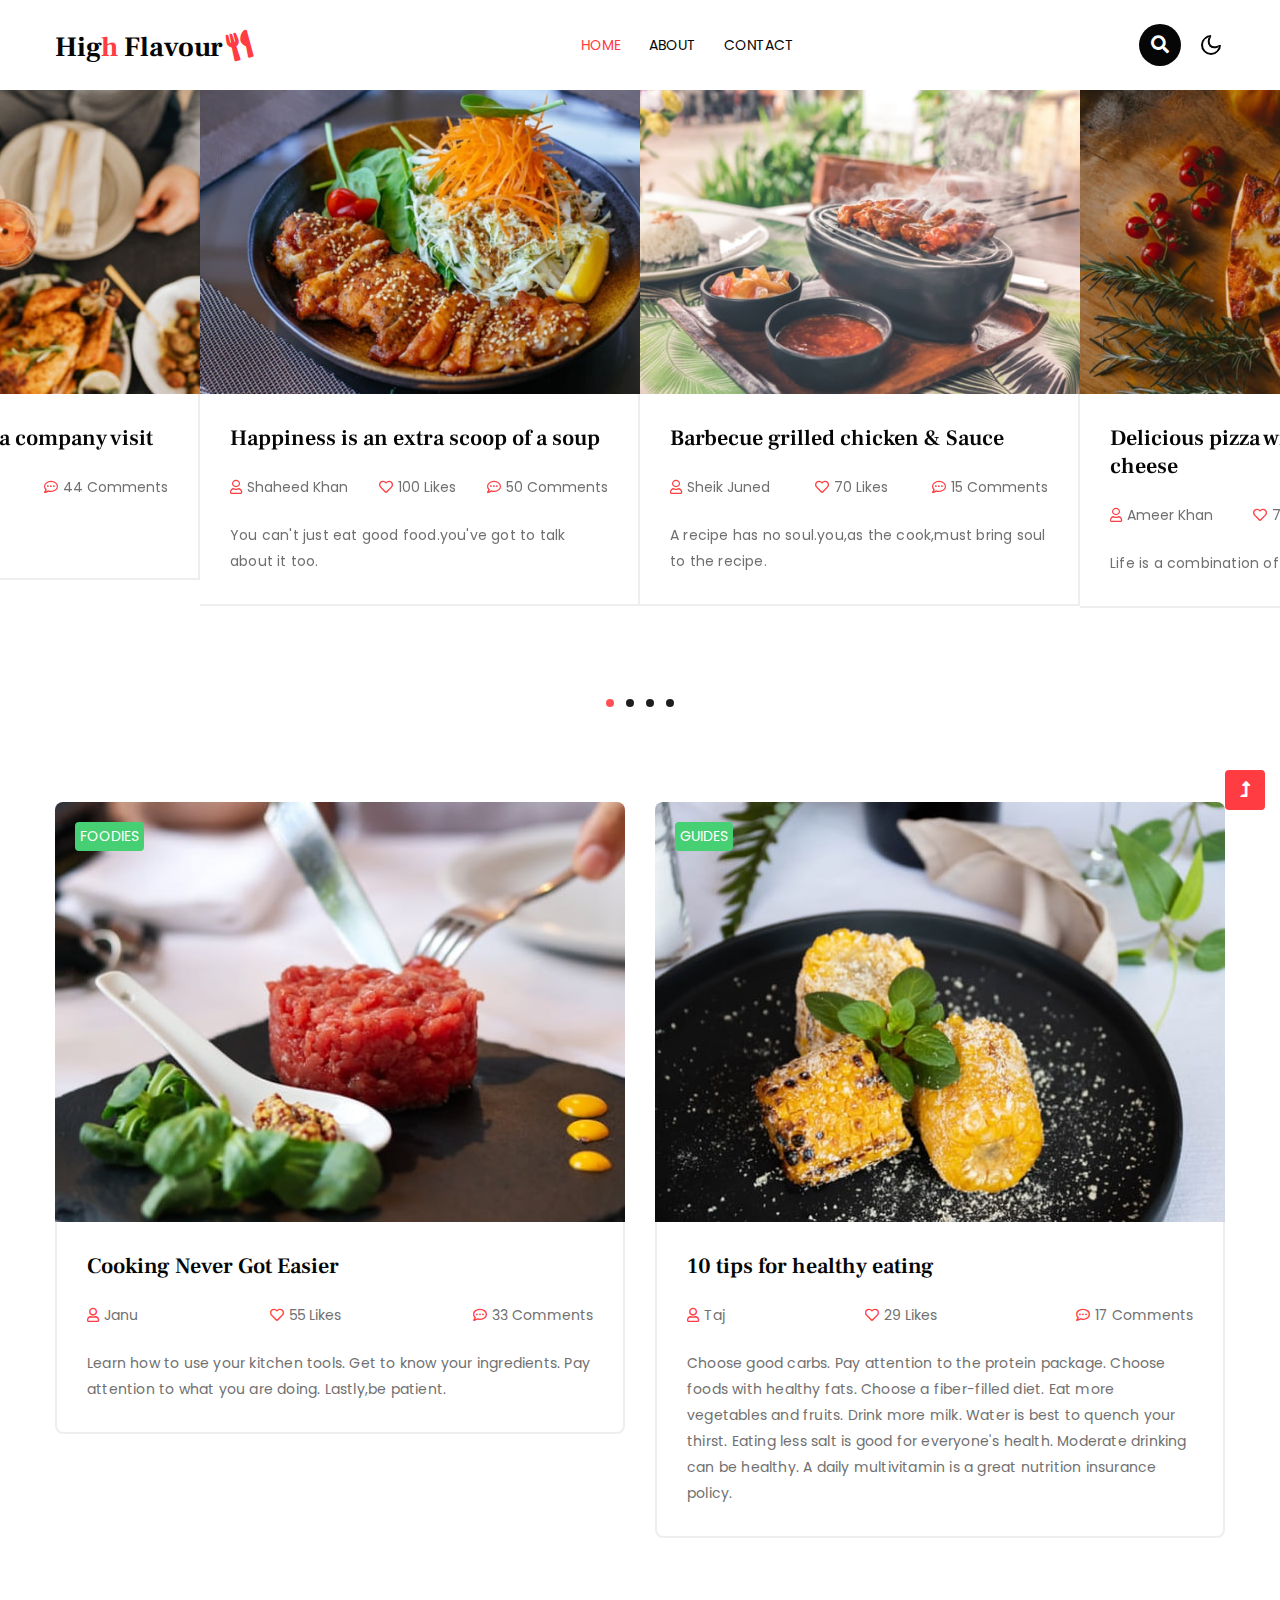
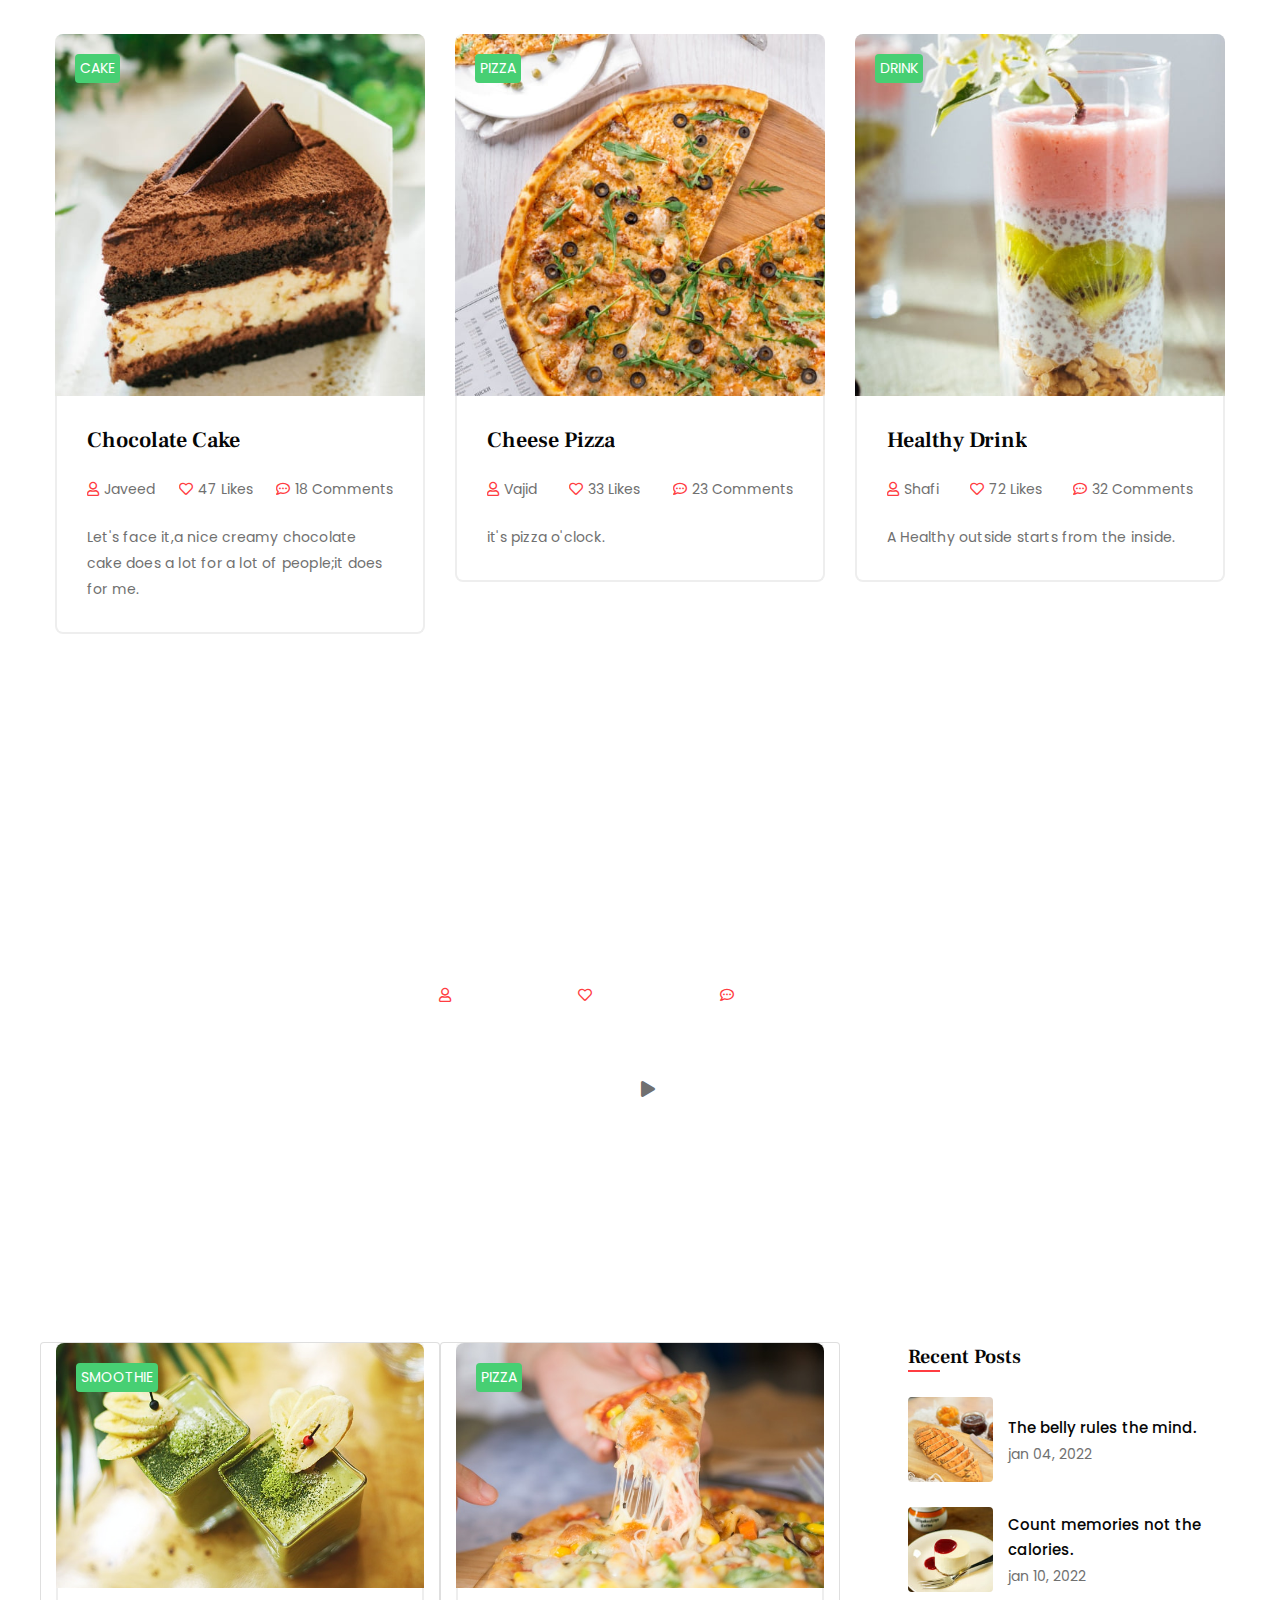
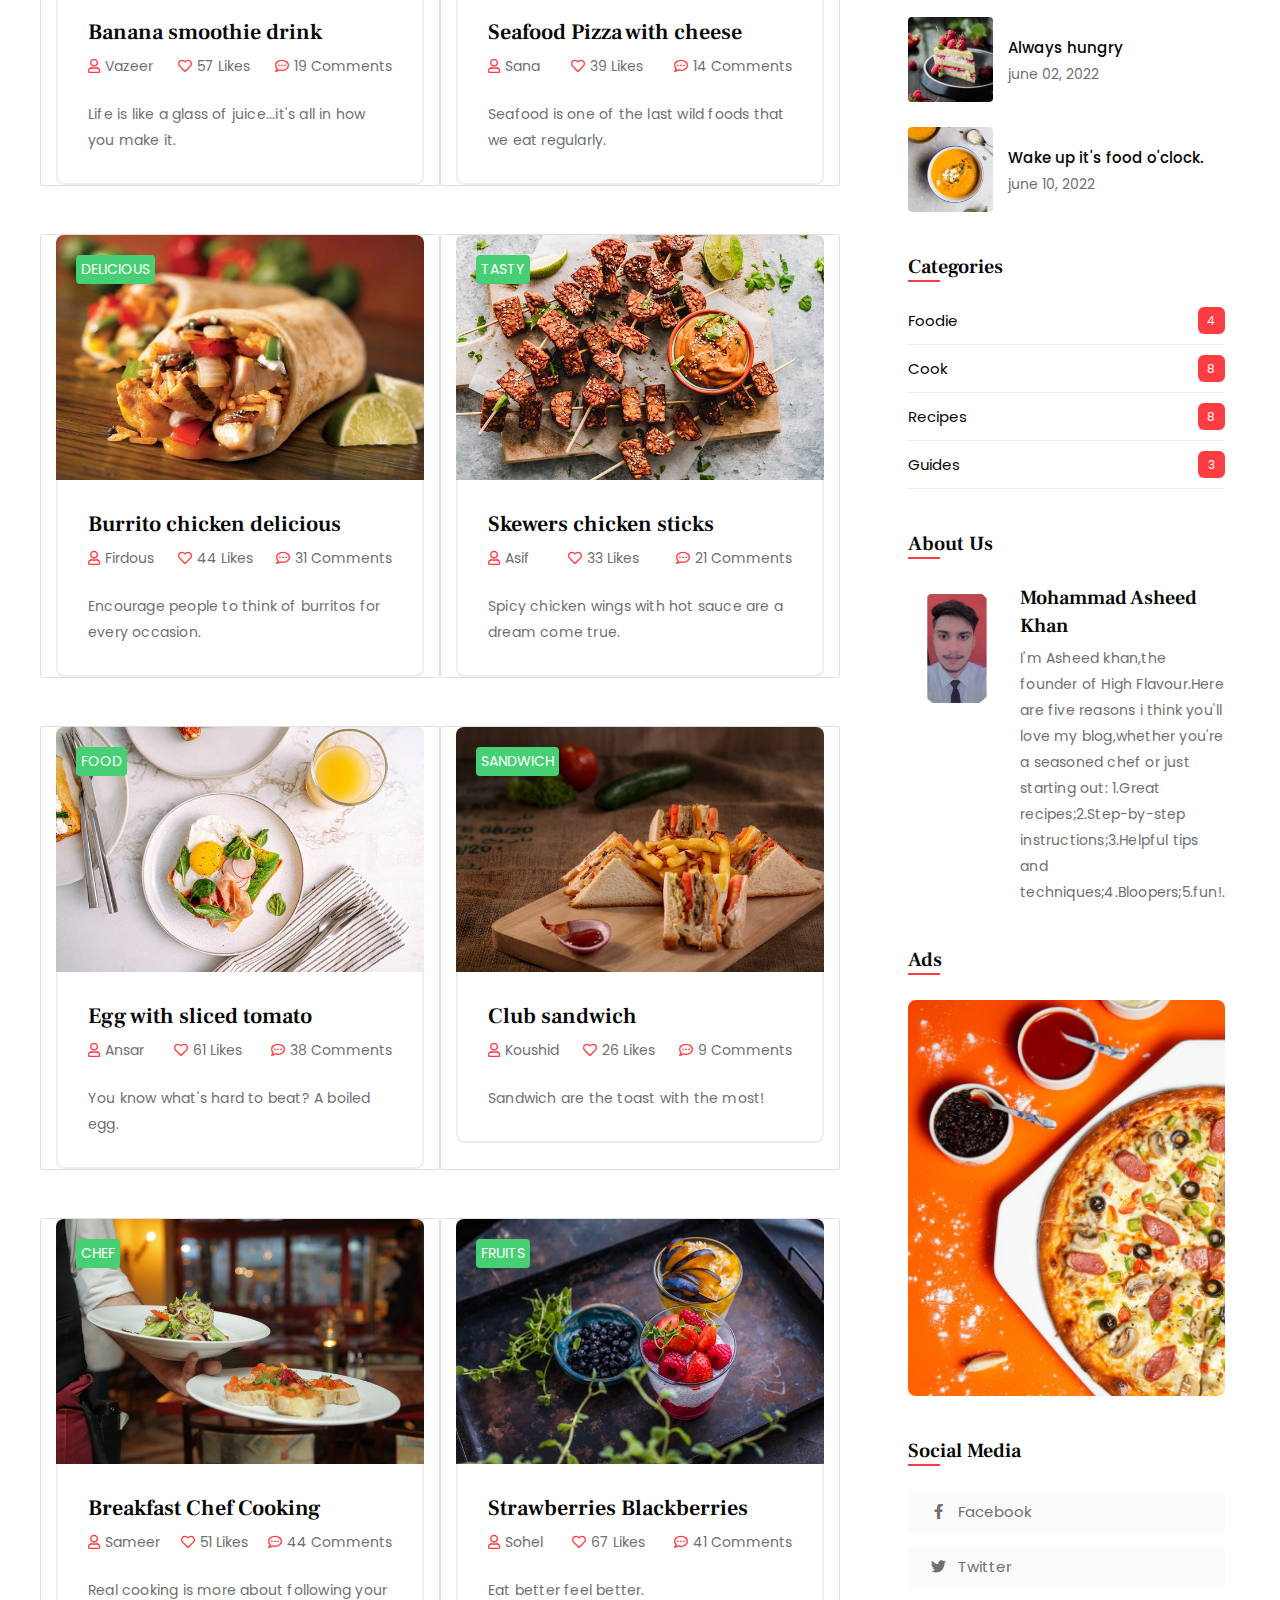
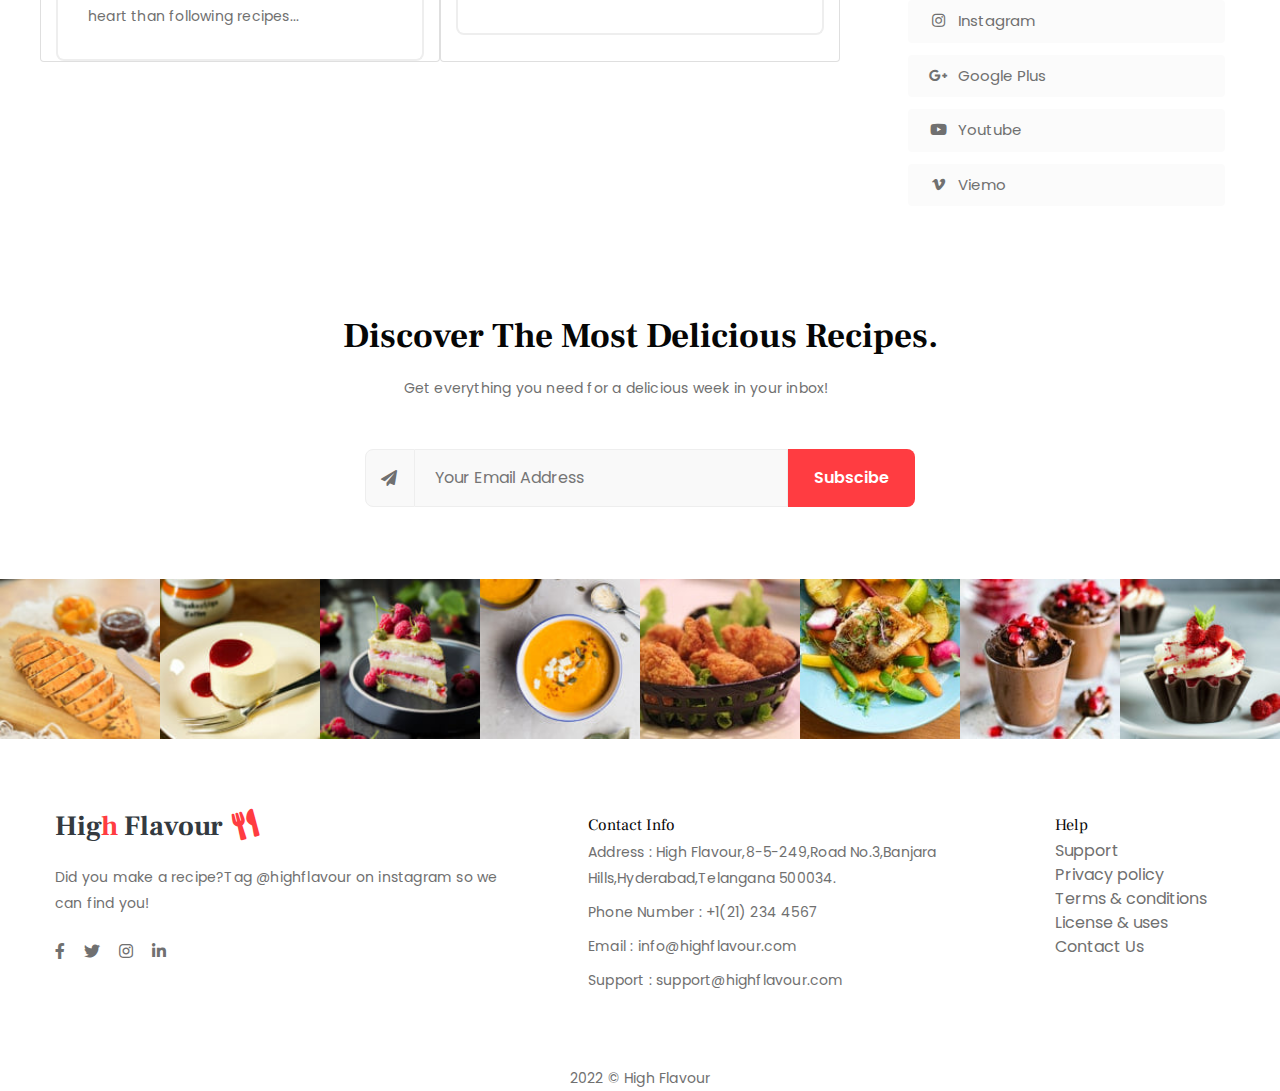
<file: index.html>
<!doctype html>
<html lang="en">

<head>
    <meta charset="utf-8">
    <meta name="viewport" content="width=device-width, initial-scale=1, shrink-to-fit=no">
    <title>High Flavour - Blog Category Bootstrap Responsive Website Template - Home : Asheed</title>
    <link href="//fonts.googleapis.com/css2?family=Frank+Ruhl+Libre:wght@300;400;500;700;900&display=swap"
        rel="stylesheet">
    <link
        href="//fonts.googleapis.com/css2?family=Poppins:ital,wght@0,100;0,200;0,300;0,400;0,500;0,600;0,700;0,800;0,900;1,100;1,200;1,300;1,400;1,500;1,600;1,700;1,800;1,900&display=swap"
        rel="stylesheet">
    <link rel="stylesheet" href="assets/css/style-starter.css">
</head>

<body>
    <header id="site-header" class="fixed-top">
        <div class="container">
            <nav class="navbar navbar-expand-lg stroke">
                <h1>
                    <a class="navbar-brand" href="index.html">
                        Hig<span>h</span> Flavour<i class="fas fa-utensils"></i>
                    </a>
                </h1>
                <button class="navbar-toggler  collapsed bg-gradient" type="button" data-toggle="collapse"
                    data-target="#navbarTogglerDemo02" aria-controls="navbarTogglerDemo02" aria-expanded="false"
                    aria-label="Toggle navigation">
                    <span class="navbar-toggler-icon fa icon-expand fa-bars"></span>
                    <span class="navbar-toggler-icon fa icon-close fa-times"></span>
                </button>

                <div class="collapse navbar-collapse" id="navbarTogglerDemo02">
                    <ul class="navbar-nav mx-lg-auto">
                        <li class="nav-item active">
                            <a class="nav-link" href="index.html">Home <span class="sr-only">(current)</span></a>
                        </li>
                        <li class="nav-item">
                            <a class="nav-link" href="about.html">About</a>
                        </li>
                        <li class="nav-item">
                            <a class="nav-link" href="contact.html">Contact</a>
                        </li>
                    </ul>
                </div>
                <div class="search-right ml-lg-3">
                    <div class="search-container">
                        <form action="/search" method="get">
                            <input class="search expandright" id="searchright" type="search" name="q"
                                placeholder="Search">
                            <label class="button searchbutton" for="searchright"><i class="fas fa-search"></i></label>
                        </form>
                    </div>
                </div>
                <div class="cont-ser-position">
                    <nav class="navigation">
                        <div class="theme-switch-wrapper">
                            <label class="theme-switch" for="checkbox">
                                <input type="checkbox" id="checkbox">
                                <div class="mode-container">
                                    <i class="gg-sun"></i>
                                    <i class="gg-moon"></i>
                                </div>
                            </label>
                        </div>
                    </nav>
                </div>
            </nav>
        </div>
    </header>

    <section class="Asheed-banner-blog py-5">
        <div class="Asheed-main-blog py-4">
            <div class="owl-blog owl-carousel owl-theme">
                <div class="item">
                    <div class="news-img position-relative">
                        <a href="blog-single.html"><img src="assets/images/banner-blog1.jpg" class="img-fluid img-responsive"
                                alt="news image"></a>
                        <div class="title-wrap">
                            <h4 class="title"><a href="blog-single.html">Happiness is an extra scoop of a soup</a></h4>
                            <ul class="admin-list mt-2 mb-4">
                                <li><a href="#blog"><i class="far fa-user"></i>Shaheed Khan
                                    </a></li>
                                <li><a href="#blog"><i class="far fa-heart"></i>100 Likes</a></li>
                                <li><a href="#blog"><i class="far fa-comment-dots"></i>50 Comments</a>
                                </li>
                            </ul>
                            <p>You can't just eat good food.you've got to talk about it too.</p>
                        </div>
                    </div>
                </div>
                <div class="item">
                    <div class="news-img">
                        <a href="blog-single.html"><img src="assets/images/banner-blog2.jpg" class="img-fluid img-responsive"
                                alt="news image"></a>
                        <div class="title-wrap">
                            <h4 class="title"><a href="blog-single.html">Barbecue grilled chicken & Sauce</a></h4>
                            <ul class="admin-list mt-2 mb-4">
                                <li><a href="#blog"><i class="far fa-user"></i>Sheik Juned
                                    </a></li>
                                <li><a href="#blog"><i class="far fa-heart"></i>70 Likes</a></li>
                                <li><a href="#blog"><i class="far fa-comment-dots"></i>15 Comments</a>
                                </li>
                            </ul>
                            <p>A recipe has no soul.you,as the cook,must bring soul to the recipe.</p>
                        </div>
                    </div>
                </div>
                <div class="item">
                    <div class="news-img">
                        <a href="blog-single.html"><img src="assets/images/banner-blog3.jpg" class="img-fluid img-responsive"
                                alt="news image"></a>
                        <div class="title-wrap">
                            <h4 class="title"><a href="blog-single.html">Delicious pizza with mozzarella cheese</a></h4>
                            <ul class="admin-list mt-2 mb-4">
                                <li><a href="#blog"><i class="far fa-user"></i>Ameer khan
                                    </a></li>
                                <li><a href="#blog"><i class="far fa-heart"></i>78 Likes</a></li>
                                <li><a href="#blog"><i class="far fa-comment-dots"></i>34 Comments</a>
                                </li>
                            </ul>
                            <p>Life is a combination of magic and pizza</p>
                        </div>
                    </div>
                </div>
                <div class="item">
                    <div class="news-img">
                        <a href="blog-single.html"><img src="assets/images/banner-blog6.jpg" class="img-fluid img-responsive"
                                alt="news image"></a>
                        <div class="title-wrap">
                            <h4 class="title"><a href="blog-single.html">How to make a quick and easy breakfast?</a></h4>
                            <ul class="admin-list mt-2 mb-4">
                                <li><a href="#blog"><i class="far fa-user"></i>Ayesha
                                    </a></li>
                                <li><a href="#blog"><i class="far fa-heart"></i>98 Likes</a></li>
                                <li><a href="#blog"><i class="far fa-comment-dots"></i>45 Comments</a>
                                </li>
                            </ul>
                            <p>Get people back into the kitchen and combat the trend toward processed food and fast food</p>
                        </div>
                    </div>
                </div>
                <div class="item">
                    <div class="news-img">
                        <a href="blog-single.html"><img src="assets/images/banner-blog5.jpg" class="img-fluid img-responsive"
                                alt="news image"></a>
                        <div class="title-wrap">
                            <h4 class="title"><a href="blog-single.html">Breakfast with Bun & White cream</a></h4>
                            <ul class="admin-list mt-2 mb-4">
                                <li><a href="#blog"><i class="far fa-user"></i>Shama
                                    </a></li>
                                <li><a href="#blog"><i class="far fa-heart"></i>29 Likes</a></li>
                                <li><a href="#blog"><i class="far fa-comment-dots"></i>68 Comments</a>
                                </li>
                            </ul>
                            <p>A good breakfast fuels you up and get you ready for the day. </p>
                        </div>
                    </div>
                </div>
                <div class="item">
                    <div class="news-img">
                        <a href="blog-single.html"><img src="assets/images/banner-blog8.jpg" class="img-fluid img-responsive"
                                alt="news image"></a>
                        <div class="title-wrap">
                            <h4 class="title"><a href="blog-single.html">12 must-eat breakfast egg sandwiches</a></h4>
                            <ul class="admin-list mt-2 mb-4">
                                <li><a href="#blog"><i class="far fa-user"></i>Roshan
                                    </a></li>
                                <li><a href="#blog"><i class="far fa-heart"></i>67 Likes</a></li>
                                <li><a href="#blog"><i class="far fa-comment-dots"></i>55 Comments</a>
                                </li>
                            </ul>
                            <p>Good food is the foundation of genuine happiness.</p>
                        </div>
                    </div>
                </div>
                <div class="item">
                    <div class="news-img">
                        <a href="blog-single.html"><img src="assets/images/banner-blog4.jpg" class="img-fluid img-responsive"
                                alt="news image"></a>
                        <div class="title-wrap">
                            <h4 class="title"><a href="blog-single.html">The plate of rice & cooked meat</a></h4>
                            <ul class="admin-list mt-2 mb-4">
                                <li><a href="#blog"><i class="far fa-user"></i>Althaf
                                    </a></li>
                                <li><a href="#blog"><i class="far fa-heart"></i>76 Likes</a></li>
                                <li><a href="#blog"><i class="far fa-comment-dots"></i>56 Comments</a>
                                </li>
                            </ul>
                            <p>Good food never fail in bringing people together.</p>
                        </div>
                    </div>
                </div>
                <div class="item">
                    <div class="news-img">
                        <a href="blog-single.html"><img src="assets/images/banner-blog7.jpg" class="img-fluid img-responsive"
                                alt="news image"></a>
                        <div class="title-wrap">
                            <h4 class="title"><a href="blog-single.html">Best foods to take for a company visit</a></h4>
                            <ul class="admin-list mt-2 mb-4">
                                <li><a href="#blog"><i class="far fa-user"></i>Mahin
                                    </a></li>
                                <li><a href="#blog"><i class="far fa-heart"></i>88 Likes</a></li>
                                <li><a href="#blog"><i class="far fa-comment-dots"></i>44 Comments</a>
                                </li>
                            </ul>
                            <p>Good food is good mood.</p>
                        </div>
                    </div>
                </div>
            </div>
        </div>
    </section>

    <section class="Asheed-blog-sec py-5">
        <div class="container py-md-5 py-4">
            <div class="row justify-content-center">
                <div class="col-md-6">
                    <div class="blog-info">
                        <div class="position-relative">
                            <a href="#blog">
                                <img class="img-fluid" src="assets/images/banner-b1.jpg" alt="blog-image">
                            </a>
                            <a href="blog-single.html" class="category-style">Foodies</a>
                        </div>
                        <div class="title-wrap title-wrap-2">
                            <h4 class="title"><a href="#blog">Cooking Never Got Easier</a></h4>
                            <ul class="admin-list mt-2 mb-4">
                                <li><a href="#blog"><i class="far fa-user"></i>janu
                                    </a></li>
                                <li><a href="#blog"><i class="far fa-heart"></i>55 Likes</a></li>
                                <li><a href="#blog"><i class="far fa-comment-dots"></i>33 Comments</a>
                                </li>
                            </ul>
                            <p>Learn how to use your kitchen tools.
                               Get to know your ingredients.
                               Pay attention to what you are doing.
                               Lastly,be patient.
                            </p>
                        </div>
                    </div>
                </div>
                <div class="col-md-6 mt-md-0 mt-4">
                    <div class="blog-info">
                        <div class="position-relative">
                            <a href="#blog">
                                <img class="img-fluid" src="assets/images/banner-b2.jpg" alt="blog-image">
                            </a>
                            <a href="blog-single.html" class="category-style">Guides</a>
                        </div>
                        <div class="title-wrap title-wrap-2">
                            <h4 class="title"><a href="#blog">10 tips for healthy eating</a></h4>
                            <ul class="admin-list mt-2 mb-4">
                                <li><a href="#blog"><i class="far fa-user"></i>Taj
                                    </a></li>
                                <li><a href="#blog"><i class="far fa-heart"></i>29 Likes</a></li>
                                <li><a href="#blog"><i class="far fa-comment-dots"></i>17 Comments</a>
                                </li>
                            </ul>
                            <p>Choose good carbs.
                                Pay attention to the protein package.
                                Choose foods with healthy fats.
                                Choose a fiber-filled diet.
                                Eat more vegetables and fruits.
                                Drink more milk.
                                Water is best to quench your thirst.
                                Eating less salt is good for everyone's health.
                                Moderate drinking can be healthy.
                                A daily multivitamin is a great nutrition insurance policy.
                            </p>
                        </div>
                    </div>
                </div>
            </div>
        </div>
    </section>

    <section class="Asheed-blog-sec">
        <div class="container">
            <div class="row justify-content-center">
                <div class="col-xl-4 col-md-6">
                    <div class="blog-info">
                        <div class="position-relative">
                            <a href="#blog">
                                <img class="img-fluid" src="assets/images/banner-bo1.jpg" alt="blog-image">
                            </a>
                            <a href="blog-single.html" class="category-style">Cake</a>
                        </div>
                        <div class="title-wrap title-wrap-2">
                            <h4 class="title"><a href="#blog">Chocolate Cake</a></h4>
                            <ul class="admin-list mt-2 mb-4">
                                <li><a href="#blog"><i class="far fa-user"></i>javeed 
                                    </a></li>
                                <li><a href="#blog"><i class="far fa-heart"></i>47 Likes</a></li>
                                <li><a href="#blog"><i class="far fa-comment-dots"></i>18 Comments</a>
                                </li>
                            </ul>
                            <p>Let's face it,a nice creamy chocolate cake does a lot for a lot of people;it does for me.</p>
                        </div>
                    </div>
                </div>
                <div class="col-xl-4 col-md-6 mt-md-0 mt-4">
                    <div class="blog-info">
                        <div class="position-relative">
                            <a href="#blog">
                                <img class="img-fluid" src="assets/images/banner-bo2.jpg" alt="blog-image">
                            </a>
                            <a href="blog-single.html" class="category-style">Pizza</a>
                        </div>
                        <div class="title-wrap title-wrap-2">
                            <h4 class="title"><a href="#blog">Cheese Pizza</a></h4>
                            <ul class="admin-list mt-2 mb-4">
                                <li><a href="#blog"><i class="far fa-user"></i>Vajid
                                    </a></li>
                                <li><a href="#blog"><i class="far fa-heart"></i>33 Likes</a></li>
                                <li><a href="#blog"><i class="far fa-comment-dots"></i>23 Comments</a>
                                </li>
                            </ul>
                            <p>it's pizza o'clock.</p>
                        </div>
                    </div>
                </div>
                <div class="col-xl-4 col-md-6 mt-xl-0 mt-lg-5 mt-4">
                    <div class="blog-info">
                        <div class="position-relative">
                            <a href="#blog">
                                <img class="img-fluid" src="assets/images/banner-bo3.jpg" alt="blog-image">
                            </a>
                            <a href="blog-single.html" class="category-style">Drink</a>
                        </div>
                        <div class="title-wrap title-wrap-2">
                            <h4 class="title"><a href="#blog">Healthy Drink</a> </h4>
                            <ul class="admin-list mt-2 mb-4">
                                <li><a href="#blog"><i class="far fa-user"></i>Shafi
                                    </a></li>
                                <li><a href="#blog"><i class="far fa-heart"></i>72 Likes</a></li>
                                <li><a href="#blog"><i class="far fa-comment-dots"></i>32 Comments</a>
                                </li>
                            </ul>
                            <p>A Healthy outside starts from the inside.</p>
                        </div>
                    </div>
                </div>
            </div>
        </div>
    </section>



    <section class="Asheed-covers-14 pt-5">
        <div class="container pt-md-5 pt-4">
            <div class="blog-play-Asheed text-center py-5">
                <div class="mx-auto py-5 px-4" style="max-width:450px;">
                    <h3 class="title-style text-white">We don't just cook, we thread you to delicacies...</h3>
                    <ul class="admin-list mt-4 mb-4">
                        <li><a href="#blog" class="text-white"><i class="far fa-user"></i>Saleem
                            </a></li>
                        <li><a href="#blog" class="text-white"><i class="far fa-heart"></i>77 Likes</a></li>
                        <li><a href="#blog" class="text-white"><i class="far fa-comment-dots"></i>28
                                Comments</a>
                        </li>
                    </ul>
                    <div class="video-section mt-5 pt-4 pb-5">
                        
                        <a href="#small-dialog" class="popup-with-zoom-anim play-view text-center pl-3">
                            <span class="video-play-icon">
                                
                                <span class="fas fa-play"></span>
                            </span>
                        </a>
                        
                        <div id="small-dialog" class="zoom-anim-dialog mfp-hide">
                            <iframe src="https://player.vimeo.com/video/192089758" frameborder="20"
                                allow="autoplay; fullscreen" allowfullscreen></iframe>
                        </div>
                        
                    </div>
                </div>
            </div>
        </div>
    </section>
    

    
    <section class="Asheed-text-11 py-5">
        <div class="container py-md-5 py-4">
            <div class="row">
                <div class="col-lg-8 text11-content">
                    <div class="row">
                        <div class="col-sm-6 card">
                            <div class="card-header p-0 position-relative border-0">
                                <a href="#blog">
                                    <img class="card-img-bottom d-block radius-image" src="assets/images/blog1.jpg"
                                        alt="Card image cap">
                                </a>
                                <a href="blog-single.html" class="category-style">Smoothie</a>
                            </div>
                            <div class="title-wrap title-wrap-2">
                                <h4 class="title"><a href="#blog">Banana smoothie drink</a></h4>
                                <ul class="admin-list mt-2 mb-4">
                                    <li><a href="#blog"><i class="far fa-user"></i>Vazeer
                                        </a></li>
                                    <li><a href="#blog"><i class="far fa-heart"></i>57 Likes</a></li>
                                    <li><a href="#blog"><i class="far fa-comment-dots"></i>19 Comments</a>
                                    </li>
                                </ul>
                                <p>Life is like a glass of juice...it's all in how you make it.
                                </p>
                            </div>
                        </div>
                        <div class="col-sm-6 card mt-sm-0 mt-4">
                            <div class="card-header p-0 position-relative border-0">
                                <a href="#blog">
                                    <img class="card-img-bottom d-block radius-image" src="assets/images/blog2.jpg"
                                        alt="Card image cap">
                                </a>
                                <a href="blog-single.html" class="category-style">Pizza</a>
                            </div>
                            <div class="title-wrap title-wrap-2">
                                <h4 class="title"><a href="#blog">Seafood Pizza with cheese</a></h4>
                                <ul class="admin-list mt-2 mb-4">
                                    <li><a href="#blog"><i class="far fa-user"></i>sana
                                        </a></li>
                                    <li><a href="#blog"><i class="far fa-heart"></i>39 Likes</a></li>
                                    <li><a href="#blog"><i class="far fa-comment-dots"></i>14 Comments</a>
                                    </li>
                                </ul>
                                <p>Seafood is one of the last wild foods that we eat regularly.
                                </p>
                            </div>
                        </div>
                        <div class="col-sm-6 card mt-lg-5 mt-4">
                            <div class="card-header p-0 position-relative border-0">
                                <a href="#blog">
                                    <img class="card-img-bottom d-block radius-image" src="assets/images/blog3.jpg"
                                        alt="Card image cap">
                                </a>
                                <a href="blog-single.html" class="category-style">Delicious</a>
                            </div>
                            <div class="title-wrap title-wrap-2">
                                <h4 class="title"><a href="#blog">Burrito chicken delicious </a></h4>
                                <ul class="admin-list mt-2 mb-4">
                                    <li><a href="#blog"><i class="far fa-user"></i>firdous
                                        </a></li>
                                    <li><a href="#blog"><i class="far fa-heart"></i>44 Likes</a></li>
                                    <li><a href="#blog"><i class="far fa-comment-dots"></i>31 Comments</a>
                                    </li>
                                </ul>
                                <p>Encourage people to think of burritos for every occasion.
                                </p>
                            </div>
                        </div>
                        <div class="col-sm-6 card mt-lg-5 mt-4">
                            <div class="card-header p-0 position-relative border-0">
                                <a href="#blog">
                                    <img class="card-img-bottom d-block radius-image" src="assets/images/blog4.jpg"
                                        alt="Card image cap">
                                </a>
                                <a href="blog-single.html" class="category-style">Tasty</a>
                            </div>
                            <div class="title-wrap title-wrap-2">
                                <h4 class="title"><a href="#blog">Skewers chicken sticks</a></h4>
                                <ul class="admin-list mt-2 mb-4">
                                    <li><a href="#blog"><i class="far fa-user"></i>Asif
                                        </a></li>
                                    <li><a href="#blog"><i class="far fa-heart"></i>33 Likes</a></li>
                                    <li><a href="#blog"><i class="far fa-comment-dots"></i>21 Comments</a>
                                    </li>
                                </ul>
                                <p>Spicy chicken wings with hot sauce are a dream come true.
                                </p>
                            </div>
                        </div>
                        <div class="col-sm-6 card mt-lg-5 mt-4">
                            <div class="card-header p-0 position-relative border-0">
                                <a href="#blog">
                                    <img class="card-img-bottom d-block radius-image" src="assets/images/blog5.jpg"
                                        alt="Card image cap">
                                </a>
                                <a href="blog-single.html" class="category-style">Food</a>
                            </div>
                            <div class="title-wrap title-wrap-2">
                                <h4 class="title"><a href="#blog">Egg with sliced tomato</a></h4>
                                <ul class="admin-list mt-2 mb-4">
                                    <li><a href="#blog"><i class="far fa-user"></i>Ansar
                                        </a></li>
                                    <li><a href="#blog"><i class="far fa-heart"></i>61 Likes</a></li>
                                    <li><a href="#blog"><i class="far fa-comment-dots"></i>38 Comments</a>
                                    </li>
                                </ul>
                                <p>You know what's hard to beat? A boiled egg.
                                </p>
                            </div>
                        </div>
                        <div class="col-sm-6 card mt-lg-5 mt-4">
                            <div class="card-header p-0 position-relative border-0">
                                <a href="#blog">
                                    <img class="card-img-bottom d-block radius-image" src="assets/images/blog6.jpg"
                                        alt="Card image cap">
                                </a>
                                <a href="blog-single.html" class="category-style">Sandwich</a>
                            </div>
                            <div class="title-wrap title-wrap-2">
                                <h4 class="title"><a href="#blog">Club sandwich </a></h4>
                                <ul class="admin-list mt-2 mb-4">
                                    <li><a href="#blog"><i class="far fa-user"></i>Koushid
                                        </a></li>
                                    <li><a href="#blog"><i class="far fa-heart"></i>26 Likes</a></li>
                                    <li><a href="#blog"><i class="far fa-comment-dots"></i>9 Comments</a>
                                    </li>
                                </ul>
                                <p>Sandwich are the toast with the most!
                                </p>
                            </div>
                        </div>
                        <div class="col-sm-6 card mt-lg-5 mt-4">
                            <div class="card-header p-0 position-relative border-0">
                                <a href="#blog">
                                    <img class="card-img-bottom d-block radius-image" src="assets/images/blog7.jpg"
                                        alt="Card image cap">
                                </a>
                                <a href="blog-single.html" class="category-style">Chef</a>
                            </div>
                            <div class="title-wrap title-wrap-2">
                                <h4 class="title"><a href="#blog">Breakfast Chef Cooking</a></h4>
                                <ul class="admin-list mt-2 mb-4">
                                    <li><a href="#blog"><i class="far fa-user"></i>Sameer
                                        </a></li>
                                    <li><a href="#blog"><i class="far fa-heart"></i>51 Likes</a></li>
                                    <li><a href="#blog"><i class="far fa-comment-dots"></i>44 Comments</a>
                                    </li>
                                </ul>
                                <p>Real cooking is more about following your heart than following recipes...
                                </p>
                            </div>
                        </div>
                        <div class="col-sm-6 card mt-lg-5 mt-4">
                            <div class="card-header p-0 position-relative border-0">
                                <a href="#blog">
                                    <img class="card-img-bottom d-block radius-image" src="assets/images/blog8.jpg"
                                        alt="Card image cap">
                                </a>
                                <a href="blog-single.html" class="category-style">Fruits</a>
                            </div>
                            <div class="title-wrap title-wrap-2">
                                <h4 class="title"><a href="#blog">Strawberries Blackberries</a></h4>
                                <ul class="admin-list mt-2 mb-4">
                                    <li><a href="#blog"><i class="far fa-user"></i>Sohel
                                        </a></li>
                                    <li><a href="#blog"><i class="far fa-heart"></i>67 Likes</a></li>
                                    <li><a href="#blog"><i class="far fa-comment-dots"></i>41 Comments</a>
                                    </li>
                                </ul>
                                <p>Eat better feel better.
                                </p>
                            </div>
                        </div>
                    </div>
                </div>
                <div class="sidebar-side col-lg-4 pl-lg-5 mt-lg-0 mt-5">
                    <aside class="sidebar">
                    
                        <div class="sidebar-widget popular-posts">
                            <div class="sidebar-title">
                                <h4>Recent Posts</h4>
                            </div>
                            <article class="post">
                                <img src="assets/images/blog-s1.jpg" alt="">
                                <div class="text">
                                    <a href="#blog">The belly rules the mind.</a>
                                    <div class="post-info">jan 04, 2022</div>
                                </div>
                            </article>

                            <article class="post">
                                <img src="assets/images/blog-s2.jpg" alt="">
                                <div class="text">
                                    <a href="#blog">Count memories not the calories. </a>
                                    <div class="post-info">jan 10, 2022</div>
                                </div>

                            </article>

                            <article class="post">
                                <img src="assets/images/blog-s3.jpg" alt="">
                                <div class="text"><a href="#blog">Always hungry</a>
                                    <div class="post-info">june 02, 2022</div>
                                </div>
                            </article>

                            <article class="post">
                                <img src="assets/images/blog-s4.jpg" alt="">
                                <div class="text"><a href="#blog">Wake up it's food o'clock.</a>
                                    <div class="post-info">june 10, 2022</div>
                                </div>
                            </article>
                        </div>

                        
                        <div class="sidebar-widget sidebar-blog-category">
                            <div class="sidebar-title">
                                <h4>Categories</h4>
                            </div>
                            <ul class="blog-cat">
                                <li><a href="#link">Foodie
                                        <label>4</label></a></li>
                                <li><a href="#link">Cook
                                        <label>8</label></a></li>
                                <li><a href="#link"> Recipes
                                        <label>8</label></a></li>
                                <li><a href="#link"> Guides
                                        <label>3</label></a></li>
                            </ul>
                        </div>

                    
                        <div class="sidebar-widget about-widget">
                            <div class="sidebar-title">
                                <h4>About Us</h4>
                            </div>
                            <div class="d-flex">
                                <div class="img-about-w3 mr-3">
                                    <img src="assets/images/asheed.jpg" alt="" class="img-fluid" />
                                </div>
                                <div class="right-ab-block">
                                    <h3>Mohammad Asheed Khan</h3>
                                    <p>I'm Asheed khan,the founder of High Flavour.Here are five reasons i think you'll love my blog,whether you're a seasoned chef or just starting out:         1.Great recipes;2.Step-by-step instructions;3.Helpful tips and techniques;4.Bloopers;5.fun!.</p>
                                </div>
                            </div>
                        </div>

                        
                        <div class="sidebar-widget">
                            <div class="sidebar-title">
                                <h4>Ads</h4>
                            </div>
                            <div class="ads-img-ab">
                                <a href="#blog"><img src="assets/images/ads.jpg" class="img-fluid" alt="" /></a>
                            </div>
                        </div>
                        
                        <div class="sidebar-widget social-style">
                            <div class="sidebar-title">
                                <h4>Social Media</h4>
                            </div>
                            <a href="#facebook"><i class="fab fa-facebook-f"></i>Facebook</a>
                            <a href="#twitter"><i class="fab fa-twitter"></i>Twitter</a>
                            <a href="#instagram"><i class="fab fa-instagram"></i>Instagram</a>
                            <a href="#googleplus"><i class="fab fa-google-plus-g"></i>Google Plus</a>
                            <a href="#youtube"><i class="fab fa-youtube"></i>Youtube</a>
                            <a href="#viemo"><i class="fab fa-vimeo-v"></i>Viemo</a>
                        </div>

                    </aside>
                </div>
            </div>
        </div>
    </section>
    

    
    <section class="Asheed-project pb-5" id="subscribe">
        <div class="container pb-4">
            <div class="bottom-info">
                <div class="header-section text-center">
                    <h3 class="title-style">Discover the most delicious recipes.</h3>
                    <p class="mt-3 pr-lg-5">Get everything you need for a delicious week in your inbox!</p>
                </div>
                <form action="#" class="subscribe mt-5" method="post">
                    <div class="input-group-text"><i class="fas fa-paper-plane"></i></div>
                    <input type="email" name="email" placeholder="Your Email Address" required="">
                    <button class="btn btn-style">Subscibe</button>
                </form>
            </div>
        </div>
    </section>
    

    
    <div class="projects" id="special">
        <div class="projects-grids">
            <div class="istagram-feeds">
                <div class="projects-Asheed-grid-info">
                    <a href="blog-single.html"><img src="assets/images/blog-s1.jpg" class="img-fluid" alt="" />
                        <div class="content-overlay"></div>
                        <div class="content-details fadeIn-top">
                            <span class="fab fa-instagram"></span>
                        </div>
                    </a>
                </div>
                <div class="projects-Asheed-grid-info">
                    <a href="blog-single.html"><img src="assets/images/blog-s2.jpg" class="img-fluid" alt="" />
                        <div class="content-overlay"></div>
                        <div class="content-details fadeIn-top">
                            <span class="fab fa-instagram"></span>
                        </div>
                    </a>
                </div>
                <div class="projects-Asheed-grid-info">
                    <a href="blog-single.html"><img src="assets/images/blog-s3.jpg" class="img-fluid" alt="" />
                        <div class="content-overlay"></div>
                        <div class="content-details fadeIn-top">
                            <span class="fab fa-instagram"></span>
                        </div>
                    </a>
                </div>
                <div class="projects-Asheed-grid-info">
                    <a href="blog-single.html"><img src="assets/images/blog-s4.jpg" class="img-fluid" alt="" />
                        <div class="content-overlay"></div>
                        <div class="content-details fadeIn-top">
                            <span class="fab fa-instagram"></span>
                        </div>
                    </a>
                </div>
                <div class="projects-Asheed-grid-info">
                    <a href="blog-single.html"><img src="assets/images/blog-s5.jpg" class="img-fluid" alt="" />
                        <div class="content-overlay"></div>
                        <div class="content-details fadeIn-top">
                            <span class="fab fa-instagram"></span>
                        </div>
                    </a>
                </div>
                <div class="projects-Asheed-grid-info">
                    <a href="blog-single.html"><img src="assets/images/blog-s6.jpg" class="img-fluid" alt="" />
                        <div class="content-overlay"></div>
                        <div class="content-details fadeIn-top">
                            <span class="fab fa-instagram"></span>
                        </div>
                    </a>
                </div>
                <div class="projects-Asheed-grid-info">
                    <a href="blog-single.html"><img src="assets/images/blog-s8.jpg" class="img-fluid" alt="" />
                        <div class="content-overlay"></div>
                        <div class="content-details fadeIn-top">
                            <span class="fab fa-instagram"></span>
                        </div>
                    </a>
                </div>
                <div class="projects-w3l-grid-info">
                    <a href="blog-single.html"><img src="assets/images/blog-s7.jpg" class="img-fluid" alt="" />
                        <div class="content-overlay"></div>
                        <div class="content-details fadeIn-top">
                            <span class="fab fa-instagram"></span>
                        </div>
                    </a>
                </div>
            </div>
        </div>
    </div>
    

    
    <footer class="Asheed-footer-29-main">
        <div class="footer-29 py-5">
            <div class="container py-sm-4">
                <div class="row footer-top-29">
                    <div class="col-lg-5 col-md-6 footer-list-29 footer-1">
                        <h2 class="mb-4">
                            <a class="footer-logo text-dark" href="index.html">
                                Hig<span>h</span> Flavour <i class="fas fa-utensils"></i>
                            </a>
                        </h2>
                        <p>Did you make a recipe?Tag @highflavour on instagram so we can find you!</p>
                        <div class="main-social-footer-29 mt-md-4 mt-3">
                            <a href="#facebook" class="facebook"><i class="fab fa-facebook-f"></i></a>
                            <a href="#twitter" class="twitter"><i class="fab fa-twitter"></i></a>
                            <a href="#instagram" class="instagram"><i class="fab fa-instagram"></i></a>
                            <a href="#linkedin" class="linkedin"><i class="fab fa-linkedin-in"></i></a>
                        </div>
                    </div>

                    <div class="col-xl-5 col-lg-4 col-md-6 footer-list-29 footer-1 px-xl-5 mt-md-0 mt-5">
                        <h6 class="footer-title-29">Contact Info </h6>
                        <p class="mb-2">Address : High Flavour,8-5-249,Road No.3,Banjara Hills,Hyderabad,Telangana 500034.
                        </p>
                        <p class="mb-2">Phone Number : <a href="tel:+1(21) 234 4567">+1(21) 234 4567</a></p>
                        <p class="mb-2">Email : <a href="mailto:info@highflavour.com">info@highflavour.com</a></p>
                        <p>Support : <a href="mailto:support@highflavour.com">support@highflavour.com</a></p>
                    </div>

                    <div class="col-xl-2 col-lg-3 col-md-6 col-sm-5 col-6 footer-list-29 footer-2 mt-lg-0 mt-5">
                        <ul>
                            <h6 class="footer-title-29">Help</h6>
                            <li><a href="#support">Support</a></li>
                            <li><a href="#privacy">Privacy policy</a></li>
                            <li><a href="#terms">Terms & conditions</a></li>
                            <li><a href="#license">License & uses</a></li>
                            <li><a href="contact.html">Contact Us</a></li>
                        </ul>
                    </div>
                </div>
            </div>
        </div>
        
        <section class="Asheed-copyright text-center">
            <div class="container">
                <p class="copy-footer-29">2022 © High Flavour</p>
            </div>
        </section>
        
    </footer>
    

    
    <button onclick="topFunction()" id="movetop" title="Go to top">
        <span class="fas fa-level-up-alt" aria-hidden="true"></span>
    </button>
    <script>
        
        window.onscroll = function () {
            scrollFunction()
        };

        function scrollFunction() {
            if (document.body.scrollTop > 20 || document.documentElement.scrollTop > 20) {
                document.getElementById("movetop").style.display = "block";
            } else {
                document.getElementById("movetop").style.display = "none";
            }
        }

        
        function topFunction() {
            document.body.scrollTop = 0;
            document.documentElement.scrollTop = 0;
        }
    </script>
    

    
    <script src="assets/js/jquery-3.3.1.min.js"></script>

    
    <script src="assets/js/owl.carousel.js"></script>
    <script>
        $(document).ready(function () {
            $('.owl-blog').owlCarousel({
                stagePadding: 200,
                loop: true,
                nav: false,
                responsiveClass: true,
                autoplay: true,
                autoplayTimeout: 5000,
                autoplaySpeed: 1000,
                autoplayHoverPause: false,
                responsive: {
                    0: {
                        items: 1,
                        stagePadding: 40,
                        nav: false
                    },
                    480: {
                        items: 1,
                        stagePadding: 40,
                        nav: true
                    },
                    667: {
                        items: 2,
                        stagePadding: 50,
                        nav: true
                    },
                    1000: {
                        items: 2,
                        nav: true
                    }
                }
            })
        })
    </script>
    

    
    <script src="assets/js/jquery.magnific-popup.min.js"></script>
    <script>
        $(document).ready(function () {
            $('.popup-with-zoom-anim').magnificPopup({
                type: 'inline',

                fixedContentPos: false,
                fixedBgPos: true,

                overflowY: 'auto',

                closeBtnInside: true,
                preloader: false,

                midClick: true,
                removalDelay: 300,
                mainClass: 'my-mfp-zoom-in'
            });

            $('.popup-with-move-anim').magnificPopup({
                type: 'inline',

                fixedContentPos: false,
                fixedBgPos: true,

                overflowY: 'auto',

                closeBtnInside: true,
                preloader: false,

                midClick: true,
                removalDelay: 300,
                mainClass: 'my-mfp-slide-bottom'
            });
        });
    </script>
    

    
    <script src="assets/js/theme-change.js"></script>
    

    
    <script>
        $(window).on("scroll", function () {
            var scroll = $(window).scrollTop();

            if (scroll >= 80) {
                $("#site-header").addClass("nav-fixed");
            } else {
                $("#site-header").removeClass("nav-fixed");
            }
        });

        
        $(".navbar-toggler").on("click", function () {
            $("header").toggleClass("active");
        });
        $(document).on("ready", function () {
            if ($(window).width() > 991) {
                $("header").removeClass("active");
            }
            $(window).on("resize", function () {
                if ($(window).width() > 991) {
                    $("header").removeClass("active");
                }
            });
        });
    </script>
    

    
    <script>
        $(function () {
            $('.navbar-toggler').click(function () {
                $('body').toggleClass('noscroll');
            })
        });
    </script>
    

    
    <script src="assets/js/bootstrap.min.js"></script>
    
    
</body>

</html>
</file>
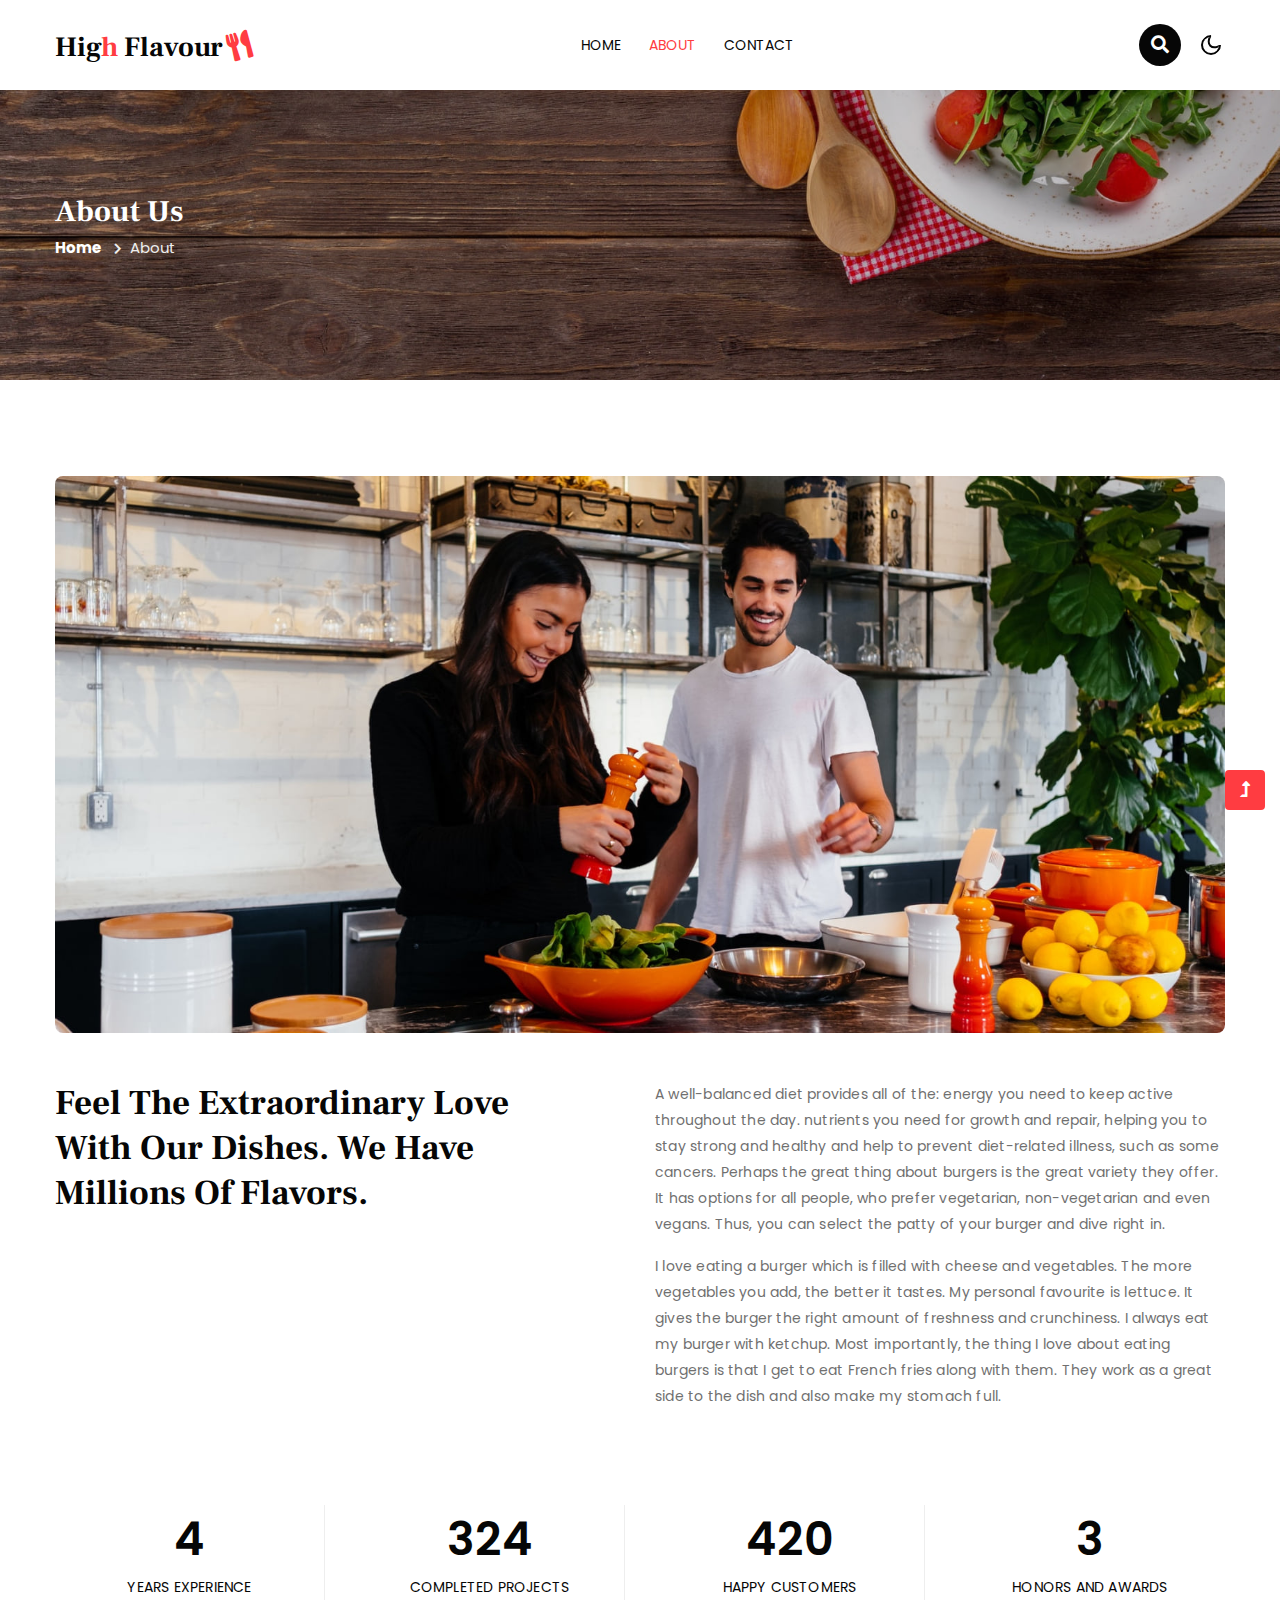
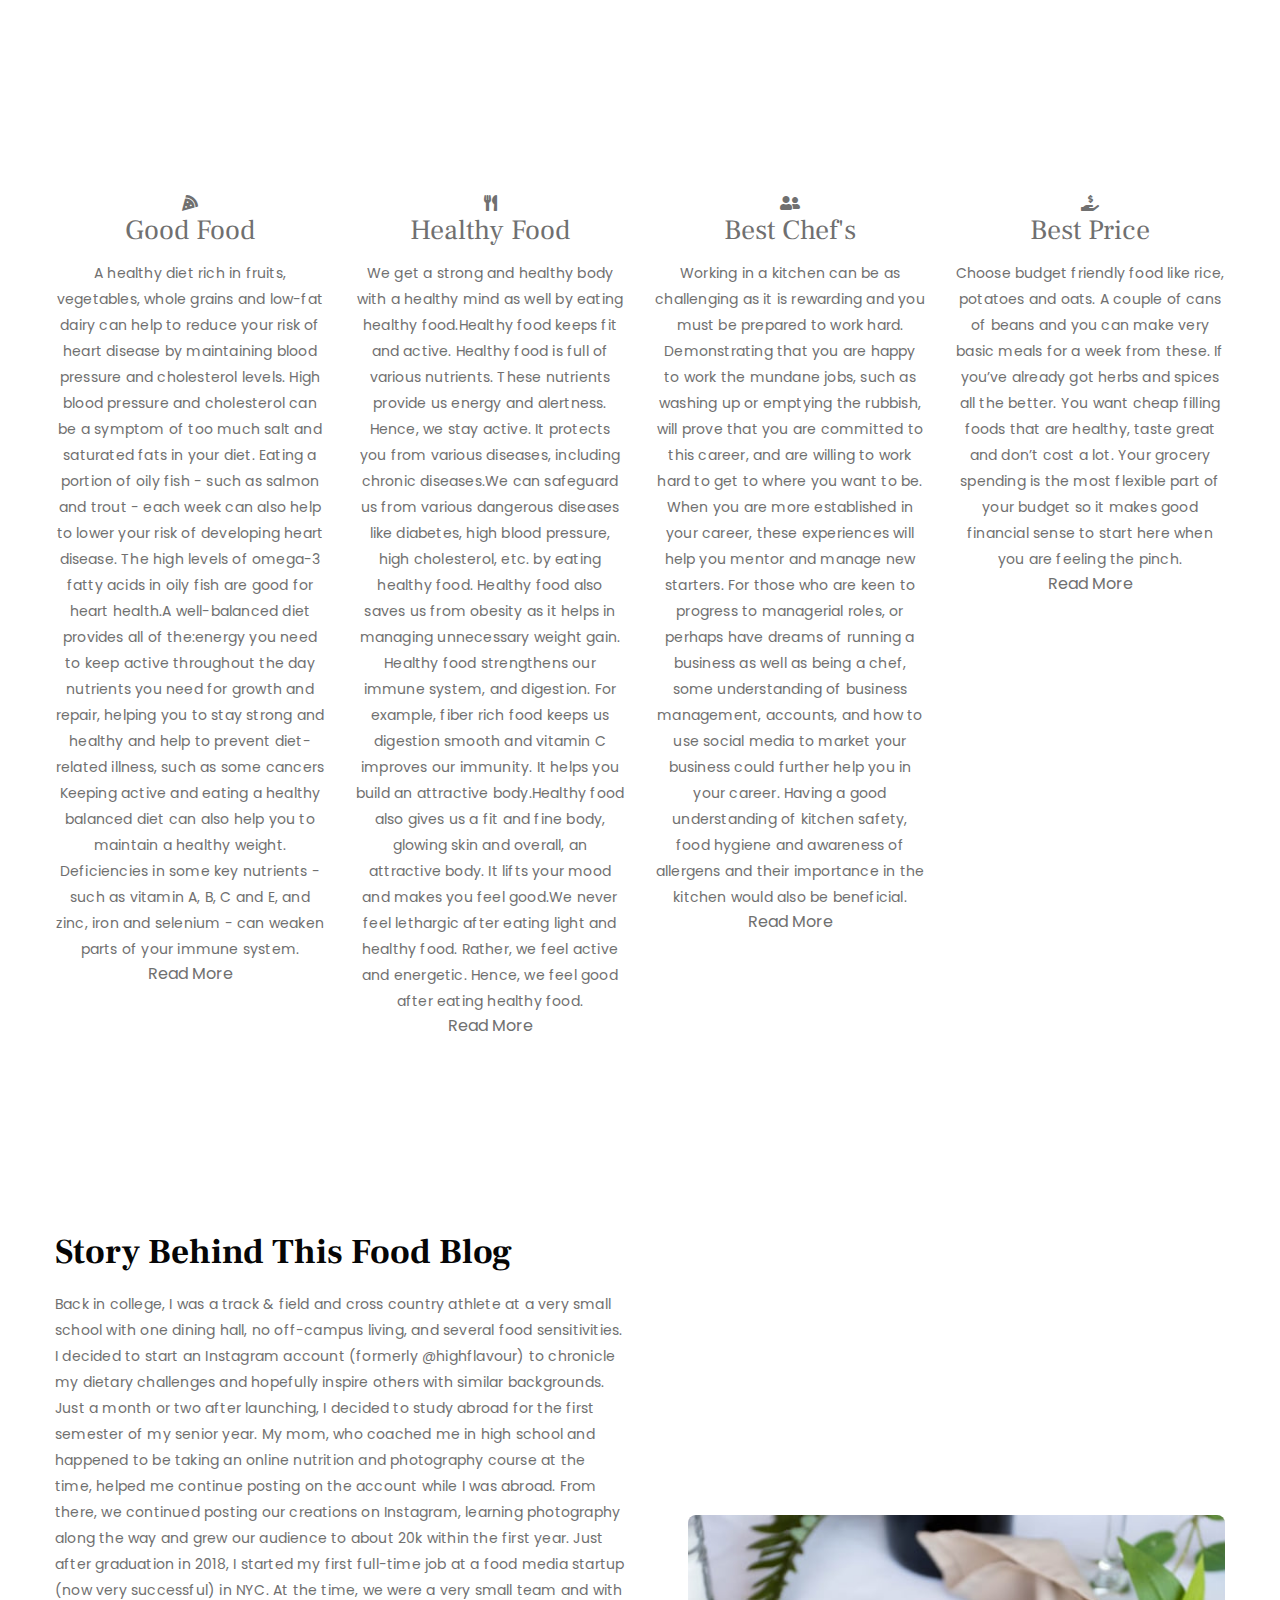
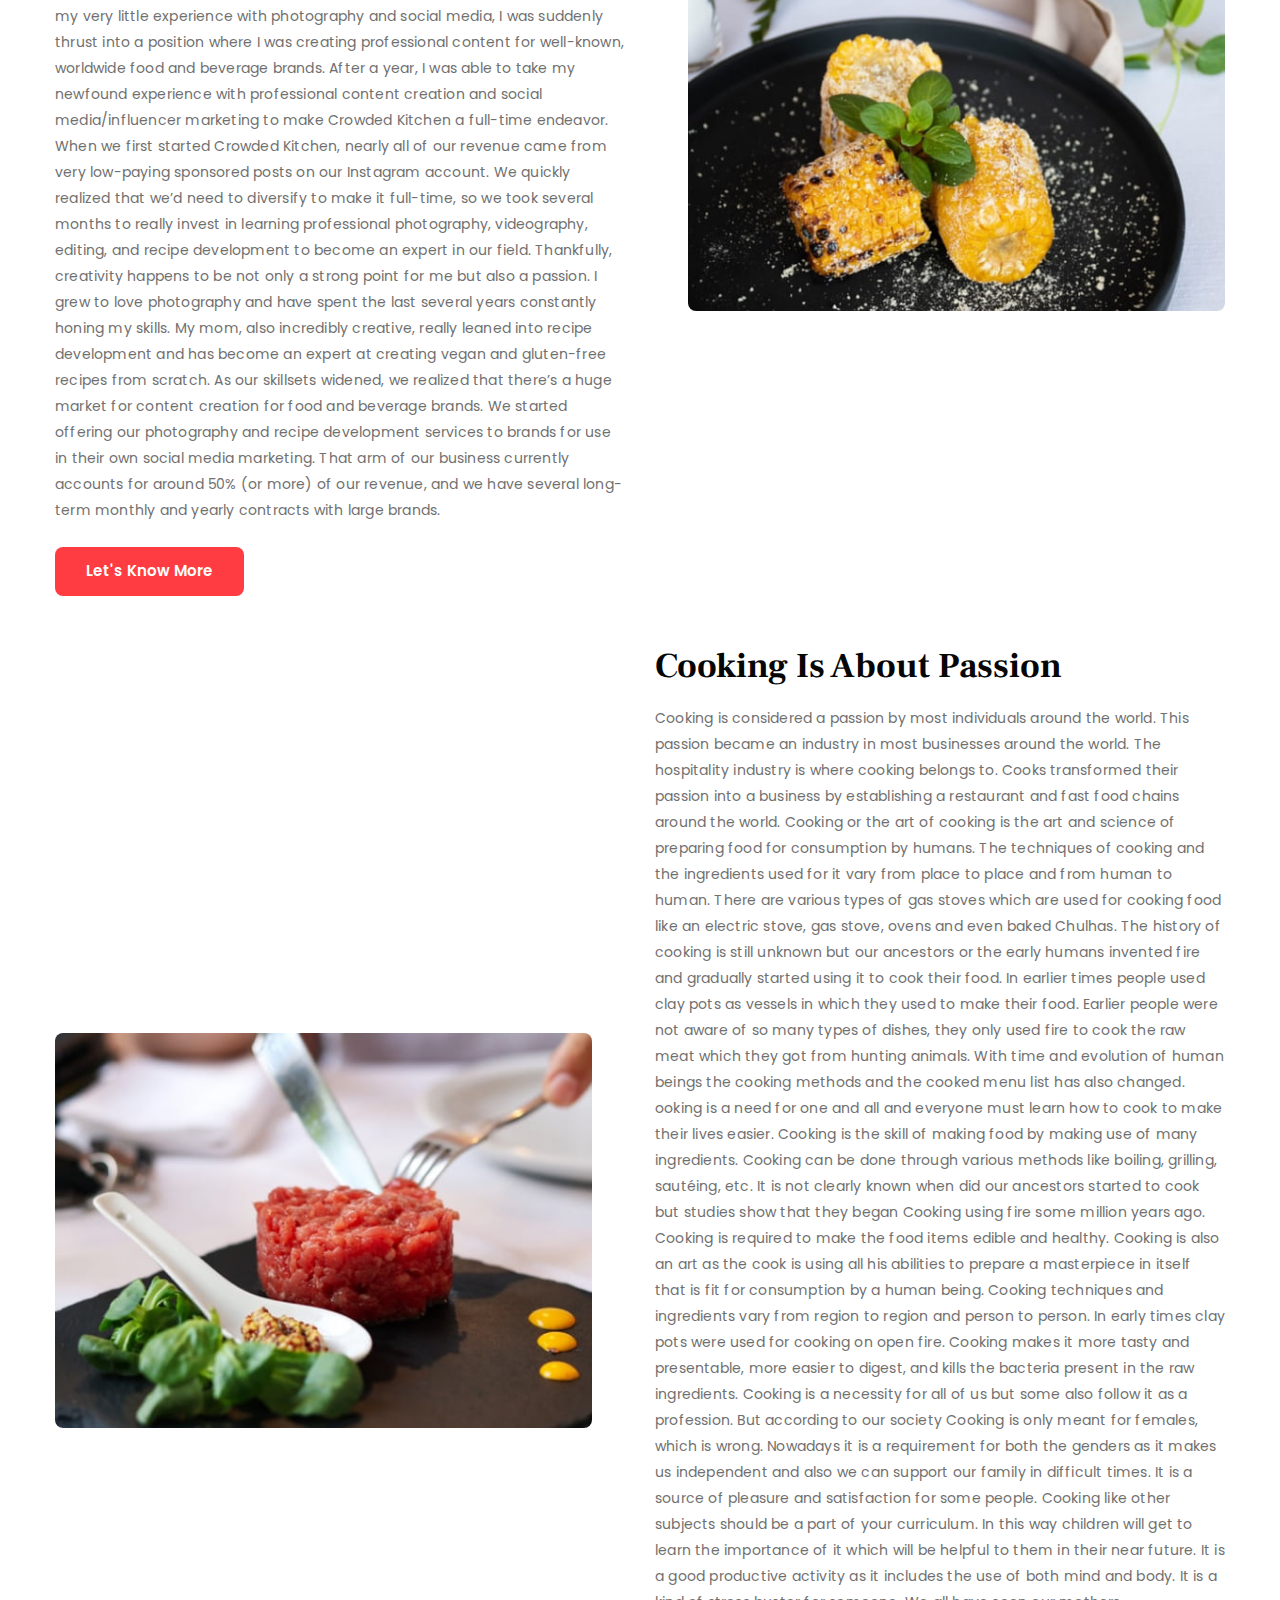
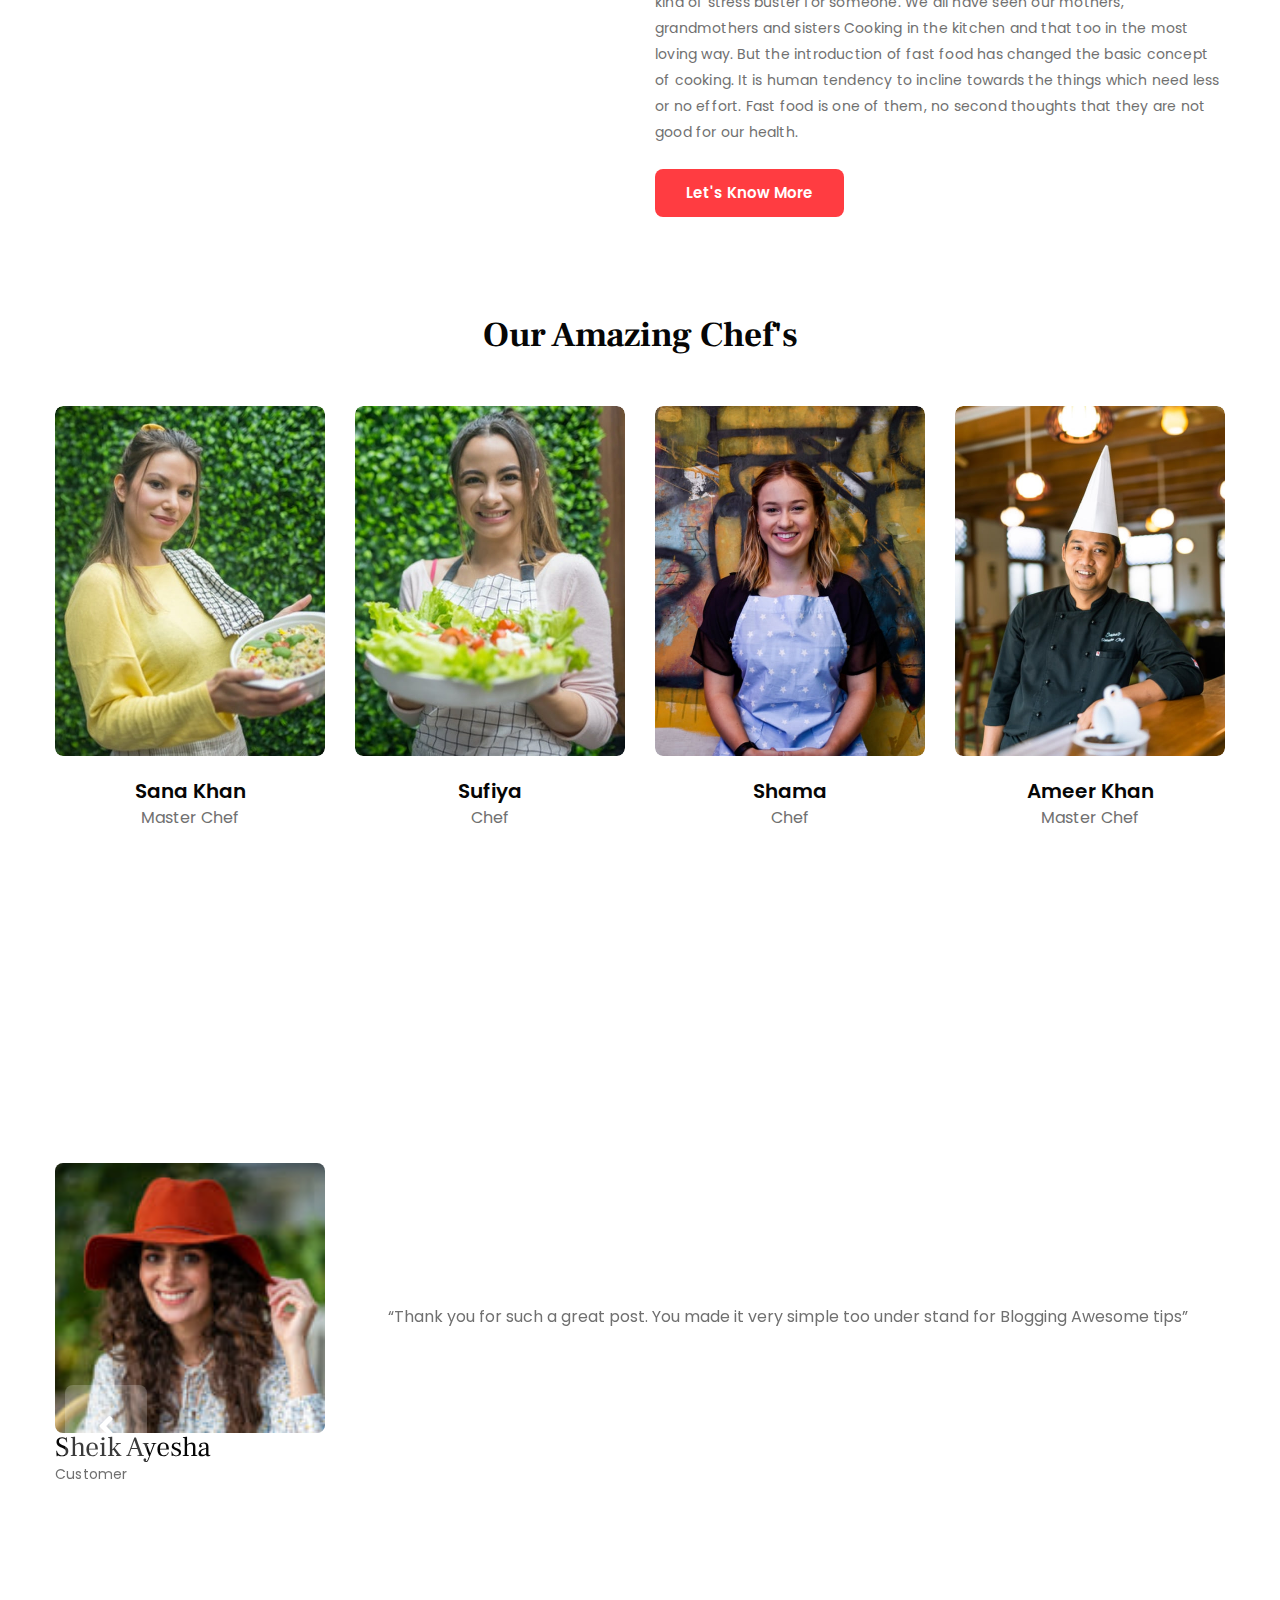
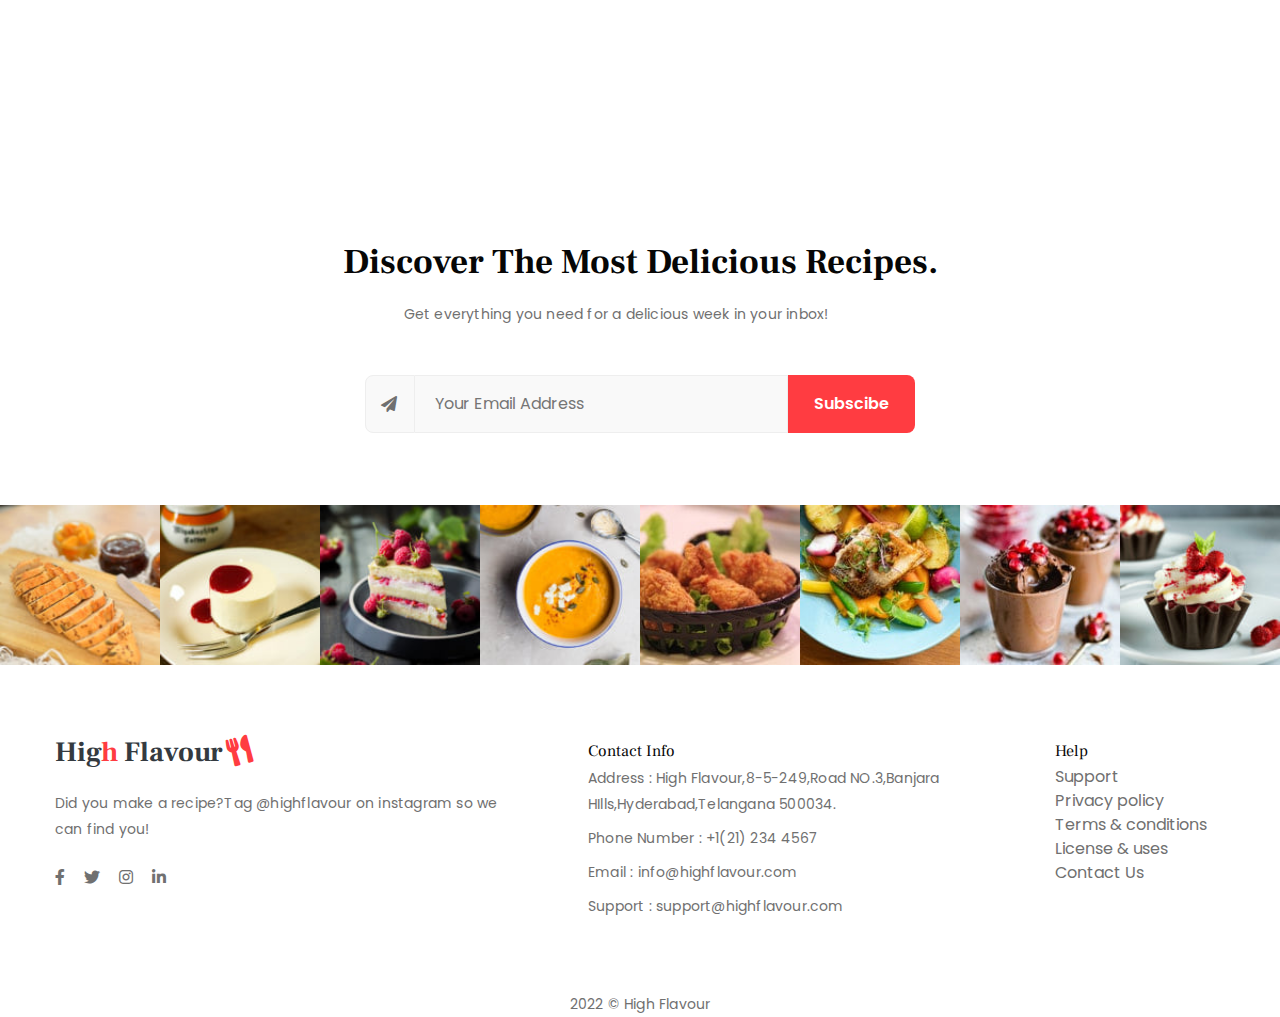
<file: about.html>
<!doctype html>
<html lang="en">

<head>

    <meta charset="utf-8">
    <meta name="viewport" content="width=device-width, initial-scale=1, shrink-to-fit=no">
    <title>High Flavour - Blog Category Bootstrap Responsive Website Template - About Us : Asheed</title>
    
    <link href="//fonts.googleapis.com/css2?family=Frank+Ruhl+Libre:wght@300;400;500;700;900&display=swap"
        rel="stylesheet">
    <link
        href="//fonts.googleapis.com/css2?family=Poppins:ital,wght@0,100;0,200;0,300;0,400;0,500;0,600;0,700;0,800;0,900;1,100;1,200;1,300;1,400;1,500;1,600;1,700;1,800;1,900&display=swap"
        rel="stylesheet">
    
    <link rel="stylesheet" href="assets/css/style-starter.css">
</head>

<body>
    
    <header id="site-header" class="fixed-top">
        <div class="container">
            <nav class="navbar navbar-expand-lg stroke">
                <h1>
                    <a class="navbar-brand" href="index.html">
                        Hig<span>h</span> Flavour<i class="fas fa-utensils"></i>
                    </a>
                </h1>
            
                <button class="navbar-toggler  collapsed bg-gradient" type="button" data-toggle="collapse"
                    data-target="#navbarTogglerDemo02" aria-controls="navbarTogglerDemo02" aria-expanded="false"
                    aria-label="Toggle navigation">
                    <span class="navbar-toggler-icon fa icon-expand fa-bars"></span>
                    <span class="navbar-toggler-icon fa icon-close fa-times"></span>
                </button>

                <div class="collapse navbar-collapse" id="navbarTogglerDemo02">
                    <ul class="navbar-nav mx-lg-auto">
                        <li class="nav-item">
                            <a class="nav-link" href="index.html">Home <span class="sr-only">(current)</span></a>
                        </li>
                        <li class="nav-item active">
                            <a class="nav-link" href="about.html">About</a>
                        </li>
                        <li class="nav-item">
                            <a class="nav-link" href="contact.html">Contact</a>
                        </li>
                    </ul>
                </div>
                
                <div class="search-right ml-lg-3">
                    <div class="search-container">
                        <form action="/search" method="get">
                            <input class="search expandright" id="searchright" type="search" name="q"
                                placeholder="Search">
                            <label class="button searchbutton" for="searchright"><i class="fas fa-search"></i></label>
                        </form>
                    </div>
                </div>
                
                
                <div class="cont-ser-position">
                    <nav class="navigation">
                        <div class="theme-switch-wrapper">
                            <label class="theme-switch" for="checkbox">
                                <input type="checkbox" id="checkbox">
                                <div class="mode-container">
                                    <i class="gg-sun"></i>
                                    <i class="gg-moon"></i>
                                </div>
                            </label>
                        </div>
                    </nav>
                </div>
                
            </nav>
        </div>
    </header>
    

    
    <section class="inner-banner py-5">
        <div class="Asheed-breadcrumb py-lg-5">
            <div class="container pt-sm-5 pt-4 pb-sm-4">
                <h4 class="inner-text-title font-weight-bold pt-5">About Us</h4>
                <ul class="breadcrumbs-custom-path">
                    <li><a href="index.html">Home</a></li>
                    <li class="active"><span class="fa fa-chevron-right mx-2" aria-hidden="true"></span>About</li>
                </ul>
            </div>
        </div>
    </section>
    

    
    <section class="about-section py-5">
        <div class="container py-md-5 py-4">
            <img src="assets/images/about.jpg" alt="" class="img-fluid radius-image">
            <div class="row mt-sm-5 mt-4">
                <div class="col-lg-6 about-left-inner pr-lg-5">
                    <h3 class="title-style">Feel the extraordinary love with our dishes. We have millions of flavors.
                    </h3>
                </div>
                <div class="col-lg-6 about-right-inner mt-lg-0 mt-4">
                    <p>A well-balanced diet provides all of the: energy you need to keep active throughout the day.
                         nutrients you need for growth and repair, helping you to stay strong and healthy and help to prevent diet-related illness,
                          such as some cancers.
                          Perhaps the great thing about burgers is the great variety they offer. It has options for all people, who prefer vegetarian, non-vegetarian
                           and even vegans. Thus, you can select the patty of your burger and dive right in.
                    </p>
                    <p class="mt-3">I love eating a burger which is filled with cheese and vegetables. The more vegetables you add, 
                        the better it tastes. My personal favourite is lettuce. It gives the burger the right amount of freshness and crunchiness.
                        I always eat my burger with ketchup. Most importantly, the thing I love about eating burgers is that I get to eat French fries along with them.
                         They work as a great side to the dish and also make my stomach full.
                    </p>
                </div>
            </div>
        </div>
    </section>
    


    <section class="Asheed_stats pb-5" id="stats">
        <div class="container pb-md-5 pb-4">
            <div class="Asheed-stats">
                <div class="row text-center">
                    <div class="col-lg-3 col-sm-6">
                        <div class="counter">
                            <div class="timer count-title count-number" data-to="36" data-speed="1500"></div>
                            <p class="count-text">Years Experience</p>
                        </div>
                    </div>
                    <div class="col-lg-3 col-sm-6 mt-sm-0 mt-4">
                        <div class="counter">
                            <div class="timer count-title count-number" data-to="2780" data-speed="1500"></div>
                            <p class="count-text">Completed Projects</p>
                        </div>
                    </div>
                    <div class="col-lg-3 col-sm-6 mt-lg-0 mt-4">
                        <div class="counter">
                            <div class="timer count-title count-number" data-to="3600" data-speed="1500"></div>
                            <p class="count-text">Happy Customers</p>
                        </div>
                    </div>
                    <div class="col-lg-3 col-sm-6 mt-lg-0 mt-4">
                        <div class="counter border-right-0">
                            <div class="timer count-title count-number" data-to="26" data-speed="1500"></div>
                            <p class="count-text">Honors and Awards</p>
                        </div>
                    </div>
                </div>
            </div>
        </div>
    </section>
    

    
    <section class="Asheed-feature-8">
        <div class="features-main py-5">
            <div class="container py-md-5 py-4">
                <div class="row text-center">
                    <div class="col-lg-3 col-sm-6 feature-body">
                        <div class="feature-icon">
                            <i class="fas fa-pizza-slice"></i>
                        </div>
                        <div class="feature-info">
                            <h3 class="feature-title mb-3"><a href="#featured">Good Food</a></h3>
                            <p>A healthy diet rich in fruits, vegetables, whole grains and low-fat dairy can help to reduce your risk of heart disease by
                                 maintaining blood pressure and cholesterol levels.

                                High blood pressure and cholesterol can be a symptom of too much salt and saturated fats in your diet.
                                
                                Eating a portion of oily fish - such as salmon and trout - each week can also help to lower your risk of developing heart disease. 
                                The high levels of omega-3 fatty 
                                acids in oily fish are good for heart health.A well-balanced diet provides all of the:energy you need to keep active throughout the day
                                nutrients you need for growth and repair, helping you to stay strong and healthy and help to prevent diet-related illness, such as some cancers
                                Keeping active and eating a healthy balanced diet can also help you to maintain a healthy weight.
                                Deficiencies in some key nutrients - such as vitamin A, B, C and E, and zinc, iron and selenium - can weaken parts of your immune system.
                            </p>
                            <a href="#featured" class="feature-link">Read More</a>
                        </div>
                    </div>
                    <div class="col-lg-3 col-sm-6 feature-body mt-sm-0 mt-5">
                        <div class="feature-icon">
                            <i class="fas fa-utensils"></i>
                        </div>
                        <div class="feature-info">
                            <h3 class="feature-title mb-3"><a href="#featured">Healthy Food</a></h3>
                            <p>
                                We get a strong and healthy body with a healthy mind as well by eating healthy food.Healthy food keeps fit and active.
                                Healthy food is full of various nutrients. These nutrients provide us energy and alertness. Hence, we stay active.
                                It protects you from various diseases, including chronic diseases.We can safeguard
                                 us from various dangerous diseases like diabetes, high blood pressure, high cholesterol, etc. by eating healthy food.
                                Healthy food also saves us from obesity as it helps in managing unnecessary weight gain.
                            Healthy food strengthens our immune system, and digestion. 
                                For example, fiber rich food keeps us digestion smooth and vitamin C improves our immunity.
                                It helps you build an attractive body.Healthy food also gives us a fit and fine body, glowing skin 
                                and overall, an attractive body.
                                It lifts your mood and makes you feel good.We never feel lethargic after eating light and healthy food. Rather,
                                 we feel active and energetic. Hence, we feel good after eating healthy food.
                            
                            </p>
                            <a href="#featured" class="feature-link">Read More</a>
                        </div>
                    </div>
                    <div class="col-lg-3 col-sm-6 feature-body mt-lg-0 mt-5">
                        <div class="feature-icon">
                            <i class="fas fa-user-friends"></i>
                        </div>
                        <div class="feature-info">
                            <h3 class="feature-title mb-3"><a href="#featured">Best Chef's</a></h3>
                            <p>Working in a kitchen can be as challenging as it is rewarding and you must be prepared to work hard. 
                                Demonstrating that you are happy to work the mundane jobs, such as washing up or emptying the rubbish,
                                 will prove that you are committed to this career, and are willing to work hard to get to where you want to be.
                                  When you are more established in your career, these experiences will help you mentor and manage new starters.

                                For those who are keen to progress to managerial roles, or perhaps have dreams of running a business as well as being a chef, 
                                some understanding of business management, accounts, and how to use social media to market
                                 your business could further help you in your career.
                                
                                Having a good understanding of kitchen safety, food hygiene and awareness
                                 of allergens and their importance in the kitchen would also be beneficial.
                            </p>
                            <a href="#featured" class="feature-link">Read More</a>
                        </div>
                    </div>
                    <div class="col-lg-3 col-sm-6 feature-body mt-lg-0 mt-5">
                        <div class="feature-icon">
                            <i class="fas fa-hand-holding-usd"></i>
                        </div>
                        <div class="feature-info">
                            <h3 class="feature-title mb-3"><a href="#featured">Best Price</a></h3>
                            <p>Choose budget friendly food like rice, potatoes and oats. 
                                A couple of cans of beans and you can make very basic meals for a week from these. 
                                If you’ve already got herbs and spices all the better.
                                You want cheap filling foods that are healthy, taste great and don’t cost a lot. Your grocery spending is the most flexible 
                                part of your budget so it makes good financial sense to start here when you are feeling the pinch.
                            </p>
                            <a href="#featured" class="feature-link">Read More</a>
                        </div>
                    </div>
                </div>
            </div>
        </div>
    </section>
    

    
    <section class="image-with-content pt-5">
        <div class="container pt-md-5 pt-4">
            <div class="row align-items-center">
                <div class="col-lg-6 content-sec-1">
                    <h3 class="title-style mb-3">Story behind this food blog</h3>
                    <p>Back in college, I was a track & field and cross country athlete at a very small 
                        school with one dining hall, no off-campus living, and several food sensitivities. I decided to start an Instagram account 
                        (formerly @highflavour) to chronicle my dietary challenges and hopefully inspire others with similar backgrounds.

                        Just a month or two after launching, I decided to study abroad for the first semester of my senior year. My mom, who coached
                         me in high school and happened to be taking an online nutrition and photography course at the time, helped me continue posting
                          on the account while I was abroad. From there, we continued posting our creations on Instagram, learning photography along the
                           way and grew our audience to about 20k within the first year.
                        
                        Just after graduation in 2018, I started my first full-time job at a food media startup (now very successful) in NYC. At the time,
                         we were a very small team and with my very little experience with photography and social media, I was suddenly thrust into a position
                          where I was creating professional content for well-known, worldwide food and beverage brands. After a year,
                           I was able to take my newfound experience
                         with professional content creation and social media/influencer marketing to make Crowded Kitchen a full-time endeavor.
                         When we first started Crowded Kitchen, nearly all of our revenue came from very low-paying sponsored posts on our 
                         Instagram account. We quickly realized that we’d need to diversify to make it full-time, so we took several months to
                          really invest in learning professional photography, videography, editing, and recipe development to become an expert in our field.

Thankfully, creativity happens to be not only a strong point for me but also a passion. I grew to love photography and have spent the 
last several years constantly honing my skills. My mom, also incredibly creative, really leaned into recipe development and has become
 an expert at creating vegan and gluten-free recipes from scratch.

As our skillsets widened, we realized that there’s a huge market for content creation for food and beverage brands. We started offering our
 photography and recipe development services to brands for use in their own social media marketing. That arm of our business
 currently accounts for around 50% (or more) of our revenue, and we have several long-term monthly and yearly contracts with large brands.
                    </p>
                    <a class="btn btn-style mt-4" href="#blog">Let's Know More</a>
                </div>
                <div class="col-lg-6 pl-lg-5 mt-lg-0 mt-sm-5 mt-4">
                    <img src="assets/images/banner-b2.jpg" alt="" class="img-fluid radius-image">
                </div>
            </div>
            <div class="row align-items-center mt-5">
                <div class="col-lg-6 pr-lg-5 mt-lg-0 mt-sm-5 mt-4 order-lg-1 order-2">
                    <img src="assets/images/banner-b1.jpg" alt="" class="img-fluid radius-image">
                </div>
                <div class="col-lg-6 content-sec-1 order-lg-2 order-1">
                    <h3 class="title-style mb-3">Cooking is about passion</h3>
                    <p>Cooking is considered a passion by most individuals around the world.
                         This passion became an industry in most businesses around the world.
                          The hospitality industry is where cooking belongs to.
                         Cooks transformed their passion into a business by establishing a restaurant and fast food chains around the world.
                         Cooking or the art of cooking is the art and science of preparing food for consumption by humans. 
                         
                         The techniques of cooking and the ingredients used for it vary from place to place and from human to human.
                          There are various types of gas stoves which are used for cooking food like an electric stove, gas stove, 
                          ovens and even baked Chulhas.

The history of cooking is still unknown but our ancestors or the early humans invented fire and gradually
 started using it to cook their food. In earlier times people used clay pots as vessels in which they used to make their food.
  Earlier people were not aware of so many types of dishes, they only used fire to cook the raw meat which they got from hunting animals.
 With time and evolution of human beings the cooking methods and the cooked menu list has also changed.
 ooking is a need for one and all and everyone must learn how to cook to make their lives easier. Cooking is the skill of making
  food by making use of many ingredients. Cooking can be done through various methods like boiling, grilling, sautéing, etc. It is not clearly
   known when did our ancestors started to cook but studies show that they began Cooking using fire some million years ago. Cooking is required
    to make the food items edible and healthy. Cooking is also an art as the cook is using all his abilities to prepare a masterpiece in itself 
    that is fit for consumption by a human being. Cooking techniques and ingredients vary from region to region and person to person. In early
     times clay pots were used for cooking on open fire. Cooking makes it more tasty and presentable, more easier to digest, and kills the bacteria 
     present in the raw ingredients.

Cooking is a necessity for all of us but some also follow it as a profession. But according to our society Cooking is only meant for females,
 which is wrong. Nowadays it is a requirement for both the genders as it makes us independent and also we can support our family in difficult times.
  It is a source of pleasure and satisfaction for some people. Cooking like other subjects should be a part of your curriculum. In this way children 
  will get to learn the importance of it which will be helpful to them in their near future. It is a good productive activity as it includes the use
   of both mind and body. It is a kind of stress buster for someone. We all have seen our mothers, grandmothers and sisters Cooking in the kitchen
    and that too in the most loving way. But the introduction of fast food has changed the basic concept of cooking. It is human tendency to incline 
towards the things which need less or no effort. Fast food is one of them, no second thoughts that they are not good for our health.
                    </p>
                    <a class="btn btn-style mt-4" href="#blog">Let's Know More</a>
                </div>
            </div>
        </div>
    </section>
    

    
    <section class="Asheed-team section py-5" id="team">
        <div class="container py-md-5 py-4">
            <h3 class="title-style text-center mb-lg-5 mb-4">Our Amazing Chef's</h3>
            <div class="row">
                <div class="section_content teamy-team">
                    <div class="col-lg-3 col-6">
                        <div class="teamy teamy_style1 teamy_mask-circle">
                            <div class="teamy_layout">
                                <div class="teamy_preview">
                                    <img src="assets/images/team3.jpg" class="radius-image img-fluid w-100"
                                        alt="The demo photo">
                                </div>
                                <div class="teamy_back">
                                    <div class="teamy_back-inner">
                                        <a href="#facebook" class="social"> <i class="fab fa-facebook-f"></i> </a>
                                        <a href="#twitter" class="social"> <i class="fab fa-twitter"></i> </a>
                                        <a href="#instagram" class="social"> <i class="fab fa-instagram"></i> </a>
                                    </div>
                                </div>
                            </div>
                            <div class="teamy_content">
                                <a href="#url" class="teamy_name">Sana Khan</a>
                                <span class="teamy_post">Master Chef</span>
                            </div>
                        </div>
                    </div>
                    <div class="col-lg-3 col-6">
                        <div class="teamy teamy_style1 teamy_mask-circle">
                            <div class="teamy_layout">
                                <div class="teamy_preview">
                                    <img src="assets/images/team1.jpg" class="radius-image img-fluid w-100"
                                        alt="The demo photo">
                                </div>
                                <div class="teamy_back">
                                    <div class="teamy_back-inner">
                                        <a href="#facebook" class="social"> <i class="fab fa-facebook-f"></i> </a>
                                        <a href="#twitter" class="social"> <i class="fab fa-twitter"></i> </a>
                                        <a href="#instagram" class="social"> <i class="fab fa-instagram"></i> </a>
                                    </div>
                                </div>
                            </div>
                            <div class="teamy_content">
                                <a href="#url" class="teamy_name">Sufiya</a>
                                <span class="teamy_post">Chef</span>
                            </div>
                        </div>
                    </div>
                    <div class="col-lg-3 col-6 mt-lg-0 mt-5">
                        <div class="teamy teamy_style1 teamy_mask-circle">
                            <div class="teamy_layout">
                                <div class="teamy_preview">
                                    <img src="assets/images/team2.jpg" class="radius-image img-fluid w-100"
                                        alt="The demo photo">
                                </div>
                                <div class="teamy_back">
                                    <div class="teamy_back-inner">
                                        <a href="#facebook" class="social"> <i class="fab fa-facebook-f"></i> </a>
                                        <a href="#twitter" class="social"> <i class="fab fa-twitter"></i> </a>
                                        <a href="#instagram" class="social"> <i class="fab fa-instagram"></i> </a>
                                    </div>
                                </div>
                            </div>
                            <div class="teamy_content">
                                <a href="#url" class="teamy_name">Shama</a>
                                <span class="teamy_post">Chef</span>
                            </div>
                        </div>
                    </div>
                    <div class="col-lg-3 col-6 mt-lg-0 mt-5">
                        <div class="teamy teamy_style1 teamy_mask-circle">
                            <div class="teamy_layout">
                                <div class="teamy_preview">
                                    <img src="assets/images/team4.jpg" class="radius-image img-fluid w-100"
                                        alt="The demo photo">
                                </div>
                                <div class="teamy_back">
                                    <div class="teamy_back-inner">
                                        <a href="#facebook" class="social"> <i class="fab fa-facebook-f"></i> </a>
                                        <a href="#twitter" class="social"> <i class="fab fa-twitter"></i> </a>
                                        <a href="#instagram" class="social"> <i class="fab fa-instagram"></i> </a>
                                    </div>
                                </div>
                            </div>
                            <div class="teamy_content">
                                <a href="#url" class="teamy_name">Ameer Khan</a>
                                <span class="teamy_post">Master Chef</span>
                            </div>
                        </div>
                    </div>
                </div>
            </div>
        </div>
    </section>
    

    
    <section class="Asheed-clients-1 py-5" id="testimonials">
        <div class="cusrtomer-layout py-lg-5">
            <div class="container py-md-5 py-4">
                <div class="text-center mb-lg-5 mb-4">
                    <h3 class="title-style text-white">
                        What our Customers say's
                    </h3>
                </div>
                <div class="testimonial-row">
                    <div id="owl-demo2" class="owl-two owl-carousel owl-theme mb-md-3 mb-sm-5 mb-4">
                        <div class="item">
                            <div class="testimonial-content">
                                <div class="row testimonial align-items-center">
                                    <div class="col-md-3 testi-des">
                                        <a href="#url" class="testi-img">
                                            <img src="assets/images/testi3.jpg" alt="" class="radius-image img-fluid">
                                        </a>
                                        <div class="peopl align-self">
                                            <h3>Sheik Ayesha</h3>
                                            <p class="identity">Customer </p>
                                        </div>
                                    </div>
                                    <div class="col-md-9 pl-lg-5 mt-md-0 mt-4 text-left testi-cont">
                                        <blockquote>
                                            <q>Thank you for such a great post.
                                                You made it very simple too under stand for Blogging
                                                Awesome tips</q>
                                        </blockquote>
                                    </div>
                                </div>
                            </div>
                        </div>
                        <div class="item">
                            <div class="testimonial-content">
                                <div class="row testimonial align-items-center">
                                    <div class="col-md-3 testi-des">
                                        <a href="#url" class="testi-img">
                                            <img src="assets/images/shaheed.jpg" alt="" class="radius-image img-fluid">
                                        </a>
                                        <div class="peopl align-self">
                                            <h3>Shaheed Khan</h3>
                                            <p class="identity">Customer </p>
                                        </div>
                                    </div>
                                    <div class="col-md-9 pl-lg-5 mt-md-0 mt-4 text-left testi-cont">
                                        <blockquote>
                                            <q>Hi Asheed, I want to say thank you for your valuable and detailed guidance on starting a food blog.
                                                 The detail provided helped tremendously, and I love your tips now that I got it going!
                                                  You are an inspiration!!</q>
                                        </blockquote>
                                    </div>
                                </div>
                            </div>
                        </div>
                        <div class="item">
                            <div class="testimonial-content">
                                <div class="row testimonial align-items-center">
                                    <div class="col-md-3 testi-des">
                                        <a href="#url" class="testi-img">
                                            <img src="assets/images/juned.jpg" alt="" class="radius-image img-fluid">
                                        </a>
                                        <div class="peopl align-self">
                                            <h3>sheik Juned</h3>
                                            <p class="identity">Customer </p>
                                        </div>
                                    </div>
                                    <div class="col-md-9 pl-lg-5 mt-md-0 mt-4 text-left testi-cont">
                                        <blockquote>
                                            <q>Hi Asheed, Thank you for your tips but i’m not sure where to start at because
                                                 i am new to this. One thing i do know that i like cooking food and having fun doing it.
                                                  can you give me some more tips</q>
                                        </blockquote>
                                    </div>
                                </div>
                            </div>
                        </div>
                        <div class="item">
                            <div class="testimonial-content">
                                <div class="row testimonial align-items-center">
                                    <div class="col-md-3 testi-des">
                                        <a href="#url" class="testi-img">
                                            <img src="assets/images/roshan.jpg"alt="" class="radius-image img-fluid">
                                        </a>
                                        <div class="peopl align-self">
                                            <h3>Roshan</h3>
                                            <p class="identity">Customer </p>
                                        </div>
                                    </div>
                                    <div class="col-md-9 pl-lg-5 mt-md-0 mt-4 text-left testi-cont">
                                        <blockquote>
                                            <q>Hi Asheed, Thank you for your tips but i’m not sure where to start at because
                                                 i am new to this. One thing i do know that i like cooking food and having fun doing it.
                                                  can you give me some more tips</q>
                                        </blockquote>
                                    </div>
                                </div>
                            </div>
                        </div>
                    </div>
                </div>
            </div>
        </div>
    </section>


    
    <section class="Asheed-project py-5" id="subscribe">
        <div class="container py-4">
            <div class="bottom-info">
                <div class="header-section text-center">
                    <h3 class="title-style">Discover the most delicious recipes.</h3>
                    <p class="mt-3 pr-lg-5">Get everything you need for a delicious week in your inbox!</p>
                </div>
                <form action="#" class="subscribe mt-5" method="post">
                    <div class="input-group-text"><i class="fas fa-paper-plane"></i></div>
                    <input type="email" name="email" placeholder="Your Email Address" required="">
                    <button class="btn btn-style">Subscibe</button>
                </form>
            </div>
        </div>
    </section>
    

    
    <div class="projects" id="special">
        <div class="projects-grids">
            <div class="istagram-feeds">
                <div class="projects-Asheed-grid-info">
                    <a href="blog-single.html"><img src="assets/images/blog-s1.jpg" class="img-fluid" alt="" />
                        <div class="content-overlay"></div>
                        <div class="content-details fadeIn-top">
                            <span class="fab fa-instagram"></span>
                        </div>
                    </a>
                </div>
                <div class="projects-Asheed-grid-info">
                    <a href="blog-single.html"><img src="assets/images/blog-s2.jpg" class="img-fluid" alt="" />
                        <div class="content-overlay"></div>
                        <div class="content-details fadeIn-top">
                            <span class="fab fa-instagram"></span>
                        </div>
                    </a>
                </div>
                <div class="projects-Asheed-grid-info">
                    <a href="blog-single.html"><img src="assets/images/blog-s3.jpg" class="img-fluid" alt="" />
                        <div class="content-overlay"></div>
                        <div class="content-details fadeIn-top">
                            <span class="fab fa-instagram"></span>
                        </div>
                    </a>
                </div>
                <div class="projects-Asheed-grid-info">
                    <a href="blog-single.html"><img src="assets/images/blog-s4.jpg" class="img-fluid" alt="" />
                        <div class="content-overlay"></div>
                        <div class="content-details fadeIn-top">
                            <span class="fab fa-instagram"></span>
                        </div>
                    </a>
                </div>
                <div class="projects-Asheed-grid-info">
                    <a href="blog-single.html"><img src="assets/images/blog-s5.jpg" class="img-fluid" alt="" />
                        <div class="content-overlay"></div>
                        <div class="content-details fadeIn-top">
                            <span class="fab fa-instagram"></span>
                        </div>
                    </a>
                </div>
                <div class="projects-Asheed-grid-info">
                    <a href="blog-single.html"><img src="assets/images/blog-s6.jpg" class="img-fluid" alt="" />
                        <div class="content-overlay"></div>
                        <div class="content-details fadeIn-top">
                            <span class="fab fa-instagram"></span>
                        </div>
                    </a>
                </div>
                <div class="projects-Asheed-grid-info">
                    <a href="blog-single.html"><img src="assets/images/blog-s8.jpg" class="img-fluid" alt="" />
                        <div class="content-overlay"></div>
                        <div class="content-details fadeIn-top">
                            <span class="fab fa-instagram"></span>
                        </div>
                    </a>
                </div>
                <div class="projects-Asheed-grid-info">
                    <a href="blog-single.html"><img src="assets/images/blog-s7.jpg" class="img-fluid" alt="" />
                        <div class="content-overlay"></div>
                        <div class="content-details fadeIn-top">
                            <span class="fab fa-instagram"></span>
                        </div>
                    </a>
                </div>
            </div>
        </div>
    </div>
    

    
    <footer class="Asheed-footer-29-main">
        <div class="footer-29 py-5">
            <div class="container py-sm-4">
                <div class="row footer-top-29">
                    <div class="col-lg-5 col-md-6 footer-list-29 footer-1">
                        <h2 class="mb-4">
                            <a class="footer-logo text-dark" href="index.html">
                                Hig<span>h</span> Flavour<i class="fas fa-utensils"></i>
                            </a>
                        </h2>
                        <p>Did you make a recipe?Tag @highflavour on instagram so we can find you!</p>
                        <div class="main-social-footer-29 mt-md-4 mt-3">
                            <a href="#facebook" class="facebook"><i class="fab fa-facebook-f"></i></a>
                            <a href="#twitter" class="twitter"><i class="fab fa-twitter"></i></a>
                            <a href="#instagram" class="instagram"><i class="fab fa-instagram"></i></a>
                            <a href="#linkedin" class="linkedin"><i class="fab fa-linkedin-in"></i></a>
                        </div>
                    </div>

                    <div class="col-xl-5 col-lg-4 col-md-6 footer-list-29 footer-1 px-xl-5 mt-md-0 mt-5">
                        <h6 class="footer-title-29">Contact Info </h6>
                        <p class="mb-2">Address : High Flavour,8-5-249,Road NO.3,Banjara HIlls,Hyderabad,Telangana 500034.
                        </p>
                        <p class="mb-2">Phone Number : <a href="tel:+1(21) 234 4567">+1(21) 234 4567</a></p>
                        <p class="mb-2">Email : <a href="mailto:info@highflavour.com">info@highflavour.com</a></p>
                        <p>Support : <a href="mailto:support@highflavour.com">support@highflavour.com</a></p>
                    </div>

                    <div class="col-xl-2 col-lg-3 col-md-6 col-sm-5 col-6 footer-list-29 footer-2 mt-lg-0 mt-5">
                        <ul>
                            <h6 class="footer-title-29">Help</h6>
                            <li><a href="#support">Support</a></li>
                            <li><a href="#privacy">Privacy policy</a></li>
                            <li><a href="#terms">Terms & conditions</a></li>
                            <li><a href="#license">License & uses</a></li>
                            <li><a href="contact.html">Contact Us</a></li>
                        </ul>
                    </div>
                </div>
            </div>
        </div>
    
        <section class="Asheed-copyright text-center">
            <div class="container">
                <p class="copy-footer-29">2022 © High Flavour</p>
            </div>
        </section>
        
    </footer>
    

    
    
    <button onclick="topFunction()" id="movetop" title="Go to top">
        <span class="fas fa-level-up-alt" aria-hidden="true"></span>
    </button>
    <script>
        
        window.onscroll = function () {
            scrollFunction()
        };

        function scrollFunction() {
            if (document.body.scrollTop > 20 || document.documentElement.scrollTop > 20) {
                document.getElementById("movetop").style.display = "block";
            } else {
                document.getElementById("movetop").style.display = "none";
            }
        }

        
        function topFunction() {
            document.body.scrollTop = 0;
            document.documentElement.scrollTop = 0;
        }
    </script>
    

    
    <script src="assets/js/jquery-3.3.1.min.js"></script>
    

    
    <script src="assets/js/counter.js"></script>
    

    
    <script src="assets/js/owl.carousel.js"></script>
    
    <script>
        $(document).ready(function () {
            $("#owl-demo2").owlCarousel({
                loop: true,
                nav: false,
                margin: 50,
                autoplay: true,
                autoplayTimeout: 5000,
                autoplaySpeed: 1000,
                responsiveClass: true,
                responsive: {
                    0: {
                        items: 1,
                        nav: false
                    },
                    1000: {
                        items: 1,
                        nav: false
                    }
                }
            })
        })
    </script>
    

    
    <script src="assets/js/theme-change.js"></script>
    

    
    <script>
        $(window).on("scroll", function () {
            var scroll = $(window).scrollTop();

            if (scroll >= 80) {
                $("#site-header").addClass("nav-fixed");
            } else {
                $("#site-header").removeClass("nav-fixed");
            }
        });

        
        $(".navbar-toggler").on("click", function () {
            $("header").toggleClass("active");
        });
        $(document).on("ready", function () {
            if ($(window).width() > 991) {
                $("header").removeClass("active");
            }
            $(window).on("resize", function () {
                if ($(window).width() > 991) {
                    $("header").removeClass("active");
                }
            });
        });
    </script>

    
    <script>
        $(function () {
            $('.navbar-toggler').click(function () {
                $('body').toggleClass('noscroll');
            })
        });
    </script>
    

    
    <script src="assets/js/bootstrap.min.js"></script>

    
</body>

</html>
</file>
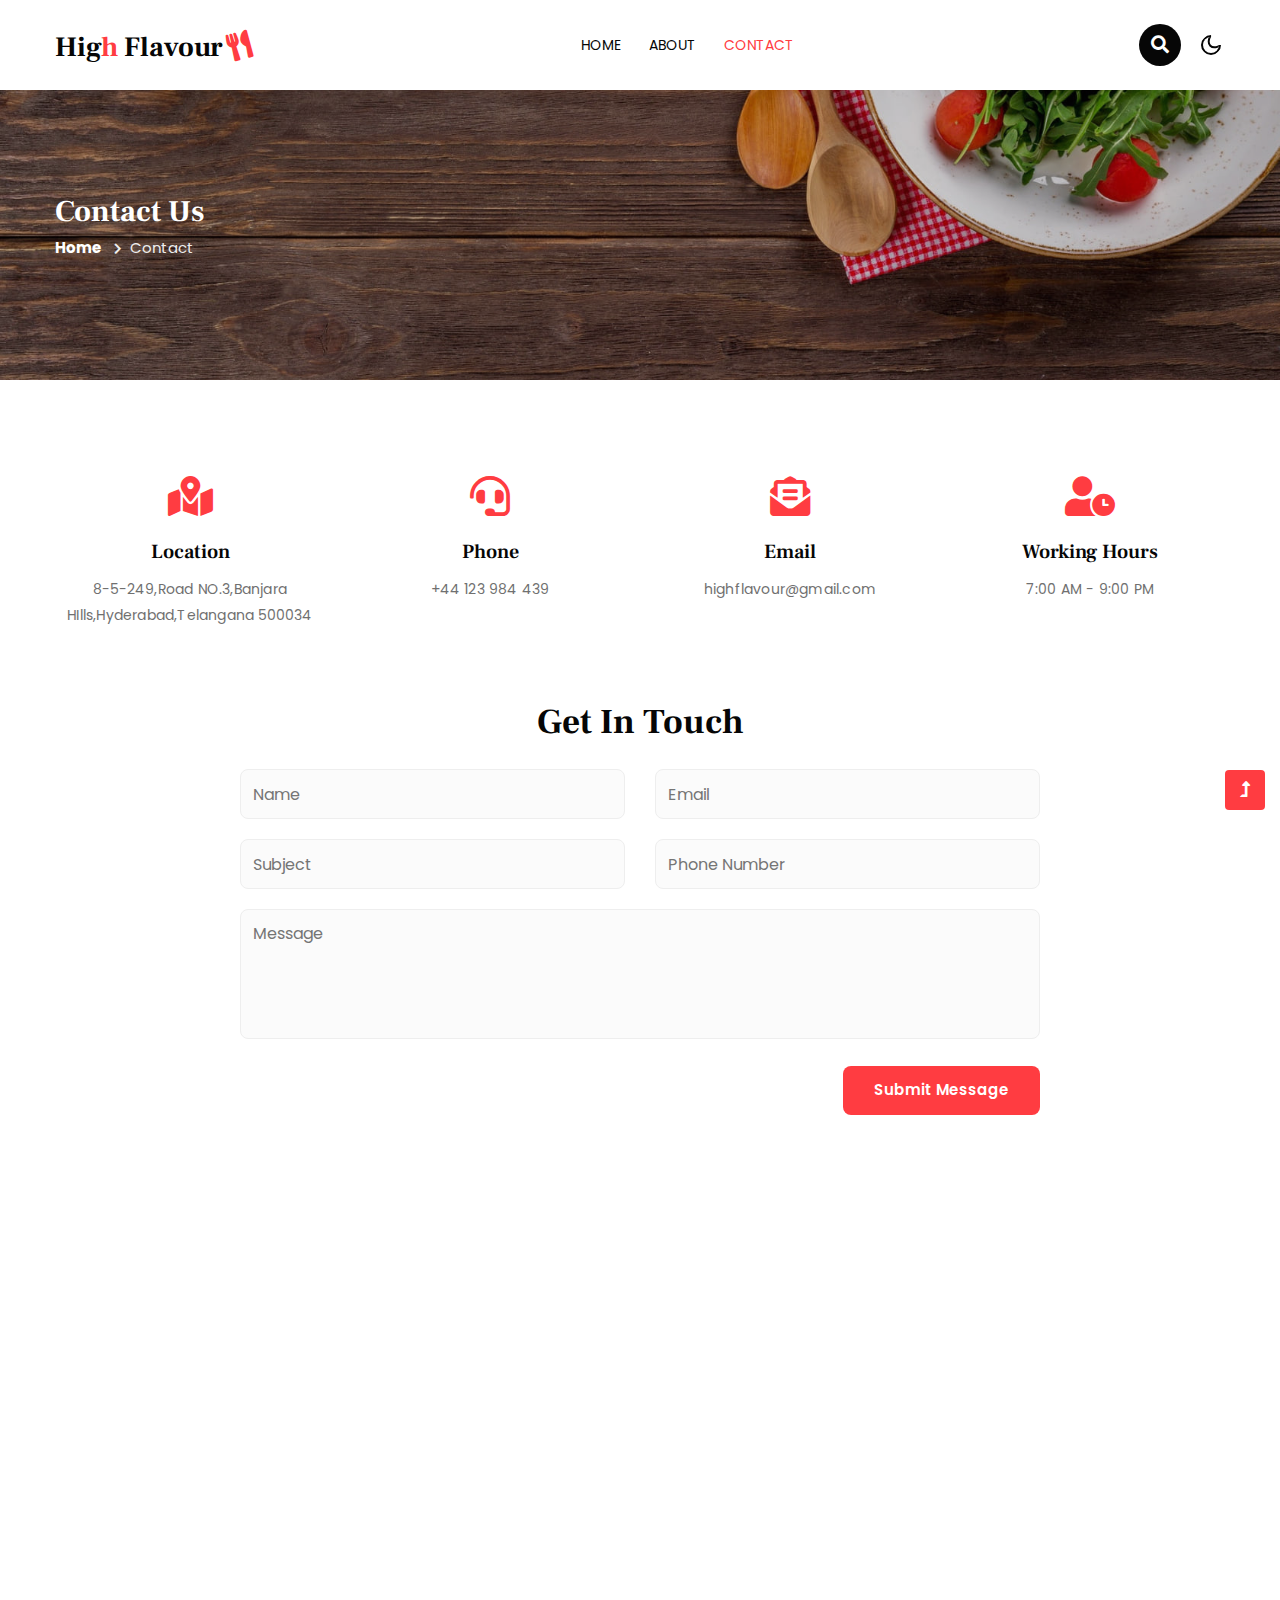
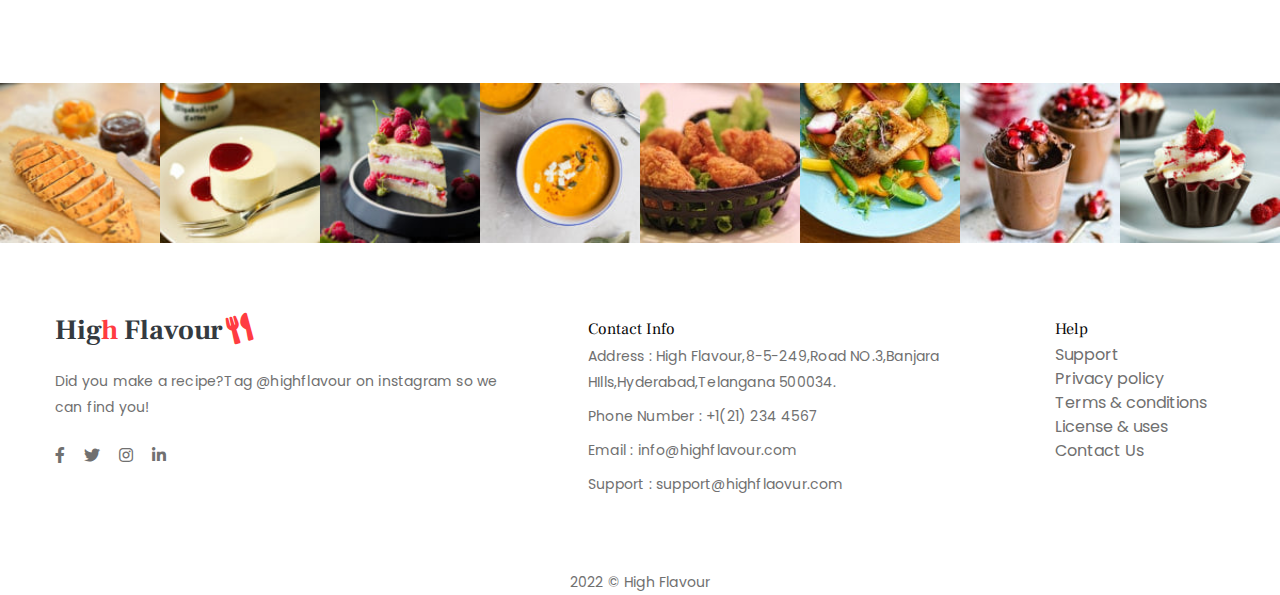
<file: contact.html>
<!doctype html>
<html lang="en">

<head>
    
    <meta charset="utf-8">
    <meta name="viewport" content="width=device-width, initial-scale=1, shrink-to-fit=no">
    <title>High Flavour - Blog Category Bootstrap Responsive Website Template - Contact Us : Asheed</title>
    <link href="//fonts.googleapis.com/css2?family=Frank+Ruhl+Libre:wght@300;400;500;700;900&display=swap"
        rel="stylesheet">
    <link
        href="//fonts.googleapis.com/css2?family=Poppins:ital,wght@0,100;0,200;0,300;0,400;0,500;0,600;0,700;0,800;0,900;1,100;1,200;1,300;1,400;1,500;1,600;1,700;1,800;1,900&display=swap"
        rel="stylesheet">
    
    
    <link rel="stylesheet" href="assets/css/style-starter.css">
</head>

<body>
    
    <header id="site-header" class="fixed-top">
        <div class="container">
            <nav class="navbar navbar-expand-lg stroke">
                <h1>
                    <a class="navbar-brand" href="index.html">
                        Hig<span>h</span> Flavour<i class="fas fa-utensils"></i>
                    </a>
                </h1>
    

                <button class="navbar-toggler  collapsed bg-gradient" type="button" data-toggle="collapse"
                    data-target="#navbarTogglerDemo02" aria-controls="navbarTogglerDemo02" aria-expanded="false"
                    aria-label="Toggle navigation">
                    <span class="navbar-toggler-icon fa icon-expand fa-bars"></span>
                    <span class="navbar-toggler-icon fa icon-close fa-times"></span>
                </button>

                <div class="collapse navbar-collapse" id="navbarTogglerDemo02">
                    <ul class="navbar-nav mx-lg-auto">
                        <li class="nav-item">
                            <a class="nav-link" href="index.html">Home <span class="sr-only">(current)</span></a>
                        </li>
                        <li class="nav-item">
                            <a class="nav-link" href="about.html">About</a>
                        </li>
                        <li class="nav-item active">
                            <a class="nav-link" href="contact.html">Contact</a>
                        </li>
                    </ul>
                </div>
                <div class="search-right ml-lg-3">
                    <div class="search-container">
                        <form action="/search" method="get">
                            <input class="search expandright" id="searchright" type="search" name="q"
                                placeholder="Search">
                            <label class="button searchbutton" for="searchright"><i class="fas fa-search"></i></label>
                        </form>
                    </div>
                </div>
                
                
                <div class="cont-ser-position">
                    <nav class="navigation">
                        <div class="theme-switch-wrapper">
                            <label class="theme-switch" for="checkbox">
                                <input type="checkbox" id="checkbox">
                                <div class="mode-container">
                                    <i class="gg-sun"></i>
                                    <i class="gg-moon"></i>
                                </div>
                            </label>
                        </div>
                    </nav>
                </div>
                
            </nav>
        </div>
    </header>
    

    
    <section class="inner-banner py-5">
        <div class="Asheed-breadcrumb py-lg-5">
            <div class="container pt-sm-5 pt-4 pb-sm-4">
                <h4 class="inner-text-title font-weight-bold pt-5">Contact Us</h4>
                <ul class="breadcrumbs-custom-path">
                    <li><a href="index.html">Home</a></li>
                    <li class="active"><span class="fa fa-chevron-right mx-2" aria-hidden="true"></span>Contact</li>
                </ul>
            </div>
        </div>
    </section>
    

    
    
    <section class="Asheed-contact-11 py-5" id="contact">
        <div class="container py-md-5 py-4">
            <div class="row text-center mb-5 pb-sm-4">
                <div class="col-lg-3 col-sm-6 contact-info">
                    <i class="fas fa-map-marked-alt"></i>
                    <h4>Location</h4>
                    <p>8-5-249,Road NO.3,Banjara HIlls,Hyderabad,Telangana 500034</p>
                </div>
                <div class="col-lg-3 col-sm-6 contact-info mt-md-0 mt-4">
                    <i class="fas fa-headset"></i>
                    <h4>Phone</h4>
                    <p><a href="tel:+44 987 654 321">+44 123 984 439</a></p>
                </div>
                <div class="col-lg-3 col-sm-6 contact-info mt-lg-0 mt-4">
                    <i class="fas fa-envelope-open-text"></i>
                    <h4>Email</h4>
                    <p><a href="mailto:mail@example.com" class="email">highflavour@gmail.com</a></p>
                </div>
                <div class="col-lg-3 col-sm-6 contact-info mt-lg-0 mt-4">
                    <i class="fas fa-user-clock"></i>
                    <h4>Working Hours</h4>
                    <p>7:00 AM - 9:00 PM</p>
                </div>
            </div>
            <div class="form-inner-cont mx-auto" style="max-width:800px">
                <h3 class="title-style text-center mb-4">Get In Touch</h3>
                <form action="https://sendmail.w3layouts.com/submitForm" method="post" class="signin-form">
                    <div class="row align-form-map">
                        <div class="col-sm-6 form-input">
                            <input type="text" name="Name" id="Name" placeholder="Name" />
                        </div>
                        <div class="col-sm-6 form-input">
                            <input type="email" name="Sender" id="Sender" placeholder="Email" required="" />
                        </div>
                        <div class="col-sm-6 form-input">
                            <input type="text" name="Subect" placeholder="Subject" class="contact-input">
                        </div>
                        <div class="col-sm-6 form-input">
                            <input type="number" name="Phone" placeholder="Phone Number" class="contact-input">
                        </div>
                    </div>
                    <div class="form-input">
                        <textarea placeholder="Message" name="Message" id="Message" required=""></textarea>
                    </div>
                    <div class="submit text-right">
                        <button type="submit" class="btn btn-style">Submit
                            Message</button>
                    </div>
                </form>
            </div>
            
            <div class="map-iframe mt-5 pt-md-4">
                <iframe
                    src="https://www.google.com/maps/embed?pb=!1m18!1m12!1m3!1d317718.69319292053!2d-0.3817765050863085!3d51.528307984912544!2m3!1f0!2f0!3f0!3m2!1i1024!2i768!4f13.1!3m3!1m2!1s0x47d8a00baf21de75%3A0x52963a5addd52a99!2sLondon%2C+UK!5e0!3m2!1sen!2spl!4v1562654563739!5m2!1sen!2spl"
                    width="100%" height="400" frameborder="0" style="border: 0px;" allowfullscreen=""></iframe>
            </div>
        </div>
    </section>
    
    

    
    <div class="projects" id="special">
        <div class="projects-grids">
            <div class="istagram-feeds">
                <div class="projects-Asheed-grid-info">
                    <a href="blog-single.html"><img src="assets/images/blog-s1.jpg" class="img-fluid" alt="" />
                        <div class="content-overlay"></div>
                        <div class="content-details fadeIn-top">
                            <span class="fab fa-instagram"></span>
                        </div>
                    </a>
                </div>
                <div class="projects-Asheed-grid-info">
                    <a href="blog-single.html"><img src="assets/images/blog-s2.jpg" class="img-fluid" alt="" />
                        <div class="content-overlay"></div>
                        <div class="content-details fadeIn-top">
                            <span class="fab fa-instagram"></span>
                        </div>
                    </a>
                </div>
                <div class="projects-Asheed-grid-info">
                    <a href="blog-single.html"><img src="assets/images/blog-s3.jpg" class="img-fluid" alt="" />
                        <div class="content-overlay"></div>
                        <div class="content-details fadeIn-top">
                            <span class="fab fa-instagram"></span>
                        </div>
                    </a>
                </div>
                <div class="projects-Asheed-grid-info">
                    <a href="blog-single.html"><img src="assets/images/blog-s4.jpg" class="img-fluid" alt="" />
                        <div class="content-overlay"></div>
                        <div class="content-details fadeIn-top">
                            <span class="fab fa-instagram"></span>
                        </div>
                    </a>
                </div>
                <div class="projects-Asheed-grid-info">
                    <a href="blog-single.html"><img src="assets/images/blog-s5.jpg" class="img-fluid" alt="" />
                        <div class="content-overlay"></div>
                        <div class="content-details fadeIn-top">
                            <span class="fab fa-instagram"></span>
                        </div>
                    </a>
                </div>
                <div class="projects-Asheed-grid-info">
                    <a href="blog-single.html"><img src="assets/images/blog-s6.jpg" class="img-fluid" alt="" />
                        <div class="content-overlay"></div>
                        <div class="content-details fadeIn-top">
                            <span class="fab fa-instagram"></span>
                        </div>
                    </a>
                </div>
                <div class="projects-Asheed-grid-info">
                    <a href="blog-single.html"><img src="assets/images/blog-s8.jpg" class="img-fluid" alt="" />
                        <div class="content-overlay"></div>
                        <div class="content-details fadeIn-top">
                            <span class="fab fa-instagram"></span>
                        </div>
                    </a>
                </div>
                <div class="projects-Asheed-grid-info">
                    <a href="blog-single.html"><img src="assets/images/blog-s7.jpg" class="img-fluid" alt="" />
                        <div class="content-overlay"></div>
                        <div class="content-details fadeIn-top">
                            <span class="fab fa-instagram"></span>
                        </div>
                    </a>
                </div>
            </div>
        </div>
    </div>
    

    
    <footer class="Asheed-footer-29-main">
        <div class="footer-29 py-5">
            <div class="container py-sm-4">
                <div class="row footer-top-29">
                    <div class="col-lg-5 col-md-6 footer-list-29 footer-1">
                        <h2 class="mb-4">
                            <a class="footer-logo text-dark" href="index.html">
                                Hig<span>h</span> Flavour<i class="fas fa-utensils"></i>
                            </a>
                        </h2>
                        <p>Did you make a recipe?Tag @highflavour on instagram so we can find you!</p>
                        <div class="main-social-footer-29 mt-md-4 mt-3">
                            <a href="#facebook" class="facebook"><i class="fab fa-facebook-f"></i></a>
                            <a href="#twitter" class="twitter"><i class="fab fa-twitter"></i></a>
                            <a href="#instagram" class="instagram"><i class="fab fa-instagram"></i></a>
                            <a href="#linkedin" class="linkedin"><i class="fab fa-linkedin-in"></i></a>
                        </div>
                    </div>

                    <div class="col-xl-5 col-lg-4 col-md-6 footer-list-29 footer-1 px-xl-5 mt-md-0 mt-5">
                        <h6 class="footer-title-29">Contact Info </h6>
                        <p class="mb-2">Address : High Flavour,8-5-249,Road NO.3,Banjara HIlls,Hyderabad,Telangana 500034.
                        </p>
                        <p class="mb-2">Phone Number : <a href="tel:+1(21) 234 4567">+1(21) 234 4567</a></p>
                        <p class="mb-2">Email : <a href="mailto:info@highflavour.com">info@highflavour.com</a></p>
                        <p>Support : <a href="mailto:support@highflavour.com">support@highflaovur.com</a></p>
                    </div>

                    <div class="col-xl-2 col-lg-3 col-md-6 col-sm-5 col-6 footer-list-29 footer-2 mt-lg-0 mt-5">
                        <ul>
                            <h6 class="footer-title-29">Help</h6>
                            <li><a href="#support">Support</a></li>
                            <li><a href="#privacy">Privacy policy</a></li>
                            <li><a href="#terms">Terms & conditions</a></li>
                            <li><a href="#license">License & uses</a></li>
                            <li><a href="contact.html">Contact Us</a></li>
                        </ul>
                    </div>
                </div>
            </div>
        </div>
        
        <section class="Asheed-copyright text-center">
            <div class="container">
                <p class="copy-footer-29">2022 © High Flavour</p>
            </div>
        </section>
        
    </footer>
    

    
    
    <button onclick="topFunction()" id="movetop" title="Go to top">
        <span class="fas fa-level-up-alt" aria-hidden="true"></span>
    </button>
    <script>
        
        window.onscroll = function () {
            scrollFunction()
        };

        function scrollFunction() {
            if (document.body.scrollTop > 20 || document.documentElement.scrollTop > 20) {
                document.getElementById("movetop").style.display = "block";
            } else {
                document.getElementById("movetop").style.display = "none";
            }
        }

        
        function topFunction() {
            document.body.scrollTop = 0;
            document.documentElement.scrollTop = 0;
        }
    </script>
    

    <script src="assets/js/jquery-3.3.1.min.js"></script>

    
    <script src="assets/js/theme-change.js"></script>
    

    
    <script>
        $(window).on("scroll", function () {
            var scroll = $(window).scrollTop();

            if (scroll >= 80) {
                $("#site-header").addClass("nav-fixed");
            } else {
                $("#site-header").removeClass("nav-fixed");
            }
        });

        
        $(".navbar-toggler").on("click", function () {
            $("header").toggleClass("active");
        });
        $(document).on("ready", function () {
            if ($(window).width() > 991) {
                $("header").removeClass("active");
            }
            $(window).on("resize", function () {
                if ($(window).width() > 991) {
                    $("header").removeClass("active");
                }
            });
        });
    </script>
    

    
    <script>
        $(function () {
            $('.navbar-toggler').click(function () {
                $('body').toggleClass('noscroll');
            })
        });
    </script>
    

    
    <script src="assets/js/bootstrap.min.js"></script>
    
    
</body>

</html>
</file>
<file: assets/css/style-starter.css>
@charset "UTF-8";

/*--
Author: Asheed
--*/
/*!
 * Bootstrap v4.4.1 (https://getbootstrap.com/)
 * Copyright 2011-2019 The Bootstrap Authors
 * Copyright 2011-2019 Twitter, Inc.
 * Licensed under MIT (https://github.com/twbs/bootstrap/blob/master/LICENSE)
 */
:root {
  --blue: #007bff;
  --indigo: #6610f2;
  --purple: #6f42c1;
  --pink: #e83e8c;
  --red: #dc3545;
  --orange: #fd7e14;
  --yellow: #ffc107;
  --green: #28a745;
  --teal: #20c997;
  --cyan: #17a2b8;
  --white: #fff;
  --gray: #6c757d;
  --gray-dark: #343a40;
  --primary: #f34235;
  --secondary: #131514;
  --success: #28a745;
  --info: #17a2b8;
  --warning: #ffc107;
  --danger: #dc3545;
  --light: #f8f9fa;
  --dark: #343a40;
  --breakpoint-xs: 0;
  --breakpoint-sm: 576px;
  --breakpoint-md: 768px;
  --breakpoint-lg: 992px;
  --breakpoint-xl: 1200px;
  --font-family-sans-serif: -apple-system, BlinkMacSystemFont, "Segoe UI", Roboto, "Helvetica Neue", Arial, "Noto Sans", sans-serif, "Apple Color Emoji", "Segoe UI Emoji", "Segoe UI Symbol", "Noto Color Emoji";
  --font-family-monospace: SFMono-Regular, Menlo, Monaco, Consolas, "Liberation Mono", "Courier New", monospace;
}

*,
*::before,
*::after {
  box-sizing: border-box;
}

html {
  font-family: sans-serif;
  line-height: 1.15;
  -webkit-text-size-adjust: 100%;
  -webkit-tap-highlight-color: rgba(0, 0, 0, 0);
}

article,
aside,
figcaption,
figure,
footer,
header,
hgroup,
main,
nav,
section {
  display: block;
}

body {
  margin: 0;
  font-family: -apple-system, BlinkMacSystemFont, "Segoe UI", Roboto, "Helvetica Neue", Arial, "Noto Sans", sans-serif, "Apple Color Emoji", "Segoe UI Emoji", "Segoe UI Symbol", "Noto Color Emoji";
  font-size: 1rem;
  font-weight: 400;
  line-height: 1.5;
  color: #212529;
  text-align: left;
  background-color: #fff;
}

[tabindex="-1"]:focus:not(:focus-visible) {
  outline: 0 !important;
}

hr {
  box-sizing: content-box;
  height: 0;
  overflow: visible;
}

h1,
h2,
h3,
h4,
h5,
h6 {
  margin-top: 0;
  margin-bottom: 0.5rem;
}

p {
  margin-top: 0;
  margin-bottom: 1rem;
}

abbr[title],
abbr[data-original-title] {
  text-decoration: underline;
  -webkit-text-decoration: underline dotted;
  text-decoration: underline dotted;
  cursor: help;
  border-bottom: 0;
  -webkit-text-decoration-skip-ink: none;
  text-decoration-skip-ink: none;
}

address {
  margin-bottom: 1rem;
  font-style: normal;
  line-height: inherit;
}

ol,
ul,
dl {
  margin-top: 0;
  margin-bottom: 1rem;
}

ol ol,
ul ul,
ol ul,
ul ol {
  margin-bottom: 0;
}

dt {
  font-weight: 600;
}

dd {
  margin-bottom: .5rem;
  margin-left: 0;
}

blockquote {
  margin: 0 0 1rem;
}

b,
strong {
  font-weight: bolder;
}

small {
  font-size: 80%;
}

sub,
sup {
  position: relative;
  font-size: 75%;
  line-height: 0;
  vertical-align: baseline;
}

sub {
  bottom: -.25em;
}

sup {
  top: -.5em;
}

a {
  color: var(--font-color);
  text-decoration: none;
  background-color: transparent;
}

a:hover {
  color: var(--primary-color);
  text-decoration: underline;
}

a,
a:hover,
button,
button:hover {
  text-decoration: none;
  transition: .5s all;
  -moz-transition: .5s all;
}

a:not([href]) {
  color: inherit;
  text-decoration: none;
}

a:not([href]):hover {
  color: inherit;
  text-decoration: none;
}

pre,
code,
kbd,
samp {
  font-family: SFMono-Regular, Menlo, Monaco, Consolas, "Liberation Mono", "Courier New", monospace;
  font-size: 1em;
}

pre {
  margin-top: 0;
  margin-bottom: 1rem;
  overflow: auto;
}

figure {
  margin: 0 0 1rem;
}

img {
  vertical-align: middle;
  border-style: none;
}

svg {
  overflow: hidden;
  vertical-align: middle;
}

table {
  border-collapse: collapse;
}

caption {
  padding-top: 0.75rem;
  padding-bottom: 0.75rem;
  color: #6c757d;
  text-align: left;
  caption-side: bottom;
}

th {
  text-align: inherit;
}

label {
  display: inline-block;
  margin-bottom: 0.5rem;
}

button {
  border-radius: 0;
}

button:focus {
  outline: 1px dotted;
  outline: 5px auto -webkit-focus-ring-color;
}

input,
button,
select,
optgroup,
textarea {
  margin: 0;
  font-family: inherit;
  font-size: inherit;
  line-height: inherit;
}

button,
input {
  overflow: visible;
}

button,
select {
  text-transform: none;
}

select {
  word-wrap: normal;
}

button,
[type="button"],
[type="reset"],
[type="submit"] {
  -webkit-appearance: button;
}

button:not(:disabled),
[type="button"]:not(:disabled),
[type="reset"]:not(:disabled),
[type="submit"]:not(:disabled) {
  cursor: pointer;
}

button::-moz-focus-inner,
[type="button"]::-moz-focus-inner,
[type="reset"]::-moz-focus-inner,
[type="submit"]::-moz-focus-inner {
  padding: 0;
  border-style: none;
}

input[type="radio"],
input[type="checkbox"] {
  box-sizing: border-box;
  padding: 0;
}

input[type="date"],
input[type="time"],
input[type="datetime-local"],
input[type="month"] {
  -webkit-appearance: listbox;
}

textarea {
  overflow: auto;
  resize: vertical;
}

fieldset {
  min-width: 0;
  padding: 0;
  margin: 0;
  border: 0;
}

legend {
  display: block;
  width: 100%;
  max-width: 100%;
  padding: 0;
  margin-bottom: .5rem;
  font-size: 1.5rem;
  line-height: inherit;
  color: inherit;
  white-space: normal;
}

@media (max-width: 1200px) {
  legend {
    font-size: calc(1.275rem + 0.3vw);
  }
}

progress {
  vertical-align: baseline;
}

[type="number"]::-webkit-inner-spin-button,
[type="number"]::-webkit-outer-spin-button {
  height: auto;
}

[type="search"] {
  outline-offset: -2px;
  -webkit-appearance: none;
}

[type="search"]::-webkit-search-decoration {
  -webkit-appearance: none;
}

::-webkit-file-upload-button {
  font: inherit;
  -webkit-appearance: button;
}

output {
  display: inline-block;
}

summary {
  display: list-item;
  cursor: pointer;
}

template {
  display: none;
}

[hidden] {
  display: none !important;
}

h1,
h2,
h3,
h4,
h5,
h6,
.h1,
.h2,
.h3,
.h4,
.h5,
.h6 {
  margin-bottom: 0.5rem;
  font-weight: 400;
  line-height: 28px;
}

h1,
.h1 {
  font-size: 2.5rem;
}

@media (max-width: 1200px) {

  h1,
  .h1 {
    font-size: calc(1.375rem + 1.5vw);
  }
}

h2,
.h2 {
  font-size: 2rem;
}

@media (max-width: 1200px) {

  h2,
  .h2 {
    font-size: calc(1.325rem + 0.9vw);
  }
}

h3,
.h3 {
  font-size: 1.75rem;
}

@media (max-width: 1200px) {

  h3,
  .h3 {
    font-size: calc(1.3rem + 0.6vw);
  }
}

h4,
.h4 {
  font-size: 1.5rem;
}

@media (max-width: 1200px) {

  h4,
  .h4 {
    font-size: calc(1.275rem + 0.3vw);
  }
}

h5,
.h5 {
  font-size: 1.25rem;
}

h6,
.h6 {
  font-size: 1rem;
}

.lead {
  font-size: 1.25rem;
  font-weight: 300;
}

.display-1 {
  font-size: 6rem;
  font-weight: 300;
  line-height: 1.2;
}

@media (max-width: 1200px) {
  .display-1 {
    font-size: calc(1.725rem + 5.7vw);
  }
}

.display-2 {
  font-size: 5.5rem;
  font-weight: 300;
  line-height: 1.2;
}

@media (max-width: 1200px) {
  .display-2 {
    font-size: calc(1.675rem + 5.1vw);
  }
}

.display-3 {
  font-size: 4.5rem;
  font-weight: 300;
  line-height: 1.2;
}

@media (max-width: 1200px) {
  .display-3 {
    font-size: calc(1.575rem + 3.9vw);
  }
}

.display-4 {
  font-size: 3.5rem;
  font-weight: 300;
  line-height: 1.2;
}

@media (max-width: 1200px) {
  .display-4 {
    font-size: calc(1.475rem + 2.7vw);
  }
}

hr {
  margin-top: 1rem;
  margin-bottom: 1rem;
  border: 0;
  border-top: 1px solid rgba(0, 0, 0, 0.1);
}

small,
.small {
  font-size: 80%;
  font-weight: 400;
}

mark,
.mark {
  padding: 0.2em;
  background-color: #fcf8e3;
}

.list-unstyled {
  padding-left: 0;
  list-style: none;
}

.list-inline {
  padding-left: 0;
  list-style: none;
}

.list-inline-item {
  display: inline-block;
}

.list-inline-item:not(:last-child) {
  margin-right: 0.5rem;
}

.initialism {
  font-size: 90%;
  text-transform: uppercase;
}

.blockquote {
  margin-bottom: 1rem;
  font-size: 1.25rem;
}

.blockquote-footer {
  display: block;
  font-size: 80%;
  color: #6c757d;
}

.blockquote-footer::before {
  content: "\2014\00A0";
}

.img-fluid {
  max-width: 100%;
  height: auto;
  width: 100%;
  display: block;
}

.img-thumbnail {
  padding: 0.25rem;
  background-color: #fff;
  border: 1px solid #dee2e6;
  border-radius: 0.25rem;
  max-width: 100%;
  height: auto;
}

.figure {
  display: inline-block;
}

.figure-img {
  margin-bottom: 0.5rem;
  line-height: 1;
}

.figure-caption {
  font-size: 90%;
  color: #6c757d;
}

code {
  font-size: 87.5%;
  color: #e83e8c;
  word-wrap: break-word;
}

a>code {
  color: inherit;
}

kbd {
  padding: 0.2rem 0.4rem;
  font-size: 87.5%;
  color: #fff;
  background-color: #212529;
  border-radius: 0.2rem;
}

kbd kbd {
  padding: 0;
  font-size: 100%;
  font-weight: 600;
}

pre {
  display: block;
  font-size: 87.5%;
  color: #212529;
}

pre code {
  font-size: inherit;
  color: inherit;
  word-break: normal;
}

.pre-scrollable {
  max-height: 340px;
  overflow-y: scroll;
}

.container {
  width: 100%;
  padding-right: 15px;
  padding-left: 15px;
  margin-right: auto;
  margin-left: auto;
}

@media (min-width: 576px) {
  .container {
    max-width: 540px;
  }
}

@media (min-width: 768px) {
  .container {
    max-width: 720px;
  }
}

@media (min-width: 992px) {
  .container {
    max-width: 960px;
  }
}

@media (min-width: 1200px) {
  .container {
    max-width: 1140px;
  }
}

.container-fluid,
.container-sm,
.container-md,
.container-lg,
.container-xl {
  width: 100%;
  padding-right: 15px;
  padding-left: 15px;
  margin-right: auto;
  margin-left: auto;
}

@media (min-width: 576px) {

  .container,
  .container-sm {
    max-width: 540px;
  }
}

@media (min-width: 768px) {

  .container,
  .container-sm,
  .container-md {
    max-width: 720px;
  }
}

@media (min-width: 992px) {

  .container,
  .container-sm,
  .container-md,
  .container-lg {
    max-width: 960px;
  }
}

@media (min-width: 1200px) {

  .container,
  .container-sm,
  .container-md,
  .container-lg,
  .container-xl {
    max-width: 1140px;
  }
}

.row {
  display: flex;
  flex-wrap: wrap;
  margin-right: -15px;
  margin-left: -15px;
}

.no-gutters {
  margin-right: 0;
  margin-left: 0;
}

.no-gutters>.col,
.no-gutters>[class*="col-"] {
  padding-right: 0;
  padding-left: 0;
}

.col-1,
.col-2,
.col-3,
.col-4,
.col-5,
.col-6,
.col-7,
.col-8,
.col-9,
.col-10,
.col-11,
.col-12,
.col,
.col-auto,
.col-sm-1,
.col-sm-2,
.col-sm-3,
.col-sm-4,
.col-sm-5,
.col-sm-6,
.col-sm-7,
.col-sm-8,
.col-sm-9,
.col-sm-10,
.col-sm-11,
.col-sm-12,
.col-sm,
.col-sm-auto,
.col-md-1,
.col-md-2,
.col-md-3,
.col-md-4,
.col-md-5,
.col-md-6,
.col-md-7,
.col-md-8,
.col-md-9,
.col-md-10,
.col-md-11,
.col-md-12,
.col-md,
.col-md-auto,
.col-lg-1,
.col-lg-2,
.col-lg-3,
.col-lg-4,
.col-lg-5,
.col-lg-6,
.col-lg-7,
.col-lg-8,
.col-lg-9,
.col-lg-10,
.col-lg-11,
.col-lg-12,
.col-lg,
.col-lg-auto,
.col-xl-1,
.col-xl-2,
.col-xl-3,
.col-xl-4,
.col-xl-5,
.col-xl-6,
.col-xl-7,
.col-xl-8,
.col-xl-9,
.col-xl-10,
.col-xl-11,
.col-xl-12,
.col-xl,
.col-xl-auto {
  position: relative;
  width: 100%;
  padding-right: 15px;
  padding-left: 15px;
}

.col {
  flex-basis: 0;
  flex-grow: 1;
  max-width: 100%;
}

.row-cols-1>* {
  flex: 0 0 100%;
  max-width: 100%;
}

.row-cols-2>* {
  flex: 0 0 50%;
  max-width: 50%;
}

.row-cols-3>* {
  flex: 0 0 33.33333%;
  max-width: 33.33333%;
}

.row-cols-4>* {
  flex: 0 0 25%;
  max-width: 25%;
}

.row-cols-5>* {
  flex: 0 0 20%;
  max-width: 20%;
}

.row-cols-6>* {
  flex: 0 0 16.66667%;
  max-width: 16.66667%;
}

.col-auto {
  flex: 0 0 auto;
  width: auto;
  max-width: 100%;
}

.col-1 {
  flex: 0 0 8.33333%;
  max-width: 8.33333%;
}

.col-2 {
  flex: 0 0 16.66667%;
  max-width: 16.66667%;
}

.col-3 {
  flex: 0 0 25%;
  max-width: 25%;
}

.col-4 {
  flex: 0 0 33.33333%;
  max-width: 33.33333%;
}

.col-5 {
  flex: 0 0 41.66667%;
  max-width: 41.66667%;
}

.col-6 {
  flex: 0 0 50%;
  max-width: 50%;
}

.col-7 {
  flex: 0 0 58.33333%;
  max-width: 58.33333%;
}

.col-8 {
  flex: 0 0 66.66667%;
  max-width: 66.66667%;
}

.col-9 {
  flex: 0 0 75%;
  max-width: 75%;
}

.col-10 {
  flex: 0 0 83.33333%;
  max-width: 83.33333%;
}

.col-11 {
  flex: 0 0 91.66667%;
  max-width: 91.66667%;
}

.col-12 {
  flex: 0 0 100%;
  max-width: 100%;
}

.order-first {
  order: -1;
}

.order-last {
  order: 13;
}

.order-0 {
  order: 0;
}

.order-1 {
  order: 1;
}

.order-2 {
  order: 2;
}

.order-3 {
  order: 3;
}

.order-4 {
  order: 4;
}

.order-5 {
  order: 5;
}

.order-6 {
  order: 6;
}

.order-7 {
  order: 7;
}

.order-8 {
  order: 8;
}

.order-9 {
  order: 9;
}

.order-10 {
  order: 10;
}

.order-11 {
  order: 11;
}

.order-12 {
  order: 12;
}

.offset-1 {
  margin-left: 8.33333%;
}

.offset-2 {
  margin-left: 16.66667%;
}

.offset-3 {
  margin-left: 25%;
}

.offset-4 {
  margin-left: 33.33333%;
}

.offset-5 {
  margin-left: 41.66667%;
}

.offset-6 {
  margin-left: 50%;
}

.offset-7 {
  margin-left: 58.33333%;
}

.offset-8 {
  margin-left: 66.66667%;
}

.offset-9 {
  margin-left: 75%;
}

.offset-10 {
  margin-left: 83.33333%;
}

.offset-11 {
  margin-left: 91.66667%;
}

@media (min-width: 576px) {
  .col-sm {
    flex-basis: 0;
    flex-grow: 1;
    max-width: 100%;
  }

  .row-cols-sm-1>* {
    flex: 0 0 100%;
    max-width: 100%;
  }

  .row-cols-sm-2>* {
    flex: 0 0 50%;
    max-width: 50%;
  }

  .row-cols-sm-3>* {
    flex: 0 0 33.33333%;
    max-width: 33.33333%;
  }

  .row-cols-sm-4>* {
    flex: 0 0 25%;
    max-width: 25%;
  }

  .row-cols-sm-5>* {
    flex: 0 0 20%;
    max-width: 20%;
  }

  .row-cols-sm-6>* {
    flex: 0 0 16.66667%;
    max-width: 16.66667%;
  }

  .col-sm-auto {
    flex: 0 0 auto;
    width: auto;
    max-width: 100%;
  }

  .col-sm-1 {
    flex: 0 0 8.33333%;
    max-width: 8.33333%;
  }

  .col-sm-2 {
    flex: 0 0 16.66667%;
    max-width: 16.66667%;
  }

  .col-sm-3 {
    flex: 0 0 25%;
    max-width: 25%;
  }

  .col-sm-4 {
    flex: 0 0 33.33333%;
    max-width: 33.33333%;
  }

  .col-sm-5 {
    flex: 0 0 41.66667%;
    max-width: 41.66667%;
  }

  .col-sm-6 {
    flex: 0 0 50%;
    max-width: 50%;
  }

  .col-sm-7 {
    flex: 0 0 58.33333%;
    max-width: 58.33333%;
  }

  .col-sm-8 {
    flex: 0 0 66.66667%;
    max-width: 66.66667%;
  }

  .col-sm-9 {
    flex: 0 0 75%;
    max-width: 75%;
  }

  .col-sm-10 {
    flex: 0 0 83.33333%;
    max-width: 83.33333%;
  }

  .col-sm-11 {
    flex: 0 0 91.66667%;
    max-width: 91.66667%;
  }

  .col-sm-12 {
    flex: 0 0 100%;
    max-width: 100%;
  }

  .order-sm-first {
    order: -1;
  }

  .order-sm-last {
    order: 13;
  }

  .order-sm-0 {
    order: 0;
  }

  .order-sm-1 {
    order: 1;
  }

  .order-sm-2 {
    order: 2;
  }

  .order-sm-3 {
    order: 3;
  }

  .order-sm-4 {
    order: 4;
  }

  .order-sm-5 {
    order: 5;
  }

  .order-sm-6 {
    order: 6;
  }

  .order-sm-7 {
    order: 7;
  }

  .order-sm-8 {
    order: 8;
  }

  .order-sm-9 {
    order: 9;
  }

  .order-sm-10 {
    order: 10;
  }

  .order-sm-11 {
    order: 11;
  }

  .order-sm-12 {
    order: 12;
  }

  .offset-sm-0 {
    margin-left: 0;
  }

  .offset-sm-1 {
    margin-left: 8.33333%;
  }

  .offset-sm-2 {
    margin-left: 16.66667%;
  }

  .offset-sm-3 {
    margin-left: 25%;
  }

  .offset-sm-4 {
    margin-left: 33.33333%;
  }

  .offset-sm-5 {
    margin-left: 41.66667%;
  }

  .offset-sm-6 {
    margin-left: 50%;
  }

  .offset-sm-7 {
    margin-left: 58.33333%;
  }

  .offset-sm-8 {
    margin-left: 66.66667%;
  }

  .offset-sm-9 {
    margin-left: 75%;
  }

  .offset-sm-10 {
    margin-left: 83.33333%;
  }

  .offset-sm-11 {
    margin-left: 91.66667%;
  }
}

@media (min-width: 768px) {
  .col-md {
    flex-basis: 0;
    flex-grow: 1;
    max-width: 100%;
  }

  .row-cols-md-1>* {
    flex: 0 0 100%;
    max-width: 100%;
  }

  .row-cols-md-2>* {
    flex: 0 0 50%;
    max-width: 50%;
  }

  .row-cols-md-3>* {
    flex: 0 0 33.33333%;
    max-width: 33.33333%;
  }

  .row-cols-md-4>* {
    flex: 0 0 25%;
    max-width: 25%;
  }

  .row-cols-md-5>* {
    flex: 0 0 20%;
    max-width: 20%;
  }

  .row-cols-md-6>* {
    flex: 0 0 16.66667%;
    max-width: 16.66667%;
  }

  .col-md-auto {
    flex: 0 0 auto;
    width: auto;
    max-width: 100%;
  }

  .col-md-1 {
    flex: 0 0 8.33333%;
    max-width: 8.33333%;
  }

  .col-md-2 {
    flex: 0 0 16.66667%;
    max-width: 16.66667%;
  }

  .col-md-3 {
    flex: 0 0 25%;
    max-width: 25%;
  }

  .col-md-4 {
    flex: 0 0 33.33333%;
    max-width: 33.33333%;
  }

  .col-md-5 {
    flex: 0 0 41.66667%;
    max-width: 41.66667%;
  }

  .col-md-6 {
    flex: 0 0 50%;
    max-width: 50%;
  }

  .col-md-7 {
    flex: 0 0 58.33333%;
    max-width: 58.33333%;
  }

  .col-md-8 {
    flex: 0 0 66.66667%;
    max-width: 66.66667%;
  }

  .col-md-9 {
    flex: 0 0 75%;
    max-width: 75%;
  }

  .col-md-10 {
    flex: 0 0 83.33333%;
    max-width: 83.33333%;
  }

  .col-md-11 {
    flex: 0 0 91.66667%;
    max-width: 91.66667%;
  }

  .col-md-12 {
    flex: 0 0 100%;
    max-width: 100%;
  }

  .order-md-first {
    order: -1;
  }

  .order-md-last {
    order: 13;
  }

  .order-md-0 {
    order: 0;
  }

  .order-md-1 {
    order: 1;
  }

  .order-md-2 {
    order: 2;
  }

  .order-md-3 {
    order: 3;
  }

  .order-md-4 {
    order: 4;
  }

  .order-md-5 {
    order: 5;
  }

  .order-md-6 {
    order: 6;
  }

  .order-md-7 {
    order: 7;
  }

  .order-md-8 {
    order: 8;
  }

  .order-md-9 {
    order: 9;
  }

  .order-md-10 {
    order: 10;
  }

  .order-md-11 {
    order: 11;
  }

  .order-md-12 {
    order: 12;
  }

  .offset-md-0 {
    margin-left: 0;
  }

  .offset-md-1 {
    margin-left: 8.33333%;
  }

  .offset-md-2 {
    margin-left: 16.66667%;
  }

  .offset-md-3 {
    margin-left: 25%;
  }

  .offset-md-4 {
    margin-left: 33.33333%;
  }

  .offset-md-5 {
    margin-left: 41.66667%;
  }

  .offset-md-6 {
    margin-left: 50%;
  }

  .offset-md-7 {
    margin-left: 58.33333%;
  }

  .offset-md-8 {
    margin-left: 66.66667%;
  }

  .offset-md-9 {
    margin-left: 75%;
  }

  .offset-md-10 {
    margin-left: 83.33333%;
  }

  .offset-md-11 {
    margin-left: 91.66667%;
  }
}

@media (min-width: 992px) {
  .col-lg {
    flex-basis: 0;
    flex-grow: 1;
    max-width: 100%;
  }

  .row-cols-lg-1>* {
    flex: 0 0 100%;
    max-width: 100%;
  }

  .row-cols-lg-2>* {
    flex: 0 0 50%;
    max-width: 50%;
  }

  .row-cols-lg-3>* {
    flex: 0 0 33.33333%;
    max-width: 33.33333%;
  }

  .row-cols-lg-4>* {
    flex: 0 0 25%;
    max-width: 25%;
  }

  .row-cols-lg-5>* {
    flex: 0 0 20%;
    max-width: 20%;
  }

  .row-cols-lg-6>* {
    flex: 0 0 16.66667%;
    max-width: 16.66667%;
  }

  .col-lg-auto {
    flex: 0 0 auto;
    width: auto;
    max-width: 100%;
  }

  .col-lg-1 {
    flex: 0 0 8.33333%;
    max-width: 8.33333%;
  }

  .col-lg-2 {
    flex: 0 0 16.66667%;
    max-width: 16.66667%;
  }

  .col-lg-3 {
    flex: 0 0 25%;
    max-width: 25%;
  }

  .col-lg-4 {
    flex: 0 0 33.33333%;
    max-width: 33.33333%;
  }

  .col-lg-5 {
    flex: 0 0 41.66667%;
    max-width: 41.66667%;
  }

  .col-lg-6 {
    flex: 0 0 50%;
    max-width: 50%;
  }

  .col-lg-7 {
    flex: 0 0 58.33333%;
    max-width: 58.33333%;
  }

  .col-lg-8 {
    flex: 0 0 66.66667%;
    max-width: 66.66667%;
  }

  .col-lg-9 {
    flex: 0 0 75%;
    max-width: 75%;
  }

  .col-lg-10 {
    flex: 0 0 83.33333%;
    max-width: 83.33333%;
  }

  .col-lg-11 {
    flex: 0 0 91.66667%;
    max-width: 91.66667%;
  }

  .col-lg-12 {
    flex: 0 0 100%;
    max-width: 100%;
  }

  .order-lg-first {
    order: -1;
  }

  .order-lg-last {
    order: 13;
  }

  .order-lg-0 {
    order: 0;
  }

  .order-lg-1 {
    order: 1;
  }

  .order-lg-2 {
    order: 2;
  }

  .order-lg-3 {
    order: 3;
  }

  .order-lg-4 {
    order: 4;
  }

  .order-lg-5 {
    order: 5;
  }

  .order-lg-6 {
    order: 6;
  }

  .order-lg-7 {
    order: 7;
  }

  .order-lg-8 {
    order: 8;
  }

  .order-lg-9 {
    order: 9;
  }

  .order-lg-10 {
    order: 10;
  }

  .order-lg-11 {
    order: 11;
  }

  .order-lg-12 {
    order: 12;
  }

  .offset-lg-0 {
    margin-left: 0;
  }

  .offset-lg-1 {
    margin-left: 8.33333%;
  }

  .offset-lg-2 {
    margin-left: 16.66667%;
  }

  .offset-lg-3 {
    margin-left: 25%;
  }

  .offset-lg-4 {
    margin-left: 33.33333%;
  }

  .offset-lg-5 {
    margin-left: 41.66667%;
  }

  .offset-lg-6 {
    margin-left: 50%;
  }

  .offset-lg-7 {
    margin-left: 58.33333%;
  }

  .offset-lg-8 {
    margin-left: 66.66667%;
  }

  .offset-lg-9 {
    margin-left: 75%;
  }

  .offset-lg-10 {
    margin-left: 83.33333%;
  }

  .offset-lg-11 {
    margin-left: 91.66667%;
  }
}

@media (min-width: 1200px) {
  .col-xl {
    flex-basis: 0;
    flex-grow: 1;
    max-width: 100%;
  }

  .row-cols-xl-1>* {
    flex: 0 0 100%;
    max-width: 100%;
  }

  .row-cols-xl-2>* {
    flex: 0 0 50%;
    max-width: 50%;
  }

  .row-cols-xl-3>* {
    flex: 0 0 33.33333%;
    max-width: 33.33333%;
  }

  .row-cols-xl-4>* {
    flex: 0 0 25%;
    max-width: 25%;
  }

  .row-cols-xl-5>* {
    flex: 0 0 20%;
    max-width: 20%;
  }

  .row-cols-xl-6>* {
    flex: 0 0 16.66667%;
    max-width: 16.66667%;
  }

  .col-xl-auto {
    flex: 0 0 auto;
    width: auto;
    max-width: 100%;
  }

  .col-xl-1 {
    flex: 0 0 8.33333%;
    max-width: 8.33333%;
  }

  .col-xl-2 {
    flex: 0 0 16.66667%;
    max-width: 16.66667%;
  }

  .col-xl-3 {
    flex: 0 0 25%;
    max-width: 25%;
  }

  .col-xl-4 {
    flex: 0 0 33.33333%;
    max-width: 33.33333%;
  }

  .col-xl-5 {
    flex: 0 0 41.66667%;
    max-width: 41.66667%;
  }

  .col-xl-6 {
    flex: 0 0 50%;
    max-width: 50%;
  }

  .col-xl-7 {
    flex: 0 0 58.33333%;
    max-width: 58.33333%;
  }

  .col-xl-8 {
    flex: 0 0 66.66667%;
    max-width: 66.66667%;
  }

  .col-xl-9 {
    flex: 0 0 75%;
    max-width: 75%;
  }

  .col-xl-10 {
    flex: 0 0 83.33333%;
    max-width: 83.33333%;
  }

  .col-xl-11 {
    flex: 0 0 91.66667%;
    max-width: 91.66667%;
  }

  .col-xl-12 {
    flex: 0 0 100%;
    max-width: 100%;
  }

  .order-xl-first {
    order: -1;
  }

  .order-xl-last {
    order: 13;
  }

  .order-xl-0 {
    order: 0;
  }

  .order-xl-1 {
    order: 1;
  }

  .order-xl-2 {
    order: 2;
  }

  .order-xl-3 {
    order: 3;
  }

  .order-xl-4 {
    order: 4;
  }

  .order-xl-5 {
    order: 5;
  }

  .order-xl-6 {
    order: 6;
  }

  .order-xl-7 {
    order: 7;
  }

  .order-xl-8 {
    order: 8;
  }

  .order-xl-9 {
    order: 9;
  }

  .order-xl-10 {
    order: 10;
  }

  .order-xl-11 {
    order: 11;
  }

  .order-xl-12 {
    order: 12;
  }

  .offset-xl-0 {
    margin-left: 0;
  }

  .offset-xl-1 {
    margin-left: 8.33333%;
  }

  .offset-xl-2 {
    margin-left: 16.66667%;
  }

  .offset-xl-3 {
    margin-left: 25%;
  }

  .offset-xl-4 {
    margin-left: 33.33333%;
  }

  .offset-xl-5 {
    margin-left: 41.66667%;
  }

  .offset-xl-6 {
    margin-left: 50%;
  }

  .offset-xl-7 {
    margin-left: 58.33333%;
  }

  .offset-xl-8 {
    margin-left: 66.66667%;
  }

  .offset-xl-9 {
    margin-left: 75%;
  }

  .offset-xl-10 {
    margin-left: 83.33333%;
  }

  .offset-xl-11 {
    margin-left: 91.66667%;
  }
}

.table {
  width: 100%;
  margin-bottom: 1rem;
  color: #212529;
}

.table th,
.table td {
  padding: 0.75rem;
  vertical-align: top;
  border-top: 1px solid #dee2e6;
}

.table thead th {
  vertical-align: bottom;
  border-bottom: 2px solid #dee2e6;
}

.table tbody+tbody {
  border-top: 2px solid #dee2e6;
}

.table-sm th,
.table-sm td {
  padding: 0.3rem;
}

.table-bordered {
  border: 1px solid #dee2e6;
}

.table-bordered th,
.table-bordered td {
  border: 1px solid #dee2e6;
}

.table-bordered thead th,
.table-bordered thead td {
  border-bottom-width: 2px;
}

.table-borderless th,
.table-borderless td,
.table-borderless thead th,
.table-borderless tbody+tbody {
  border: 0;
}

.table-striped tbody tr:nth-of-type(odd) {
  background-color: rgba(0, 0, 0, 0.05);
}

.table-hover tbody tr:hover {
  color: #212529;
  background-color: rgba(0, 0, 0, 0.075);
}

.table-primary,
.table-primary>th,
.table-primary>td {
  background-color: #c4f0df;
}

.table-primary th,
.table-primary td,
.table-primary thead th,
.table-primary tbody+tbody {
  border-color: #92e3c3;
}

.table-hover .table-primary:hover {
  background-color: #b0ebd4;
}

.table-hover .table-primary:hover>td,
.table-hover .table-primary:hover>th {
  background-color: #b0ebd4;
}

.table-secondary,
.table-secondary>th,
.table-secondary>td {
  background-color: #c8c7d3;
}

.table-secondary th,
.table-secondary td,
.table-secondary thead th,
.table-secondary tbody+tbody {
  border-color: #9996ae;
}

.table-hover .table-secondary:hover {
  background-color: #bab9c8;
}

.table-hover .table-secondary:hover>td,
.table-hover .table-secondary:hover>th {
  background-color: #bab9c8;
}

.table-success,
.table-success>th,
.table-success>td {
  background-color: #c3e6cb;
}

.table-success th,
.table-success td,
.table-success thead th,
.table-success tbody+tbody {
  border-color: #8fd19e;
}

.table-hover .table-success:hover {
  background-color: #b1dfbb;
}

.table-hover .table-success:hover>td,
.table-hover .table-success:hover>th {
  background-color: #b1dfbb;
}

.table-info,
.table-info>th,
.table-info>td {
  background-color: #bee5eb;
}

.table-info th,
.table-info td,
.table-info thead th,
.table-info tbody+tbody {
  border-color: #86cfda;
}

.table-hover .table-info:hover {
  background-color: #abdde5;
}

.table-hover .table-info:hover>td,
.table-hover .table-info:hover>th {
  background-color: #abdde5;
}

.table-warning,
.table-warning>th,
.table-warning>td {
  background-color: #ffeeba;
}

.table-warning th,
.table-warning td,
.table-warning thead th,
.table-warning tbody+tbody {
  border-color: #ffdf7e;
}

.table-hover .table-warning:hover {
  background-color: #ffe8a1;
}

.table-hover .table-warning:hover>td,
.table-hover .table-warning:hover>th {
  background-color: #ffe8a1;
}

.table-danger,
.table-danger>th,
.table-danger>td {
  background-color: #f5c6cb;
}

.table-danger th,
.table-danger td,
.table-danger thead th,
.table-danger tbody+tbody {
  border-color: #ed969e;
}

.table-hover .table-danger:hover {
  background-color: #f1b0b7;
}

.table-hover .table-danger:hover>td,
.table-hover .table-danger:hover>th {
  background-color: #f1b0b7;
}

.table-light,
.table-light>th,
.table-light>td {
  background-color: #fdfdfe;
}

.table-light th,
.table-light td,
.table-light thead th,
.table-light tbody+tbody {
  border-color: #fbfcfc;
}

.table-hover .table-light:hover {
  background-color: #ececf6;
}

.table-hover .table-light:hover>td,
.table-hover .table-light:hover>th {
  background-color: #ececf6;
}

.table-dark,
.table-dark>th,
.table-dark>td {
  background-color: #c6c8ca;
}

.table-dark th,
.table-dark td,
.table-dark thead th,
.table-dark tbody+tbody {
  border-color: #95999c;
}

.table-hover .table-dark:hover {
  background-color: #b9bbbe;
}

.table-hover .table-dark:hover>td,
.table-hover .table-dark:hover>th {
  background-color: #b9bbbe;
}

.table-active,
.table-active>th,
.table-active>td {
  background-color: rgba(0, 0, 0, 0.075);
}

.table-hover .table-active:hover {
  background-color: rgba(0, 0, 0, 0.075);
}

.table-hover .table-active:hover>td,
.table-hover .table-active:hover>th {
  background-color: rgba(0, 0, 0, 0.075);
}

.table .thead-dark th {
  color: #fff;
  background-color: #343a40;
  border-color: #454d55;
}

.table .thead-light th {
  color: #495057;
  background-color: #e9ecef;
  border-color: #dee2e6;
}

.table-dark {
  color: #fff;
  background-color: #343a40;
}

.table-dark th,
.table-dark td,
.table-dark thead th {
  border-color: #454d55;
}

.table-dark.table-bordered {
  border: 0;
}

.table-dark.table-striped tbody tr:nth-of-type(odd) {
  background-color: rgba(255, 255, 255, 0.05);
}

.table-dark.table-hover tbody tr:hover {
  color: #fff;
  background-color: rgba(255, 255, 255, 0.075);
}

@media (max-width: 575.98px) {
  .table-responsive-sm {
    display: block;
    width: 100%;
    overflow-x: auto;
    -webkit-overflow-scrolling: touch;
  }

  .table-responsive-sm>.table-bordered {
    border: 0;
  }
}

@media (max-width: 767.98px) {
  .table-responsive-md {
    display: block;
    width: 100%;
    overflow-x: auto;
    -webkit-overflow-scrolling: touch;
  }

  .table-responsive-md>.table-bordered {
    border: 0;
  }
}

@media (max-width: 991.98px) {
  .table-responsive-lg {
    display: block;
    width: 100%;
    overflow-x: auto;
    -webkit-overflow-scrolling: touch;
  }

  .table-responsive-lg>.table-bordered {
    border: 0;
  }
}

@media (max-width: 1199.98px) {
  .table-responsive-xl {
    display: block;
    width: 100%;
    overflow-x: auto;
    -webkit-overflow-scrolling: touch;
  }

  .table-responsive-xl>.table-bordered {
    border: 0;
  }
}

.table-responsive {
  display: block;
  width: 100%;
  overflow-x: auto;
  -webkit-overflow-scrolling: touch;
}

.table-responsive>.table-bordered {
  border: 0;
}

.form-control {
  display: block;
  width: 100%;
  height: calc(1.5em + 0.75rem + 2px);
  padding: 0.375rem 0.75rem;
  font-size: 1rem;
  font-weight: 400;
  line-height: 1.5;
  color: #495057;
  background-color: #fff;
  background-clip: padding-box;
  border: 1px solid #ced4da;
  border-radius: 0.25rem;
  transition: border-color 0.15s ease-in-out, box-shadow 0.15s ease-in-out;
}

@media (prefers-reduced-motion: reduce) {
  .form-control {
    transition: none;
  }
}

.form-control::-ms-expand {
  background-color: transparent;
  border: 0;
}

.form-control:-moz-focusring {
  color: transparent;
  text-shadow: 0 0 0 #495057;
}

.form-control:focus {
  color: #495057;
  background-color: #fff;
  border-color: #91e6c4;
  outline: 0;
  box-shadow: 0 0 0 0.2rem rgba(46, 202, 139, 0.25);
}

.form-control::-webkit-input-placeholder {
  color: #6c757d;
  opacity: 1;
}

.form-control::-moz-placeholder {
  color: #6c757d;
  opacity: 1;
}

.form-control:-ms-input-placeholder {
  color: #6c757d;
  opacity: 1;
}

.form-control::-ms-input-placeholder {
  color: #6c757d;
  opacity: 1;
}

.form-control::placeholder {
  color: #6c757d;
  opacity: 1;
}

.form-control:disabled,
.form-control[readonly] {
  background-color: #e9ecef;
  opacity: 1;
}


.input-search input::-moz-placeholder {
  color: var(--paceholder-color-search);
  opacity: 1;
}

.input-search input:-ms-input-placeholder {
  color: var(--paceholder-color-search);
  opacity: 1;
}

.input-search input::-ms-input-placeholder {
  color: var(--paceholder-color-search);
  opacity: 1;
}

.input-search input::placeholder {
  color: var(--paceholder-color-search);
  opacity: 1;
}



select.form-control:focus::-ms-value {
  color: #495057;
  background-color: #fff;
}

.form-control-file,
.form-control-range {
  display: block;
  width: 100%;
}

.col-form-label {
  padding-top: calc(0.375rem + 1px);
  padding-bottom: calc(0.375rem + 1px);
  margin-bottom: 0;
  font-size: inherit;
  line-height: 1.5;
}

.col-form-label-lg {
  padding-top: calc(0.5rem + 1px);
  padding-bottom: calc(0.5rem + 1px);
  font-size: 1.25rem;
  line-height: 1.5;
}

.col-form-label-sm {
  padding-top: calc(0.25rem + 1px);
  padding-bottom: calc(0.25rem + 1px);
  font-size: 0.875rem;
  line-height: 1.5;
}

.form-control-plaintext {
  display: block;
  width: 100%;
  padding: 0.375rem 0;
  margin-bottom: 0;
  font-size: 1rem;
  line-height: 1.5;
  color: #212529;
  background-color: transparent;
  border: solid transparent;
  border-width: 1px 0;
}

.form-control-plaintext.form-control-sm,
.form-control-plaintext.form-control-lg {
  padding-right: 0;
  padding-left: 0;
}

.form-control-sm {
  height: calc(1.5em + 0.5rem + 2px);
  padding: 0.25rem 0.5rem;
  font-size: 0.875rem;
  line-height: 1.5;
  border-radius: 0.2rem;
}

.form-control-lg {
  height: calc(1.5em + 1rem + 2px);
  padding: 0.5rem 1rem;
  font-size: 1.25rem;
  line-height: 1.5;
  border-radius: 0.3rem;
}

select.form-control[size],
select.form-control[multiple] {
  height: auto;
}

textarea.form-control {
  height: auto;
}

.form-group {
  margin-bottom: 1rem;
}

.form-text {
  display: block;
  margin-top: 0.25rem;
}

.form-row {
  display: flex;
  flex-wrap: wrap;
  margin-right: -5px;
  margin-left: -5px;
}

.form-row>.col,
.form-row>[class*="col-"] {
  padding-right: 5px;
  padding-left: 5px;
}

.form-check {
  position: relative;
  display: block;
  padding-left: 1.25rem;
}

.form-check-input {
  position: absolute;
  margin-top: 0.3rem;
  margin-left: -1.25rem;
}

.form-check-input[disabled]~.form-check-label,
.form-check-input:disabled~.form-check-label {
  color: #6c757d;
}

.form-check-label {
  margin-bottom: 0;
}

.form-check-inline {
  display: inline-flex;
  align-items: center;
  padding-left: 0;
  margin-right: 0.75rem;
}

.form-check-inline .form-check-input {
  position: static;
  margin-top: 0;
  margin-right: 0.3125rem;
  margin-left: 0;
}

.valid-feedback {
  display: none;
  width: 100%;
  margin-top: 0.25rem;
  font-size: 80%;
  color: #28a745;
}

.valid-tooltip {
  position: absolute;
  top: 100%;
  z-index: 5;
  display: none;
  max-width: 100%;
  padding: 0.25rem 0.5rem;
  margin-top: .1rem;
  font-size: 0.875rem;
  line-height: 1.5;
  color: #fff;
  background-color: rgba(40, 167, 69, 0.9);
  border-radius: 0.25rem;
}

.was-validated :valid~.valid-feedback,
.was-validated :valid~.valid-tooltip,
.is-valid~.valid-feedback,
.is-valid~.valid-tooltip {
  display: block;
}

.was-validated .form-control:valid,
.form-control.is-valid {
  border-color: #28a745;
  padding-right: calc(1.5em + 0.75rem);
  background-image: url("data:image/svg+xml,%3csvg xmlns='http://www.w3.org/2000/svg' width='8' height='8' viewBox='0 0 8 8'%3e%3cpath fill='%2328a745' d='M2.3 6.73L.6 4.53c-.4-1.04.46-1.4 1.1-.8l1.1 1.4 3.4-3.8c.6-.63 1.6-.27 1.2.7l-4 4.6c-.43.5-.8.4-1.1.1z'/%3e%3c/svg%3e");
  background-repeat: no-repeat;
  background-position: right calc(0.375em + 0.1875rem) center;
  background-size: calc(0.75em + 0.375rem) calc(0.75em + 0.375rem);
}

.was-validated .form-control:valid:focus,
.form-control.is-valid:focus {
  border-color: #28a745;
  box-shadow: 0 0 0 0.2rem rgba(40, 167, 69, 0.25);
}

.was-validated textarea.form-control:valid,
textarea.form-control.is-valid {
  padding-right: calc(1.5em + 0.75rem);
  background-position: top calc(0.375em + 0.1875rem) right calc(0.375em + 0.1875rem);
}

.was-validated .custom-select:valid,
.custom-select.is-valid {
  border-color: #28a745;
  padding-right: calc(0.75em + 2.3125rem);
  background: url("data:image/svg+xml,%3csvg xmlns='http://www.w3.org/2000/svg' width='4' height='5' viewBox='0 0 4 5'%3e%3cpath fill='%23343a40' d='M2 0L0 2h4zm0 5L0 3h4z'/%3e%3c/svg%3e") no-repeat right 0.75rem center/8px 10px, url("data:image/svg+xml,%3csvg xmlns='http://www.w3.org/2000/svg' width='8' height='8' viewBox='0 0 8 8'%3e%3cpath fill='%2328a745' d='M2.3 6.73L.6 4.53c-.4-1.04.46-1.4 1.1-.8l1.1 1.4 3.4-3.8c.6-.63 1.6-.27 1.2.7l-4 4.6c-.43.5-.8.4-1.1.1z'/%3e%3c/svg%3e") #fff no-repeat center right 1.75rem/calc(0.75em + 0.375rem) calc(0.75em + 0.375rem);
}

.was-validated .custom-select:valid:focus,
.custom-select.is-valid:focus {
  border-color: #28a745;
  box-shadow: 0 0 0 0.2rem rgba(40, 167, 69, 0.25);
}

.was-validated .form-check-input:valid~.form-check-label,
.form-check-input.is-valid~.form-check-label {
  color: #28a745;
}

.was-validated .form-check-input:valid~.valid-feedback,
.was-validated .form-check-input:valid~.valid-tooltip,
.form-check-input.is-valid~.valid-feedback,
.form-check-input.is-valid~.valid-tooltip {
  display: block;
}

.was-validated .custom-control-input:valid~.custom-control-label,
.custom-control-input.is-valid~.custom-control-label {
  color: #28a745;
}

.was-validated .custom-control-input:valid~.custom-control-label::before,
.custom-control-input.is-valid~.custom-control-label::before {
  border-color: #28a745;
}

.was-validated .custom-control-input:valid:checked~.custom-control-label::before,
.custom-control-input.is-valid:checked~.custom-control-label::before {
  border-color: #34ce57;
  background-color: #34ce57;
}

.was-validated .custom-control-input:valid:focus~.custom-control-label::before,
.custom-control-input.is-valid:focus~.custom-control-label::before {
  box-shadow: 0 0 0 0.2rem rgba(40, 167, 69, 0.25);
}

.was-validated .custom-control-input:valid:focus:not(:checked)~.custom-control-label::before,
.custom-control-input.is-valid:focus:not(:checked)~.custom-control-label::before {
  border-color: #28a745;
}

.was-validated .custom-file-input:valid~.custom-file-label,
.custom-file-input.is-valid~.custom-file-label {
  border-color: #28a745;
}

.was-validated .custom-file-input:valid:focus~.custom-file-label,
.custom-file-input.is-valid:focus~.custom-file-label {
  border-color: #28a745;
  box-shadow: 0 0 0 0.2rem rgba(40, 167, 69, 0.25);
}

.invalid-feedback {
  display: none;
  width: 100%;
  margin-top: 0.25rem;
  font-size: 80%;
  color: #dc3545;
}

.invalid-tooltip {
  position: absolute;
  top: 100%;
  z-index: 5;
  display: none;
  max-width: 100%;
  padding: 0.25rem 0.5rem;
  margin-top: .1rem;
  font-size: 0.875rem;
  line-height: 1.5;
  color: #fff;
  background-color: rgba(220, 53, 69, 0.9);
  border-radius: 0.25rem;
}

.was-validated :invalid~.invalid-feedback,
.was-validated :invalid~.invalid-tooltip,
.is-invalid~.invalid-feedback,
.is-invalid~.invalid-tooltip {
  display: block;
}

.was-validated .form-control:invalid,
.form-control.is-invalid {
  border-color: #dc3545;
  padding-right: calc(1.5em + 0.75rem);
  background-image: url("data:image/svg+xml,%3csvg xmlns='http://www.w3.org/2000/svg' width='12' height='12' fill='none' stroke='%23dc3545' viewBox='0 0 12 12'%3e%3ccircle cx='6' cy='6' r='4.5'/%3e%3cpath stroke-linejoin='round' d='M5.8 3.6h.4L6 6.5z'/%3e%3ccircle cx='6' cy='8.2' r='.6' fill='%23dc3545' stroke='none'/%3e%3c/svg%3e");
  background-repeat: no-repeat;
  background-position: right calc(0.375em + 0.1875rem) center;
  background-size: calc(0.75em + 0.375rem) calc(0.75em + 0.375rem);
}

.was-validated .form-control:invalid:focus,
.form-control.is-invalid:focus {
  border-color: #dc3545;
  box-shadow: 0 0 0 0.2rem rgba(220, 53, 69, 0.25);
}

.was-validated textarea.form-control:invalid,
textarea.form-control.is-invalid {
  padding-right: calc(1.5em + 0.75rem);
  background-position: top calc(0.375em + 0.1875rem) right calc(0.375em + 0.1875rem);
}

.was-validated .custom-select:invalid,
.custom-select.is-invalid {
  border-color: #dc3545;
  padding-right: calc(0.75em + 2.3125rem);
  background: url("data:image/svg+xml,%3csvg xmlns='http://www.w3.org/2000/svg' width='4' height='5' viewBox='0 0 4 5'%3e%3cpath fill='%23343a40' d='M2 0L0 2h4zm0 5L0 3h4z'/%3e%3c/svg%3e") no-repeat right 0.75rem center/8px 10px, url("data:image/svg+xml,%3csvg xmlns='http://www.w3.org/2000/svg' width='12' height='12' fill='none' stroke='%23dc3545' viewBox='0 0 12 12'%3e%3ccircle cx='6' cy='6' r='4.5'/%3e%3cpath stroke-linejoin='round' d='M5.8 3.6h.4L6 6.5z'/%3e%3ccircle cx='6' cy='8.2' r='.6' fill='%23dc3545' stroke='none'/%3e%3c/svg%3e") #fff no-repeat center right 1.75rem/calc(0.75em + 0.375rem) calc(0.75em + 0.375rem);
}

.was-validated .custom-select:invalid:focus,
.custom-select.is-invalid:focus {
  border-color: #dc3545;
  box-shadow: 0 0 0 0.2rem rgba(220, 53, 69, 0.25);
}

.was-validated .form-check-input:invalid~.form-check-label,
.form-check-input.is-invalid~.form-check-label {
  color: #dc3545;
}

.was-validated .form-check-input:invalid~.invalid-feedback,
.was-validated .form-check-input:invalid~.invalid-tooltip,
.form-check-input.is-invalid~.invalid-feedback,
.form-check-input.is-invalid~.invalid-tooltip {
  display: block;
}

.was-validated .custom-control-input:invalid~.custom-control-label,
.custom-control-input.is-invalid~.custom-control-label {
  color: #dc3545;
}

.was-validated .custom-control-input:invalid~.custom-control-label::before,
.custom-control-input.is-invalid~.custom-control-label::before {
  border-color: #dc3545;
}

.was-validated .custom-control-input:invalid:checked~.custom-control-label::before,
.custom-control-input.is-invalid:checked~.custom-control-label::before {
  border-color: #e4606d;
  background-color: #e4606d;
}

.was-validated .custom-control-input:invalid:focus~.custom-control-label::before,
.custom-control-input.is-invalid:focus~.custom-control-label::before {
  box-shadow: 0 0 0 0.2rem rgba(220, 53, 69, 0.25);
}

.was-validated .custom-control-input:invalid:focus:not(:checked)~.custom-control-label::before,
.custom-control-input.is-invalid:focus:not(:checked)~.custom-control-label::before {
  border-color: #dc3545;
}

.was-validated .custom-file-input:invalid~.custom-file-label,
.custom-file-input.is-invalid~.custom-file-label {
  border-color: #dc3545;
}

.was-validated .custom-file-input:invalid:focus~.custom-file-label,
.custom-file-input.is-invalid:focus~.custom-file-label {
  border-color: #dc3545;
  box-shadow: 0 0 0 0.2rem rgba(220, 53, 69, 0.25);
}

.form-inline {
  display: flex;
  flex-flow: row wrap;
  align-items: center;
}

.form-inline .form-check {
  width: 100%;
}

@media (min-width: 576px) {
  .form-inline label {
    display: flex;
    align-items: center;
    justify-content: center;
    margin-bottom: 0;
  }

  .form-inline .form-group {
    display: flex;
    flex: 0 0 auto;
    flex-flow: row wrap;
    align-items: center;
    margin-bottom: 0;
  }

  .form-inline .form-control {
    display: inline-block;
    width: auto;
    vertical-align: middle;
  }

  .form-inline .form-control-plaintext {
    display: inline-block;
  }

  .form-inline .input-group,
  .form-inline .custom-select {
    width: auto;
  }

  .form-inline .form-check {
    display: flex;
    align-items: center;
    justify-content: center;
    width: auto;
    padding-left: 0;
  }

  .form-inline .form-check-input {
    position: relative;
    flex-shrink: 0;
    margin-top: 0;
    margin-right: 0.25rem;
    margin-left: 0;
  }

  .form-inline .custom-control {
    align-items: center;
    justify-content: center;
  }

  .form-inline .custom-control-label {
    margin-bottom: 0;
  }
}

.btn {
  display: inline-block;
  font-weight: 400;
  color: #212529;
  text-align: center;
  vertical-align: middle;
  cursor: pointer;
  -webkit-user-select: none;
  -moz-user-select: none;
  -ms-user-select: none;
  user-select: none;
  background-color: transparent;
  border: 1px solid transparent;
  padding: 0.375rem 0.75rem;
  font-size: 1rem;
  line-height: 1.5;
  border-radius: 0.25rem;
  transition: color 0.15s ease-in-out, background-color 0.15s ease-in-out, border-color 0.15s ease-in-out, box-shadow 0.15s ease-in-out;
}

@media (prefers-reduced-motion: reduce) {
  .btn {
    transition: none;
  }
}

.btn:hover {
  color: #212529;
  text-decoration: none;
}

.btn:focus,
.btn.focus {
  outline: 0;
  box-shadow: 0 0 0 0.2rem rgba(46, 202, 139, 0.25);
}

.btn.disabled,
.btn:disabled {
  opacity: 0.65;
}

a.btn.disabled,
fieldset:disabled a.btn {
  pointer-events: none;
}

.btn-primary {
  color: #fff;
  background-color: #ff4c4c;
  border: none;
}

.btn-primary:hover {
  color: #fff;
  background-color: #956fef;
  box-shadow: none;
}

.btn-primary:focus,
.btn-primary.focus {
  color: #fff;
  background-color: #956fef;
  border-color: #956fef;
  box-shadow: 0 0 0 0.2rem rgb(102 16 242 / 35%);
}

.btn-primary.disabled,
.btn-primary:disabled {
  color: #fff;
  background-color: #ff4c4c;
  border-color: #ff4c4c;
}

.btn-primary:not(:disabled):not(.disabled):active,
.btn-primary:not(:disabled):not(.disabled).active,
.show>.btn-primary.dropdown-toggle {
  color: #fff;
  background-color: #956fef;
  border-color: #956fef;
}

.btn-primary:not(:disabled):not(.disabled):active:focus,
.btn-primary:not(:disabled):not(.disabled).active:focus,
.show>.btn-primary.dropdown-toggle:focus {
  box-shadow: 0 0 0 0.2rem rgb(117 202 194 / 58%);
}

.btn-secondary {
  color: #fff;
  background-color: #e71d36;
  border-color: #e71d36;
}

.btn-secondary:hover {
  color: #fff;
  background-color: #2c294a;
  border-color: #272442;
}

.btn-secondary:focus,
.btn-secondary.focus {
  color: #fff;
  background-color: #2c294a;
  border-color: #272442;
  box-shadow: 0 0 0 0.2rem rgba(88, 84, 122, 0.5);
}

.btn-secondary.disabled,
.btn-secondary:disabled {
  color: #fff;
  background-color: #e71d36;
  border-color: #e71d36;
}

.btn-secondary:not(:disabled):not(.disabled):active,
.btn-secondary:not(:disabled):not(.disabled).active,
.show>.btn-secondary.dropdown-toggle {
  color: #fff;
  background-color: #272442;
  border-color: #22203a;
}

.btn-secondary:not(:disabled):not(.disabled):active:focus,
.btn-secondary:not(:disabled):not(.disabled).active:focus,
.show>.btn-secondary.dropdown-toggle:focus {
  box-shadow: 0 0 0 0.2rem rgba(88, 84, 122, 0.5);
}

.btn-success {
  color: #fff;
  background-color: #28a745;
  border-color: #28a745;
}

.btn-success:hover {
  color: #fff;
  background-color: #218838;
  border-color: #1e7e34;
}

.btn-success:focus,
.btn-success.focus {
  color: #fff;
  background-color: #218838;
  border-color: #1e7e34;
  box-shadow: 0 0 0 0.2rem rgba(72, 180, 97, 0.5);
}

.btn-success.disabled,
.btn-success:disabled {
  color: #fff;
  background-color: #28a745;
  border-color: #28a745;
}

.btn-success:not(:disabled):not(.disabled):active,
.btn-success:not(:disabled):not(.disabled).active,
.show>.btn-success.dropdown-toggle {
  color: #fff;
  background-color: #1e7e34;
  border-color: #1c7430;
}

.btn-success:not(:disabled):not(.disabled):active:focus,
.btn-success:not(:disabled):not(.disabled).active:focus,
.show>.btn-success.dropdown-toggle:focus {
  box-shadow: 0 0 0 0.2rem rgba(72, 180, 97, 0.5);
}

.btn-info {
  color: #fff;
  background-color: #17a2b8;
  border-color: #17a2b8;
}

.btn-info:hover {
  color: #fff;
  background-color: #138496;
  border-color: #117a8b;
}

.btn-info:focus,
.btn-info.focus {
  color: #fff;
  background-color: #138496;
  border-color: #117a8b;
  box-shadow: 0 0 0 0.2rem rgb(102 16 242 / 35%);
}

.btn-info.disabled,
.btn-info:disabled {
  color: #fff;
  background-color: #17a2b8;
  border-color: #17a2b8;
}

.btn-info:not(:disabled):not(.disabled):active,
.btn-info:not(:disabled):not(.disabled).active,
.show>.btn-info.dropdown-toggle {
  color: #fff;
  background-color: #117a8b;
  border-color: #10707f;
}

.btn-info:not(:disabled):not(.disabled):active:focus,
.btn-info:not(:disabled):not(.disabled).active:focus,
.show>.btn-info.dropdown-toggle:focus {
  box-shadow: 0 0 0 0.2rem rgba(58, 176, 195, 0.5);
}

.btn-warning {
  color: #212529;
  background-color: #ffc107;
  border-color: #ffc107;
}

.btn-warning:hover {
  color: #212529;
  background-color: #e0a800;
  border-color: #d39e00;
}

.btn-warning:focus,
.btn-warning.focus {
  color: #212529;
  background-color: #e0a800;
  border-color: #d39e00;
  box-shadow: 0 0 0 0.2rem rgba(222, 170, 12, 0.5);
}

.btn-warning.disabled,
.btn-warning:disabled {
  color: #212529;
  background-color: #ffc107;
  border-color: #ffc107;
}

.btn-warning:not(:disabled):not(.disabled):active,
.btn-warning:not(:disabled):not(.disabled).active,
.show>.btn-warning.dropdown-toggle {
  color: #212529;
  background-color: #d39e00;
  border-color: #c69500;
}

.btn-warning:not(:disabled):not(.disabled):active:focus,
.btn-warning:not(:disabled):not(.disabled).active:focus,
.show>.btn-warning.dropdown-toggle:focus {
  box-shadow: 0 0 0 0.2rem rgba(222, 170, 12, 0.5);
}

.btn-danger {
  color: #fff;
  background-color: #dc3545;
  border-color: #dc3545;
}

.btn-danger:hover {
  color: #fff;
  background-color: #c82333;
  border-color: #bd2130;
}

.btn-danger:focus,
.btn-danger.focus {
  color: #fff;
  background-color: #c82333;
  border-color: #bd2130;
  box-shadow: 0 0 0 0.2rem rgba(225, 83, 97, 0.5);
}

.btn-danger.disabled,
.btn-danger:disabled {
  color: #fff;
  background-color: #dc3545;
  border-color: #dc3545;
}

.btn-danger:not(:disabled):not(.disabled):active,
.btn-danger:not(:disabled):not(.disabled).active,
.show>.btn-danger.dropdown-toggle {
  color: #fff;
  background-color: #bd2130;
  border-color: #b21f2d;
}

.btn-danger:not(:disabled):not(.disabled):active:focus,
.btn-danger:not(:disabled):not(.disabled).active:focus,
.show>.btn-danger.dropdown-toggle:focus {
  box-shadow: 0 0 0 0.2rem rgba(225, 83, 97, 0.5);
}

.btn-light {
  color: #212529;
  background-color: #f8f9fa;
  border-color: #f8f9fa;
}

.btn-light:hover {
  color: #212529;
  background-color: #e2e6ea;
  border-color: #dae0e5;
}

.btn-light:focus,
.btn-light.focus {
  color: #212529;
  background-color: #e2e6ea;
  border-color: #dae0e5;
  box-shadow: 0 0 0 0.2rem rgba(216, 217, 219, 0.5);
}

.btn-light.disabled,
.btn-light:disabled {
  color: #212529;
  background-color: #f8f9fa;
  border-color: #f8f9fa;
}

.btn-light:not(:disabled):not(.disabled):active,
.btn-light:not(:disabled):not(.disabled).active,
.show>.btn-light.dropdown-toggle {
  color: #212529;
  background-color: #dae0e5;
  border-color: #d3d9df;
}

.btn-light:not(:disabled):not(.disabled):active:focus,
.btn-light:not(:disabled):not(.disabled).active:focus,
.show>.btn-light.dropdown-toggle:focus {
  box-shadow: 0 0 0 0.2rem rgba(216, 217, 219, 0.5);
}

.btn-dark {
  color: #fff;
  background-color: #343a40;
  border-color: #343a40;
}

.btn-dark:hover {
  color: #fff;
  background-color: #23272b;
  border-color: #1d2124;
}

.btn-dark:focus,
.btn-dark.focus {
  color: #fff;
  background-color: #23272b;
  border-color: #1d2124;
  box-shadow: 0 0 0 0.2rem rgba(82, 88, 93, 0.5);
}

.btn-dark.disabled,
.btn-dark:disabled {
  color: #fff;
  background-color: #343a40;
  border-color: #343a40;
}

.btn-dark:not(:disabled):not(.disabled):active,
.btn-dark:not(:disabled):not(.disabled).active,
.show>.btn-dark.dropdown-toggle {
  color: #fff;
  background-color: #1d2124;
  border-color: #171a1d;
}

.btn-dark:not(:disabled):not(.disabled):active:focus,
.btn-dark:not(:disabled):not(.disabled).active:focus,
.show>.btn-dark.dropdown-toggle:focus {
  box-shadow: 0 0 0 0.2rem rgba(82, 88, 93, 0.5);
}

.btn-outline-primary {
  color: #ff4c4c;
  border-color: #ff4c4c;
}

.btn-outline-primary:hover {
  color: #fff;
  background-color: #ff4c4c;
  border-color: #ff4c4c;
}

.btn-outline-primary:focus,
.btn-outline-primary.focus {
  box-shadow: 0 0 0 0.2rem rgba(46, 202, 139, 0.5);
}

.btn-outline-primary.disabled,
.btn-outline-primary:disabled {
  color: #ff4c4c;
  background-color: transparent;
}

.btn-outline-primary:not(:disabled):not(.disabled):active,
.btn-outline-primary:not(:disabled):not(.disabled).active,
.show>.btn-outline-primary.dropdown-toggle {
  color: #fff;
  background-color: #ff4c4c;
  border-color: #ff4c4c;
}

.btn-outline-primary:not(:disabled):not(.disabled):active:focus,
.btn-outline-primary:not(:disabled):not(.disabled).active:focus,
.show>.btn-outline-primary.dropdown-toggle:focus {
  box-shadow: 0 0 0 0.2rem rgba(46, 202, 139, 0.5);
}

.btn-outline-secondary {
  color: #e71d36;
  border-color: #e71d36;
}

.btn-outline-secondary:hover {
  color: #fff;
  background-color: #e71d36;
  border-color: #e71d36;
}

.btn-outline-secondary:focus,
.btn-outline-secondary.focus {
  box-shadow: 0 0 0 0.2rem rgba(59, 54, 99, 0.5);
}

.btn-outline-secondary.disabled,
.btn-outline-secondary:disabled {
  color: #e71d36;
  background-color: transparent;
}

.btn-outline-secondary:not(:disabled):not(.disabled):active,
.btn-outline-secondary:not(:disabled):not(.disabled).active,
.show>.btn-outline-secondary.dropdown-toggle {
  color: #fff;
  background-color: #e71d36;
  border-color: #e71d36;
}

.btn-outline-secondary:not(:disabled):not(.disabled):active:focus,
.btn-outline-secondary:not(:disabled):not(.disabled).active:focus,
.show>.btn-outline-secondary.dropdown-toggle:focus {
  box-shadow: 0 0 0 0.2rem rgba(59, 54, 99, 0.5);
}

.btn-outline-success {
  color: #28a745;
  border-color: #28a745;
}

.btn-outline-success:hover {
  color: #fff;
  background-color: #28a745;
  border-color: #28a745;
}

.btn-outline-success:focus,
.btn-outline-success.focus {
  box-shadow: 0 0 0 0.2rem rgba(40, 167, 69, 0.5);
}

.btn-outline-success.disabled,
.btn-outline-success:disabled {
  color: #28a745;
  background-color: transparent;
}

.btn-outline-success:not(:disabled):not(.disabled):active,
.btn-outline-success:not(:disabled):not(.disabled).active,
.show>.btn-outline-success.dropdown-toggle {
  color: #fff;
  background-color: #28a745;
  border-color: #28a745;
}

.btn-outline-success:not(:disabled):not(.disabled):active:focus,
.btn-outline-success:not(:disabled):not(.disabled).active:focus,
.show>.btn-outline-success.dropdown-toggle:focus {
  box-shadow: 0 0 0 0.2rem rgba(40, 167, 69, 0.5);
}

.btn-outline-info {
  color: #17a2b8;
  border-color: #17a2b8;
}

.btn-outline-info:hover {
  color: #fff;
  background-color: #17a2b8;
  border-color: #17a2b8;
}

.btn-outline-info:focus,
.btn-outline-info.focus {
  box-shadow: 0 0 0 0.2rem rgba(23, 162, 184, 0.5);
}

.btn-outline-info.disabled,
.btn-outline-info:disabled {
  color: #17a2b8;
  background-color: transparent;
}

.btn-outline-info:not(:disabled):not(.disabled):active,
.btn-outline-info:not(:disabled):not(.disabled).active,
.show>.btn-outline-info.dropdown-toggle {
  color: #fff;
  background-color: #17a2b8;
  border-color: #17a2b8;
}

.btn-outline-info:not(:disabled):not(.disabled):active:focus,
.btn-outline-info:not(:disabled):not(.disabled).active:focus,
.show>.btn-outline-info.dropdown-toggle:focus {
  box-shadow: 0 0 0 0.2rem rgba(23, 162, 184, 0.5);
}

.btn-outline-warning {
  color: #ffc107;
  border-color: #ffc107;
}

.btn-outline-warning:hover {
  color: #212529;
  background-color: #ffc107;
  border-color: #ffc107;
}

.btn-outline-warning:focus,
.btn-outline-warning.focus {
  box-shadow: 0 0 0 0.2rem rgba(255, 193, 7, 0.5);
}

.btn-outline-warning.disabled,
.btn-outline-warning:disabled {
  color: #ffc107;
  background-color: transparent;
}

.btn-outline-warning:not(:disabled):not(.disabled):active,
.btn-outline-warning:not(:disabled):not(.disabled).active,
.show>.btn-outline-warning.dropdown-toggle {
  color: #212529;
  background-color: #ffc107;
  border-color: #ffc107;
}

.btn-outline-warning:not(:disabled):not(.disabled):active:focus,
.btn-outline-warning:not(:disabled):not(.disabled).active:focus,
.show>.btn-outline-warning.dropdown-toggle:focus {
  box-shadow: 0 0 0 0.2rem rgba(255, 193, 7, 0.5);
}

.btn-outline-danger {
  color: #dc3545;
  border-color: #dc3545;
}

.btn-outline-danger:hover {
  color: #fff;
  background-color: #dc3545;
  border-color: #dc3545;
}

.btn-outline-danger:focus,
.btn-outline-danger.focus {
  box-shadow: 0 0 0 0.2rem rgba(220, 53, 69, 0.5);
}

.btn-outline-danger.disabled,
.btn-outline-danger:disabled {
  color: #dc3545;
  background-color: transparent;
}

.btn-outline-danger:not(:disabled):not(.disabled):active,
.btn-outline-danger:not(:disabled):not(.disabled).active,
.show>.btn-outline-danger.dropdown-toggle {
  color: #fff;
  background-color: #dc3545;
  border-color: #dc3545;
}

.btn-outline-danger:not(:disabled):not(.disabled):active:focus,
.btn-outline-danger:not(:disabled):not(.disabled).active:focus,
.show>.btn-outline-danger.dropdown-toggle:focus {
  box-shadow: 0 0 0 0.2rem rgba(220, 53, 69, 0.5);
}

.btn-outline-light {
  color: #f8f9fa;
  border-color: #f8f9fa;
}

.btn-outline-light:hover {
  color: #212529;
  background-color: #f8f9fa;
  border-color: #f8f9fa;
}

.btn-outline-light:focus,
.btn-outline-light.focus {
  box-shadow: 0 0 0 0.2rem rgba(248, 249, 250, 0.5);
}

.btn-outline-light.disabled,
.btn-outline-light:disabled {
  color: #f8f9fa;
  background-color: transparent;
}

.btn-outline-light:not(:disabled):not(.disabled):active,
.btn-outline-light:not(:disabled):not(.disabled).active,
.show>.btn-outline-light.dropdown-toggle {
  color: #212529;
  background-color: #f8f9fa;
  border-color: #f8f9fa;
}

.btn-outline-light:not(:disabled):not(.disabled):active:focus,
.btn-outline-light:not(:disabled):not(.disabled).active:focus,
.show>.btn-outline-light.dropdown-toggle:focus {
  box-shadow: 0 0 0 0.2rem rgba(248, 249, 250, 0.5);
}

.btn-outline-dark {
  color: #343a40;
  border-color: #343a40;
}

.btn-outline-dark:hover {
  color: #fff;
  background-color: #343a40;
  border-color: #343a40;
}

.btn-outline-dark:focus,
.btn-outline-dark.focus {
  box-shadow: 0 0 0 0.2rem rgba(52, 58, 64, 0.5);
}

.btn-outline-dark.disabled,
.btn-outline-dark:disabled {
  color: #343a40;
  background-color: transparent;
}

.btn-outline-dark:not(:disabled):not(.disabled):active,
.btn-outline-dark:not(:disabled):not(.disabled).active,
.show>.btn-outline-dark.dropdown-toggle {
  color: #fff;
  background-color: #343a40;
  border-color: #343a40;
}

.btn-outline-dark:not(:disabled):not(.disabled):active:focus,
.btn-outline-dark:not(:disabled):not(.disabled).active:focus,
.show>.btn-outline-dark.dropdown-toggle:focus {
  box-shadow: 0 0 0 0.2rem rgba(52, 58, 64, 0.5);
}

.btn-link {
  font-weight: 400;
  color: #ff4c4c;
  text-decoration: none;
}

.btn-link:hover {
  color: #208c60;
  text-decoration: underline;
}

.btn-link:focus,
.btn-link.focus {
  text-decoration: underline;
  box-shadow: none;
}

.btn-link:disabled,
.btn-link.disabled {
  color: #6c757d;
  pointer-events: none;
}

.btn-lg,
.btn-group-lg>.btn {
  padding: 0.5rem 1rem;
  font-size: 1.25rem;
  line-height: 1.5;
  border-radius: 0.3rem;
}

.btn-sm,
.btn-group-sm>.btn {
  padding: 0.25rem 0.5rem;
  font-size: 0.875rem;
  line-height: 1.5;
  border-radius: 0.2rem;
}

.btn-block {
  display: block;
  width: 100%;
}

.btn-block+.btn-block {
  margin-top: 0.5rem;
}

input[type="submit"].btn-block,
input[type="reset"].btn-block,
input[type="button"].btn-block {
  width: 100%;
}

.fade {
  transition: opacity 0.15s linear;
}

@media (prefers-reduced-motion: reduce) {
  .fade {
    transition: none;
  }
}

.fade:not(.show) {
  opacity: 0;
}

.collapse:not(.show) {
  display: none;
}

.collapsing {
  position: relative;
  height: 0;
  overflow: hidden;
  transition: height 0.35s ease;
}

@media (prefers-reduced-motion: reduce) {
  .collapsing {
    transition: none;
  }
}

.dropup,
.dropright,
.dropdown,
.dropleft {
  position: relative;
}

.dropdown-toggle {
  white-space: nowrap;
}

.dropdown-toggle::after {
  display: inline-block;
  margin-left: 0.255em;
  vertical-align: 0.255em;
  content: "";
  border-top: 0.3em solid;
  border-right: 0.3em solid transparent;
  border-bottom: 0;
  border-left: 0.3em solid transparent;
}

.dropdown-toggle:empty::after {
  margin-left: 0;
}

.dropdown-menu {
  position: absolute;
  top: 100%;
  left: 0;
  z-index: 1000;
  display: none;
  float: left;
  min-width: 10rem;
  padding: 0.5rem 0;
  margin: 0.125rem 0 0;
  font-size: 1rem;
  color: #212529;
  text-align: left;
  list-style: none;
  background-color: #fff;
  background-clip: padding-box;
  border: 1px solid rgba(0, 0, 0, 0.15);
  border-radius: 0.25rem;
}

.dropdown-menu-left {
  right: auto;
  left: 0;
}

.dropdown-menu-right {
  right: 0;
  left: auto;
}

@media (min-width: 576px) {
  .dropdown-menu-sm-left {
    right: auto;
    left: 0;
  }

  .dropdown-menu-sm-right {
    right: 0;
    left: auto;
  }
}

@media (min-width: 768px) {
  .dropdown-menu-md-left {
    right: auto;
    left: 0;
  }

  .dropdown-menu-md-right {
    right: 0;
    left: auto;
  }
}

@media (min-width: 992px) {
  .dropdown-menu-lg-left {
    right: auto;
    left: 0;
  }

  .dropdown-menu-lg-right {
    right: 0;
    left: auto;
  }
}

@media (min-width: 1200px) {
  .dropdown-menu-xl-left {
    right: auto;
    left: 0;
  }

  .dropdown-menu-xl-right {
    right: 0;
    left: auto;
  }
}

.dropup .dropdown-menu {
  top: auto;
  bottom: 100%;
  margin-top: 0;
  margin-bottom: 0.125rem;
}

.dropup .dropdown-toggle::after {
  display: inline-block;
  margin-left: 0.255em;
  vertical-align: 0.255em;
  content: "";
  border-top: 0;
  border-right: 0.3em solid transparent;
  border-bottom: 0.3em solid;
  border-left: 0.3em solid transparent;
}

.dropup .dropdown-toggle:empty::after {
  margin-left: 0;
}

.dropright .dropdown-menu {
  top: 0;
  right: auto;
  left: 100%;
  margin-top: 0;
  margin-left: 0.125rem;
}

.dropright .dropdown-toggle::after {
  display: inline-block;
  margin-left: 0.255em;
  vertical-align: 0.255em;
  content: "";
  border-top: 0.3em solid transparent;
  border-right: 0;
  border-bottom: 0.3em solid transparent;
  border-left: 0.3em solid;
}

.dropright .dropdown-toggle:empty::after {
  margin-left: 0;
}

.dropright .dropdown-toggle::after {
  vertical-align: 0;
}

.dropleft .dropdown-menu {
  top: 0;
  right: 100%;
  left: auto;
  margin-top: 0;
  margin-right: 0.125rem;
}

.dropleft .dropdown-toggle::after {
  display: inline-block;
  margin-left: 0.255em;
  vertical-align: 0.255em;
  content: "";
}

.dropleft .dropdown-toggle::after {
  display: none;
}

.dropleft .dropdown-toggle::before {
  display: inline-block;
  margin-right: 0.255em;
  vertical-align: 0.255em;
  content: "";
  border-top: 0.3em solid transparent;
  border-right: 0.3em solid;
  border-bottom: 0.3em solid transparent;
}

.dropleft .dropdown-toggle:empty::after {
  margin-left: 0;
}

.dropleft .dropdown-toggle::before {
  vertical-align: 0;
}

.dropdown-menu[x-placement^="top"],
.dropdown-menu[x-placement^="right"],
.dropdown-menu[x-placement^="bottom"],
.dropdown-menu[x-placement^="left"] {
  right: auto;
  bottom: auto;
}

.dropdown-divider {
  height: 0;
  margin: 0.5rem 0;
  overflow: hidden;
  border-top: 1px solid #e9ecef;
}

.dropdown-item {
  display: block;
  width: 100%;
  padding: 0.25rem 1.5rem;
  clear: both;
  font-weight: 500;
  color: #212529;
  text-align: inherit;
  white-space: nowrap;
  background-color: transparent;
  border: 0;
}

.dropdown-item:hover,
.dropdown-item:focus {
  color: #16181b;
  text-decoration: none;
  background-color: #f8f9fa;
}

.dropdown-item.active,
.dropdown-item:active {
  color: #fff;
  text-decoration: none;
  background-color: #ff4c4c;
}

.dropdown-item.disabled,
.dropdown-item:disabled {
  color: #6c757d;
  pointer-events: none;
  background-color: transparent;
}

.dropdown-menu.show {
  display: block;
}

.dropdown-header {
  display: block;
  padding: 0.5rem 1.5rem;
  margin-bottom: 0;
  font-size: 0.875rem;
  color: #6c757d;
  white-space: nowrap;
}

.dropdown-item-text {
  display: block;
  padding: 0.25rem 1.5rem;
  color: #212529;
}

.btn-group,
.btn-group-vertical {
  position: relative;
  display: inline-flex;
  vertical-align: middle;
}

.btn-group>.btn,
.btn-group-vertical>.btn {
  position: relative;
  flex: 1 1 auto;
}

.btn-group>.btn:hover,
.btn-group-vertical>.btn:hover {
  z-index: 1;
}

.btn-group>.btn:focus,
.btn-group>.btn:active,
.btn-group>.btn.active,
.btn-group-vertical>.btn:focus,
.btn-group-vertical>.btn:active,
.btn-group-vertical>.btn.active {
  z-index: 1;
}

.btn-toolbar {
  display: flex;
  flex-wrap: wrap;
  justify-content: flex-start;
}

.btn-toolbar .input-group {
  width: auto;
}

.btn-group>.btn:not(:first-child),
.btn-group>.btn-group:not(:first-child) {
  margin-left: -1px;
}

.btn-group>.btn:not(:last-child):not(.dropdown-toggle),
.btn-group>.btn-group:not(:last-child)>.btn {
  border-top-right-radius: 0;
  border-bottom-right-radius: 0;
}

.btn-group>.btn:not(:first-child),
.btn-group>.btn-group:not(:first-child)>.btn {
  border-top-left-radius: 0;
  border-bottom-left-radius: 0;
}

.dropdown-toggle-split {
  padding-right: 0.5625rem;
  padding-left: 0.5625rem;
}

.dropdown-toggle-split::after,
.dropup .dropdown-toggle-split::after,
.dropright .dropdown-toggle-split::after {
  margin-left: 0;
}

.dropleft .dropdown-toggle-split::before {
  margin-right: 0;
}

.btn-sm+.dropdown-toggle-split,
.btn-group-sm>.btn+.dropdown-toggle-split {
  padding-right: 0.375rem;
  padding-left: 0.375rem;
}

.btn-lg+.dropdown-toggle-split,
.btn-group-lg>.btn+.dropdown-toggle-split {
  padding-right: 0.75rem;
  padding-left: 0.75rem;
}

.btn-group-vertical {
  flex-direction: column;
  align-items: flex-start;
  justify-content: center;
}

.btn-group-vertical>.btn,
.btn-group-vertical>.btn-group {
  width: 100%;
}

.btn-group-vertical>.btn:not(:first-child),
.btn-group-vertical>.btn-group:not(:first-child) {
  margin-top: -1px;
}

.btn-group-vertical>.btn:not(:last-child):not(.dropdown-toggle),
.btn-group-vertical>.btn-group:not(:last-child)>.btn {
  border-bottom-right-radius: 0;
  border-bottom-left-radius: 0;
}

.btn-group-vertical>.btn:not(:first-child),
.btn-group-vertical>.btn-group:not(:first-child)>.btn {
  border-top-left-radius: 0;
  border-top-right-radius: 0;
}

.btn-group-toggle>.btn,
.btn-group-toggle>.btn-group>.btn {
  margin-bottom: 0;
}

.btn-group-toggle>.btn input[type="radio"],
.btn-group-toggle>.btn input[type="checkbox"],
.btn-group-toggle>.btn-group>.btn input[type="radio"],
.btn-group-toggle>.btn-group>.btn input[type="checkbox"] {
  position: absolute;
  clip: rect(0, 0, 0, 0);
  pointer-events: none;
}

.input-group {
  position: relative;
  display: flex;
  flex-wrap: wrap;
  align-items: stretch;
  width: 100%;
}

.input-group>.form-control,
.input-group>.form-control-plaintext,
.input-group>.custom-select,
.input-group>.custom-file {
  position: relative;
  flex: 1 1 0%;
  min-width: 0;
  margin-bottom: 0;
}

.input-group>.form-control+.form-control,
.input-group>.form-control+.custom-select,
.input-group>.form-control+.custom-file,
.input-group>.form-control-plaintext+.form-control,
.input-group>.form-control-plaintext+.custom-select,
.input-group>.form-control-plaintext+.custom-file,
.input-group>.custom-select+.form-control,
.input-group>.custom-select+.custom-select,
.input-group>.custom-select+.custom-file,
.input-group>.custom-file+.form-control,
.input-group>.custom-file+.custom-select,
.input-group>.custom-file+.custom-file {
  margin-left: -1px;
}

.input-group>.form-control:focus,
.input-group>.custom-select:focus,
.input-group>.custom-file .custom-file-input:focus~.custom-file-label {
  z-index: 3;
}

.input-group>.custom-file .custom-file-input:focus {
  z-index: 4;
}

.input-group>.form-control:not(:last-child),
.input-group>.custom-select:not(:last-child) {
  border-top-right-radius: 0;
  border-bottom-right-radius: 0;
}

.input-group>.form-control:not(:first-child),
.input-group>.custom-select:not(:first-child) {
  border-top-left-radius: 0;
  border-bottom-left-radius: 0;
}

.input-group>.custom-file {
  display: flex;
  align-items: center;
}

.input-group>.custom-file:not(:last-child) .custom-file-label,
.input-group>.custom-file:not(:last-child) .custom-file-label::after {
  border-top-right-radius: 0;
  border-bottom-right-radius: 0;
}

.input-group>.custom-file:not(:first-child) .custom-file-label {
  border-top-left-radius: 0;
  border-bottom-left-radius: 0;
}

.input-group-prepend,
.input-group-append {
  display: flex;
}

.input-group-prepend .btn,
.input-group-append .btn {
  position: relative;
  z-index: 2;
}

.input-group-prepend .btn:focus,
.input-group-append .btn:focus {
  z-index: 3;
}

.input-group-prepend .btn+.btn,
.input-group-prepend .btn+.input-group-text,
.input-group-prepend .input-group-text+.input-group-text,
.input-group-prepend .input-group-text+.btn,
.input-group-append .btn+.btn,
.input-group-append .btn+.input-group-text,
.input-group-append .input-group-text+.input-group-text,
.input-group-append .input-group-text+.btn {
  margin-left: -1px;
}

.input-group-prepend {
  margin-right: -1px;
}

.input-group-append {
  margin-left: -1px;
}

.input-group-text {
  display: flex;
  align-items: center;
  padding: 0.375rem 0.75rem;
  margin-bottom: 0;
  font-size: 1rem;
  font-weight: 400;
  line-height: 1.5;
  color: #495057;
  text-align: center;
  white-space: nowrap;
  background-color: #e9ecef;
  border: 1px solid #ced4da;
  border-radius: 0.25rem;
}

.input-group-text input[type="radio"],
.input-group-text input[type="checkbox"] {
  margin-top: 0;
}

.input-group-lg>.form-control:not(textarea),
.input-group-lg>.custom-select {
  height: calc(1.5em + 1rem + 2px);
}

.input-group-lg>.form-control,
.input-group-lg>.custom-select,
.input-group-lg>.input-group-prepend>.input-group-text,
.input-group-lg>.input-group-append>.input-group-text,
.input-group-lg>.input-group-prepend>.btn,
.input-group-lg>.input-group-append>.btn {
  padding: 0.5rem 1rem;
  font-size: 1.25rem;
  line-height: 1.5;
  border-radius: 0.3rem;
}

.input-group-sm>.form-control:not(textarea),
.input-group-sm>.custom-select {
  height: calc(1.5em + 0.5rem + 2px);
}

.input-group-sm>.form-control,
.input-group-sm>.custom-select,
.input-group-sm>.input-group-prepend>.input-group-text,
.input-group-sm>.input-group-append>.input-group-text,
.input-group-sm>.input-group-prepend>.btn,
.input-group-sm>.input-group-append>.btn {
  padding: 0.25rem 0.5rem;
  font-size: 0.875rem;
  line-height: 1.5;
  border-radius: 0.2rem;
}

.input-group-lg>.custom-select,
.input-group-sm>.custom-select {
  padding-right: 1.75rem;
}

.input-group>.input-group-prepend>.btn,
.input-group>.input-group-prepend>.input-group-text,
.input-group>.input-group-append:not(:last-child)>.btn,
.input-group>.input-group-append:not(:last-child)>.input-group-text,
.input-group>.input-group-append:last-child>.btn:not(:last-child):not(.dropdown-toggle),
.input-group>.input-group-append:last-child>.input-group-text:not(:last-child) {
  border-top-right-radius: 0;
  border-bottom-right-radius: 0;
}

.input-group>.input-group-append>.btn,
.input-group>.input-group-append>.input-group-text,
.input-group>.input-group-prepend:not(:first-child)>.btn,
.input-group>.input-group-prepend:not(:first-child)>.input-group-text,
.input-group>.input-group-prepend:first-child>.btn:not(:first-child),
.input-group>.input-group-prepend:first-child>.input-group-text:not(:first-child) {
  border-top-left-radius: 0;
  border-bottom-left-radius: 0;
}

.custom-control {
  position: relative;
  display: block;
  min-height: 1.5rem;
  padding-left: 1.5rem;
}

.custom-control-inline {
  display: inline-flex;
  margin-right: 1rem;
}

.custom-control-input {
  position: absolute;
  left: 0;
  z-index: -1;
  width: 1rem;
  height: 1.25rem;
  opacity: 0;
}

.custom-control-input:checked~.custom-control-label::before {
  color: #fff;
  border-color: #ff4c4c;
  background-color: #ff4c4c;
}

.custom-control-input:focus~.custom-control-label::before {
  box-shadow: 0 0 0 0.2rem rgba(46, 202, 139, 0.25);
}

.custom-control-input:focus:not(:checked)~.custom-control-label::before {
  border-color: #91e6c4;
}

.custom-control-input:not(:disabled):active~.custom-control-label::before {
  color: #fff;
  background-color: #bbf0da;
  border-color: #bbf0da;
}

.custom-control-input[disabled]~.custom-control-label,
.custom-control-input:disabled~.custom-control-label {
  color: #6c757d;
}

.custom-control-input[disabled]~.custom-control-label::before,
.custom-control-input:disabled~.custom-control-label::before {
  background-color: #e9ecef;
}

.custom-control-label {
  position: relative;
  margin-bottom: 0;
  vertical-align: top;
}

.custom-control-label::before {
  position: absolute;
  top: 0.25rem;
  left: -1.5rem;
  display: block;
  width: 1rem;
  height: 1rem;
  pointer-events: none;
  content: "";
  background-color: #fff;
  border: #adb5bd solid 1px;
}

.custom-control-label::after {
  position: absolute;
  top: 0.25rem;
  left: -1.5rem;
  display: block;
  width: 1rem;
  height: 1rem;
  content: "";
  background: no-repeat 50% / 50% 50%;
}

.custom-checkbox .custom-control-label::before {
  border-radius: 0.25rem;
}

.custom-checkbox .custom-control-input:checked~.custom-control-label::after {
  background-image: url("data:image/svg+xml,%3csvg xmlns='http://www.w3.org/2000/svg' width='8' height='8' viewBox='0 0 8 8'%3e%3cpath fill='%23fff' d='M6.564.75l-3.59 3.612-1.538-1.55L0 4.26l2.974 2.99L8 2.193z'/%3e%3c/svg%3e");
}

.custom-checkbox .custom-control-input:indeterminate~.custom-control-label::before {
  border-color: #ff4c4c;
  background-color: #ff4c4c;
}

.custom-checkbox .custom-control-input:indeterminate~.custom-control-label::after {
  background-image: url("data:image/svg+xml,%3csvg xmlns='http://www.w3.org/2000/svg' width='4' height='4' viewBox='0 0 4 4'%3e%3cpath stroke='%23fff' d='M0 2h4'/%3e%3c/svg%3e");
}

.custom-checkbox .custom-control-input:disabled:checked~.custom-control-label::before {
  background-color: rgba(46, 202, 139, 0.5);
}

.custom-checkbox .custom-control-input:disabled:indeterminate~.custom-control-label::before {
  background-color: rgba(46, 202, 139, 0.5);
}

.custom-radio .custom-control-label::before {
  border-radius: 50%;
}

.custom-radio .custom-control-input:checked~.custom-control-label::after {
  background-image: url("data:image/svg+xml,%3csvg xmlns='http://www.w3.org/2000/svg' width='12' height='12' viewBox='-4 -4 8 8'%3e%3ccircle r='3' fill='%23fff'/%3e%3c/svg%3e");
}

.custom-radio .custom-control-input:disabled:checked~.custom-control-label::before {
  background-color: rgba(46, 202, 139, 0.5);
}

.custom-switch {
  padding-left: 2.25rem;
}

.custom-switch .custom-control-label::before {
  left: -2.25rem;
  width: 1.75rem;
  pointer-events: all;
  border-radius: 0.5rem;
}

.custom-switch .custom-control-label::after {
  top: calc(0.25rem + 2px);
  left: calc(-2.25rem + 2px);
  width: calc(1rem - 4px);
  height: calc(1rem - 4px);
  background-color: #adb5bd;
  border-radius: 0.5rem;
  transition: transform 0.15s ease-in-out, background-color 0.15s ease-in-out, border-color 0.15s ease-in-out, box-shadow 0.15s ease-in-out;
}

@media (prefers-reduced-motion: reduce) {
  .custom-switch .custom-control-label::after {
    transition: none;
  }
}

.custom-switch .custom-control-input:checked~.custom-control-label::after {
  background-color: #fff;
  transform: translateX(0.75rem);
}

.custom-switch .custom-control-input:disabled:checked~.custom-control-label::before {
  background-color: rgba(46, 202, 139, 0.5);
}

.custom-select {
  display: inline-block;
  width: 100%;
  height: calc(1.5em + 0.75rem + 2px);
  padding: 0.375rem 1.75rem 0.375rem 0.75rem;
  font-size: 1rem;
  font-weight: 400;
  line-height: 1.5;
  color: #495057;
  vertical-align: middle;
  background: #fff url("data:image/svg+xml,%3csvg xmlns='http://www.w3.org/2000/svg' width='4' height='5' viewBox='0 0 4 5'%3e%3cpath fill='%23343a40' d='M2 0L0 2h4zm0 5L0 3h4z'/%3e%3c/svg%3e") no-repeat right 0.75rem center/8px 10px;
  border: 1px solid #ced4da;
  border-radius: 0.25rem;
  -webkit-appearance: none;
  -moz-appearance: none;
  appearance: none;
}

.custom-select:focus {
  border-color: #91e6c4;
  outline: 0;
  box-shadow: 0 0 0 0.2rem rgba(46, 202, 139, 0.25);
}

.custom-select:focus::-ms-value {
  color: #495057;
  background-color: #fff;
}

.custom-select[multiple],
.custom-select[size]:not([size="1"]) {
  height: auto;
  padding-right: 0.75rem;
  background-image: none;
}

.custom-select:disabled {
  color: #6c757d;
  background-color: #e9ecef;
}

.custom-select::-ms-expand {
  display: none;
}

.custom-select:-moz-focusring {
  color: transparent;
  text-shadow: 0 0 0 #495057;
}

.custom-select-sm {
  height: calc(1.5em + 0.5rem + 2px);
  padding-top: 0.25rem;
  padding-bottom: 0.25rem;
  padding-left: 0.5rem;
  font-size: 0.875rem;
}

.custom-select-lg {
  height: calc(1.5em + 1rem + 2px);
  padding-top: 0.5rem;
  padding-bottom: 0.5rem;
  padding-left: 1rem;
  font-size: 1.25rem;
}

.custom-file {
  position: relative;
  display: inline-block;
  width: 100%;
  height: calc(1.5em + 0.75rem + 2px);
  margin-bottom: 0;
}

.custom-file-input {
  position: relative;
  z-index: 2;
  width: 100%;
  height: calc(1.5em + 0.75rem + 2px);
  margin: 0;
  opacity: 0;
}

.custom-file-input:focus~.custom-file-label {
  border-color: #91e6c4;
  box-shadow: 0 0 0 0.2rem rgba(46, 202, 139, 0.25);
}

.custom-file-input[disabled]~.custom-file-label,
.custom-file-input:disabled~.custom-file-label {
  background-color: #e9ecef;
}

.custom-file-input:lang(en)~.custom-file-label::after {
  content: "Browse";
}

.custom-file-input~.custom-file-label[data-browse]::after {
  content: attr(data-browse);
}

.custom-file-label {
  position: absolute;
  top: 0;
  right: 0;
  left: 0;
  z-index: 1;
  height: calc(1.5em + 0.75rem + 2px);
  padding: 0.375rem 0.75rem;
  font-weight: 400;
  line-height: 1.5;
  color: #495057;
  background-color: #fff;
  border: 1px solid #ced4da;
  border-radius: 0.25rem;
}

.custom-file-label::after {
  position: absolute;
  top: 0;
  right: 0;
  bottom: 0;
  z-index: 3;
  display: block;
  height: calc(1.5em + 0.75rem);
  padding: 0.375rem 0.75rem;
  line-height: 1.5;
  color: #495057;
  content: "Browse";
  background-color: #e9ecef;
  border-left: inherit;
  border-radius: 0 0.25rem 0.25rem 0;
}

.custom-range {
  width: 100%;
  height: 1.4rem;
  padding: 0;
  background-color: transparent;
  -webkit-appearance: none;
  -moz-appearance: none;
  appearance: none;
}

.custom-range:focus {
  outline: none;
}

.custom-range:focus::-webkit-slider-thumb {
  box-shadow: 0 0 0 1px #fff, 0 0 0 0.2rem rgba(46, 202, 139, 0.25);
}

.custom-range:focus::-moz-range-thumb {
  box-shadow: 0 0 0 1px #fff, 0 0 0 0.2rem rgba(46, 202, 139, 0.25);
}

.custom-range:focus::-ms-thumb {
  box-shadow: 0 0 0 1px #fff, 0 0 0 0.2rem rgba(46, 202, 139, 0.25);
}

.custom-range::-moz-focus-outer {
  border: 0;
}

.custom-range::-webkit-slider-thumb {
  width: 1rem;
  height: 1rem;
  margin-top: -0.25rem;
  background-color: #ff4c4c;
  border: 0;
  border-radius: 1rem;
  transition: background-color 0.15s ease-in-out, border-color 0.15s ease-in-out, box-shadow 0.15s ease-in-out;
  -webkit-appearance: none;
  appearance: none;
}

@media (prefers-reduced-motion: reduce) {
  .custom-range::-webkit-slider-thumb {
    transition: none;
  }
}

.custom-range::-webkit-slider-thumb:active {
  background-color: #bbf0da;
}

.custom-range::-webkit-slider-runnable-track {
  width: 100%;
  height: 0.5rem;
  color: transparent;
  cursor: pointer;
  background-color: #dee2e6;
  border-color: transparent;
  border-radius: 1rem;
}

.custom-range::-moz-range-thumb {
  width: 1rem;
  height: 1rem;
  background-color: #ff4c4c;
  border: 0;
  border-radius: 1rem;
  transition: background-color 0.15s ease-in-out, border-color 0.15s ease-in-out, box-shadow 0.15s ease-in-out;
  -moz-appearance: none;
  appearance: none;
}

@media (prefers-reduced-motion: reduce) {
  .custom-range::-moz-range-thumb {
    transition: none;
  }
}

.custom-range::-moz-range-thumb:active {
  background-color: #bbf0da;
}

.custom-range::-moz-range-track {
  width: 100%;
  height: 0.5rem;
  color: transparent;
  cursor: pointer;
  background-color: #dee2e6;
  border-color: transparent;
  border-radius: 1rem;
}

.custom-range::-ms-thumb {
  width: 1rem;
  height: 1rem;
  margin-top: 0;
  margin-right: 0.2rem;
  margin-left: 0.2rem;
  background-color: #ff4c4c;
  border: 0;
  border-radius: 1rem;
  transition: background-color 0.15s ease-in-out, border-color 0.15s ease-in-out, box-shadow 0.15s ease-in-out;
  appearance: none;
}

@media (prefers-reduced-motion: reduce) {
  .custom-range::-ms-thumb {
    transition: none;
  }
}

.custom-range::-ms-thumb:active {
  background-color: #bbf0da;
}

.custom-range::-ms-track {
  width: 100%;
  height: 0.5rem;
  color: transparent;
  cursor: pointer;
  background-color: transparent;
  border-color: transparent;
  border-width: 0.5rem;
}

.custom-range::-ms-fill-lower {
  background-color: #dee2e6;
  border-radius: 1rem;
}

.custom-range::-ms-fill-upper {
  margin-right: 15px;
  background-color: #dee2e6;
  border-radius: 1rem;
}

.custom-range:disabled::-webkit-slider-thumb {
  background-color: #adb5bd;
}

.custom-range:disabled::-webkit-slider-runnable-track {
  cursor: default;
}

.custom-range:disabled::-moz-range-thumb {
  background-color: #adb5bd;
}

.custom-range:disabled::-moz-range-track {
  cursor: default;
}

.custom-range:disabled::-ms-thumb {
  background-color: #adb5bd;
}

.custom-control-label::before,
.custom-file-label,
.custom-select {
  transition: background-color 0.15s ease-in-out, border-color 0.15s ease-in-out, box-shadow 0.15s ease-in-out;
}

@media (prefers-reduced-motion: reduce) {

  .custom-control-label::before,
  .custom-file-label,
  .custom-select {
    transition: none;
  }
}

.nav {
  display: flex;
  flex-wrap: wrap;
  padding-left: 0;
  margin-bottom: 0;
  list-style: none;
}

.nav-link {
  display: block;
  padding: 0.5rem 1rem;
}

.nav-link:hover,
.nav-link:focus {
  text-decoration: none;
}

.nav-link.disabled {
  color: #6c757d;
  pointer-events: none;
  cursor: default;
}

.nav-tabs {
  border-bottom: 1px solid #dee2e6;
}

.nav-tabs .nav-item {
  margin-bottom: -1px;
}

.nav-tabs .nav-link {
  border: 1px solid transparent;
  border-top-left-radius: 0.25rem;
  border-top-right-radius: 0.25rem;
}

.nav-tabs .nav-link:hover,
.nav-tabs .nav-link:focus {
  border-color: #e9ecef #e9ecef #dee2e6;
}

.nav-tabs .nav-link.disabled {
  color: #6c757d;
  background-color: transparent;
  border-color: transparent;
}

.nav-tabs .nav-link.active,
.nav-tabs .nav-item.show .nav-link {
  color: #495057;
  background-color: #fff;
  border-color: #dee2e6 #dee2e6 #fff;
}

.nav-tabs .dropdown-menu {
  margin-top: -1px;
  border-top-left-radius: 0;
  border-top-right-radius: 0;
}

.nav-pills .nav-link {
  border-radius: 0.25rem;
}

.nav-pills .nav-link.active,
.nav-pills .show>.nav-link {
  color: #fff;
  background-color: #ff4c4c;
}

.nav-fill .nav-item {
  flex: 1 1 auto;
  text-align: center;
}

.nav-justified .nav-item {
  flex-basis: 0;
  flex-grow: 1;
  text-align: center;
}

.tab-content>.tab-pane {
  display: none;
}

.tab-content>.active {
  display: block;
}

.navbar {
  position: relative;
  display: flex;
  flex-wrap: wrap;
  align-items: center;
  justify-content: space-between;
  padding: 1.2rem 1rem;
}

.navbar .container,
.navbar .container-fluid,
.navbar .container-sm,
.navbar .container-md,
.navbar .container-lg,
.navbar .container-xl {
  display: flex;
  flex-wrap: wrap;
  align-items: center;
  justify-content: space-between;
}

.navbar-brand {
  display: inline-block;
  padding-top: 0.3125rem;
  padding-bottom: 0.3125rem;
  margin-right: 1rem;
  font-size: 1.25rem;
  line-height: inherit;
  white-space: nowrap;
}

.navbar-brand:hover,
.navbar-brand:focus {
  text-decoration: none;
}

.navbar-nav {
  display: flex;
  flex-direction: column;
  padding-left: 0;
  margin-bottom: 0;
  list-style: none;
  align-items: center;
}

.navbar-nav .nav-link {
  padding-right: 0;
  padding-left: 0;
}

.navbar-nav .dropdown-menu {
  position: static;
  float: none;
}

.navbar-text {
  display: inline-block;
  padding-top: 0.5rem;
  padding-bottom: 0.5rem;
}

.navbar-collapse {
  flex-basis: 100%;
  flex-grow: 1;
  align-items: center;
}

.navbar-toggler {
  padding: 0.25rem 0.75rem;
  font-size: 1.25rem;
  line-height: 1;
  background-color: transparent;
  border: 1px solid transparent;
  border-radius: 0.25rem;
}

.navbar-toggler:hover,
.navbar-toggler:focus {
  text-decoration: none;
}

.navbar-toggler-icon {
  display: inline-block;
  width: 1.5em;
  height: 1.5em;
  vertical-align: middle;
  content: "";
  background: no-repeat center center;
  background-size: 100% 100%;
}

@media (max-width: 575.98px) {

  .navbar-expand-sm>.container,
  .navbar-expand-sm>.container-fluid,
  .navbar-expand-sm>.container-sm,
  .navbar-expand-sm>.container-md,
  .navbar-expand-sm>.container-lg,
  .navbar-expand-sm>.container-xl {
    padding-right: 0;
    padding-left: 0;
  }
}

@media (min-width: 576px) {
  .navbar-expand-sm {
    flex-flow: row nowrap;
    justify-content: flex-start;
  }

  .navbar-expand-sm .navbar-nav {
    flex-direction: row;
  }

  .navbar-expand-sm .navbar-nav .dropdown-menu {
    position: absolute;
  }

  .navbar-expand-sm .navbar-nav .nav-link {
    padding-right: 0.5rem;
    padding-left: 0.5rem;
  }

  .navbar-expand-sm>.container,
  .navbar-expand-sm>.container-fluid,
  .navbar-expand-sm>.container-sm,
  .navbar-expand-sm>.container-md,
  .navbar-expand-sm>.container-lg,
  .navbar-expand-sm>.container-xl {
    flex-wrap: nowrap;
  }

  .navbar-expand-sm .navbar-collapse {
    display: flex !important;
    flex-basis: auto;
  }

  .navbar-expand-sm .navbar-toggler {
    display: none;
  }
}

@media (max-width: 767.98px) {

  .navbar-expand-md>.container,
  .navbar-expand-md>.container-fluid,
  .navbar-expand-md>.container-sm,
  .navbar-expand-md>.container-md,
  .navbar-expand-md>.container-lg,
  .navbar-expand-md>.container-xl {
    padding-right: 0;
    padding-left: 0;
  }
}

@media (min-width: 768px) {
  .navbar-expand-md {
    flex-flow: row nowrap;
    justify-content: flex-start;
  }

  .navbar-expand-md .navbar-nav {
    flex-direction: row;
  }

  .navbar-expand-md .navbar-nav .dropdown-menu {
    position: absolute;
  }

  .navbar-expand-md .navbar-nav .nav-link {
    padding-right: 0.5rem;
    padding-left: 0.5rem;
  }

  .navbar-expand-md>.container,
  .navbar-expand-md>.container-fluid,
  .navbar-expand-md>.container-sm,
  .navbar-expand-md>.container-md,
  .navbar-expand-md>.container-lg,
  .navbar-expand-md>.container-xl {
    flex-wrap: nowrap;
  }

  .navbar-expand-md .navbar-collapse {
    display: flex !important;
    flex-basis: auto;
  }

  .navbar-expand-md .navbar-toggler {
    display: none;
  }
}

@media (max-width: 991.98px) {

  .navbar-expand-lg>.container,
  .navbar-expand-lg>.container-fluid,
  .navbar-expand-lg>.container-sm,
  .navbar-expand-lg>.container-md,
  .navbar-expand-lg>.container-lg,
  .navbar-expand-lg>.container-xl {
    padding-right: 0;
    padding-left: 0;
  }
}

@media (min-width: 992px) {
  .navbar-expand-lg {
    flex-flow: row nowrap;
    justify-content: flex-start;
    padding: 0;
  }

  .navbar-expand-lg .navbar-nav {
    flex-direction: row;
  }

  .navbar-expand-lg .navbar-nav .dropdown-menu {
    position: absolute;
  }

  .navbar-expand-lg .navbar-nav .nav-link {
    padding-right: 0.5rem;
    padding-left: 0.5rem;
  }

  .navbar-expand-lg>.container,
  .navbar-expand-lg>.container-fluid,
  .navbar-expand-lg>.container-sm,
  .navbar-expand-lg>.container-md,
  .navbar-expand-lg>.container-lg,
  .navbar-expand-lg>.container-xl {
    flex-wrap: nowrap;
  }

  .navbar-expand-lg .navbar-collapse {
    display: flex !important;
    flex-basis: auto;
  }

  .navbar-expand-lg .navbar-toggler {
    display: none;
  }
}

@media (max-width: 1199.98px) {

  .navbar-expand-xl>.container,
  .navbar-expand-xl>.container-fluid,
  .navbar-expand-xl>.container-sm,
  .navbar-expand-xl>.container-md,
  .navbar-expand-xl>.container-lg,
  .navbar-expand-xl>.container-xl {
    padding-right: 0;
    padding-left: 0;
  }
}

@media (min-width: 1200px) {
  .navbar-expand-xl {
    flex-flow: row nowrap;
    justify-content: flex-start;
  }

  .navbar-expand-xl .navbar-nav {
    flex-direction: row;
  }

  .navbar-expand-xl .navbar-nav .dropdown-menu {
    position: absolute;
  }

  .navbar-expand-xl .navbar-nav .nav-link {
    padding-right: 0.5rem;
    padding-left: 0.5rem;
  }

  .navbar-expand-xl>.container,
  .navbar-expand-xl>.container-fluid,
  .navbar-expand-xl>.container-sm,
  .navbar-expand-xl>.container-md,
  .navbar-expand-xl>.container-lg,
  .navbar-expand-xl>.container-xl {
    flex-wrap: nowrap;
  }

  .navbar-expand-xl .navbar-collapse {
    display: flex !important;
    flex-basis: auto;
  }

  .navbar-expand-xl .navbar-toggler {
    display: none;
  }
}

.navbar-expand {
  flex-flow: row nowrap;
  justify-content: flex-start;
}

.navbar-expand>.container,
.navbar-expand>.container-fluid,
.navbar-expand>.container-sm,
.navbar-expand>.container-md,
.navbar-expand>.container-lg,
.navbar-expand>.container-xl {
  padding-right: 0;
  padding-left: 0;
}

.navbar-expand .navbar-nav {
  flex-direction: row;
}

.navbar-expand .navbar-nav .dropdown-menu {
  position: absolute;
}

.navbar-expand .navbar-nav .nav-link {
  padding-right: 0.5rem;
  padding-left: 0.5rem;
}

.navbar-expand>.container,
.navbar-expand>.container-fluid,
.navbar-expand>.container-sm,
.navbar-expand>.container-md,
.navbar-expand>.container-lg,
.navbar-expand>.container-xl {
  flex-wrap: nowrap;
}

.navbar-expand .navbar-collapse {
  display: flex !important;
  flex-basis: auto;
}

.navbar-expand .navbar-toggler {
  display: none;
}

.navbar-light .navbar-brand {
  color: rgba(0, 0, 0, 0.9);
}

.navbar-light .navbar-brand:hover,
.navbar-light .navbar-brand:focus {
  color: rgba(0, 0, 0, 0.9);
}

.navbar-light .navbar-nav .nav-link {
  color: rgba(0, 0, 0, 0.5);
}

.navbar-light .navbar-nav .nav-link:hover,
.navbar-light .navbar-nav .nav-link:focus {
  color: rgba(0, 0, 0, 0.7);
}

.navbar-light .navbar-nav .nav-link.disabled {
  color: rgba(0, 0, 0, 0.3);
}

.navbar-light .navbar-nav .show>.nav-link,
.navbar-light .navbar-nav .active>.nav-link,
.navbar-light .navbar-nav .nav-link.show,
.navbar-light .navbar-nav .nav-link.active {
  color: rgba(0, 0, 0, 0.9);
}

.navbar-light .navbar-toggler {
  color: rgba(0, 0, 0, 0.5);
  border-color: rgba(0, 0, 0, 0.1);
}

.navbar-light .navbar-toggler-icon {
  background-image: url("data:image/svg+xml,%3csvg xmlns='http://www.w3.org/2000/svg' width='30' height='30' viewBox='0 0 30 30'%3e%3cpath stroke='rgba(0, 0, 0, 0.5)' stroke-linecap='round' stroke-miterlimit='10' stroke-width='2' d='M4 7h22M4 15h22M4 23h22'/%3e%3c/svg%3e");
}

.navbar-light .navbar-text {
  color: rgba(0, 0, 0, 0.5);
}

.navbar-light .navbar-text a {
  color: rgba(0, 0, 0, 0.9);
}

.navbar-light .navbar-text a:hover,
.navbar-light .navbar-text a:focus {
  color: rgba(0, 0, 0, 0.9);
}

.navbar-dark .navbar-brand {
  color: #fff;
}

.navbar-dark .navbar-brand:hover,
.navbar-dark .navbar-brand:focus {
  color: #fff;
}

.navbar-dark .navbar-nav .nav-link {
  color: rgba(255, 255, 255, 0.5);
}

.navbar-dark .navbar-nav .nav-link:hover,
.navbar-dark .navbar-nav .nav-link:focus {
  color: rgba(255, 255, 255, 0.75);
}

.navbar-dark .navbar-nav .nav-link.disabled {
  color: rgba(255, 255, 255, 0.25);
}

.navbar-dark .navbar-nav .show>.nav-link,
.navbar-dark .navbar-nav .active>.nav-link,
.navbar-dark .navbar-nav .nav-link.show,
.navbar-dark .navbar-nav .nav-link.active {
  color: #fff;
}

.navbar-dark .navbar-toggler {
  color: rgba(255, 255, 255, 0.5);
  border-color: rgba(255, 255, 255, 0.1);
}

.navbar-dark .navbar-toggler-icon {
  background-image: url("data:image/svg+xml,%3csvg xmlns='http://www.w3.org/2000/svg' width='30' height='30' viewBox='0 0 30 30'%3e%3cpath stroke='rgba(255, 255, 255, 0.5)' stroke-linecap='round' stroke-miterlimit='10' stroke-width='2' d='M4 7h22M4 15h22M4 23h22'/%3e%3c/svg%3e");
}

.navbar-dark .navbar-text {
  color: rgba(255, 255, 255, 0.5);
}

.navbar-dark .navbar-text a {
  color: #fff;
}

.navbar-dark .navbar-text a:hover,
.navbar-dark .navbar-text a:focus {
  color: #fff;
}

.card {
  position: relative;
  display: flex;
  flex-direction: column;
  min-width: 0;
  word-wrap: break-word;
  background-color: #fff;
  background-clip: border-box;
  border: 1px solid rgba(0, 0, 0, 0.125);
  border-radius: 0.25rem;
}

.card>hr {
  margin-right: 0;
  margin-left: 0;
}

.card>.list-group:first-child .list-group-item:first-child {
  border-top-left-radius: 0.25rem;
  border-top-right-radius: 0.25rem;
}

.card>.list-group:last-child .list-group-item:last-child {
  border-bottom-right-radius: 0.25rem;
  border-bottom-left-radius: 0.25rem;
}

.card-body {
  flex: 1 1 auto;
  min-height: 1px;
  padding: 1.25rem;
}

.card-title {
  margin-bottom: 0.75rem;
}

.card-subtitle {
  margin-top: -0.375rem;
  margin-bottom: 0;
}

.card-text:last-child {
  margin-bottom: 0;
}

.card-link:hover {
  text-decoration: none;
}

.card-link+.card-link {
  margin-left: 1.25rem;
}

.card-header {
  padding: 0.75rem 1.25rem;
  margin-bottom: 0;
  background-color: rgba(0, 0, 0, 0.03);
  border-bottom: 1px solid rgba(0, 0, 0, 0.125);
}

.card-header:first-child {
  border-radius: calc(0.25rem - 1px) calc(0.25rem - 1px) 0 0;
}

.card-header+.list-group .list-group-item:first-child {
  border-top: 0;
}

.card-footer {
  padding: 0.75rem 1.25rem;
  background-color: rgba(0, 0, 0, 0.03);
  border-top: 1px solid rgba(0, 0, 0, 0.125);
}

.card-footer:last-child {
  border-radius: 0 0 calc(0.25rem - 1px) calc(0.25rem - 1px);
}

.card-header-tabs {
  margin-right: -0.625rem;
  margin-bottom: -0.75rem;
  margin-left: -0.625rem;
  border-bottom: 0;
}

.card-header-pills {
  margin-right: -0.625rem;
  margin-left: -0.625rem;
}

.card-img-overlay {
  position: absolute;
  top: 0;
  left: 0;
  padding: 1.25rem;
}

.card-img,
.card-img-top,
.card-img-bottom {
  flex-shrink: 0;
  width: 100%;
}

.card-img,
.card-img-top {
  border-top-left-radius: calc(0.25rem - 1px);
  border-top-right-radius: calc(0.25rem - 1px);
}

.card-img,
.card-img-bottom {
  border-bottom-right-radius: calc(0.25rem - 1px);
  border-bottom-left-radius: calc(0.25rem - 1px);
}

.card-deck .card {
  margin-bottom: 15px;
}

@media (min-width: 576px) {
  .card-deck {
    display: flex;
    flex-flow: row wrap;
    margin-right: -15px;
    margin-left: -15px;
  }

  .card-deck .card {
    flex: 1 0 0%;
    margin-right: 15px;
    margin-bottom: 0;
    margin-left: 15px;
  }
}

.card-group>.card {
  margin-bottom: 15px;
}

@media (min-width: 576px) {
  .card-group {
    display: flex;
    flex-flow: row wrap;
  }

  .card-group>.card {
    flex: 1 0 0%;
    margin-bottom: 0;
  }

  .card-group>.card+.card {
    margin-left: 0;
    border-left: 0;
  }

  .card-group>.card:not(:last-child) {
    border-top-right-radius: 0;
    border-bottom-right-radius: 0;
  }

  .card-group>.card:not(:last-child) .card-img-top,
  .card-group>.card:not(:last-child) .card-header {
    border-top-right-radius: 0;
  }

  .card-group>.card:not(:last-child) .card-img-bottom,
  .card-group>.card:not(:last-child) .card-footer {
    border-bottom-right-radius: 0;
  }

  .card-group>.card:not(:first-child) {
    border-top-left-radius: 0;
    border-bottom-left-radius: 0;
  }

  .card-group>.card:not(:first-child) .card-img-top,
  .card-group>.card:not(:first-child) .card-header {
    border-top-left-radius: 0;
  }

  .card-group>.card:not(:first-child) .card-img-bottom,
  .card-group>.card:not(:first-child) .card-footer {
    border-bottom-left-radius: 0;
  }
}

.card-columns .card {
  margin-bottom: 0.75rem;
}

@media (min-width: 576px) {
  .card-columns {
    -webkit-column-count: 3;
    -moz-column-count: 3;
    column-count: 3;
    -webkit-column-gap: 1.25rem;
    -moz-column-gap: 1.25rem;
    column-gap: 1.25rem;
    orphans: 1;
    widows: 1;
  }

  .card-columns .card {
    display: inline-block;
    width: 100%;
  }
}

.accordion>.card {
  overflow: hidden;
}

.accordion>.card:not(:last-of-type) {
  border-bottom: 0;
  border-bottom-right-radius: 0;
  border-bottom-left-radius: 0;
}

.accordion>.card:not(:first-of-type) {
  border-top-left-radius: 0;
  border-top-right-radius: 0;
}

.accordion>.card>.card-header {
  border-radius: 0;
  margin-bottom: -1px;
}

.breadcrumb {
  display: flex;
  flex-wrap: wrap;
  padding: 0.75rem 1rem;
  margin-bottom: 1rem;
  list-style: none;
  background-color: #e9ecef;
  border-radius: 0.25rem;
}

.breadcrumb-item+.breadcrumb-item {
  padding-left: 0.5rem;
}

.breadcrumb-item+.breadcrumb-item::before {
  display: inline-block;
  padding-right: 0.5rem;
  color: #6c757d;
  content: "/";
}

.breadcrumb-item+.breadcrumb-item:hover::before {
  text-decoration: underline;
}

.breadcrumb-item+.breadcrumb-item:hover::before {
  text-decoration: none;
}

.breadcrumb-item.active {
  color: #6c757d;
}

.pagination {
  display: flex;
  padding-left: 0;
  list-style: none;
  border-radius: 0.25rem;
}

.page-link {
  position: relative;
  display: block;
  padding: 0.5rem 0.75rem;
  margin-left: -1px;
  line-height: 1.25;
  color: #ff4c4c;
  background-color: #fff;
  border: 1px solid #dee2e6;
}

.page-link:hover {
  z-index: 2;
  color: #208c60;
  text-decoration: none;
  background-color: #e9ecef;
  border-color: #dee2e6;
}

.page-link:focus {
  z-index: 3;
  outline: 0;
  box-shadow: 0 0 0 0.2rem rgba(46, 202, 139, 0.25);
}

.page-item:first-child .page-link {
  margin-left: 0;
  border-top-left-radius: 0.25rem;
  border-bottom-left-radius: 0.25rem;
}

.page-item:last-child .page-link {
  border-top-right-radius: 0.25rem;
  border-bottom-right-radius: 0.25rem;
}

.page-item.active .page-link {
  z-index: 3;
  color: #fff;
  background-color: #ff4c4c;
  border-color: #ff4c4c;
}

.page-item.disabled .page-link {
  color: #6c757d;
  pointer-events: none;
  cursor: auto;
  background-color: #fff;
  border-color: #dee2e6;
}

.pagination-lg .page-link {
  padding: 0.75rem 1.5rem;
  font-size: 1.25rem;
  line-height: 1.5;
}

.pagination-lg .page-item:first-child .page-link {
  border-top-left-radius: 0.3rem;
  border-bottom-left-radius: 0.3rem;
}

.pagination-lg .page-item:last-child .page-link {
  border-top-right-radius: 0.3rem;
  border-bottom-right-radius: 0.3rem;
}

.pagination-sm .page-link {
  padding: 0.25rem 0.5rem;
  font-size: 0.875rem;
  line-height: 1.5;
}

.pagination-sm .page-item:first-child .page-link {
  border-top-left-radius: 0.2rem;
  border-bottom-left-radius: 0.2rem;
}

.pagination-sm .page-item:last-child .page-link {
  border-top-right-radius: 0.2rem;
  border-bottom-right-radius: 0.2rem;
}

.badge {
  display: inline-block;
  padding: 0.25em 0.4em;
  font-size: 75%;
  font-weight: 600;
  line-height: 1;
  text-align: center;
  white-space: nowrap;
  vertical-align: baseline;
  border-radius: 0.25rem;
  transition: color 0.15s ease-in-out, background-color 0.15s ease-in-out, border-color 0.15s ease-in-out, box-shadow 0.15s ease-in-out;
}

@media (prefers-reduced-motion: reduce) {
  .badge {
    transition: none;
  }
}

a.badge:hover,
a.badge:focus {
  text-decoration: none;
}

.badge:empty {
  display: none;
}

.btn .badge {
  position: relative;
  top: -1px;
}

.badge-pill {
  padding-right: 0.6em;
  padding-left: 0.6em;
  border-radius: 10rem;
}

.badge-primary {
  color: #fff;
  background-color: #ff4c4c;
}

a.badge-primary:hover,
a.badge-primary:focus {
  color: #fff;
  background-color: #956fef;
}

a.badge-primary:focus,
a.badge-primary.focus {
  outline: 0;
  box-shadow: 0 0 0 0.2rem rgba(46, 202, 139, 0.5);
}

.badge-secondary {
  color: #fff;
  background-color: #e71d36;
}

a.badge-secondary:hover,
a.badge-secondary:focus {
  color: #fff;
  background-color: #272442;
}

a.badge-secondary:focus,
a.badge-secondary.focus {
  outline: 0;
  box-shadow: 0 0 0 0.2rem rgba(59, 54, 99, 0.5);
}

.badge-success {
  color: #fff;
  background-color: #28a745;
}

a.badge-success:hover,
a.badge-success:focus {
  color: #fff;
  background-color: #1e7e34;
}

a.badge-success:focus,
a.badge-success.focus {
  outline: 0;
  box-shadow: 0 0 0 0.2rem rgba(40, 167, 69, 0.5);
}

.badge-info {
  color: #fff;
  background-color: #17a2b8;
}

a.badge-info:hover,
a.badge-info:focus {
  color: #fff;
  background-color: #117a8b;
}

a.badge-info:focus,
a.badge-info.focus {
  outline: 0;
  box-shadow: 0 0 0 0.2rem rgba(23, 162, 184, 0.5);
}

.badge-warning {
  color: #212529;
  background-color: #ffc107;
}

a.badge-warning:hover,
a.badge-warning:focus {
  color: #212529;
  background-color: #d39e00;
}

a.badge-warning:focus,
a.badge-warning.focus {
  outline: 0;
  box-shadow: 0 0 0 0.2rem rgba(255, 193, 7, 0.5);
}

.badge-danger {
  color: #fff;
  background-color: #dc3545;
}

a.badge-danger:hover,
a.badge-danger:focus {
  color: #fff;
  background-color: #bd2130;
}

a.badge-danger:focus,
a.badge-danger.focus {
  outline: 0;
  box-shadow: 0 0 0 0.2rem rgba(220, 53, 69, 0.5);
}

.badge-light {
  color: #212529;
  background-color: #f8f9fa;
}

a.badge-light:hover,
a.badge-light:focus {
  color: #212529;
  background-color: #dae0e5;
}

a.badge-light:focus,
a.badge-light.focus {
  outline: 0;
  box-shadow: 0 0 0 0.2rem rgba(248, 249, 250, 0.5);
}

.badge-dark {
  color: #fff;
  background-color: #343a40;
}

a.badge-dark:hover,
a.badge-dark:focus {
  color: #fff;
  background-color: #1d2124;
}

a.badge-dark:focus,
a.badge-dark.focus {
  outline: 0;
  box-shadow: 0 0 0 0.2rem rgba(52, 58, 64, 0.5);
}

.jumbotron {
  padding: 2rem 1rem;
  margin-bottom: 2rem;
  background-color: #e9ecef;
  border-radius: 0.3rem;
}

@media (min-width: 576px) {
  .jumbotron {
    padding: 4rem 2rem;
  }
}

.jumbotron-fluid {
  padding-right: 0;
  padding-left: 0;
  border-radius: 0;
}

.alert {
  position: relative;
  padding: 0.75rem 1.25rem;
  margin-bottom: 1rem;
  border: 1px solid transparent;
  border-radius: 0.25rem;
}

.alert-heading {
  color: inherit;
}

.alert-link {
  font-weight: 600;
}

.alert-dismissible {
  padding-right: 4rem;
}

.alert-dismissible .close {
  position: absolute;
  top: 0;
  right: 0;
  padding: 0.75rem 1.25rem;
  color: inherit;
}

.alert-primary {
  color: #186948;
  background-color: #d5f4e8;
  border-color: #c4f0df;
}

.alert-primary hr {
  border-top-color: #b0ebd4;
}

.alert-primary .alert-link {
  color: #0f3f2c;
}

.alert-secondary {
  color: #1f1c33;
  background-color: #d8d7e0;
  border-color: #c8c7d3;
}

.alert-secondary hr {
  border-top-color: #bab9c8;
}

.alert-secondary .alert-link {
  color: #0b0a12;
}

.alert-success {
  color: #155724;
  background-color: #d4edda;
  border-color: #c3e6cb;
}

.alert-success hr {
  border-top-color: #b1dfbb;
}

.alert-success .alert-link {
  color: #0b2e13;
}

.alert-info {
  color: #0c5460;
  background-color: #d1ecf1;
  border-color: #bee5eb;
}

.alert-info hr {
  border-top-color: #abdde5;
}

.alert-info .alert-link {
  color: #062c33;
}

.alert-warning {
  color: #856404;
  background-color: #fff3cd;
  border-color: #ffeeba;
}

.alert-warning hr {
  border-top-color: #ffe8a1;
}

.alert-warning .alert-link {
  color: #533f03;
}

.alert-danger {
  color: #721c24;
  background-color: #f8d7da;
  border-color: #f5c6cb;
}

.alert-danger hr {
  border-top-color: #f1b0b7;
}

.alert-danger .alert-link {
  color: #491217;
}

.alert-light {
  color: #818182;
  background-color: #fefefe;
  border-color: #fdfdfe;
}

.alert-light hr {
  border-top-color: #ececf6;
}

.alert-light .alert-link {
  color: #686868;
}

.alert-dark {
  color: #1b1e21;
  background-color: #d6d8d9;
  border-color: #c6c8ca;
}

.alert-dark hr {
  border-top-color: #b9bbbe;
}

.alert-dark .alert-link {
  color: #040505;
}

@-webkit-keyframes progress-bar-stripes {
  from {
    background-position: 1rem 0;
  }

  to {
    background-position: 0 0;
  }
}

@keyframes progress-bar-stripes {
  from {
    background-position: 1rem 0;
  }

  to {
    background-position: 0 0;
  }
}

.progress {
  display: flex;
  height: 1rem;
  overflow: hidden;
  font-size: 0.75rem;
  background-color: #e9ecef;
  border-radius: 0.25rem;
}

.progress-bar {
  display: flex;
  flex-direction: column;
  justify-content: center;
  overflow: hidden;
  color: #fff;
  text-align: center;
  white-space: nowrap;
  background-color: #ff4c4c;
  transition: width 0.6s ease;
}

@media (prefers-reduced-motion: reduce) {
  .progress-bar {
    transition: none;
  }
}

.progress-bar-striped {
  background-image: linear-gradient(45deg, rgba(255, 255, 255, 0.15) 25%, transparent 25%, transparent 50%, rgba(255, 255, 255, 0.15) 50%, rgba(255, 255, 255, 0.15) 75%, transparent 75%, transparent);
  background-size: 1rem 1rem;
}

.progress-bar-animated {
  -webkit-animation: progress-bar-stripes 1s linear infinite;
  animation: progress-bar-stripes 1s linear infinite;
}

@media (prefers-reduced-motion: reduce) {
  .progress-bar-animated {
    -webkit-animation: none;
    animation: none;
  }
}

.media {
  display: flex;
  align-items: flex-start;
}

.media-body {
  flex: 1;
}

.list-group {
  display: flex;
  flex-direction: column;
  padding-left: 0;
  margin-bottom: 0;
}

.list-group-item-action {
  width: 100%;
  color: #495057;
  text-align: inherit;
}

.list-group-item-action:hover,
.list-group-item-action:focus {
  z-index: 1;
  color: #495057;
  text-decoration: none;
  background-color: #f8f9fa;
}

.list-group-item-action:active {
  color: #212529;
  background-color: #e9ecef;
}

.list-group-item {
  position: relative;
  display: block;
  padding: 0.75rem 1.25rem;
  background-color: #fff;
  border: 1px solid rgba(0, 0, 0, 0.125);
}

.list-group-item:first-child {
  border-top-left-radius: 0.25rem;
  border-top-right-radius: 0.25rem;
}

.list-group-item:last-child {
  border-bottom-right-radius: 0.25rem;
  border-bottom-left-radius: 0.25rem;
}

.list-group-item.disabled,
.list-group-item:disabled {
  color: #6c757d;
  pointer-events: none;
  background-color: #fff;
}

.list-group-item.active {
  z-index: 2;
  color: #fff;
  background-color: #ff4c4c;
  border-color: #ff4c4c;
}

.list-group-item+.list-group-item {
  border-top-width: 0;
}

.list-group-item+.list-group-item.active {
  margin-top: -1px;
  border-top-width: 1px;
}

.list-group-horizontal {
  flex-direction: row;
}

.list-group-horizontal .list-group-item:first-child {
  border-bottom-left-radius: 0.25rem;
  border-top-right-radius: 0;
}

.list-group-horizontal .list-group-item:last-child {
  border-top-right-radius: 0.25rem;
  border-bottom-left-radius: 0;
}

.list-group-horizontal .list-group-item.active {
  margin-top: 0;
}

.list-group-horizontal .list-group-item+.list-group-item {
  border-top-width: 1px;
  border-left-width: 0;
}

.list-group-horizontal .list-group-item+.list-group-item.active {
  margin-left: -1px;
  border-left-width: 1px;
}

@media (min-width: 576px) {
  .list-group-horizontal-sm {
    flex-direction: row;
  }

  .list-group-horizontal-sm .list-group-item:first-child {
    border-bottom-left-radius: 0.25rem;
    border-top-right-radius: 0;
  }

  .list-group-horizontal-sm .list-group-item:last-child {
    border-top-right-radius: 0.25rem;
    border-bottom-left-radius: 0;
  }

  .list-group-horizontal-sm .list-group-item.active {
    margin-top: 0;
  }

  .list-group-horizontal-sm .list-group-item+.list-group-item {
    border-top-width: 1px;
    border-left-width: 0;
  }

  .list-group-horizontal-sm .list-group-item+.list-group-item.active {
    margin-left: -1px;
    border-left-width: 1px;
  }
}

@media (min-width: 768px) {
  .list-group-horizontal-md {
    flex-direction: row;
  }

  .list-group-horizontal-md .list-group-item:first-child {
    border-bottom-left-radius: 0.25rem;
    border-top-right-radius: 0;
  }

  .list-group-horizontal-md .list-group-item:last-child {
    border-top-right-radius: 0.25rem;
    border-bottom-left-radius: 0;
  }

  .list-group-horizontal-md .list-group-item.active {
    margin-top: 0;
  }

  .list-group-horizontal-md .list-group-item+.list-group-item {
    border-top-width: 1px;
    border-left-width: 0;
  }

  .list-group-horizontal-md .list-group-item+.list-group-item.active {
    margin-left: -1px;
    border-left-width: 1px;
  }
}

@media (min-width: 992px) {
  .list-group-horizontal-lg {
    flex-direction: row;
  }

  .list-group-horizontal-lg .list-group-item:first-child {
    border-bottom-left-radius: 0.25rem;
    border-top-right-radius: 0;
  }

  .list-group-horizontal-lg .list-group-item:last-child {
    border-top-right-radius: 0.25rem;
    border-bottom-left-radius: 0;
  }

  .list-group-horizontal-lg .list-group-item.active {
    margin-top: 0;
  }

  .list-group-horizontal-lg .list-group-item+.list-group-item {
    border-top-width: 1px;
    border-left-width: 0;
  }

  .list-group-horizontal-lg .list-group-item+.list-group-item.active {
    margin-left: -1px;
    border-left-width: 1px;
  }
}

@media (min-width: 1200px) {
  .list-group-horizontal-xl {
    flex-direction: row;
  }

  .list-group-horizontal-xl .list-group-item:first-child {
    border-bottom-left-radius: 0.25rem;
    border-top-right-radius: 0;
  }

  .list-group-horizontal-xl .list-group-item:last-child {
    border-top-right-radius: 0.25rem;
    border-bottom-left-radius: 0;
  }

  .list-group-horizontal-xl .list-group-item.active {
    margin-top: 0;
  }

  .list-group-horizontal-xl .list-group-item+.list-group-item {
    border-top-width: 1px;
    border-left-width: 0;
  }

  .list-group-horizontal-xl .list-group-item+.list-group-item.active {
    margin-left: -1px;
    border-left-width: 1px;
  }
}

.list-group-flush .list-group-item {
  border-right-width: 0;
  border-left-width: 0;
  border-radius: 0;
}

.list-group-flush .list-group-item:first-child {
  border-top-width: 0;
}

.list-group-flush:last-child .list-group-item:last-child {
  border-bottom-width: 0;
}

.list-group-item-primary {
  color: #186948;
  background-color: #c4f0df;
}

.list-group-item-primary.list-group-item-action:hover,
.list-group-item-primary.list-group-item-action:focus {
  color: #186948;
  background-color: #b0ebd4;
}

.list-group-item-primary.list-group-item-action.active {
  color: #fff;
  background-color: #186948;
  border-color: #186948;
}

.list-group-item-secondary {
  color: #1f1c33;
  background-color: #c8c7d3;
}

.list-group-item-secondary.list-group-item-action:hover,
.list-group-item-secondary.list-group-item-action:focus {
  color: #1f1c33;
  background-color: #bab9c8;
}

.list-group-item-secondary.list-group-item-action.active {
  color: #fff;
  background-color: #1f1c33;
  border-color: #1f1c33;
}

.list-group-item-success {
  color: #155724;
  background-color: #c3e6cb;
}

.list-group-item-success.list-group-item-action:hover,
.list-group-item-success.list-group-item-action:focus {
  color: #155724;
  background-color: #b1dfbb;
}

.list-group-item-success.list-group-item-action.active {
  color: #fff;
  background-color: #155724;
  border-color: #155724;
}

.list-group-item-info {
  color: #0c5460;
  background-color: #bee5eb;
}

.list-group-item-info.list-group-item-action:hover,
.list-group-item-info.list-group-item-action:focus {
  color: #0c5460;
  background-color: #abdde5;
}

.list-group-item-info.list-group-item-action.active {
  color: #fff;
  background-color: #0c5460;
  border-color: #0c5460;
}

.list-group-item-warning {
  color: #856404;
  background-color: #ffeeba;
}

.list-group-item-warning.list-group-item-action:hover,
.list-group-item-warning.list-group-item-action:focus {
  color: #856404;
  background-color: #ffe8a1;
}

.list-group-item-warning.list-group-item-action.active {
  color: #fff;
  background-color: #856404;
  border-color: #856404;
}

.list-group-item-danger {
  color: #721c24;
  background-color: #f5c6cb;
}

.list-group-item-danger.list-group-item-action:hover,
.list-group-item-danger.list-group-item-action:focus {
  color: #721c24;
  background-color: #f1b0b7;
}

.list-group-item-danger.list-group-item-action.active {
  color: #fff;
  background-color: #721c24;
  border-color: #721c24;
}

.list-group-item-light {
  color: #818182;
  background-color: #fdfdfe;
}

.list-group-item-light.list-group-item-action:hover,
.list-group-item-light.list-group-item-action:focus {
  color: #818182;
  background-color: #ececf6;
}

.list-group-item-light.list-group-item-action.active {
  color: #fff;
  background-color: #818182;
  border-color: #818182;
}

.list-group-item-dark {
  color: #1b1e21;
  background-color: #c6c8ca;
}

.list-group-item-dark.list-group-item-action:hover,
.list-group-item-dark.list-group-item-action:focus {
  color: #1b1e21;
  background-color: #b9bbbe;
}

.list-group-item-dark.list-group-item-action.active {
  color: #fff;
  background-color: #1b1e21;
  border-color: #1b1e21;
}

.close {
  float: right;
  font-size: 1.5rem;
  font-weight: 600;
  line-height: 1;
  color: #000;
  text-shadow: 0 1px 0 #fff;
  opacity: .5;
}

@media (max-width: 1200px) {
  .close {
    font-size: calc(1.275rem + 0.3vw);
  }
}

.close:hover {
  color: #000;
  text-decoration: none;
}

.close:not(:disabled):not(.disabled):hover,
.close:not(:disabled):not(.disabled):focus {
  opacity: .75;
}

button.close {
  padding: 0;
  background-color: transparent;
  border: 0;
  -webkit-appearance: none;
  -moz-appearance: none;
  appearance: none;
}

a.close.disabled {
  pointer-events: none;
}

.toast {
  max-width: 350px;
  overflow: hidden;
  font-size: 0.875rem;
  background-color: rgba(255, 255, 255, 0.85);
  background-clip: padding-box;
  border: 1px solid rgba(0, 0, 0, 0.1);
  box-shadow: 0 0.25rem 0.75rem rgba(0, 0, 0, 0.1);
  -webkit-backdrop-filter: blur(10px);
  backdrop-filter: blur(10px);
  opacity: 0;
  border-radius: 0.25rem;
}

.toast:not(:last-child) {
  margin-bottom: 0.75rem;
}

.toast.showing {
  opacity: 1;
}

.toast.show {
  display: block;
  opacity: 1;
}

.toast.hide {
  display: none;
}

.toast-header {
  display: flex;
  align-items: center;
  padding: 0.25rem 0.75rem;
  color: #6c757d;
  background-color: rgba(255, 255, 255, 0.85);
  background-clip: padding-box;
  border-bottom: 1px solid rgba(0, 0, 0, 0.05);
}

.toast-body {
  padding: 0.75rem;
}

.modal-open {
  overflow: hidden;
}

.modal-open .modal {
  overflow-x: hidden;
  overflow-y: auto;
}

.modal {
  position: fixed;
  top: 0;
  left: 0;
  z-index: 1050;
  display: none;
  width: 100%;
  height: 100%;
  overflow: hidden;
  outline: 0;
}

.modal-dialog {
  position: relative;
  width: auto;
  margin: 0.5rem;
  pointer-events: none;
}

.modal.fade .modal-dialog {
  transition: transform 0.3s ease-out;
  transform: translate(0, -50px);
}

@media (prefers-reduced-motion: reduce) {
  .modal.fade .modal-dialog {
    transition: none;
  }
}

.modal.show .modal-dialog {
  transform: none;
}

.modal.modal-static .modal-dialog {
  transform: scale(1.02);
}

.modal-dialog-scrollable {
  display: flex;
  max-height: calc(100% - 1rem);
}

.modal-dialog-scrollable .modal-content {
  max-height: calc(100vh - 1rem);
  overflow: hidden;
}

.modal-dialog-scrollable .modal-header,
.modal-dialog-scrollable .modal-footer {
  flex-shrink: 0;
}

.modal-dialog-scrollable .modal-body {
  overflow-y: auto;
}

.modal-dialog-centered {
  display: flex;
  align-items: center;
  min-height: calc(100% - 1rem);
}

.modal-dialog-centered::before {
  display: block;
  height: calc(100vh - 1rem);
  content: "";
}

.modal-dialog-centered.modal-dialog-scrollable {
  flex-direction: column;
  justify-content: center;
  height: 100%;
}

.modal-dialog-centered.modal-dialog-scrollable .modal-content {
  max-height: none;
}

.modal-dialog-centered.modal-dialog-scrollable::before {
  content: none;
}

.modal-content {
  position: relative;
  display: flex;
  flex-direction: column;
  width: 100%;
  pointer-events: auto;
  background-color: #fff;
  background-clip: padding-box;
  border: 1px solid rgba(0, 0, 0, 0.2);
  border-radius: 0.3rem;
  outline: 0;
}

.modal-backdrop {
  position: fixed;
  top: 0;
  left: 0;
  z-index: 1040;
  width: 100vw;
  height: 100vh;
  background-color: #000;
}

.modal-backdrop.fade {
  opacity: 0;
}

.modal-backdrop.show {
  opacity: 0.5;
}

.modal-header {
  display: flex;
  align-items: flex-start;
  justify-content: space-between;
  padding: 1rem 1rem;
  border-bottom: 1px solid #dee2e6;
  border-top-left-radius: calc(0.3rem - 1px);
  border-top-right-radius: calc(0.3rem - 1px);
}

.modal-header .close {
  padding: 1rem 1rem;
  margin: -1rem -1rem -1rem auto;
}

.modal-title {
  margin-bottom: 0;
  line-height: 1.5;
}

.modal-body {
  position: relative;
  flex: 1 1 auto;
  padding: 1rem;
}

.modal-footer {
  display: flex;
  flex-wrap: wrap;
  align-items: center;
  justify-content: flex-end;
  padding: 0.75rem;
  border-top: 1px solid #dee2e6;
  border-bottom-right-radius: calc(0.3rem - 1px);
  border-bottom-left-radius: calc(0.3rem - 1px);
}

.modal-footer>* {
  margin: 0.25rem;
}

.modal-scrollbar-measure {
  position: absolute;
  top: -9999px;
  width: 50px;
  height: 50px;
  overflow: scroll;
}

@media (min-width: 576px) {
  .modal-dialog {
    max-width: 500px;
    margin: 1.75rem auto;
  }

  .modal-dialog-scrollable {
    max-height: calc(100% - 3.5rem);
  }

  .modal-dialog-scrollable .modal-content {
    max-height: calc(100vh - 3.5rem);
  }

  .modal-dialog-centered {
    min-height: calc(100% - 3.5rem);
  }

  .modal-dialog-centered::before {
    height: calc(100vh - 3.5rem);
  }

  .modal-sm {
    max-width: 300px;
  }
}

@media (min-width: 992px) {

  .modal-lg,
  .modal-xl {
    max-width: 800px;
  }
}

@media (min-width: 1200px) {
  .modal-xl {
    max-width: 1140px;
  }
}

.tooltip {
  position: absolute;
  z-index: 1070;
  display: block;
  margin: 0;
  font-family: -apple-system, BlinkMacSystemFont, "Segoe UI", Roboto, "Helvetica Neue", Arial, "Noto Sans", sans-serif, "Apple Color Emoji", "Segoe UI Emoji", "Segoe UI Symbol", "Noto Color Emoji";
  font-style: normal;
  font-weight: 400;
  line-height: 1.5;
  text-align: left;
  text-align: start;
  text-decoration: none;
  text-shadow: none;
  text-transform: none;
  letter-spacing: normal;
  word-break: normal;
  word-spacing: normal;
  white-space: normal;
  line-break: auto;
  font-size: 0.875rem;
  word-wrap: break-word;
  opacity: 0;
}

.tooltip.show {
  opacity: 0.9;
}

.tooltip .arrow {
  position: absolute;
  display: block;
  width: 0.8rem;
  height: 0.4rem;
}

.tooltip .arrow::before {
  position: absolute;
  content: "";
  border-color: transparent;
  border-style: solid;
}

.bs-tooltip-top,
.bs-tooltip-auto[x-placement^="top"] {
  padding: 0.4rem 0;
}

.bs-tooltip-top .arrow,
.bs-tooltip-auto[x-placement^="top"] .arrow {
  bottom: 0;
}

.bs-tooltip-top .arrow::before,
.bs-tooltip-auto[x-placement^="top"] .arrow::before {
  top: 0;
  border-width: 0.4rem 0.4rem 0;
  border-top-color: #000;
}

.bs-tooltip-right,
.bs-tooltip-auto[x-placement^="right"] {
  padding: 0 0.4rem;
}

.bs-tooltip-right .arrow,
.bs-tooltip-auto[x-placement^="right"] .arrow {
  left: 0;
  width: 0.4rem;
  height: 0.8rem;
}

.bs-tooltip-right .arrow::before,
.bs-tooltip-auto[x-placement^="right"] .arrow::before {
  right: 0;
  border-width: 0.4rem 0.4rem 0.4rem 0;
  border-right-color: #000;
}

.bs-tooltip-bottom,
.bs-tooltip-auto[x-placement^="bottom"] {
  padding: 0.4rem 0;
}

.bs-tooltip-bottom .arrow,
.bs-tooltip-auto[x-placement^="bottom"] .arrow {
  top: 0;
}

.bs-tooltip-bottom .arrow::before,
.bs-tooltip-auto[x-placement^="bottom"] .arrow::before {
  bottom: 0;
  border-width: 0 0.4rem 0.4rem;
  border-bottom-color: #000;
}

.bs-tooltip-left,
.bs-tooltip-auto[x-placement^="left"] {
  padding: 0 0.4rem;
}

.bs-tooltip-left .arrow,
.bs-tooltip-auto[x-placement^="left"] .arrow {
  right: 0;
  width: 0.4rem;
  height: 0.8rem;
}

.bs-tooltip-left .arrow::before,
.bs-tooltip-auto[x-placement^="left"] .arrow::before {
  left: 0;
  border-width: 0.4rem 0 0.4rem 0.4rem;
  border-left-color: #000;
}

.tooltip-inner {
  max-width: 200px;
  padding: 0.25rem 0.5rem;
  color: #fff;
  text-align: center;
  background-color: #000;
  border-radius: 0.25rem;
}

.popover {
  position: absolute;
  top: 0;
  left: 0;
  z-index: 1060;
  display: block;
  max-width: 276px;
  font-family: -apple-system, BlinkMacSystemFont, "Segoe UI", Roboto, "Helvetica Neue", Arial, "Noto Sans", sans-serif, "Apple Color Emoji", "Segoe UI Emoji", "Segoe UI Symbol", "Noto Color Emoji";
  font-style: normal;
  font-weight: 400;
  line-height: 1.5;
  text-align: left;
  text-align: start;
  text-decoration: none;
  text-shadow: none;
  text-transform: none;
  letter-spacing: normal;
  word-break: normal;
  word-spacing: normal;
  white-space: normal;
  line-break: auto;
  font-size: 0.875rem;
  word-wrap: break-word;
  background-color: #fff;
  background-clip: padding-box;
  border: 1px solid rgba(0, 0, 0, 0.2);
  border-radius: 0.3rem;
}

.popover .arrow {
  position: absolute;
  display: block;
  width: 1rem;
  height: 0.5rem;
  margin: 0 0.3rem;
}

.popover .arrow::before,
.popover .arrow::after {
  position: absolute;
  display: block;
  content: "";
  border-color: transparent;
  border-style: solid;
}

.bs-popover-top,
.bs-popover-auto[x-placement^="top"] {
  margin-bottom: 0.5rem;
}

.bs-popover-top>.arrow,
.bs-popover-auto[x-placement^="top"]>.arrow {
  bottom: calc(-0.5rem - 1px);
}

.bs-popover-top>.arrow::before,
.bs-popover-auto[x-placement^="top"]>.arrow::before {
  bottom: 0;
  border-width: 0.5rem 0.5rem 0;
  border-top-color: rgba(0, 0, 0, 0.25);
}

.bs-popover-top>.arrow::after,
.bs-popover-auto[x-placement^="top"]>.arrow::after {
  bottom: 1px;
  border-width: 0.5rem 0.5rem 0;
  border-top-color: #fff;
}

.bs-popover-right,
.bs-popover-auto[x-placement^="right"] {
  margin-left: 0.5rem;
}

.bs-popover-right>.arrow,
.bs-popover-auto[x-placement^="right"]>.arrow {
  left: calc(-0.5rem - 1px);
  width: 0.5rem;
  height: 1rem;
  margin: 0.3rem 0;
}

.bs-popover-right>.arrow::before,
.bs-popover-auto[x-placement^="right"]>.arrow::before {
  left: 0;
  border-width: 0.5rem 0.5rem 0.5rem 0;
  border-right-color: rgba(0, 0, 0, 0.25);
}

.bs-popover-right>.arrow::after,
.bs-popover-auto[x-placement^="right"]>.arrow::after {
  left: 1px;
  border-width: 0.5rem 0.5rem 0.5rem 0;
  border-right-color: #fff;
}

.bs-popover-bottom,
.bs-popover-auto[x-placement^="bottom"] {
  margin-top: 0.5rem;
}

.bs-popover-bottom>.arrow,
.bs-popover-auto[x-placement^="bottom"]>.arrow {
  top: calc(-0.5rem - 1px);
}

.bs-popover-bottom>.arrow::before,
.bs-popover-auto[x-placement^="bottom"]>.arrow::before {
  top: 0;
  border-width: 0 0.5rem 0.5rem 0.5rem;
  border-bottom-color: rgba(0, 0, 0, 0.25);
}

.bs-popover-bottom>.arrow::after,
.bs-popover-auto[x-placement^="bottom"]>.arrow::after {
  top: 1px;
  border-width: 0 0.5rem 0.5rem 0.5rem;
  border-bottom-color: #fff;
}

.bs-popover-bottom .popover-header::before,
.bs-popover-auto[x-placement^="bottom"] .popover-header::before {
  position: absolute;
  top: 0;
  left: 50%;
  display: block;
  width: 1rem;
  margin-left: -0.5rem;
  content: "";
  border-bottom: 1px solid #f7f7f7;
}

.bs-popover-left,
.bs-popover-auto[x-placement^="left"] {
  margin-right: 0.5rem;
}

.bs-popover-left>.arrow,
.bs-popover-auto[x-placement^="left"]>.arrow {
  right: calc(-0.5rem - 1px);
  width: 0.5rem;
  height: 1rem;
  margin: 0.3rem 0;
}

.bs-popover-left>.arrow::before,
.bs-popover-auto[x-placement^="left"]>.arrow::before {
  right: 0;
  border-width: 0.5rem 0 0.5rem 0.5rem;
  border-left-color: rgba(0, 0, 0, 0.25);
}

.bs-popover-left>.arrow::after,
.bs-popover-auto[x-placement^="left"]>.arrow::after {
  right: 1px;
  border-width: 0.5rem 0 0.5rem 0.5rem;
  border-left-color: #fff;
}

.popover-header {
  padding: 0.5rem 0.75rem;
  margin-bottom: 0;
  font-size: 1rem;
  background-color: #f7f7f7;
  border-bottom: 1px solid #ebebeb;
  border-top-left-radius: calc(0.3rem - 1px);
  border-top-right-radius: calc(0.3rem - 1px);
}

.popover-header:empty {
  display: none;
}

.popover-body {
  padding: 0.5rem 0.75rem;
  color: #212529;
}

.carousel {
  position: relative;
}

.carousel.pointer-event {
  touch-action: pan-y;
}

.carousel-inner {
  position: relative;
  width: 100%;
  overflow: hidden;
}

.carousel-inner::after {
  display: block;
  clear: both;
  content: "";
}

.carousel-item {
  position: relative;
  display: none;
  float: left;
  width: 100%;
  margin-right: -100%;
  -webkit-backface-visibility: hidden;
  backface-visibility: hidden;
  transition: transform 0.6s ease-in-out;
}

@media (prefers-reduced-motion: reduce) {
  .carousel-item {
    transition: none;
  }
}

.carousel-item.active,
.carousel-item-next,
.carousel-item-prev {
  display: block;
}

.carousel-item-next:not(.carousel-item-left),
.active.carousel-item-right {
  transform: translateX(100%);
}

.carousel-item-prev:not(.carousel-item-right),
.active.carousel-item-left {
  transform: translateX(-100%);
}

.carousel-fade .carousel-item {
  opacity: 0;
  transition-property: opacity;
  transform: none;
}

.carousel-fade .carousel-item.active,
.carousel-fade .carousel-item-next.carousel-item-left,
.carousel-fade .carousel-item-prev.carousel-item-right {
  z-index: 1;
  opacity: 1;
}

.carousel-fade .active.carousel-item-left,
.carousel-fade .active.carousel-item-right {
  z-index: 0;
  opacity: 0;
  transition: opacity 0s 0.6s;
}

@media (prefers-reduced-motion: reduce) {

  .carousel-fade .active.carousel-item-left,
  .carousel-fade .active.carousel-item-right {
    transition: none;
  }
}

.carousel-control-prev,
.carousel-control-next {
  position: absolute;
  top: 0;
  bottom: 0;
  z-index: 1;
  display: flex;
  align-items: center;
  justify-content: center;
  width: 15%;
  color: #fff;
  text-align: center;
  opacity: 0.5;
  transition: opacity 0.15s ease;
}

@media (prefers-reduced-motion: reduce) {

  .carousel-control-prev,
  .carousel-control-next {
    transition: none;
  }
}

.carousel-control-prev:hover,
.carousel-control-prev:focus,
.carousel-control-next:hover,
.carousel-control-next:focus {
  color: #fff;
  text-decoration: none;
  outline: 0;
  opacity: 0.9;
}

.carousel-control-prev {
  left: 0;
}

.carousel-control-next {
  right: 0;
}

.carousel-control-prev-icon,
.carousel-control-next-icon {
  display: inline-block;
  width: 20px;
  height: 20px;
  background: no-repeat 50% / 100% 100%;
}

.carousel-control-prev-icon {
  background-image: url("data:image/svg+xml,%3csvg xmlns='http://www.w3.org/2000/svg' fill='%23fff' width='8' height='8' viewBox='0 0 8 8'%3e%3cpath d='M5.25 0l-4 4 4 4 1.5-1.5L4.25 4l2.5-2.5L5.25 0z'/%3e%3c/svg%3e");
}

.carousel-control-next-icon {
  background-image: url("data:image/svg+xml,%3csvg xmlns='http://www.w3.org/2000/svg' fill='%23fff' width='8' height='8' viewBox='0 0 8 8'%3e%3cpath d='M2.75 0l-1.5 1.5L3.75 4l-2.5 2.5L2.75 8l4-4-4-4z'/%3e%3c/svg%3e");
}

.carousel-indicators {
  position: absolute;
  right: 0;
  bottom: 0;
  left: 0;
  z-index: 15;
  display: flex;
  justify-content: center;
  padding-left: 0;
  margin-right: 15%;
  margin-left: 15%;
  list-style: none;
}

.carousel-indicators li {
  box-sizing: content-box;
  flex: 0 1 auto;
  width: 30px;
  height: 3px;
  margin-right: 3px;
  margin-left: 3px;
  text-indent: -999px;
  cursor: pointer;
  background-color: #fff;
  background-clip: padding-box;
  border-top: 10px solid transparent;
  border-bottom: 10px solid transparent;
  opacity: .5;
  transition: opacity 0.6s ease;
}

@media (prefers-reduced-motion: reduce) {
  .carousel-indicators li {
    transition: none;
  }
}

.carousel-indicators .active {
  opacity: 1;
}

.carousel-caption {
  position: absolute;
  right: 15%;
  bottom: 20px;
  left: 15%;
  z-index: 10;
  padding-top: 20px;
  padding-bottom: 20px;
  color: #fff;
  text-align: center;
}

@-webkit-keyframes spinner-border {
  to {
    transform: rotate(360deg);
  }
}

@keyframes spinner-border {
  to {
    transform: rotate(360deg);
  }
}

.spinner-border {
  display: inline-block;
  width: 2rem;
  height: 2rem;
  vertical-align: text-bottom;
  border: 0.25em solid currentColor;
  border-right-color: transparent;
  border-radius: 50%;
  -webkit-animation: spinner-border .75s linear infinite;
  animation: spinner-border .75s linear infinite;
}

.spinner-border-sm {
  width: 1rem;
  height: 1rem;
  border-width: 0.2em;
}

@-webkit-keyframes spinner-grow {
  0% {
    transform: scale(0);
  }

  50% {
    opacity: 1;
  }
}

@keyframes spinner-grow {
  0% {
    transform: scale(0);
  }

  50% {
    opacity: 1;
  }
}

.spinner-grow {
  display: inline-block;
  width: 2rem;
  height: 2rem;
  vertical-align: text-bottom;
  background-color: currentColor;
  border-radius: 50%;
  opacity: 0;
  -webkit-animation: spinner-grow .75s linear infinite;
  animation: spinner-grow .75s linear infinite;
}

.spinner-grow-sm {
  width: 1rem;
  height: 1rem;
}

.align-baseline {
  vertical-align: baseline !important;
}

.align-top {
  vertical-align: top !important;
}

.align-middle {
  vertical-align: middle !important;
}

.align-bottom {
  vertical-align: bottom !important;
}

.align-text-bottom {
  vertical-align: text-bottom !important;
}

.align-text-top {
  vertical-align: text-top !important;
}

.bg-primary {
  background-color: #2ec4b6 !important;
}

a.bg-primary:hover,
a.bg-primary:focus,
button.bg-primary:hover,
button.bg-primary:focus {
  background-color: #27A599 !important;
}

.bg-secondary {
  background-color: #e71d36 !important;
}

a.bg-secondary:hover,
a.bg-secondary:focus,
button.bg-secondary:hover,
button.bg-secondary:focus {
  background-color: #272442 !important;
}

.bg-success {
  background-color: #28a745 !important;
}

a.bg-success:hover,
a.bg-success:focus,
button.bg-success:hover,
button.bg-success:focus {
  background-color: #1e7e34 !important;
}

.bg-info {
  background-color: #17a2b8 !important;
}

a.bg-info:hover,
a.bg-info:focus,
button.bg-info:hover,
button.bg-info:focus {
  background-color: #117a8b !important;
}

.bg-warning {
  background-color: #ffc107 !important;
}

a.bg-warning:hover,
a.bg-warning:focus,
button.bg-warning:hover,
button.bg-warning:focus {
  background-color: #d39e00 !important;
}

.bg-danger {
  background-color: #dc3545 !important;
}

a.bg-danger:hover,
a.bg-danger:focus,
button.bg-danger:hover,
button.bg-danger:focus {
  background-color: #bd2130 !important;
}

.bg-light {
  background-color: #f8f9fa !important;
}

a.bg-light:hover,
a.bg-light:focus,
button.bg-light:hover,
button.bg-light:focus {
  background-color: #dae0e5 !important;
}

.bg-dark {
  background-color: #343a40 !important;
}

a.bg-dark:hover,
a.bg-dark:focus,
button.bg-dark:hover,
button.bg-dark:focus {
  background-color: #1d2124 !important;
}

.bg-white {
  background-color: #fff !important;
}

.bg-transparent {
  background-color: transparent !important;
}

.border {
  border: 1px solid #dee2e6 !important;
}

.border-top {
  border-top: 1px solid #dee2e6 !important;
}

.border-right {
  border-right: 1px solid #dee2e6 !important;
}

.border-bottom {
  border-bottom: 1px solid #dee2e6 !important;
}

.border-left {
  border-left: 1px solid #dee2e6 !important;
}

.border-0 {
  border: 0 !important;
}

.border-top-0 {
  border-top: 0 !important;
}

.border-right-0 {
  border-right: 0 !important;
}

.border-bottom-0 {
  border-bottom: 0 !important;
}

.border-left-0 {
  border-left: 0 !important;
}

.border-primary {
  border-color: #2ec4b6 !important;
}

.border-secondary {
  border-color: #e71d36 !important;
}

.border-success {
  border-color: #28a745 !important;
}

.border-info {
  border-color: #17a2b8 !important;
}

.border-warning {
  border-color: #ffc107 !important;
}

.border-danger {
  border-color: #dc3545 !important;
}

.border-light {
  border-color: #f8f9fa !important;
}

.border-dark {
  border-color: #343a40 !important;
}

.border-white {
  border-color: #fff !important;
}

.rounded-sm {
  border-radius: 0.2rem !important;
}

.rounded {
  border-radius: 0.25rem !important;
}

.rounded-top {
  border-top-left-radius: 0.25rem !important;
  border-top-right-radius: 0.25rem !important;
}

.rounded-right {
  border-top-right-radius: 0.25rem !important;
  border-bottom-right-radius: 0.25rem !important;
}

.rounded-bottom {
  border-bottom-right-radius: 0.25rem !important;
  border-bottom-left-radius: 0.25rem !important;
}

.rounded-left {
  border-top-left-radius: 0.25rem !important;
  border-bottom-left-radius: 0.25rem !important;
}

.rounded-lg {
  border-radius: 0.3rem !important;
}

.rounded-circle {
  border-radius: 50% !important;
}

.rounded-pill {
  border-radius: 50rem !important;
}

.rounded-0 {
  border-radius: 0 !important;
}

.clearfix::after {
  display: block;
  clear: both;
  content: "";
}

.d-none {
  display: none !important;
}

.d-inline {
  display: inline !important;
}

.d-inline-block {
  display: inline-block !important;
}

.d-block {
  display: block !important;
}

.d-table {
  display: table !important;
}

.d-table-row {
  display: table-row !important;
}

.d-table-cell {
  display: table-cell !important;
}

.d-flex {
  display: flex !important;
}

.d-inline-flex {
  display: inline-flex !important;
}

@media (min-width: 576px) {
  .d-sm-none {
    display: none !important;
  }

  .d-sm-inline {
    display: inline !important;
  }

  .d-sm-inline-block {
    display: inline-block !important;
  }

  .d-sm-block {
    display: block !important;
  }

  .d-sm-table {
    display: table !important;
  }

  .d-sm-table-row {
    display: table-row !important;
  }

  .d-sm-table-cell {
    display: table-cell !important;
  }

  .d-sm-flex {
    display: flex !important;
  }

  .d-sm-inline-flex {
    display: inline-flex !important;
  }
}

@media (min-width: 768px) {
  .d-md-none {
    display: none !important;
  }

  .d-md-inline {
    display: inline !important;
  }

  .d-md-inline-block {
    display: inline-block !important;
  }

  .d-md-block {
    display: block !important;
  }

  .d-md-table {
    display: table !important;
  }

  .d-md-table-row {
    display: table-row !important;
  }

  .d-md-table-cell {
    display: table-cell !important;
  }

  .d-md-flex {
    display: flex !important;
  }

  .d-md-inline-flex {
    display: inline-flex !important;
  }
}

@media (min-width: 992px) {
  .d-lg-none {
    display: none !important;
  }

  .d-lg-inline {
    display: inline !important;
  }

  .d-lg-inline-block {
    display: inline-block !important;
  }

  .d-lg-block {
    display: block !important;
  }

  .d-lg-table {
    display: table !important;
  }

  .d-lg-table-row {
    display: table-row !important;
  }

  .d-lg-table-cell {
    display: table-cell !important;
  }

  .d-lg-flex {
    display: flex !important;
  }

  .d-lg-inline-flex {
    display: inline-flex !important;
  }
}

@media (min-width: 1200px) {
  .d-xl-none {
    display: none !important;
  }

  .d-xl-inline {
    display: inline !important;
  }

  .d-xl-inline-block {
    display: inline-block !important;
  }

  .d-xl-block {
    display: block !important;
  }

  .d-xl-table {
    display: table !important;
  }

  .d-xl-table-row {
    display: table-row !important;
  }

  .d-xl-table-cell {
    display: table-cell !important;
  }

  .d-xl-flex {
    display: flex !important;
  }

  .d-xl-inline-flex {
    display: inline-flex !important;
  }
}

@media print {
  .d-print-none {
    display: none !important;
  }

  .d-print-inline {
    display: inline !important;
  }

  .d-print-inline-block {
    display: inline-block !important;
  }

  .d-print-block {
    display: block !important;
  }

  .d-print-table {
    display: table !important;
  }

  .d-print-table-row {
    display: table-row !important;
  }

  .d-print-table-cell {
    display: table-cell !important;
  }

  .d-print-flex {
    display: flex !important;
  }

  .d-print-inline-flex {
    display: inline-flex !important;
  }
}

.embed-responsive {
  position: relative;
  display: block;
  width: 100%;
  padding: 0;
  overflow: hidden;
}

.embed-responsive::before {
  display: block;
  content: "";
}

.embed-responsive .embed-responsive-item,
.embed-responsive iframe,
.embed-responsive embed,
.embed-responsive object,
.embed-responsive video {
  position: absolute;
  top: 0;
  bottom: 0;
  left: 0;
  width: 100%;
  height: 100%;
  border: 0;
}

.embed-responsive-21by9::before {
  padding-top: 42.85714%;
}

.embed-responsive-16by9::before {
  padding-top: 56.25%;
}

.embed-responsive-4by3::before {
  padding-top: 75%;
}

.embed-responsive-1by1::before {
  padding-top: 100%;
}

.embed-responsive-21by9::before {
  padding-top: 42.85714%;
}

.embed-responsive-16by9::before {
  padding-top: 56.25%;
}

.embed-responsive-4by3::before {
  padding-top: 75%;
}

.embed-responsive-1by1::before {
  padding-top: 100%;
}

.flex-row {
  flex-direction: row !important;
}

.flex-column {
  flex-direction: column !important;
}

.flex-row-reverse {
  flex-direction: row-reverse !important;
}

.flex-column-reverse {
  flex-direction: column-reverse !important;
}

.flex-wrap {
  flex-wrap: wrap !important;
}

.flex-nowrap {
  flex-wrap: nowrap !important;
}

.flex-wrap-reverse {
  flex-wrap: wrap-reverse !important;
}

.flex-fill {
  flex: 1 1 auto !important;
}

.flex-grow-0 {
  flex-grow: 0 !important;
}

.flex-grow-1 {
  flex-grow: 1 !important;
}

.flex-shrink-0 {
  flex-shrink: 0 !important;
}

.flex-shrink-1 {
  flex-shrink: 1 !important;
}

.justify-content-start {
  justify-content: flex-start !important;
}

.justify-content-end {
  justify-content: flex-end !important;
}

.justify-content-center {
  justify-content: center !important;
}

.justify-content-between {
  justify-content: space-between !important;
}

.justify-content-around {
  justify-content: space-around !important;
}

.align-items-start {
  align-items: flex-start !important;
}

.align-items-end {
  align-items: flex-end !important;
}

.align-items-center {
  align-items: center !important;
}

.align-items-baseline {
  align-items: baseline !important;
}

.align-items-stretch {
  align-items: stretch !important;
}

.align-content-start {
  align-content: flex-start !important;
}

.align-content-end {
  align-content: flex-end !important;
}

.align-content-center {
  align-content: center !important;
}

.align-content-between {
  align-content: space-between !important;
}

.align-content-around {
  align-content: space-around !important;
}

.align-content-stretch {
  align-content: stretch !important;
}

.align-self-auto {
  align-self: auto !important;
}

.align-self-start {
  align-self: flex-start !important;
}

.align-self-end {
  align-self: flex-end !important;
}

.align-self-center {
  align-self: center !important;
}

.align-self-baseline {
  align-self: baseline !important;
}

.align-self-stretch {
  align-self: stretch !important;
}

@media (min-width: 576px) {
  .flex-sm-row {
    flex-direction: row !important;
  }

  .flex-sm-column {
    flex-direction: column !important;
  }

  .flex-sm-row-reverse {
    flex-direction: row-reverse !important;
  }

  .flex-sm-column-reverse {
    flex-direction: column-reverse !important;
  }

  .flex-sm-wrap {
    flex-wrap: wrap !important;
  }

  .flex-sm-nowrap {
    flex-wrap: nowrap !important;
  }

  .flex-sm-wrap-reverse {
    flex-wrap: wrap-reverse !important;
  }

  .flex-sm-fill {
    flex: 1 1 auto !important;
  }

  .flex-sm-grow-0 {
    flex-grow: 0 !important;
  }

  .flex-sm-grow-1 {
    flex-grow: 1 !important;
  }

  .flex-sm-shrink-0 {
    flex-shrink: 0 !important;
  }

  .flex-sm-shrink-1 {
    flex-shrink: 1 !important;
  }

  .justify-content-sm-start {
    justify-content: flex-start !important;
  }

  .justify-content-sm-end {
    justify-content: flex-end !important;
  }

  .justify-content-sm-center {
    justify-content: center !important;
  }

  .justify-content-sm-between {
    justify-content: space-between !important;
  }

  .justify-content-sm-around {
    justify-content: space-around !important;
  }

  .align-items-sm-start {
    align-items: flex-start !important;
  }

  .align-items-sm-end {
    align-items: flex-end !important;
  }

  .align-items-sm-center {
    align-items: center !important;
  }

  .align-items-sm-baseline {
    align-items: baseline !important;
  }

  .align-items-sm-stretch {
    align-items: stretch !important;
  }

  .align-content-sm-start {
    align-content: flex-start !important;
  }

  .align-content-sm-end {
    align-content: flex-end !important;
  }

  .align-content-sm-center {
    align-content: center !important;
  }

  .align-content-sm-between {
    align-content: space-between !important;
  }

  .align-content-sm-around {
    align-content: space-around !important;
  }

  .align-content-sm-stretch {
    align-content: stretch !important;
  }

  .align-self-sm-auto {
    align-self: auto !important;
  }

  .align-self-sm-start {
    align-self: flex-start !important;
  }

  .align-self-sm-end {
    align-self: flex-end !important;
  }

  .align-self-sm-center {
    align-self: center !important;
  }

  .align-self-sm-baseline {
    align-self: baseline !important;
  }

  .align-self-sm-stretch {
    align-self: stretch !important;
  }
}

@media (min-width: 768px) {
  .flex-md-row {
    flex-direction: row !important;
  }

  .flex-md-column {
    flex-direction: column !important;
  }

  .flex-md-row-reverse {
    flex-direction: row-reverse !important;
  }

  .flex-md-column-reverse {
    flex-direction: column-reverse !important;
  }

  .flex-md-wrap {
    flex-wrap: wrap !important;
  }

  .flex-md-nowrap {
    flex-wrap: nowrap !important;
  }

  .flex-md-wrap-reverse {
    flex-wrap: wrap-reverse !important;
  }

  .flex-md-fill {
    flex: 1 1 auto !important;
  }

  .flex-md-grow-0 {
    flex-grow: 0 !important;
  }

  .flex-md-grow-1 {
    flex-grow: 1 !important;
  }

  .flex-md-shrink-0 {
    flex-shrink: 0 !important;
  }

  .flex-md-shrink-1 {
    flex-shrink: 1 !important;
  }

  .justify-content-md-start {
    justify-content: flex-start !important;
  }

  .justify-content-md-end {
    justify-content: flex-end !important;
  }

  .justify-content-md-center {
    justify-content: center !important;
  }

  .justify-content-md-between {
    justify-content: space-between !important;
  }

  .justify-content-md-around {
    justify-content: space-around !important;
  }

  .align-items-md-start {
    align-items: flex-start !important;
  }

  .align-items-md-end {
    align-items: flex-end !important;
  }

  .align-items-md-center {
    align-items: center !important;
  }

  .align-items-md-baseline {
    align-items: baseline !important;
  }

  .align-items-md-stretch {
    align-items: stretch !important;
  }

  .align-content-md-start {
    align-content: flex-start !important;
  }

  .align-content-md-end {
    align-content: flex-end !important;
  }

  .align-content-md-center {
    align-content: center !important;
  }

  .align-content-md-between {
    align-content: space-between !important;
  }

  .align-content-md-around {
    align-content: space-around !important;
  }

  .align-content-md-stretch {
    align-content: stretch !important;
  }

  .align-self-md-auto {
    align-self: auto !important;
  }

  .align-self-md-start {
    align-self: flex-start !important;
  }

  .align-self-md-end {
    align-self: flex-end !important;
  }

  .align-self-md-center {
    align-self: center !important;
  }

  .align-self-md-baseline {
    align-self: baseline !important;
  }

  .align-self-md-stretch {
    align-self: stretch !important;
  }
}

@media (min-width: 992px) {
  .flex-lg-row {
    flex-direction: row !important;
  }

  .flex-lg-column {
    flex-direction: column !important;
  }

  .flex-lg-row-reverse {
    flex-direction: row-reverse !important;
  }

  .flex-lg-column-reverse {
    flex-direction: column-reverse !important;
  }

  .flex-lg-wrap {
    flex-wrap: wrap !important;
  }

  .flex-lg-nowrap {
    flex-wrap: nowrap !important;
  }

  .flex-lg-wrap-reverse {
    flex-wrap: wrap-reverse !important;
  }

  .flex-lg-fill {
    flex: 1 1 auto !important;
  }

  .flex-lg-grow-0 {
    flex-grow: 0 !important;
  }

  .flex-lg-grow-1 {
    flex-grow: 1 !important;
  }

  .flex-lg-shrink-0 {
    flex-shrink: 0 !important;
  }

  .flex-lg-shrink-1 {
    flex-shrink: 1 !important;
  }

  .justify-content-lg-start {
    justify-content: flex-start !important;
  }

  .justify-content-lg-end {
    justify-content: flex-end !important;
  }

  .justify-content-lg-center {
    justify-content: center !important;
  }

  .justify-content-lg-between {
    justify-content: space-between !important;
  }

  .justify-content-lg-around {
    justify-content: space-around !important;
  }

  .align-items-lg-start {
    align-items: flex-start !important;
  }

  .align-items-lg-end {
    align-items: flex-end !important;
  }

  .align-items-lg-center {
    align-items: center !important;
  }

  .align-items-lg-baseline {
    align-items: baseline !important;
  }

  .align-items-lg-stretch {
    align-items: stretch !important;
  }

  .align-content-lg-start {
    align-content: flex-start !important;
  }

  .align-content-lg-end {
    align-content: flex-end !important;
  }

  .align-content-lg-center {
    align-content: center !important;
  }

  .align-content-lg-between {
    align-content: space-between !important;
  }

  .align-content-lg-around {
    align-content: space-around !important;
  }

  .align-content-lg-stretch {
    align-content: stretch !important;
  }

  .align-self-lg-auto {
    align-self: auto !important;
  }

  .align-self-lg-start {
    align-self: flex-start !important;
  }

  .align-self-lg-end {
    align-self: flex-end !important;
  }

  .align-self-lg-center {
    align-self: center !important;
  }

  .align-self-lg-baseline {
    align-self: baseline !important;
  }

  .align-self-lg-stretch {
    align-self: stretch !important;
  }
}

@media (min-width: 1200px) {
  .flex-xl-row {
    flex-direction: row !important;
  }

  .flex-xl-column {
    flex-direction: column !important;
  }

  .flex-xl-row-reverse {
    flex-direction: row-reverse !important;
  }

  .flex-xl-column-reverse {
    flex-direction: column-reverse !important;
  }

  .flex-xl-wrap {
    flex-wrap: wrap !important;
  }

  .flex-xl-nowrap {
    flex-wrap: nowrap !important;
  }

  .flex-xl-wrap-reverse {
    flex-wrap: wrap-reverse !important;
  }

  .flex-xl-fill {
    flex: 1 1 auto !important;
  }

  .flex-xl-grow-0 {
    flex-grow: 0 !important;
  }

  .flex-xl-grow-1 {
    flex-grow: 1 !important;
  }

  .flex-xl-shrink-0 {
    flex-shrink: 0 !important;
  }

  .flex-xl-shrink-1 {
    flex-shrink: 1 !important;
  }

  .justify-content-xl-start {
    justify-content: flex-start !important;
  }

  .justify-content-xl-end {
    justify-content: flex-end !important;
  }

  .justify-content-xl-center {
    justify-content: center !important;
  }

  .justify-content-xl-between {
    justify-content: space-between !important;
  }

  .justify-content-xl-around {
    justify-content: space-around !important;
  }

  .align-items-xl-start {
    align-items: flex-start !important;
  }

  .align-items-xl-end {
    align-items: flex-end !important;
  }

  .align-items-xl-center {
    align-items: center !important;
  }

  .align-items-xl-baseline {
    align-items: baseline !important;
  }

  .align-items-xl-stretch {
    align-items: stretch !important;
  }

  .align-content-xl-start {
    align-content: flex-start !important;
  }

  .align-content-xl-end {
    align-content: flex-end !important;
  }

  .align-content-xl-center {
    align-content: center !important;
  }

  .align-content-xl-between {
    align-content: space-between !important;
  }

  .align-content-xl-around {
    align-content: space-around !important;
  }

  .align-content-xl-stretch {
    align-content: stretch !important;
  }

  .align-self-xl-auto {
    align-self: auto !important;
  }

  .align-self-xl-start {
    align-self: flex-start !important;
  }

  .align-self-xl-end {
    align-self: flex-end !important;
  }

  .align-self-xl-center {
    align-self: center !important;
  }

  .align-self-xl-baseline {
    align-self: baseline !important;
  }

  .align-self-xl-stretch {
    align-self: stretch !important;
  }
}

.float-left {
  float: left !important;
}

.float-right {
  float: right !important;
}

.float-none {
  float: none !important;
}

@media (min-width: 576px) {
  .float-sm-left {
    float: left !important;
  }

  .float-sm-right {
    float: right !important;
  }

  .float-sm-none {
    float: none !important;
  }
}

@media (min-width: 768px) {
  .float-md-left {
    float: left !important;
  }

  .float-md-right {
    float: right !important;
  }

  .float-md-none {
    float: none !important;
  }
}

@media (min-width: 992px) {
  .float-lg-left {
    float: left !important;
  }

  .float-lg-right {
    float: right !important;
  }

  .float-lg-none {
    float: none !important;
  }
}

@media (min-width: 1200px) {
  .float-xl-left {
    float: left !important;
  }

  .float-xl-right {
    float: right !important;
  }

  .float-xl-none {
    float: none !important;
  }
}

.overflow-auto {
  overflow: auto !important;
}

.overflow-hidden {
  overflow: hidden !important;
}

.position-static {
  position: static !important;
}

.position-relative {
  position: relative !important;
}

.position-absolute {
  position: absolute !important;
}

.position-fixed {
  position: fixed !important;
}

.position-sticky {
  position: -webkit-sticky !important;
  position: sticky !important;
}

.fixed-top {
  position: fixed;
  top: 0;
  right: 0;
  left: 0;
  z-index: 1030;
}

.fixed-bottom {
  position: fixed;
  right: 0;
  bottom: 0;
  left: 0;
  z-index: 1030;
}

@supports ((position: -webkit-sticky) or (position: sticky)) {
  .sticky-top {
    position: -webkit-sticky;
    position: sticky;
    top: 0;
    z-index: 1020;
  }
}

.sr-only {
  position: absolute;
  width: 1px;
  height: 1px;
  padding: 0;
  margin: -1px;
  overflow: hidden;
  clip: rect(0, 0, 0, 0);
  white-space: nowrap;
  border: 0;
}

.sr-only-focusable:active,
.sr-only-focusable:focus {
  position: static;
  width: auto;
  height: auto;
  overflow: visible;
  clip: auto;
  white-space: normal;
}

.shadow-sm {
  box-shadow: 0 0.125rem 0.25rem rgba(0, 0, 0, 0.075) !important;
}

.shadow {
  box-shadow: 0 0.5rem 1rem rgba(0, 0, 0, 0.15) !important;
}

.shadow-lg {
  box-shadow: 0 1rem 3rem rgba(0, 0, 0, 0.175) !important;
}

.shadow-none {
  box-shadow: none !important;
}

.w-25 {
  width: 25% !important;
}

.w-50 {
  width: 50% !important;
}

.w-75 {
  width: 75% !important;
}

.w-100 {
  width: 100% !important;
}

.w-auto {
  width: auto !important;
}

.h-25 {
  height: 25% !important;
}

.h-50 {
  height: 50% !important;
}

.h-75 {
  height: 75% !important;
}

.h-100 {
  height: 100% !important;
}

.h-auto {
  height: auto !important;
}

.mw-100 {
  max-width: 100% !important;
}

.mh-100 {
  max-height: 100% !important;
}

.min-vw-100 {
  min-width: 100vw !important;
}

.min-vh-100 {
  min-height: 100vh !important;
}

.vw-100 {
  width: 100vw !important;
}

.vh-100 {
  height: 100vh !important;
}

.stretched-link::after {
  position: absolute;
  top: 0;
  right: 0;
  bottom: 0;
  left: 0;
  z-index: 1;
  pointer-events: auto;
  content: "";
  background-color: rgba(0, 0, 0, 0);
}

.m-0 {
  margin: 0 !important;
}

.mt-0,
.my-0 {
  margin-top: 0 !important;
}

.mr-0,
.mx-0 {
  margin-right: 0 !important;
}

.mb-0,
.my-0 {
  margin-bottom: 0 !important;
}

.ml-0,
.mx-0 {
  margin-left: 0 !important;
}

.m-1 {
  margin: 0.25rem !important;
}

.mt-1,
.my-1 {
  margin-top: 0.25rem !important;
}

.mr-1,
.mx-1 {
  margin-right: 0.25rem !important;
}

.mb-1,
.my-1 {
  margin-bottom: 0.25rem !important;
}

.ml-1,
.mx-1 {
  margin-left: 0.25rem !important;
}

.m-2 {
  margin: 0.5rem !important;
}

.mt-2,
.my-2 {
  margin-top: 0.5rem !important;
}

.mr-2,
.mx-2 {
  margin-right: 0.5rem !important;
}

.mb-2,
.my-2 {
  margin-bottom: 0.5rem !important;
}

.ml-2,
.mx-2 {
  margin-left: 0.5rem !important;
}

.m-3 {
  margin: 1rem !important;
}

.mt-3,
.my-3 {
  margin-top: 1rem !important;
}

.mr-3,
.mx-3 {
  margin-right: 1rem !important;
}

.mb-3,
.my-3 {
  margin-bottom: 1rem !important;
}

.ml-3,
.mx-3 {
  margin-left: 1rem !important;
}

.m-4 {
  margin: 1.5rem !important;
}

.mt-4,
.my-4 {
  margin-top: 1.5rem !important;
}

.mr-4,
.mx-4 {
  margin-right: 1.5rem !important;
}

.mb-4,
.my-4 {
  margin-bottom: 1.5rem !important;
}

.ml-4,
.mx-4 {
  margin-left: 1.5rem !important;
}

.m-5 {
  margin: 3rem !important;
}

.mt-5,
.my-5 {
  margin-top: 3rem !important;
}

.mr-5,
.mx-5 {
  margin-right: 3rem !important;
}

.mb-5,
.my-5 {
  margin-bottom: 3rem !important;
}

.ml-5,
.mx-5 {
  margin-left: 3rem !important;
}

.p-0 {
  padding: 0 !important;
}

.pt-0,
.py-0 {
  padding-top: 0 !important;
}

.pr-0,
.px-0 {
  padding-right: 0 !important;
}

.pb-0,
.py-0 {
  padding-bottom: 0 !important;
}

.pl-0,
.px-0 {
  padding-left: 0 !important;
}

.p-1 {
  padding: 0.25rem !important;
}

.pt-1,
.py-1 {
  padding-top: 0.25rem !important;
}

.pr-1,
.px-1 {
  padding-right: 0.25rem !important;
}

.pb-1,
.py-1 {
  padding-bottom: 0.25rem !important;
}

.pl-1,
.px-1 {
  padding-left: 0.25rem !important;
}

.p-2 {
  padding: 0.5rem !important;
}

.pt-2,
.py-2 {
  padding-top: 0.5rem !important;
}

.pr-2,
.px-2 {
  padding-right: 0.5rem !important;
}

.pb-2,
.py-2 {
  padding-bottom: 0.5rem !important;
}

.pl-2,
.px-2 {
  padding-left: 0.5rem !important;
}

.p-3 {
  padding: 1rem !important;
}

.pt-3,
.py-3 {
  padding-top: 1rem !important;
}

.pr-3,
.px-3 {
  padding-right: 1rem !important;
}

.pb-3,
.py-3 {
  padding-bottom: 1rem !important;
}

.pl-3,
.px-3 {
  padding-left: 1rem !important;
}

.p-4 {
  padding: 1.5rem !important;
}

.pt-4,
.py-4 {
  padding-top: 1.5rem !important;
}

.pr-4,
.px-4 {
  padding-right: 1.5rem !important;
}

.pb-4,
.py-4 {
  padding-bottom: 1.5rem !important;
}

.pl-4,
.px-4 {
  padding-left: 1.5rem !important;
}

.p-5 {
  padding: 3rem !important;
}

.pt-5,
.py-5 {
  padding-top: 3rem !important;
}

.pr-5,
.px-5 {
  padding-right: 3rem !important;
}

.pb-5,
.py-5 {
  padding-bottom: 3rem !important;
}

.pl-5,
.px-5 {
  padding-left: 3rem !important;
}

.m-n1 {
  margin: -0.25rem !important;
}

.mt-n1,
.my-n1 {
  margin-top: -0.25rem !important;
}

.mr-n1,
.mx-n1 {
  margin-right: -0.25rem !important;
}

.mb-n1,
.my-n1 {
  margin-bottom: -0.25rem !important;
}

.ml-n1,
.mx-n1 {
  margin-left: -0.25rem !important;
}

.m-n2 {
  margin: -0.5rem !important;
}

.mt-n2,
.my-n2 {
  margin-top: -0.5rem !important;
}

.mr-n2,
.mx-n2 {
  margin-right: -0.5rem !important;
}

.mb-n2,
.my-n2 {
  margin-bottom: -0.5rem !important;
}

.ml-n2,
.mx-n2 {
  margin-left: -0.5rem !important;
}

.m-n3 {
  margin: -1rem !important;
}

.mt-n3,
.my-n3 {
  margin-top: -1rem !important;
}

.mr-n3,
.mx-n3 {
  margin-right: -1rem !important;
}

.mb-n3,
.my-n3 {
  margin-bottom: -1rem !important;
}

.ml-n3,
.mx-n3 {
  margin-left: -1rem !important;
}

.m-n4 {
  margin: -1.5rem !important;
}

.mt-n4,
.my-n4 {
  margin-top: -1.5rem !important;
}

.mr-n4,
.mx-n4 {
  margin-right: -1.5rem !important;
}

.mb-n4,
.my-n4 {
  margin-bottom: -1.5rem !important;
}

.ml-n4,
.mx-n4 {
  margin-left: -1.5rem !important;
}

.m-n5 {
  margin: -3rem !important;
}

.mt-n5,
.my-n5 {
  margin-top: -3rem !important;
}

.mr-n5,
.mx-n5 {
  margin-right: -3rem !important;
}

.mb-n5,
.my-n5 {
  margin-bottom: -3rem !important;
}

.ml-n5,
.mx-n5 {
  margin-left: -3rem !important;
}

.m-auto {
  margin: auto !important;
}

.mt-auto,
.my-auto {
  margin-top: auto !important;
}

.mr-auto,
.mx-auto {
  margin-right: auto !important;
}

.mb-auto,
.my-auto {
  margin-bottom: auto !important;
}

.ml-auto,
.mx-auto {
  margin-left: auto !important;
}

@media (min-width: 576px) {
  .m-sm-0 {
    margin: 0 !important;
  }

  .mt-sm-0,
  .my-sm-0 {
    margin-top: 0 !important;
  }

  .mr-sm-0,
  .mx-sm-0 {
    margin-right: 0 !important;
  }

  .mb-sm-0,
  .my-sm-0 {
    margin-bottom: 0 !important;
  }

  .ml-sm-0,
  .mx-sm-0 {
    margin-left: 0 !important;
  }

  .m-sm-1 {
    margin: 0.25rem !important;
  }

  .mt-sm-1,
  .my-sm-1 {
    margin-top: 0.25rem !important;
  }

  .mr-sm-1,
  .mx-sm-1 {
    margin-right: 0.25rem !important;
  }

  .mb-sm-1,
  .my-sm-1 {
    margin-bottom: 0.25rem !important;
  }

  .ml-sm-1,
  .mx-sm-1 {
    margin-left: 0.25rem !important;
  }

  .m-sm-2 {
    margin: 0.5rem !important;
  }

  .mt-sm-2,
  .my-sm-2 {
    margin-top: 0.5rem !important;
  }

  .mr-sm-2,
  .mx-sm-2 {
    margin-right: 0.5rem !important;
  }

  .mb-sm-2,
  .my-sm-2 {
    margin-bottom: 0.5rem !important;
  }

  .ml-sm-2,
  .mx-sm-2 {
    margin-left: 0.5rem !important;
  }

  .m-sm-3 {
    margin: 1rem !important;
  }

  .mt-sm-3,
  .my-sm-3 {
    margin-top: 1rem !important;
  }

  .mr-sm-3,
  .mx-sm-3 {
    margin-right: 1rem !important;
  }

  .mb-sm-3,
  .my-sm-3 {
    margin-bottom: 1rem !important;
  }

  .ml-sm-3,
  .mx-sm-3 {
    margin-left: 1rem !important;
  }

  .m-sm-4 {
    margin: 1.5rem !important;
  }

  .mt-sm-4,
  .my-sm-4 {
    margin-top: 1.5rem !important;
  }

  .mr-sm-4,
  .mx-sm-4 {
    margin-right: 1.5rem !important;
  }

  .mb-sm-4,
  .my-sm-4 {
    margin-bottom: 1.5rem !important;
  }

  .ml-sm-4,
  .mx-sm-4 {
    margin-left: 1.5rem !important;
  }

  .m-sm-5 {
    margin: 3rem !important;
  }

  .mt-sm-5,
  .my-sm-5 {
    margin-top: 3rem !important;
  }

  .mr-sm-5,
  .mx-sm-5 {
    margin-right: 3rem !important;
  }

  .mb-sm-5,
  .my-sm-5 {
    margin-bottom: 3rem !important;
  }

  .ml-sm-5,
  .mx-sm-5 {
    margin-left: 3rem !important;
  }

  .p-sm-0 {
    padding: 0 !important;
  }

  .pt-sm-0,
  .py-sm-0 {
    padding-top: 0 !important;
  }

  .pr-sm-0,
  .px-sm-0 {
    padding-right: 0 !important;
  }

  .pb-sm-0,
  .py-sm-0 {
    padding-bottom: 0 !important;
  }

  .pl-sm-0,
  .px-sm-0 {
    padding-left: 0 !important;
  }

  .p-sm-1 {
    padding: 0.25rem !important;
  }

  .pt-sm-1,
  .py-sm-1 {
    padding-top: 0.25rem !important;
  }

  .pr-sm-1,
  .px-sm-1 {
    padding-right: 0.25rem !important;
  }

  .pb-sm-1,
  .py-sm-1 {
    padding-bottom: 0.25rem !important;
  }

  .pl-sm-1,
  .px-sm-1 {
    padding-left: 0.25rem !important;
  }

  .p-sm-2 {
    padding: 0.5rem !important;
  }

  .pt-sm-2,
  .py-sm-2 {
    padding-top: 0.5rem !important;
  }

  .pr-sm-2,
  .px-sm-2 {
    padding-right: 0.5rem !important;
  }

  .pb-sm-2,
  .py-sm-2 {
    padding-bottom: 0.5rem !important;
  }

  .pl-sm-2,
  .px-sm-2 {
    padding-left: 0.5rem !important;
  }

  .p-sm-3 {
    padding: 1rem !important;
  }

  .pt-sm-3,
  .py-sm-3 {
    padding-top: 1rem !important;
  }

  .pr-sm-3,
  .px-sm-3 {
    padding-right: 1rem !important;
  }

  .pb-sm-3,
  .py-sm-3 {
    padding-bottom: 1rem !important;
  }

  .pl-sm-3,
  .px-sm-3 {
    padding-left: 1rem !important;
  }

  .p-sm-4 {
    padding: 1.5rem !important;
  }

  .pt-sm-4,
  .py-sm-4 {
    padding-top: 1.5rem !important;
  }

  .pr-sm-4,
  .px-sm-4 {
    padding-right: 1.5rem !important;
  }

  .pb-sm-4,
  .py-sm-4 {
    padding-bottom: 1.5rem !important;
  }

  .pl-sm-4,
  .px-sm-4 {
    padding-left: 1.5rem !important;
  }

  .p-sm-5 {
    padding: 3rem !important;
  }

  .pt-sm-5,
  .py-sm-5 {
    padding-top: 3rem !important;
  }

  .pr-sm-5,
  .px-sm-5 {
    padding-right: 3rem !important;
  }

  .pb-sm-5,
  .py-sm-5 {
    padding-bottom: 3rem !important;
  }

  .pl-sm-5,
  .px-sm-5 {
    padding-left: 3rem !important;
  }

  .m-sm-n1 {
    margin: -0.25rem !important;
  }

  .mt-sm-n1,
  .my-sm-n1 {
    margin-top: -0.25rem !important;
  }

  .mr-sm-n1,
  .mx-sm-n1 {
    margin-right: -0.25rem !important;
  }

  .mb-sm-n1,
  .my-sm-n1 {
    margin-bottom: -0.25rem !important;
  }

  .ml-sm-n1,
  .mx-sm-n1 {
    margin-left: -0.25rem !important;
  }

  .m-sm-n2 {
    margin: -0.5rem !important;
  }

  .mt-sm-n2,
  .my-sm-n2 {
    margin-top: -0.5rem !important;
  }

  .mr-sm-n2,
  .mx-sm-n2 {
    margin-right: -0.5rem !important;
  }

  .mb-sm-n2,
  .my-sm-n2 {
    margin-bottom: -0.5rem !important;
  }

  .ml-sm-n2,
  .mx-sm-n2 {
    margin-left: -0.5rem !important;
  }

  .m-sm-n3 {
    margin: -1rem !important;
  }

  .mt-sm-n3,
  .my-sm-n3 {
    margin-top: -1rem !important;
  }

  .mr-sm-n3,
  .mx-sm-n3 {
    margin-right: -1rem !important;
  }

  .mb-sm-n3,
  .my-sm-n3 {
    margin-bottom: -1rem !important;
  }

  .ml-sm-n3,
  .mx-sm-n3 {
    margin-left: -1rem !important;
  }

  .m-sm-n4 {
    margin: -1.5rem !important;
  }

  .mt-sm-n4,
  .my-sm-n4 {
    margin-top: -1.5rem !important;
  }

  .mr-sm-n4,
  .mx-sm-n4 {
    margin-right: -1.5rem !important;
  }

  .mb-sm-n4,
  .my-sm-n4 {
    margin-bottom: -1.5rem !important;
  }

  .ml-sm-n4,
  .mx-sm-n4 {
    margin-left: -1.5rem !important;
  }

  .m-sm-n5 {
    margin: -3rem !important;
  }

  .mt-sm-n5,
  .my-sm-n5 {
    margin-top: -3rem !important;
  }

  .mr-sm-n5,
  .mx-sm-n5 {
    margin-right: -3rem !important;
  }

  .mb-sm-n5,
  .my-sm-n5 {
    margin-bottom: -3rem !important;
  }

  .ml-sm-n5,
  .mx-sm-n5 {
    margin-left: -3rem !important;
  }

  .m-sm-auto {
    margin: auto !important;
  }

  .mt-sm-auto,
  .my-sm-auto {
    margin-top: auto !important;
  }

  .mr-sm-auto,
  .mx-sm-auto {
    margin-right: auto !important;
  }

  .mb-sm-auto,
  .my-sm-auto {
    margin-bottom: auto !important;
  }

  .ml-sm-auto,
  .mx-sm-auto {
    margin-left: auto !important;
  }
}

@media (min-width: 768px) {
  .m-md-0 {
    margin: 0 !important;
  }

  .mt-md-0,
  .my-md-0 {
    margin-top: 0 !important;
  }

  .mr-md-0,
  .mx-md-0 {
    margin-right: 0 !important;
  }

  .mb-md-0,
  .my-md-0 {
    margin-bottom: 0 !important;
  }

  .ml-md-0,
  .mx-md-0 {
    margin-left: 0 !important;
  }

  .m-md-1 {
    margin: 0.25rem !important;
  }

  .mt-md-1,
  .my-md-1 {
    margin-top: 0.25rem !important;
  }

  .mr-md-1,
  .mx-md-1 {
    margin-right: 0.25rem !important;
  }

  .mb-md-1,
  .my-md-1 {
    margin-bottom: 0.25rem !important;
  }

  .ml-md-1,
  .mx-md-1 {
    margin-left: 0.25rem !important;
  }

  .m-md-2 {
    margin: 0.5rem !important;
  }

  .mt-md-2,
  .my-md-2 {
    margin-top: 0.5rem !important;
  }

  .mr-md-2,
  .mx-md-2 {
    margin-right: 0.5rem !important;
  }

  .mb-md-2,
  .my-md-2 {
    margin-bottom: 0.5rem !important;
  }

  .ml-md-2,
  .mx-md-2 {
    margin-left: 0.5rem !important;
  }

  .m-md-3 {
    margin: 1rem !important;
  }

  .mt-md-3,
  .my-md-3 {
    margin-top: 1rem !important;
  }

  .mr-md-3,
  .mx-md-3 {
    margin-right: 1rem !important;
  }

  .mb-md-3,
  .my-md-3 {
    margin-bottom: 1rem !important;
  }

  .ml-md-3,
  .mx-md-3 {
    margin-left: 1rem !important;
  }

  .m-md-4 {
    margin: 1.5rem !important;
  }

  .mt-md-4,
  .my-md-4 {
    margin-top: 1.5rem !important;
  }

  .mr-md-4,
  .mx-md-4 {
    margin-right: 1.5rem !important;
  }

  .mb-md-4,
  .my-md-4 {
    margin-bottom: 1.5rem !important;
  }

  .ml-md-4,
  .mx-md-4 {
    margin-left: 1.5rem !important;
  }

  .m-md-5 {
    margin: 3rem !important;
  }

  .mt-md-5,
  .my-md-5 {
    margin-top: 3rem !important;
  }

  .mr-md-5,
  .mx-md-5 {
    margin-right: 3rem !important;
  }

  .mb-md-5,
  .my-md-5 {
    margin-bottom: 3rem !important;
  }

  .ml-md-5,
  .mx-md-5 {
    margin-left: 3rem !important;
  }

  .p-md-0 {
    padding: 0 !important;
  }

  .pt-md-0,
  .py-md-0 {
    padding-top: 0 !important;
  }

  .pr-md-0,
  .px-md-0 {
    padding-right: 0 !important;
  }

  .pb-md-0,
  .py-md-0 {
    padding-bottom: 0 !important;
  }

  .pl-md-0,
  .px-md-0 {
    padding-left: 0 !important;
  }

  .p-md-1 {
    padding: 0.25rem !important;
  }

  .pt-md-1,
  .py-md-1 {
    padding-top: 0.25rem !important;
  }

  .pr-md-1,
  .px-md-1 {
    padding-right: 0.25rem !important;
  }

  .pb-md-1,
  .py-md-1 {
    padding-bottom: 0.25rem !important;
  }

  .pl-md-1,
  .px-md-1 {
    padding-left: 0.25rem !important;
  }

  .p-md-2 {
    padding: 0.5rem !important;
  }

  .pt-md-2,
  .py-md-2 {
    padding-top: 0.5rem !important;
  }

  .pr-md-2,
  .px-md-2 {
    padding-right: 0.5rem !important;
  }

  .pb-md-2,
  .py-md-2 {
    padding-bottom: 0.5rem !important;
  }

  .pl-md-2,
  .px-md-2 {
    padding-left: 0.5rem !important;
  }

  .p-md-3 {
    padding: 1rem !important;
  }

  .pt-md-3,
  .py-md-3 {
    padding-top: 1rem !important;
  }

  .pr-md-3,
  .px-md-3 {
    padding-right: 1rem !important;
  }

  .pb-md-3,
  .py-md-3 {
    padding-bottom: 1rem !important;
  }

  .pl-md-3,
  .px-md-3 {
    padding-left: 1rem !important;
  }

  .p-md-4 {
    padding: 1.5rem !important;
  }

  .pt-md-4,
  .py-md-4 {
    padding-top: 1.5rem !important;
  }

  .pr-md-4,
  .px-md-4 {
    padding-right: 1.5rem !important;
  }

  .pb-md-4,
  .py-md-4 {
    padding-bottom: 1.5rem !important;
  }

  .pl-md-4,
  .px-md-4 {
    padding-left: 1.5rem !important;
  }

  .p-md-5 {
    padding: 3rem !important;
  }

  .pt-md-5,
  .py-md-5 {
    padding-top: 3rem !important;
  }

  .pr-md-5,
  .px-md-5 {
    padding-right: 3rem !important;
  }

  .pb-md-5,
  .py-md-5 {
    padding-bottom: 3rem !important;
  }

  .pl-md-5,
  .px-md-5 {
    padding-left: 3rem !important;
  }

  .m-md-n1 {
    margin: -0.25rem !important;
  }

  .mt-md-n1,
  .my-md-n1 {
    margin-top: -0.25rem !important;
  }

  .mr-md-n1,
  .mx-md-n1 {
    margin-right: -0.25rem !important;
  }

  .mb-md-n1,
  .my-md-n1 {
    margin-bottom: -0.25rem !important;
  }

  .ml-md-n1,
  .mx-md-n1 {
    margin-left: -0.25rem !important;
  }

  .m-md-n2 {
    margin: -0.5rem !important;
  }

  .mt-md-n2,
  .my-md-n2 {
    margin-top: -0.5rem !important;
  }

  .mr-md-n2,
  .mx-md-n2 {
    margin-right: -0.5rem !important;
  }

  .mb-md-n2,
  .my-md-n2 {
    margin-bottom: -0.5rem !important;
  }

  .ml-md-n2,
  .mx-md-n2 {
    margin-left: -0.5rem !important;
  }

  .m-md-n3 {
    margin: -1rem !important;
  }

  .mt-md-n3,
  .my-md-n3 {
    margin-top: -1rem !important;
  }

  .mr-md-n3,
  .mx-md-n3 {
    margin-right: -1rem !important;
  }

  .mb-md-n3,
  .my-md-n3 {
    margin-bottom: -1rem !important;
  }

  .ml-md-n3,
  .mx-md-n3 {
    margin-left: -1rem !important;
  }

  .m-md-n4 {
    margin: -1.5rem !important;
  }

  .mt-md-n4,
  .my-md-n4 {
    margin-top: -1.5rem !important;
  }

  .mr-md-n4,
  .mx-md-n4 {
    margin-right: -1.5rem !important;
  }

  .mb-md-n4,
  .my-md-n4 {
    margin-bottom: -1.5rem !important;
  }

  .ml-md-n4,
  .mx-md-n4 {
    margin-left: -1.5rem !important;
  }

  .m-md-n5 {
    margin: -3rem !important;
  }

  .mt-md-n5,
  .my-md-n5 {
    margin-top: -3rem !important;
  }

  .mr-md-n5,
  .mx-md-n5 {
    margin-right: -3rem !important;
  }

  .mb-md-n5,
  .my-md-n5 {
    margin-bottom: -3rem !important;
  }

  .ml-md-n5,
  .mx-md-n5 {
    margin-left: -3rem !important;
  }

  .m-md-auto {
    margin: auto !important;
  }

  .mt-md-auto,
  .my-md-auto {
    margin-top: auto !important;
  }

  .mr-md-auto,
  .mx-md-auto {
    margin-right: auto !important;
  }

  .mb-md-auto,
  .my-md-auto {
    margin-bottom: auto !important;
  }

  .ml-md-auto,
  .mx-md-auto {
    margin-left: auto !important;
  }
}

@media (min-width: 992px) {
  .m-lg-0 {
    margin: 0 !important;
  }

  .mt-lg-0,
  .my-lg-0 {
    margin-top: 0 !important;
  }

  .mr-lg-0,
  .mx-lg-0 {
    margin-right: 0 !important;
  }

  .mb-lg-0,
  .my-lg-0 {
    margin-bottom: 0 !important;
  }

  .ml-lg-0,
  .mx-lg-0 {
    margin-left: 0 !important;
  }

  .m-lg-1 {
    margin: 0.25rem !important;
  }

  .mt-lg-1,
  .my-lg-1 {
    margin-top: 0.25rem !important;
  }

  .mr-lg-1,
  .mx-lg-1 {
    margin-right: 0.25rem !important;
  }

  .mb-lg-1,
  .my-lg-1 {
    margin-bottom: 0.25rem !important;
  }

  .ml-lg-1,
  .mx-lg-1 {
    margin-left: 0.25rem !important;
  }

  .m-lg-2 {
    margin: 0.5rem !important;
  }

  .mt-lg-2,
  .my-lg-2 {
    margin-top: 0.5rem !important;
  }

  .mr-lg-2,
  .mx-lg-2 {
    margin-right: 0.5rem !important;
  }

  .mb-lg-2,
  .my-lg-2 {
    margin-bottom: 0.5rem !important;
  }

  .ml-lg-2,
  .mx-lg-2 {
    margin-left: 0.5rem !important;
  }

  .m-lg-3 {
    margin: 1rem !important;
  }

  .mt-lg-3,
  .my-lg-3 {
    margin-top: 1rem !important;
  }

  .mr-lg-3,
  .mx-lg-3 {
    margin-right: 1rem !important;
  }

  .mb-lg-3,
  .my-lg-3 {
    margin-bottom: 1rem !important;
  }

  .ml-lg-3,
  .mx-lg-3 {
    margin-left: 1rem !important;
  }

  .m-lg-4 {
    margin: 1.5rem !important;
  }

  .mt-lg-4,
  .my-lg-4 {
    margin-top: 1.5rem !important;
  }

  .mr-lg-4,
  .mx-lg-4 {
    margin-right: 1.5rem !important;
  }

  .mb-lg-4,
  .my-lg-4 {
    margin-bottom: 1.5rem !important;
  }

  .ml-lg-4,
  .mx-lg-4 {
    margin-left: 1.5rem !important;
  }

  .m-lg-5 {
    margin: 3rem !important;
  }

  .mt-lg-5,
  .my-lg-5 {
    margin-top: 3rem !important;
  }

  .mr-lg-5,
  .mx-lg-5 {
    margin-right: 3rem !important;
  }

  .mb-lg-5,
  .my-lg-5 {
    margin-bottom: 3rem !important;
  }

  .ml-lg-5,
  .mx-lg-5 {
    margin-left: 3rem !important;
  }

  .p-lg-0 {
    padding: 0 !important;
  }

  .pt-lg-0,
  .py-lg-0 {
    padding-top: 0 !important;
  }

  .pr-lg-0,
  .px-lg-0 {
    padding-right: 0 !important;
  }

  .pb-lg-0,
  .py-lg-0 {
    padding-bottom: 0 !important;
  }

  .pl-lg-0,
  .px-lg-0 {
    padding-left: 0 !important;
  }

  .p-lg-1 {
    padding: 0.25rem !important;
  }

  .pt-lg-1,
  .py-lg-1 {
    padding-top: 0.25rem !important;
  }

  .pr-lg-1,
  .px-lg-1 {
    padding-right: 0.25rem !important;
  }

  .pb-lg-1,
  .py-lg-1 {
    padding-bottom: 0.25rem !important;
  }

  .pl-lg-1,
  .px-lg-1 {
    padding-left: 0.25rem !important;
  }

  .p-lg-2 {
    padding: 0.5rem !important;
  }

  .pt-lg-2,
  .py-lg-2 {
    padding-top: 0.5rem !important;
  }

  .pr-lg-2,
  .px-lg-2 {
    padding-right: 0.5rem !important;
  }

  .pb-lg-2,
  .py-lg-2 {
    padding-bottom: 0.5rem !important;
  }

  .pl-lg-2,
  .px-lg-2 {
    padding-left: 0.5rem !important;
  }

  .p-lg-3 {
    padding: 1rem !important;
  }

  .pt-lg-3,
  .py-lg-3 {
    padding-top: 1rem !important;
  }

  .pr-lg-3,
  .px-lg-3 {
    padding-right: 1rem !important;
  }

  .pb-lg-3,
  .py-lg-3 {
    padding-bottom: 1rem !important;
  }

  .pl-lg-3,
  .px-lg-3 {
    padding-left: 1rem !important;
  }

  .p-lg-4 {
    padding: 1.5rem !important;
  }

  .pt-lg-4,
  .py-lg-4 {
    padding-top: 1.5rem !important;
  }

  .pr-lg-4,
  .px-lg-4 {
    padding-right: 1.5rem !important;
  }

  .pb-lg-4,
  .py-lg-4 {
    padding-bottom: 1.5rem !important;
  }

  .pl-lg-4,
  .px-lg-4 {
    padding-left: 1.5rem !important;
  }

  .p-lg-5 {
    padding: 3rem !important;
  }

  .pt-lg-5,
  .py-lg-5 {
    padding-top: 3rem !important;
  }

  .pr-lg-5,
  .px-lg-5 {
    padding-right: 3rem !important;
  }

  .pb-lg-5,
  .py-lg-5 {
    padding-bottom: 3rem !important;
  }

  .pl-lg-5,
  .px-lg-5 {
    padding-left: 3rem !important;
  }

  .m-lg-n1 {
    margin: -0.25rem !important;
  }

  .mt-lg-n1,
  .my-lg-n1 {
    margin-top: -0.25rem !important;
  }

  .mr-lg-n1,
  .mx-lg-n1 {
    margin-right: -0.25rem !important;
  }

  .mb-lg-n1,
  .my-lg-n1 {
    margin-bottom: -0.25rem !important;
  }

  .ml-lg-n1,
  .mx-lg-n1 {
    margin-left: -0.25rem !important;
  }

  .m-lg-n2 {
    margin: -0.5rem !important;
  }

  .mt-lg-n2,
  .my-lg-n2 {
    margin-top: -0.5rem !important;
  }

  .mr-lg-n2,
  .mx-lg-n2 {
    margin-right: -0.5rem !important;
  }

  .mb-lg-n2,
  .my-lg-n2 {
    margin-bottom: -0.5rem !important;
  }

  .ml-lg-n2,
  .mx-lg-n2 {
    margin-left: -0.5rem !important;
  }

  .m-lg-n3 {
    margin: -1rem !important;
  }

  .mt-lg-n3,
  .my-lg-n3 {
    margin-top: -1rem !important;
  }

  .mr-lg-n3,
  .mx-lg-n3 {
    margin-right: -1rem !important;
  }

  .mb-lg-n3,
  .my-lg-n3 {
    margin-bottom: -1rem !important;
  }

  .ml-lg-n3,
  .mx-lg-n3 {
    margin-left: -1rem !important;
  }

  .m-lg-n4 {
    margin: -1.5rem !important;
  }

  .mt-lg-n4,
  .my-lg-n4 {
    margin-top: -1.5rem !important;
  }

  .mr-lg-n4,
  .mx-lg-n4 {
    margin-right: -1.5rem !important;
  }

  .mb-lg-n4,
  .my-lg-n4 {
    margin-bottom: -1.5rem !important;
  }

  .ml-lg-n4,
  .mx-lg-n4 {
    margin-left: -1.5rem !important;
  }

  .m-lg-n5 {
    margin: -3rem !important;
  }

  .mt-lg-n5,
  .my-lg-n5 {
    margin-top: -3rem !important;
  }

  .mr-lg-n5,
  .mx-lg-n5 {
    margin-right: -3rem !important;
  }

  .mb-lg-n5,
  .my-lg-n5 {
    margin-bottom: -3rem !important;
  }

  .ml-lg-n5,
  .mx-lg-n5 {
    margin-left: -3rem !important;
  }

  .m-lg-auto {
    margin: auto !important;
  }

  .mt-lg-auto,
  .my-lg-auto {
    margin-top: auto !important;
  }

  .mr-lg-auto,
  .mx-lg-auto {
    margin-right: auto !important;
  }

  .mb-lg-auto,
  .my-lg-auto {
    margin-bottom: auto !important;
  }

  .ml-lg-auto,
  .mx-lg-auto {
    margin-left: auto !important;
  }
}

@media (min-width: 1200px) {
  .m-xl-0 {
    margin: 0 !important;
  }

  .mt-xl-0,
  .my-xl-0 {
    margin-top: 0 !important;
  }

  .mr-xl-0,
  .mx-xl-0 {
    margin-right: 0 !important;
  }

  .mb-xl-0,
  .my-xl-0 {
    margin-bottom: 0 !important;
  }

  .ml-xl-0,
  .mx-xl-0 {
    margin-left: 0 !important;
  }

  .m-xl-1 {
    margin: 0.25rem !important;
  }

  .mt-xl-1,
  .my-xl-1 {
    margin-top: 0.25rem !important;
  }

  .mr-xl-1,
  .mx-xl-1 {
    margin-right: 0.25rem !important;
  }

  .mb-xl-1,
  .my-xl-1 {
    margin-bottom: 0.25rem !important;
  }

  .ml-xl-1,
  .mx-xl-1 {
    margin-left: 0.25rem !important;
  }

  .m-xl-2 {
    margin: 0.5rem !important;
  }

  .mt-xl-2,
  .my-xl-2 {
    margin-top: 0.5rem !important;
  }

  .mr-xl-2,
  .mx-xl-2 {
    margin-right: 0.5rem !important;
  }

  .mb-xl-2,
  .my-xl-2 {
    margin-bottom: 0.5rem !important;
  }

  .ml-xl-2,
  .mx-xl-2 {
    margin-left: 0.5rem !important;
  }

  .m-xl-3 {
    margin: 1rem !important;
  }

  .mt-xl-3,
  .my-xl-3 {
    margin-top: 1rem !important;
  }

  .mr-xl-3,
  .mx-xl-3 {
    margin-right: 1rem !important;
  }

  .mb-xl-3,
  .my-xl-3 {
    margin-bottom: 1rem !important;
  }

  .ml-xl-3,
  .mx-xl-3 {
    margin-left: 1rem !important;
  }

  .m-xl-4 {
    margin: 1.5rem !important;
  }

  .mt-xl-4,
  .my-xl-4 {
    margin-top: 1.5rem !important;
  }

  .mr-xl-4,
  .mx-xl-4 {
    margin-right: 1.5rem !important;
  }

  .mb-xl-4,
  .my-xl-4 {
    margin-bottom: 1.5rem !important;
  }

  .ml-xl-4,
  .mx-xl-4 {
    margin-left: 1.5rem !important;
  }

  .m-xl-5 {
    margin: 3rem !important;
  }

  .mt-xl-5,
  .my-xl-5 {
    margin-top: 3rem !important;
  }

  .mr-xl-5,
  .mx-xl-5 {
    margin-right: 3rem !important;
  }

  .mb-xl-5,
  .my-xl-5 {
    margin-bottom: 3rem !important;
  }

  .ml-xl-5,
  .mx-xl-5 {
    margin-left: 3rem !important;
  }

  .p-xl-0 {
    padding: 0 !important;
  }

  .pt-xl-0,
  .py-xl-0 {
    padding-top: 0 !important;
  }

  .pr-xl-0,
  .px-xl-0 {
    padding-right: 0 !important;
  }

  .pb-xl-0,
  .py-xl-0 {
    padding-bottom: 0 !important;
  }

  .pl-xl-0,
  .px-xl-0 {
    padding-left: 0 !important;
  }

  .p-xl-1 {
    padding: 0.25rem !important;
  }

  .pt-xl-1,
  .py-xl-1 {
    padding-top: 0.25rem !important;
  }

  .pr-xl-1,
  .px-xl-1 {
    padding-right: 0.25rem !important;
  }

  .pb-xl-1,
  .py-xl-1 {
    padding-bottom: 0.25rem !important;
  }

  .pl-xl-1,
  .px-xl-1 {
    padding-left: 0.25rem !important;
  }

  .p-xl-2 {
    padding: 0.5rem !important;
  }

  .pt-xl-2,
  .py-xl-2 {
    padding-top: 0.5rem !important;
  }

  .pr-xl-2,
  .px-xl-2 {
    padding-right: 0.5rem !important;
  }

  .pb-xl-2,
  .py-xl-2 {
    padding-bottom: 0.5rem !important;
  }

  .pl-xl-2,
  .px-xl-2 {
    padding-left: 0.5rem !important;
  }

  .p-xl-3 {
    padding: 1rem !important;
  }

  .pt-xl-3,
  .py-xl-3 {
    padding-top: 1rem !important;
  }

  .pr-xl-3,
  .px-xl-3 {
    padding-right: 1rem !important;
  }

  .pb-xl-3,
  .py-xl-3 {
    padding-bottom: 1rem !important;
  }

  .pl-xl-3,
  .px-xl-3 {
    padding-left: 1rem !important;
  }

  .p-xl-4 {
    padding: 1.5rem !important;
  }

  .pt-xl-4,
  .py-xl-4 {
    padding-top: 1.5rem !important;
  }

  .pr-xl-4,
  .px-xl-4 {
    padding-right: 1.5rem !important;
  }

  .pb-xl-4,
  .py-xl-4 {
    padding-bottom: 1.5rem !important;
  }

  .pl-xl-4,
  .px-xl-4 {
    padding-left: 1.5rem !important;
  }

  .p-xl-5 {
    padding: 3rem !important;
  }

  .pt-xl-5,
  .py-xl-5 {
    padding-top: 3rem !important;
  }

  .pr-xl-5,
  .px-xl-5 {
    padding-right: 3rem !important;
  }

  .pb-xl-5,
  .py-xl-5 {
    padding-bottom: 3rem !important;
  }

  .pl-xl-5,
  .px-xl-5 {
    padding-left: 3rem !important;
  }

  .m-xl-n1 {
    margin: -0.25rem !important;
  }

  .mt-xl-n1,
  .my-xl-n1 {
    margin-top: -0.25rem !important;
  }

  .mr-xl-n1,
  .mx-xl-n1 {
    margin-right: -0.25rem !important;
  }

  .mb-xl-n1,
  .my-xl-n1 {
    margin-bottom: -0.25rem !important;
  }

  .ml-xl-n1,
  .mx-xl-n1 {
    margin-left: -0.25rem !important;
  }

  .m-xl-n2 {
    margin: -0.5rem !important;
  }

  .mt-xl-n2,
  .my-xl-n2 {
    margin-top: -0.5rem !important;
  }

  .mr-xl-n2,
  .mx-xl-n2 {
    margin-right: -0.5rem !important;
  }

  .mb-xl-n2,
  .my-xl-n2 {
    margin-bottom: -0.5rem !important;
  }

  .ml-xl-n2,
  .mx-xl-n2 {
    margin-left: -0.5rem !important;
  }

  .m-xl-n3 {
    margin: -1rem !important;
  }

  .mt-xl-n3,
  .my-xl-n3 {
    margin-top: -1rem !important;
  }

  .mr-xl-n3,
  .mx-xl-n3 {
    margin-right: -1rem !important;
  }

  .mb-xl-n3,
  .my-xl-n3 {
    margin-bottom: -1rem !important;
  }

  .ml-xl-n3,
  .mx-xl-n3 {
    margin-left: -1rem !important;
  }

  .m-xl-n4 {
    margin: -1.5rem !important;
  }

  .mt-xl-n4,
  .my-xl-n4 {
    margin-top: -1.5rem !important;
  }

  .mr-xl-n4,
  .mx-xl-n4 {
    margin-right: -1.5rem !important;
  }

  .mb-xl-n4,
  .my-xl-n4 {
    margin-bottom: -1.5rem !important;
  }

  .ml-xl-n4,
  .mx-xl-n4 {
    margin-left: -1.5rem !important;
  }

  .m-xl-n5 {
    margin: -3rem !important;
  }

  .mt-xl-n5,
  .my-xl-n5 {
    margin-top: -3rem !important;
  }

  .mr-xl-n5,
  .mx-xl-n5 {
    margin-right: -3rem !important;
  }

  .mb-xl-n5,
  .my-xl-n5 {
    margin-bottom: -3rem !important;
  }

  .ml-xl-n5,
  .mx-xl-n5 {
    margin-left: -3rem !important;
  }

  .m-xl-auto {
    margin: auto !important;
  }

  .mt-xl-auto,
  .my-xl-auto {
    margin-top: auto !important;
  }

  .mr-xl-auto,
  .mx-xl-auto {
    margin-right: auto !important;
  }

  .mb-xl-auto,
  .my-xl-auto {
    margin-bottom: auto !important;
  }

  .ml-xl-auto,
  .mx-xl-auto {
    margin-left: auto !important;
  }
}

.text-monospace {
  font-family: SFMono-Regular, Menlo, Monaco, Consolas, "Liberation Mono", "Courier New", monospace !important;
}

.text-justify {
  text-align: justify !important;
}

.text-wrap {
  white-space: normal !important;
}

.text-nowrap {
  white-space: nowrap !important;
}

.text-truncate {
  overflow: hidden;
  text-overflow: ellipsis;
  white-space: nowrap;
}

.text-left {
  text-align: left !important;
}

.text-right {
  text-align: right !important;
}

.text-center {
  text-align: center !important;
}

@media (min-width: 576px) {
  .text-sm-left {
    text-align: left !important;
  }

  .text-sm-right {
    text-align: right !important;
  }

  .text-sm-center {
    text-align: center !important;
  }
}

@media (min-width: 768px) {
  .text-md-left {
    text-align: left !important;
  }

  .text-md-right {
    text-align: right !important;
  }

  .text-md-center {
    text-align: center !important;
  }
}

@media (min-width: 992px) {
  .text-lg-left {
    text-align: left !important;
  }

  .text-lg-right {
    text-align: right !important;
  }

  .text-lg-center {
    text-align: center !important;
  }
}

@media (min-width: 1200px) {
  .text-xl-left {
    text-align: left !important;
  }

  .text-xl-right {
    text-align: right !important;
  }

  .text-xl-center {
    text-align: center !important;
  }
}

.text-lowercase {
  text-transform: lowercase !important;
}

.text-uppercase {
  text-transform: uppercase !important;
}

.text-capitalize {
  text-transform: capitalize !important;
}

.font-weight-light {
  font-weight: 300 !important;
}

.font-weight-lighter {
  font-weight: lighter !important;
}

.font-weight-normal {
  font-weight: 400 !important;
}

.font-weight-bold {
  font-weight: 700 !important;
}

.font-weight-bolder {
  font-weight: bolder !important;
}

.font-italic {
  font-style: italic !important;
}

.text-white {
  color: #fff !important;
}

.text-primary {
  color: #2ec4b6 !important;
}

a.text-primary:hover,
a.text-primary:focus {
  color: #208c60 !important;
}

.text-secondary {
  color: #e71d36 !important;
}

a.text-secondary:hover,
a.text-secondary:focus {
  color: #1e1b32 !important;
}

.text-success {
  color: #28a745 !important;
}

a.text-success:hover,
a.text-success:focus {
  color: #19692c !important;
}

.text-info {
  color: #17a2b8 !important;
}

a.text-info:hover,
a.text-info:focus {
  color: #0f6674 !important;
}

.text-warning {
  color: #ffc107 !important;
}

a.text-warning:hover,
a.text-warning:focus {
  color: #ba8b00 !important;
}

.text-danger {
  color: #dc3545 !important;
}

a.text-danger:hover,
a.text-danger:focus {
  color: #a71d2a !important;
}

.text-light {
  color: #f8f9fa !important;
}

a.text-light:hover,
a.text-light:focus {
  color: #cbd3da !important;
}

.text-dark {
  color: #343a40 !important;
}

a.text-dark:hover,
a.text-dark:focus {
  color: #121416 !important;
}

.text-body {
  color: #212529 !important;
}

.text-muted {
  color: #6c757d !important;
}

.text-black-50 {
  color: rgba(0, 0, 0, 0.5) !important;
}

.text-white-50 {
  color: rgba(255, 255, 255, 0.5) !important;
}

.text-hide {
  font: 0/0 a;
  color: transparent;
  text-shadow: none;
  background-color: transparent;
  border: 0;
}

.text-decoration-none {
  text-decoration: none !important;
}

.text-break {
  word-break: break-word !important;
  overflow-wrap: break-word !important;
}

.text-reset {
  color: inherit !important;
}

.visible {
  visibility: visible !important;
}

.invisible {
  visibility: hidden !important;
}

@media print {

  *,
  *::before,
  *::after {
    text-shadow: none !important;
    box-shadow: none !important;
  }

  a:not(.btn) {
    text-decoration: underline;
  }

  abbr[title]::after {
    content: " ("attr(title) ")";
  }

  pre {
    white-space: pre-wrap !important;
  }

  pre,
  blockquote {
    border: 1px solid #adb5bd;
    page-break-inside: avoid;
  }

  thead {
    display: table-header-group;
  }

  tr,
  img {
    page-break-inside: avoid;
  }

  p,
  h2,
  h3 {
    orphans: 3;
    widows: 3;
  }

  h2,
  h3 {
    page-break-after: avoid;
  }

  @page {
    size: a3;
  }

  body {
    min-width: 992px !important;
  }

  .container {
    min-width: 992px !important;
  }

  .navbar {
    display: none;
  }

  .badge {
    border: 1px solid #000;
  }

  .table {
    border-collapse: collapse !important;
  }

  .table td,
  .table th {
    background-color: #fff !important;
  }

  .table-bordered th,
  .table-bordered td {
    border: 1px solid #dee2e6 !important;
  }

  .table-dark {
    color: inherit;
  }

  .table-dark th,
  .table-dark td,
  .table-dark thead th,
  .table-dark tbody+tbody {
    border-color: #dee2e6;
  }

  .table .thead-dark th {
    color: inherit;
    border-color: #dee2e6;
  }
}

:root {
  --primary-color: #ff3c41;
  --secondary-color: #47cf73;
  --font-color: #707070;
  --bg-color: #fff;
  --heading-color: #060606;
  --footer-color: #f7f7f7;
  --footer-cpy-color: #040a17;
  --border-radius: 8px;
  --border-radius-full: 15px;
  --border-color-light: #eee;
  --iframe-filter: grayscale(0%);
  --bg-grey: #f9f9f9;
  --bg-light: #fbfbfb;
  --bg-dark-color: #fff;
  --disable-color: #d8d6d6;
  --box-shadow-color: rgb(0 0 0 / 10%);
  --heading-color-2: #fff;
  --search-shadow: rgb(0 0 0 / 5%);
  --box-shadow-blog: rgb(0 0 0 / 7%);
  --bg-layer-color: rgb(0 0 0 / 0%);
  --bg-layer-color-2: rgb(0 0 0 / 44%);
  --box-shadow-map: rgb(0 0 0 / 6%);
  --box-shadow-color-2: rgb(0 0 0 / 8%);
  --box-shadow-color-3: rgb(0 0 0 / 41%);

}

[data-theme="dark"] {
  --primary-color: #ff3c41;
  --secondary-color: #47cf73;
  --font-color: #b7b7b7;
  --bg-color: #171717;
  --heading-color: #fdfffc;
  --footer-color: #0e0e0e;
  --footer-cpy-color: #060606;
  --border-color-light: rgba(255, 255, 255, 0.2);
  --iframe-filter: grayscale(100%);
  --bg-grey: #0b0d0e;
  --bg-light: #1f1d1d;
  --bg-dark-color: #0b0d0e;
  --footer-sub-color: #b7b7b7;
  --disable-color: #5d5d5d;
  --box-shadow-color: rgb(14 13 13);
  --heading-color-2: #060606;
  --search-shadow: rgb(6 8 8);
  --box-shadow-blog: rgb(21 16 16);
  --bg-layer-color: rgb(0 0 0 / 44%);
  --bg-layer-color-2: rgb(0 0 0 / 64%);
  --box-shadow-map: rgb(18 12 12);
  --box-shadow-color-2: rgb(16 9 9);
  --box-shadow-color-3: rgb(6 4 4);
}

.noscroll {
  overflow: hidden;
  height: 100vh;
}

html {
  scroll-behavior: smooth;
}

body,
html {
  margin: 0;
  padding: 0;
  background: var(--bg-color);
  color: var(--font-color);
  font-family: 'Poppins', sans-serif;
}

body a,
button,
.btn {
  cursor: pointer !important;
}

.clear {
  clear: both;
}

.img-responsive {
  max-width: 100%;
  display: block;
  width: 100%;
}

.d-grid {
  display: grid;
}

.align-self {
  align-self: center;
}

.align-end {
  align-self: end;
}

button,
input,
select,
label,
li,
span {
  -webkit-appearance: none;
  outline: none;
}

a,
a:hover,
button,
button:hover {
  text-decoration: none;
  transition: .5s all;
  -moz-transition: .5s all;
}

iframe {
  border: none;
  display: block;
}

ul {
  margin: 0;
  padding: 0;
}

h1,
h2,
h3,
h4,
h5,
h6 {
  margin: 0;
  padding: 0;
  color: var(--heading-color);
  font-family: 'Frank Ruhl Libre', serif;
}

p {
  margin: 0;
  padding: 0;
  font-size: 14px;
  line-height: 26px;
  color: var(--font-color);
  letter-spacing: .2px;
}

li {
  list-style-type: none;
}

p.white {
  color: #eee;
}

.align-center {
  align-self: center;
}

.noscroll {
  min-height: 100vh;
  overflow: hidden;
}

.radius-image {
  border-radius: var(--border-radius);
}

.radius-image-full {
  border-radius: var(--border-radius-full);
}

/*-- container --*/
.container {
  width: 100%;
  padding-right: 15px;
  padding-left: 15px;
  margin-right: auto;
  margin-left: auto;
}

@media (min-width: 992px) {
  .container {
    max-width: 960px;
    margin-right: auto;
    margin-left: auto;
  }
}

@media (min-width: 1200px) {
  .container {
    max-width: 1140px;
    margin-right: auto;
    margin-left: auto;
  }
}

@media (min-width: 1280px) {
  .container {
    max-width: 1200px;
  }
}

/*-- //container --*/

/*-- toggle switch --*/
.theme-switch-wrapper {
  display: flex;
  align-items: center;
}

.theme-switch-wrapper em {
  margin-left: 10px;
  font-size: 1rem;
}

.theme-switch {
  display: inline-block;
  position: relative;
  margin: 0;
}

.theme-switch input {
  display: none;
}

/*-- //toggle switch --*/
/* //bootstrap */

/* font awesome css */
/*!
 * Font Awesome Free 5.15.2 by @fontawesome - https://fontawesome.com
 * License - https://fontawesome.com/license/free (Icons: CC BY 4.0, Fonts: SIL OFL 1.1, Code: MIT License)
 */
.fa,
.fas,
.far,
.fal,
.fad,
.fab {
  -moz-osx-font-smoothing: grayscale;
  -webkit-font-smoothing: antialiased;
  display: inline-block;
  font-style: normal;
  font-variant: normal;
  text-rendering: auto;
  line-height: 1;
}

.fa-lg {
  font-size: 1.33333em;
  line-height: 0.75em;
  vertical-align: -.0667em;
}

.fa-xs {
  font-size: .75em;
}

.fa-sm {
  font-size: .875em;
}

.fa-1x {
  font-size: 1em;
}

.fa-2x {
  font-size: 2em;
}

.fa-3x {
  font-size: 3em;
}

.fa-4x {
  font-size: 4em;
}

.fa-5x {
  font-size: 5em;
}

.fa-6x {
  font-size: 6em;
}

.fa-7x {
  font-size: 7em;
}

.fa-8x {
  font-size: 8em;
}

.fa-9x {
  font-size: 9em;
}

.fa-10x {
  font-size: 10em;
}

.fa-fw {
  text-align: center;
  width: 1.25em;
}

.fa-ul {
  list-style-type: none;
  margin-left: 2.5em;
  padding-left: 0;
}

.fa-ul>li {
  position: relative;
}

.fa-li {
  left: -2em;
  position: absolute;
  text-align: center;
  width: 2em;
  line-height: inherit;
}

.fa-border {
  border: solid 0.08em #eee;
  border-radius: .1em;
  padding: .2em .25em .15em;
}

.fa-pull-left {
  float: left;
}

.fa-pull-right {
  float: right;
}

.fa.fa-pull-left,
.fas.fa-pull-left,
.far.fa-pull-left,
.fal.fa-pull-left,
.fab.fa-pull-left {
  margin-right: .3em;
}

.fa.fa-pull-right,
.fas.fa-pull-right,
.far.fa-pull-right,
.fal.fa-pull-right,
.fab.fa-pull-right {
  margin-left: .3em;
}

.fa-spin {
  -webkit-animation: fa-spin 2s infinite linear;
  animation: fa-spin 2s infinite linear;
}

.fa-pulse {
  -webkit-animation: fa-spin 1s infinite steps(8);
  animation: fa-spin 1s infinite steps(8);
}

@-webkit-keyframes fa-spin {
  0% {
    -webkit-transform: rotate(0deg);
    transform: rotate(0deg);
  }

  100% {
    -webkit-transform: rotate(360deg);
    transform: rotate(360deg);
  }
}

@keyframes fa-spin {
  0% {
    -webkit-transform: rotate(0deg);
    transform: rotate(0deg);
  }

  100% {
    -webkit-transform: rotate(360deg);
    transform: rotate(360deg);
  }
}

.fa-rotate-90 {
  -ms-filter: "progid:DXImageTransform.Microsoft.BasicImage(rotation=1)";
  -webkit-transform: rotate(90deg);
  transform: rotate(90deg);
}

.fa-rotate-180 {
  -ms-filter: "progid:DXImageTransform.Microsoft.BasicImage(rotation=2)";
  -webkit-transform: rotate(180deg);
  transform: rotate(180deg);
}

.fa-rotate-270 {
  -ms-filter: "progid:DXImageTransform.Microsoft.BasicImage(rotation=3)";
  -webkit-transform: rotate(270deg);
  transform: rotate(270deg);
}

.fa-flip-horizontal {
  -ms-filter: "progid:DXImageTransform.Microsoft.BasicImage(rotation=0, mirror=1)";
  -webkit-transform: scale(-1, 1);
  transform: scale(-1, 1);
}

.fa-flip-vertical {
  -ms-filter: "progid:DXImageTransform.Microsoft.BasicImage(rotation=2, mirror=1)";
  -webkit-transform: scale(1, -1);
  transform: scale(1, -1);
}

.fa-flip-both,
.fa-flip-horizontal.fa-flip-vertical {
  -ms-filter: "progid:DXImageTransform.Microsoft.BasicImage(rotation=2, mirror=1)";
  -webkit-transform: scale(-1, -1);
  transform: scale(-1, -1);
}

:root .fa-rotate-90,
:root .fa-rotate-180,
:root .fa-rotate-270,
:root .fa-flip-horizontal,
:root .fa-flip-vertical,
:root .fa-flip-both {
  -webkit-filter: none;
  filter: none;
}

.fa-stack {
  display: inline-block;
  height: 2em;
  line-height: 2em;
  position: relative;
  vertical-align: middle;
  width: 2.5em;
}

.fa-stack-1x,
.fa-stack-2x {
  left: 0;
  position: absolute;
  text-align: center;
  width: 100%;
}

.fa-stack-1x {
  line-height: inherit;
}

.fa-stack-2x {
  font-size: 2em;
}

.fa-inverse {
  color: #fff;
}

/* Font Awesome uses the Unicode Private Use Area (PUA) to ensure screen
 readers do not read off random characters that represent icons */
.fa-500px:before {
  content: "\f26e";
}

.fa-accessible-icon:before {
  content: "\f368";
}

.fa-accusoft:before {
  content: "\f369";
}

.fa-acquisitions-incorporated:before {
  content: "\f6af";
}

.fa-ad:before {
  content: "\f641";
}

.fa-address-book:before {
  content: "\f2b9";
}

.fa-address-card:before {
  content: "\f2bb";
}

.fa-adjust:before {
  content: "\f042";
}

.fa-adn:before {
  content: "\f170";
}

.fa-adversal:before {
  content: "\f36a";
}

.fa-affiliatetheme:before {
  content: "\f36b";
}

.fa-air-freshener:before {
  content: "\f5d0";
}

.fa-airbnb:before {
  content: "\f834";
}

.fa-algolia:before {
  content: "\f36c";
}

.fa-align-center:before {
  content: "\f037";
}

.fa-align-justify:before {
  content: "\f039";
}

.fa-align-left:before {
  content: "\f036";
}

.fa-align-right:before {
  content: "\f038";
}

.fa-alipay:before {
  content: "\f642";
}

.fa-allergies:before {
  content: "\f461";
}

.fa-amazon:before {
  content: "\f270";
}

.fa-amazon-pay:before {
  content: "\f42c";
}

.fa-ambulance:before {
  content: "\f0f9";
}

.fa-american-sign-language-interpreting:before {
  content: "\f2a3";
}

.fa-amilia:before {
  content: "\f36d";
}

.fa-anchor:before {
  content: "\f13d";
}

.fa-android:before {
  content: "\f17b";
}

.fa-angellist:before {
  content: "\f209";
}

.fa-angle-double-down:before {
  content: "\f103";
}

.fa-angle-double-left:before {
  content: "\f100";
}

.fa-angle-double-right:before {
  content: "\f101";
}

.fa-angle-double-up:before {
  content: "\f102";
}

.fa-angle-down:before {
  content: "\f107";
}

.fa-angle-left:before {
  content: "\f104";
}

.fa-angle-right:before {
  content: "\f105";
}

.fa-angle-up:before {
  content: "\f106";
}

.fa-angry:before {
  content: "\f556";
}

.fa-angrycreative:before {
  content: "\f36e";
}

.fa-angular:before {
  content: "\f420";
}

.fa-ankh:before {
  content: "\f644";
}

.fa-app-store:before {
  content: "\f36f";
}

.fa-app-store-ios:before {
  content: "\f370";
}

.fa-apper:before {
  content: "\f371";
}

.fa-apple:before {
  content: "\f179";
}

.fa-apple-alt:before {
  content: "\f5d1";
}

.fa-apple-pay:before {
  content: "\f415";
}

.fa-archive:before {
  content: "\f187";
}

.fa-archway:before {
  content: "\f557";
}

.fa-arrow-alt-circle-down:before {
  content: "\f358";
}

.fa-arrow-alt-circle-left:before {
  content: "\f359";
}

.fa-arrow-alt-circle-right:before {
  content: "\f35a";
}

.fa-arrow-alt-circle-up:before {
  content: "\f35b";
}

.fa-arrow-circle-down:before {
  content: "\f0ab";
}

.fa-arrow-circle-left:before {
  content: "\f0a8";
}

.fa-arrow-circle-right:before {
  content: "\f0a9";
}

.fa-arrow-circle-up:before {
  content: "\f0aa";
}

.fa-arrow-down:before {
  content: "\f063";
}

.fa-arrow-left:before {
  content: "\f060";
}

.fa-arrow-right:before {
  content: "\f061";
}

.fa-arrow-up:before {
  content: "\f062";
}

.fa-arrows-alt:before {
  content: "\f0b2";
}

.fa-arrows-alt-h:before {
  content: "\f337";
}

.fa-arrows-alt-v:before {
  content: "\f338";
}

.fa-artstation:before {
  content: "\f77a";
}

.fa-assistive-listening-systems:before {
  content: "\f2a2";
}

.fa-asterisk:before {
  content: "\f069";
}

.fa-asymmetrik:before {
  content: "\f372";
}

.fa-at:before {
  content: "\f1fa";
}

.fa-atlas:before {
  content: "\f558";
}

.fa-atlassian:before {
  content: "\f77b";
}

.fa-atom:before {
  content: "\f5d2";
}

.fa-audible:before {
  content: "\f373";
}

.fa-audio-description:before {
  content: "\f29e";
}

.fa-autoprefixer:before {
  content: "\f41c";
}

.fa-avianex:before {
  content: "\f374";
}

.fa-aviato:before {
  content: "\f421";
}

.fa-award:before {
  content: "\f559";
}

.fa-aws:before {
  content: "\f375";
}

.fa-baby:before {
  content: "\f77c";
}

.fa-baby-carriage:before {
  content: "\f77d";
}

.fa-backspace:before {
  content: "\f55a";
}

.fa-backward:before {
  content: "\f04a";
}

.fa-bacon:before {
  content: "\f7e5";
}

.fa-bacteria:before {
  content: "\e059";
}

.fa-bacterium:before {
  content: "\e05a";
}

.fa-bahai:before {
  content: "\f666";
}

.fa-balance-scale:before {
  content: "\f24e";
}

.fa-balance-scale-left:before {
  content: "\f515";
}

.fa-balance-scale-right:before {
  content: "\f516";
}

.fa-ban:before {
  content: "\f05e";
}

.fa-band-aid:before {
  content: "\f462";
}

.fa-bandcamp:before {
  content: "\f2d5";
}

.fa-barcode:before {
  content: "\f02a";
}

.fa-bars:before {
  content: "\f0c9";
}

.fa-baseball-ball:before {
  content: "\f433";
}

.fa-basketball-ball:before {
  content: "\f434";
}

.fa-bath:before {
  content: "\f2cd";
}

.fa-battery-empty:before {
  content: "\f244";
}

.fa-battery-full:before {
  content: "\f240";
}

.fa-battery-half:before {
  content: "\f242";
}

.fa-battery-quarter:before {
  content: "\f243";
}

.fa-battery-three-quarters:before {
  content: "\f241";
}

.fa-battle-net:before {
  content: "\f835";
}

.fa-bed:before {
  content: "\f236";
}

.fa-beer:before {
  content: "\f0fc";
}

.fa-behance:before {
  content: "\f1b4";
}

.fa-behance-square:before {
  content: "\f1b5";
}

.fa-bell:before {
  content: "\f0f3";
}

.fa-bell-slash:before {
  content: "\f1f6";
}

.fa-bezier-curve:before {
  content: "\f55b";
}

.fa-bible:before {
  content: "\f647";
}

.fa-bicycle:before {
  content: "\f206";
}

.fa-biking:before {
  content: "\f84a";
}

.fa-bimobject:before {
  content: "\f378";
}

.fa-binoculars:before {
  content: "\f1e5";
}

.fa-biohazard:before {
  content: "\f780";
}

.fa-birthday-cake:before {
  content: "\f1fd";
}

.fa-bitbucket:before {
  content: "\f171";
}

.fa-bitcoin:before {
  content: "\f379";
}

.fa-bity:before {
  content: "\f37a";
}

.fa-black-tie:before {
  content: "\f27e";
}

.fa-blackberry:before {
  content: "\f37b";
}

.fa-blender:before {
  content: "\f517";
}

.fa-blender-phone:before {
  content: "\f6b6";
}

.fa-blind:before {
  content: "\f29d";
}

.fa-blog:before {
  content: "\f781";
}

.fa-blogger:before {
  content: "\f37c";
}

.fa-blogger-b:before {
  content: "\f37d";
}

.fa-bluetooth:before {
  content: "\f293";
}

.fa-bluetooth-b:before {
  content: "\f294";
}

.fa-bold:before {
  content: "\f032";
}

.fa-bolt:before {
  content: "\f0e7";
}

.fa-bomb:before {
  content: "\f1e2";
}

.fa-bone:before {
  content: "\f5d7";
}

.fa-bong:before {
  content: "\f55c";
}

.fa-book:before {
  content: "\f02d";
}

.fa-book-dead:before {
  content: "\f6b7";
}

.fa-book-medical:before {
  content: "\f7e6";
}

.fa-book-open:before {
  content: "\f518";
}

.fa-book-reader:before {
  content: "\f5da";
}

.fa-bookmark:before {
  content: "\f02e";
}

.fa-bootstrap:before {
  content: "\f836";
}

.fa-border-all:before {
  content: "\f84c";
}

.fa-border-none:before {
  content: "\f850";
}

.fa-border-style:before {
  content: "\f853";
}

.fa-bowling-ball:before {
  content: "\f436";
}

.fa-box:before {
  content: "\f466";
}

.fa-box-open:before {
  content: "\f49e";
}

.fa-box-tissue:before {
  content: "\e05b";
}

.fa-boxes:before {
  content: "\f468";
}

.fa-braille:before {
  content: "\f2a1";
}

.fa-brain:before {
  content: "\f5dc";
}

.fa-bread-slice:before {
  content: "\f7ec";
}

.fa-briefcase:before {
  content: "\f0b1";
}

.fa-briefcase-medical:before {
  content: "\f469";
}

.fa-broadcast-tower:before {
  content: "\f519";
}

.fa-broom:before {
  content: "\f51a";
}

.fa-brush:before {
  content: "\f55d";
}

.fa-btc:before {
  content: "\f15a";
}

.fa-buffer:before {
  content: "\f837";
}

.fa-bug:before {
  content: "\f188";
}

.fa-building:before {
  content: "\f1ad";
}

.fa-bullhorn:before {
  content: "\f0a1";
}

.fa-bullseye:before {
  content: "\f140";
}

.fa-burn:before {
  content: "\f46a";
}

.fa-buromobelexperte:before {
  content: "\f37f";
}

.fa-bus:before {
  content: "\f207";
}

.fa-bus-alt:before {
  content: "\f55e";
}

.fa-business-time:before {
  content: "\f64a";
}

.fa-buy-n-large:before {
  content: "\f8a6";
}

.fa-buysellads:before {
  content: "\f20d";
}

.fa-calculator:before {
  content: "\f1ec";
}

.fa-calendar:before {
  content: "\f133";
}

.fa-calendar-alt:before {
  content: "\f073";
}

.fa-calendar-check:before {
  content: "\f274";
}

.fa-calendar-day:before {
  content: "\f783";
}

.fa-calendar-minus:before {
  content: "\f272";
}

.fa-calendar-plus:before {
  content: "\f271";
}

.fa-calendar-times:before {
  content: "\f273";
}

.fa-calendar-week:before {
  content: "\f784";
}

.fa-camera:before {
  content: "\f030";
}

.fa-camera-retro:before {
  content: "\f083";
}

.fa-campground:before {
  content: "\f6bb";
}

.fa-canadian-maple-leaf:before {
  content: "\f785";
}

.fa-candy-cane:before {
  content: "\f786";
}

.fa-cannabis:before {
  content: "\f55f";
}

.fa-capsules:before {
  content: "\f46b";
}

.fa-car:before {
  content: "\f1b9";
}

.fa-car-alt:before {
  content: "\f5de";
}

.fa-car-battery:before {
  content: "\f5df";
}

.fa-car-crash:before {
  content: "\f5e1";
}

.fa-car-side:before {
  content: "\f5e4";
}

.fa-caravan:before {
  content: "\f8ff";
}

.fa-caret-down:before {
  content: "\f0d7";
}

.fa-caret-left:before {
  content: "\f0d9";
}

.fa-caret-right:before {
  content: "\f0da";
}

.fa-caret-square-down:before {
  content: "\f150";
}

.fa-caret-square-left:before {
  content: "\f191";
}

.fa-caret-square-right:before {
  content: "\f152";
}

.fa-caret-square-up:before {
  content: "\f151";
}

.fa-caret-up:before {
  content: "\f0d8";
}

.fa-carrot:before {
  content: "\f787";
}

.fa-cart-arrow-down:before {
  content: "\f218";
}

.fa-cart-plus:before {
  content: "\f217";
}

.fa-cash-register:before {
  content: "\f788";
}

.fa-cat:before {
  content: "\f6be";
}

.fa-cc-amazon-pay:before {
  content: "\f42d";
}

.fa-cc-amex:before {
  content: "\f1f3";
}

.fa-cc-apple-pay:before {
  content: "\f416";
}

.fa-cc-diners-club:before {
  content: "\f24c";
}

.fa-cc-discover:before {
  content: "\f1f2";
}

.fa-cc-jcb:before {
  content: "\f24b";
}

.fa-cc-mastercard:before {
  content: "\f1f1";
}

.fa-cc-paypal:before {
  content: "\f1f4";
}

.fa-cc-stripe:before {
  content: "\f1f5";
}

.fa-cc-visa:before {
  content: "\f1f0";
}

.fa-centercode:before {
  content: "\f380";
}

.fa-centos:before {
  content: "\f789";
}

.fa-certificate:before {
  content: "\f0a3";
}

.fa-chair:before {
  content: "\f6c0";
}

.fa-chalkboard:before {
  content: "\f51b";
}

.fa-chalkboard-teacher:before {
  content: "\f51c";
}

.fa-charging-station:before {
  content: "\f5e7";
}

.fa-chart-area:before {
  content: "\f1fe";
}

.fa-chart-bar:before {
  content: "\f080";
}

.fa-chart-line:before {
  content: "\f201";
}

.fa-chart-pie:before {
  content: "\f200";
}

.fa-check:before {
  content: "\f00c";
}

.fa-check-circle:before {
  content: "\f058";
}

.fa-check-double:before {
  content: "\f560";
}

.fa-check-square:before {
  content: "\f14a";
}

.fa-cheese:before {
  content: "\f7ef";
}

.fa-chess:before {
  content: "\f439";
}

.fa-chess-bishop:before {
  content: "\f43a";
}

.fa-chess-board:before {
  content: "\f43c";
}

.fa-chess-king:before {
  content: "\f43f";
}

.fa-chess-knight:before {
  content: "\f441";
}

.fa-chess-pawn:before {
  content: "\f443";
}

.fa-chess-queen:before {
  content: "\f445";
}

.fa-chess-rook:before {
  content: "\f447";
}

.fa-chevron-circle-down:before {
  content: "\f13a";
}

.fa-chevron-circle-left:before {
  content: "\f137";
}

.fa-chevron-circle-right:before {
  content: "\f138";
}

.fa-chevron-circle-up:before {
  content: "\f139";
}

.fa-chevron-down:before {
  content: "\f078";
}

.fa-chevron-left:before {
  content: "\f053";
}

.fa-chevron-right:before {
  content: "\f054";
}

.fa-chevron-up:before {
  content: "\f077";
}

.fa-child:before {
  content: "\f1ae";
}

.fa-chrome:before {
  content: "\f268";
}

.fa-chromecast:before {
  content: "\f838";
}

.fa-church:before {
  content: "\f51d";
}

.fa-circle:before {
  content: "\f111";
}

.fa-circle-notch:before {
  content: "\f1ce";
}

.fa-city:before {
  content: "\f64f";
}

.fa-clinic-medical:before {
  content: "\f7f2";
}

.fa-clipboard:before {
  content: "\f328";
}

.fa-clipboard-check:before {
  content: "\f46c";
}

.fa-clipboard-list:before {
  content: "\f46d";
}

.fa-clock:before {
  content: "\f017";
}

.fa-clone:before {
  content: "\f24d";
}

.fa-closed-captioning:before {
  content: "\f20a";
}

.fa-cloud:before {
  content: "\f0c2";
}

.fa-cloud-download-alt:before {
  content: "\f381";
}

.fa-cloud-meatball:before {
  content: "\f73b";
}

.fa-cloud-moon:before {
  content: "\f6c3";
}

.fa-cloud-moon-rain:before {
  content: "\f73c";
}

.fa-cloud-rain:before {
  content: "\f73d";
}

.fa-cloud-showers-heavy:before {
  content: "\f740";
}

.fa-cloud-sun:before {
  content: "\f6c4";
}

.fa-cloud-sun-rain:before {
  content: "\f743";
}

.fa-cloud-upload-alt:before {
  content: "\f382";
}

.fa-cloudflare:before {
  content: "\e07d";
}

.fa-cloudscale:before {
  content: "\f383";
}

.fa-cloudsmith:before {
  content: "\f384";
}

.fa-cloudversify:before {
  content: "\f385";
}

.fa-cocktail:before {
  content: "\f561";
}

.fa-code:before {
  content: "\f121";
}

.fa-code-branch:before {
  content: "\f126";
}

.fa-codepen:before {
  content: "\f1cb";
}

.fa-codiepie:before {
  content: "\f284";
}

.fa-coffee:before {
  content: "\f0f4";
}

.fa-cog:before {
  content: "\f013";
}

.fa-cogs:before {
  content: "\f085";
}

.fa-coins:before {
  content: "\f51e";
}

.fa-columns:before {
  content: "\f0db";
}

.fa-comment:before {
  content: "\f075";
}

.fa-comment-alt:before {
  content: "\f27a";
}

.fa-comment-dollar:before {
  content: "\f651";
}

.fa-comment-dots:before {
  content: "\f4ad";
}

.fa-comment-medical:before {
  content: "\f7f5";
}

.fa-comment-slash:before {
  content: "\f4b3";
}

.fa-comments:before {
  content: "\f086";
}

.fa-comments-dollar:before {
  content: "\f653";
}

.fa-compact-disc:before {
  content: "\f51f";
}

.fa-compass:before {
  content: "\f14e";
}

.fa-compress:before {
  content: "\f066";
}

.fa-compress-alt:before {
  content: "\f422";
}

.fa-compress-arrows-alt:before {
  content: "\f78c";
}

.fa-concierge-bell:before {
  content: "\f562";
}

.fa-confluence:before {
  content: "\f78d";
}

.fa-connectdevelop:before {
  content: "\f20e";
}

.fa-contao:before {
  content: "\f26d";
}

.fa-cookie:before {
  content: "\f563";
}

.fa-cookie-bite:before {
  content: "\f564";
}

.fa-copy:before {
  content: "\f0c5";
}

.fa-copyright:before {
  content: "\f1f9";
}

.fa-cotton-bureau:before {
  content: "\f89e";
}

.fa-couch:before {
  content: "\f4b8";
}

.fa-cpanel:before {
  content: "\f388";
}

.fa-creative-commons:before {
  content: "\f25e";
}

.fa-creative-commons-by:before {
  content: "\f4e7";
}

.fa-creative-commons-nc:before {
  content: "\f4e8";
}

.fa-creative-commons-nc-eu:before {
  content: "\f4e9";
}

.fa-creative-commons-nc-jp:before {
  content: "\f4ea";
}

.fa-creative-commons-nd:before {
  content: "\f4eb";
}

.fa-creative-commons-pd:before {
  content: "\f4ec";
}

.fa-creative-commons-pd-alt:before {
  content: "\f4ed";
}

.fa-creative-commons-remix:before {
  content: "\f4ee";
}

.fa-creative-commons-sa:before {
  content: "\f4ef";
}

.fa-creative-commons-sampling:before {
  content: "\f4f0";
}

.fa-creative-commons-sampling-plus:before {
  content: "\f4f1";
}

.fa-creative-commons-share:before {
  content: "\f4f2";
}

.fa-creative-commons-zero:before {
  content: "\f4f3";
}

.fa-credit-card:before {
  content: "\f09d";
}

.fa-critical-role:before {
  content: "\f6c9";
}

.fa-crop:before {
  content: "\f125";
}

.fa-crop-alt:before {
  content: "\f565";
}

.fa-cross:before {
  content: "\f654";
}

.fa-crosshairs:before {
  content: "\f05b";
}

.fa-crow:before {
  content: "\f520";
}

.fa-crown:before {
  content: "\f521";
}

.fa-crutch:before {
  content: "\f7f7";
}

.fa-css3:before {
  content: "\f13c";
}

.fa-css3-alt:before {
  content: "\f38b";
}

.fa-cube:before {
  content: "\f1b2";
}

.fa-cubes:before {
  content: "\f1b3";
}

.fa-cut:before {
  content: "\f0c4";
}

.fa-cuttlefish:before {
  content: "\f38c";
}

.fa-d-and-d:before {
  content: "\f38d";
}

.fa-d-and-d-beyond:before {
  content: "\f6ca";
}

.fa-dailymotion:before {
  content: "\e052";
}

.fa-dashcube:before {
  content: "\f210";
}

.fa-database:before {
  content: "\f1c0";
}

.fa-deaf:before {
  content: "\f2a4";
}

.fa-deezer:before {
  content: "\e077";
}

.fa-delicious:before {
  content: "\f1a5";
}

.fa-democrat:before {
  content: "\f747";
}

.fa-deploydog:before {
  content: "\f38e";
}

.fa-deskpro:before {
  content: "\f38f";
}

.fa-desktop:before {
  content: "\f108";
}

.fa-dev:before {
  content: "\f6cc";
}

.fa-deviantart:before {
  content: "\f1bd";
}

.fa-dharmachakra:before {
  content: "\f655";
}

.fa-dhl:before {
  content: "\f790";
}

.fa-diagnoses:before {
  content: "\f470";
}

.fa-diaspora:before {
  content: "\f791";
}

.fa-dice:before {
  content: "\f522";
}

.fa-dice-d20:before {
  content: "\f6cf";
}

.fa-dice-d6:before {
  content: "\f6d1";
}

.fa-dice-five:before {
  content: "\f523";
}

.fa-dice-four:before {
  content: "\f524";
}

.fa-dice-one:before {
  content: "\f525";
}

.fa-dice-six:before {
  content: "\f526";
}

.fa-dice-three:before {
  content: "\f527";
}

.fa-dice-two:before {
  content: "\f528";
}

.fa-digg:before {
  content: "\f1a6";
}

.fa-digital-ocean:before {
  content: "\f391";
}

.fa-digital-tachograph:before {
  content: "\f566";
}

.fa-directions:before {
  content: "\f5eb";
}

.fa-discord:before {
  content: "\f392";
}

.fa-discourse:before {
  content: "\f393";
}

.fa-disease:before {
  content: "\f7fa";
}

.fa-divide:before {
  content: "\f529";
}

.fa-dizzy:before {
  content: "\f567";
}

.fa-dna:before {
  content: "\f471";
}

.fa-dochub:before {
  content: "\f394";
}

.fa-docker:before {
  content: "\f395";
}

.fa-dog:before {
  content: "\f6d3";
}

.fa-dollar-sign:before {
  content: "\f155";
}

.fa-dolly:before {
  content: "\f472";
}

.fa-dolly-flatbed:before {
  content: "\f474";
}

.fa-donate:before {
  content: "\f4b9";
}

.fa-door-closed:before {
  content: "\f52a";
}

.fa-door-open:before {
  content: "\f52b";
}

.fa-dot-circle:before {
  content: "\f192";
}

.fa-dove:before {
  content: "\f4ba";
}

.fa-download:before {
  content: "\f019";
}

.fa-draft2digital:before {
  content: "\f396";
}

.fa-drafting-compass:before {
  content: "\f568";
}

.fa-dragon:before {
  content: "\f6d5";
}

.fa-draw-polygon:before {
  content: "\f5ee";
}

.fa-dribbble:before {
  content: "\f17d";
}

.fa-dribbble-square:before {
  content: "\f397";
}

.fa-dropbox:before {
  content: "\f16b";
}

.fa-drum:before {
  content: "\f569";
}

.fa-drum-steelpan:before {
  content: "\f56a";
}

.fa-drumstick-bite:before {
  content: "\f6d7";
}

.fa-drupal:before {
  content: "\f1a9";
}

.fa-dumbbell:before {
  content: "\f44b";
}

.fa-dumpster:before {
  content: "\f793";
}

.fa-dumpster-fire:before {
  content: "\f794";
}

.fa-dungeon:before {
  content: "\f6d9";
}

.fa-dyalog:before {
  content: "\f399";
}

.fa-earlybirds:before {
  content: "\f39a";
}

.fa-ebay:before {
  content: "\f4f4";
}

.fa-edge:before {
  content: "\f282";
}

.fa-edge-legacy:before {
  content: "\e078";
}

.fa-edit:before {
  content: "\f044";
}

.fa-egg:before {
  content: "\f7fb";
}

.fa-eject:before {
  content: "\f052";
}

.fa-elementor:before {
  content: "\f430";
}

.fa-ellipsis-h:before {
  content: "\f141";
}

.fa-ellipsis-v:before {
  content: "\f142";
}

.fa-ello:before {
  content: "\f5f1";
}

.fa-ember:before {
  content: "\f423";
}

.fa-empire:before {
  content: "\f1d1";
}

.fa-envelope:before {
  content: "\f0e0";
}

.fa-envelope-open:before {
  content: "\f2b6";
}

.fa-envelope-open-text:before {
  content: "\f658";
}

.fa-envelope-square:before {
  content: "\f199";
}

.fa-envira:before {
  content: "\f299";
}

.fa-equals:before {
  content: "\f52c";
}

.fa-eraser:before {
  content: "\f12d";
}

.fa-erlang:before {
  content: "\f39d";
}

.fa-ethereum:before {
  content: "\f42e";
}

.fa-ethernet:before {
  content: "\f796";
}

.fa-etsy:before {
  content: "\f2d7";
}

.fa-euro-sign:before {
  content: "\f153";
}

.fa-evernote:before {
  content: "\f839";
}

.fa-exchange-alt:before {
  content: "\f362";
}

.fa-exclamation:before {
  content: "\f12a";
}

.fa-exclamation-circle:before {
  content: "\f06a";
}

.fa-exclamation-triangle:before {
  content: "\f071";
}

.fa-expand:before {
  content: "\f065";
}

.fa-expand-alt:before {
  content: "\f424";
}

.fa-expand-arrows-alt:before {
  content: "\f31e";
}

.fa-expeditedssl:before {
  content: "\f23e";
}

.fa-external-link-alt:before {
  content: "\f35d";
}

.fa-external-link-square-alt:before {
  content: "\f360";
}

.fa-eye:before {
  content: "\f06e";
}

.fa-eye-dropper:before {
  content: "\f1fb";
}

.fa-eye-slash:before {
  content: "\f070";
}

.fa-facebook:before {
  content: "\f09a";
}

.fa-facebook-f:before {
  content: "\f39e";
}

.fa-facebook-messenger:before {
  content: "\f39f";
}

.fa-facebook-square:before {
  content: "\f082";
}

.fa-fan:before {
  content: "\f863";
}

.fa-fantasy-flight-games:before {
  content: "\f6dc";
}

.fa-fast-backward:before {
  content: "\f049";
}

.fa-fast-forward:before {
  content: "\f050";
}

.fa-faucet:before {
  content: "\e005";
}

.fa-fax:before {
  content: "\f1ac";
}

.fa-feather:before {
  content: "\f52d";
}

.fa-feather-alt:before {
  content: "\f56b";
}

.fa-fedex:before {
  content: "\f797";
}

.fa-fedora:before {
  content: "\f798";
}

.fa-female:before {
  content: "\f182";
}

.fa-fighter-jet:before {
  content: "\f0fb";
}

.fa-figma:before {
  content: "\f799";
}

.fa-file:before {
  content: "\f15b";
}

.fa-file-alt:before {
  content: "\f15c";
}

.fa-file-archive:before {
  content: "\f1c6";
}

.fa-file-audio:before {
  content: "\f1c7";
}

.fa-file-code:before {
  content: "\f1c9";
}

.fa-file-contract:before {
  content: "\f56c";
}

.fa-file-csv:before {
  content: "\f6dd";
}

.fa-file-download:before {
  content: "\f56d";
}

.fa-file-excel:before {
  content: "\f1c3";
}

.fa-file-export:before {
  content: "\f56e";
}

.fa-file-image:before {
  content: "\f1c5";
}

.fa-file-import:before {
  content: "\f56f";
}

.fa-file-invoice:before {
  content: "\f570";
}

.fa-file-invoice-dollar:before {
  content: "\f571";
}

.fa-file-medical:before {
  content: "\f477";
}

.fa-file-medical-alt:before {
  content: "\f478";
}

.fa-file-pdf:before {
  content: "\f1c1";
}

.fa-file-powerpoint:before {
  content: "\f1c4";
}

.fa-file-prescription:before {
  content: "\f572";
}

.fa-file-signature:before {
  content: "\f573";
}

.fa-file-upload:before {
  content: "\f574";
}

.fa-file-video:before {
  content: "\f1c8";
}

.fa-file-word:before {
  content: "\f1c2";
}

.fa-fill:before {
  content: "\f575";
}

.fa-fill-drip:before {
  content: "\f576";
}

.fa-film:before {
  content: "\f008";
}

.fa-filter:before {
  content: "\f0b0";
}

.fa-fingerprint:before {
  content: "\f577";
}

.fa-fire:before {
  content: "\f06d";
}

.fa-fire-alt:before {
  content: "\f7e4";
}

.fa-fire-extinguisher:before {
  content: "\f134";
}

.fa-firefox:before {
  content: "\f269";
}

.fa-firefox-browser:before {
  content: "\e007";
}

.fa-first-aid:before {
  content: "\f479";
}

.fa-first-order:before {
  content: "\f2b0";
}

.fa-first-order-alt:before {
  content: "\f50a";
}

.fa-firstdraft:before {
  content: "\f3a1";
}

.fa-fish:before {
  content: "\f578";
}

.fa-fist-raised:before {
  content: "\f6de";
}

.fa-flag:before {
  content: "\f024";
}

.fa-flag-checkered:before {
  content: "\f11e";
}

.fa-flag-usa:before {
  content: "\f74d";
}

.fa-flask:before {
  content: "\f0c3";
}

.fa-flickr:before {
  content: "\f16e";
}

.fa-flipboard:before {
  content: "\f44d";
}

.fa-flushed:before {
  content: "\f579";
}

.fa-fly:before {
  content: "\f417";
}

.fa-folder:before {
  content: "\f07b";
}

.fa-folder-minus:before {
  content: "\f65d";
}

.fa-folder-open:before {
  content: "\f07c";
}

.fa-folder-plus:before {
  content: "\f65e";
}

.fa-font:before {
  content: "\f031";
}

.fa-font-awesome:before {
  content: "\f2b4";
}

.fa-font-awesome-alt:before {
  content: "\f35c";
}

.fa-font-awesome-flag:before {
  content: "\f425";
}

.fa-font-awesome-logo-full:before {
  content: "\f4e6";
}

.fa-fonticons:before {
  content: "\f280";
}

.fa-fonticons-fi:before {
  content: "\f3a2";
}

.fa-football-ball:before {
  content: "\f44e";
}

.fa-fort-awesome:before {
  content: "\f286";
}

.fa-fort-awesome-alt:before {
  content: "\f3a3";
}

.fa-forumbee:before {
  content: "\f211";
}

.fa-forward:before {
  content: "\f04e";
}

.fa-foursquare:before {
  content: "\f180";
}

.fa-free-code-camp:before {
  content: "\f2c5";
}

.fa-freebsd:before {
  content: "\f3a4";
}

.fa-frog:before {
  content: "\f52e";
}

.fa-frown:before {
  content: "\f119";
}

.fa-frown-open:before {
  content: "\f57a";
}

.fa-fulcrum:before {
  content: "\f50b";
}

.fa-funnel-dollar:before {
  content: "\f662";
}

.fa-futbol:before {
  content: "\f1e3";
}

.fa-galactic-republic:before {
  content: "\f50c";
}

.fa-galactic-senate:before {
  content: "\f50d";
}

.fa-gamepad:before {
  content: "\f11b";
}

.fa-gas-pump:before {
  content: "\f52f";
}

.fa-gavel:before {
  content: "\f0e3";
}

.fa-gem:before {
  content: "\f3a5";
}

.fa-genderless:before {
  content: "\f22d";
}

.fa-get-pocket:before {
  content: "\f265";
}

.fa-gg:before {
  content: "\f260";
}

.fa-gg-circle:before {
  content: "\f261";
}

.fa-ghost:before {
  content: "\f6e2";
}

.fa-gift:before {
  content: "\f06b";
}

.fa-gifts:before {
  content: "\f79c";
}

.fa-git:before {
  content: "\f1d3";
}

.fa-git-alt:before {
  content: "\f841";
}

.fa-git-square:before {
  content: "\f1d2";
}

.fa-github:before {
  content: "\f09b";
}

.fa-github-alt:before {
  content: "\f113";
}

.fa-github-square:before {
  content: "\f092";
}

.fa-gitkraken:before {
  content: "\f3a6";
}

.fa-gitlab:before {
  content: "\f296";
}

.fa-gitter:before {
  content: "\f426";
}

.fa-glass-cheers:before {
  content: "\f79f";
}

.fa-glass-martini:before {
  content: "\f000";
}

.fa-glass-martini-alt:before {
  content: "\f57b";
}

.fa-glass-whiskey:before {
  content: "\f7a0";
}

.fa-glasses:before {
  content: "\f530";
}

.fa-glide:before {
  content: "\f2a5";
}

.fa-glide-g:before {
  content: "\f2a6";
}

.fa-globe:before {
  content: "\f0ac";
}

.fa-globe-africa:before {
  content: "\f57c";
}

.fa-globe-americas:before {
  content: "\f57d";
}

.fa-globe-asia:before {
  content: "\f57e";
}

.fa-globe-europe:before {
  content: "\f7a2";
}

.fa-gofore:before {
  content: "\f3a7";
}

.fa-golf-ball:before {
  content: "\f450";
}

.fa-goodreads:before {
  content: "\f3a8";
}

.fa-goodreads-g:before {
  content: "\f3a9";
}

.fa-google:before {
  content: "\f1a0";
}

.fa-google-drive:before {
  content: "\f3aa";
}

.fa-google-pay:before {
  content: "\e079";
}

.fa-google-play:before {
  content: "\f3ab";
}

.fa-google-plus:before {
  content: "\f2b3";
}

.fa-google-plus-g:before {
  content: "\f0d5";
}

.fa-google-plus-square:before {
  content: "\f0d4";
}

.fa-google-wallet:before {
  content: "\f1ee";
}

.fa-gopuram:before {
  content: "\f664";
}

.fa-graduation-cap:before {
  content: "\f19d";
}

.fa-gratipay:before {
  content: "\f184";
}

.fa-grav:before {
  content: "\f2d6";
}

.fa-greater-than:before {
  content: "\f531";
}

.fa-greater-than-equal:before {
  content: "\f532";
}

.fa-grimace:before {
  content: "\f57f";
}

.fa-grin:before {
  content: "\f580";
}

.fa-grin-alt:before {
  content: "\f581";
}

.fa-grin-beam:before {
  content: "\f582";
}

.fa-grin-beam-sweat:before {
  content: "\f583";
}

.fa-grin-hearts:before {
  content: "\f584";
}

.fa-grin-squint:before {
  content: "\f585";
}

.fa-grin-squint-tears:before {
  content: "\f586";
}

.fa-grin-stars:before {
  content: "\f587";
}

.fa-grin-tears:before {
  content: "\f588";
}

.fa-grin-tongue:before {
  content: "\f589";
}

.fa-grin-tongue-squint:before {
  content: "\f58a";
}

.fa-grin-tongue-wink:before {
  content: "\f58b";
}

.fa-grin-wink:before {
  content: "\f58c";
}

.fa-grip-horizontal:before {
  content: "\f58d";
}

.fa-grip-lines:before {
  content: "\f7a4";
}

.fa-grip-lines-vertical:before {
  content: "\f7a5";
}

.fa-grip-vertical:before {
  content: "\f58e";
}

.fa-gripfire:before {
  content: "\f3ac";
}

.fa-grunt:before {
  content: "\f3ad";
}

.fa-guilded:before {
  content: "\e07e";
}

.fa-guitar:before {
  content: "\f7a6";
}

.fa-gulp:before {
  content: "\f3ae";
}

.fa-h-square:before {
  content: "\f0fd";
}

.fa-hacker-news:before {
  content: "\f1d4";
}

.fa-hacker-news-square:before {
  content: "\f3af";
}

.fa-hackerrank:before {
  content: "\f5f7";
}

.fa-hamburger:before {
  content: "\f805";
}

.fa-hammer:before {
  content: "\f6e3";
}

.fa-hamsa:before {
  content: "\f665";
}

.fa-hand-holding:before {
  content: "\f4bd";
}

.fa-hand-holding-heart:before {
  content: "\f4be";
}

.fa-hand-holding-medical:before {
  content: "\e05c";
}

.fa-hand-holding-usd:before {
  content: "\f4c0";
}

.fa-hand-holding-water:before {
  content: "\f4c1";
}

.fa-hand-lizard:before {
  content: "\f258";
}

.fa-hand-middle-finger:before {
  content: "\f806";
}

.fa-hand-paper:before {
  content: "\f256";
}

.fa-hand-peace:before {
  content: "\f25b";
}

.fa-hand-point-down:before {
  content: "\f0a7";
}

.fa-hand-point-left:before {
  content: "\f0a5";
}

.fa-hand-point-right:before {
  content: "\f0a4";
}

.fa-hand-point-up:before {
  content: "\f0a6";
}

.fa-hand-pointer:before {
  content: "\f25a";
}

.fa-hand-rock:before {
  content: "\f255";
}

.fa-hand-scissors:before {
  content: "\f257";
}

.fa-hand-sparkles:before {
  content: "\e05d";
}

.fa-hand-spock:before {
  content: "\f259";
}

.fa-hands:before {
  content: "\f4c2";
}

.fa-hands-helping:before {
  content: "\f4c4";
}

.fa-hands-wash:before {
  content: "\e05e";
}

.fa-handshake:before {
  content: "\f2b5";
}

.fa-handshake-alt-slash:before {
  content: "\e05f";
}

.fa-handshake-slash:before {
  content: "\e060";
}

.fa-hanukiah:before {
  content: "\f6e6";
}

.fa-hard-hat:before {
  content: "\f807";
}

.fa-hashtag:before {
  content: "\f292";
}

.fa-hat-cowboy:before {
  content: "\f8c0";
}

.fa-hat-cowboy-side:before {
  content: "\f8c1";
}

.fa-hat-wizard:before {
  content: "\f6e8";
}

.fa-hdd:before {
  content: "\f0a0";
}

.fa-head-side-cough:before {
  content: "\e061";
}

.fa-head-side-cough-slash:before {
  content: "\e062";
}

.fa-head-side-mask:before {
  content: "\e063";
}

.fa-head-side-virus:before {
  content: "\e064";
}

.fa-heading:before {
  content: "\f1dc";
}

.fa-headphones:before {
  content: "\f025";
}

.fa-headphones-alt:before {
  content: "\f58f";
}

.fa-headset:before {
  content: "\f590";
}

.fa-heart:before {
  content: "\f004";
}

.fa-heart-broken:before {
  content: "\f7a9";
}

.fa-heartbeat:before {
  content: "\f21e";
}

.fa-helicopter:before {
  content: "\f533";
}

.fa-highlighter:before {
  content: "\f591";
}

.fa-hiking:before {
  content: "\f6ec";
}

.fa-hippo:before {
  content: "\f6ed";
}

.fa-hips:before {
  content: "\f452";
}

.fa-hire-a-helper:before {
  content: "\f3b0";
}

.fa-history:before {
  content: "\f1da";
}

.fa-hive:before {
  content: "\e07f";
}

.fa-hockey-puck:before {
  content: "\f453";
}

.fa-holly-berry:before {
  content: "\f7aa";
}

.fa-home:before {
  content: "\f015";
}

.fa-hooli:before {
  content: "\f427";
}

.fa-hornbill:before {
  content: "\f592";
}

.fa-horse:before {
  content: "\f6f0";
}

.fa-horse-head:before {
  content: "\f7ab";
}

.fa-hospital:before {
  content: "\f0f8";
}

.fa-hospital-alt:before {
  content: "\f47d";
}

.fa-hospital-symbol:before {
  content: "\f47e";
}

.fa-hospital-user:before {
  content: "\f80d";
}

.fa-hot-tub:before {
  content: "\f593";
}

.fa-hotdog:before {
  content: "\f80f";
}

.fa-hotel:before {
  content: "\f594";
}

.fa-hotjar:before {
  content: "\f3b1";
}

.fa-hourglass:before {
  content: "\f254";
}

.fa-hourglass-end:before {
  content: "\f253";
}

.fa-hourglass-half:before {
  content: "\f252";
}

.fa-hourglass-start:before {
  content: "\f251";
}

.fa-house-damage:before {
  content: "\f6f1";
}

.fa-house-user:before {
  content: "\e065";
}

.fa-houzz:before {
  content: "\f27c";
}

.fa-hryvnia:before {
  content: "\f6f2";
}

.fa-html5:before {
  content: "\f13b";
}

.fa-hubspot:before {
  content: "\f3b2";
}

.fa-i-cursor:before {
  content: "\f246";
}

.fa-ice-cream:before {
  content: "\f810";
}

.fa-icicles:before {
  content: "\f7ad";
}

.fa-icons:before {
  content: "\f86d";
}

.fa-id-badge:before {
  content: "\f2c1";
}

.fa-id-card:before {
  content: "\f2c2";
}

.fa-id-card-alt:before {
  content: "\f47f";
}

.fa-ideal:before {
  content: "\e013";
}

.fa-igloo:before {
  content: "\f7ae";
}

.fa-image:before {
  content: "\f03e";
}

.fa-images:before {
  content: "\f302";
}

.fa-imdb:before {
  content: "\f2d8";
}

.fa-inbox:before {
  content: "\f01c";
}

.fa-indent:before {
  content: "\f03c";
}

.fa-industry:before {
  content: "\f275";
}

.fa-infinity:before {
  content: "\f534";
}

.fa-info:before {
  content: "\f129";
}

.fa-info-circle:before {
  content: "\f05a";
}

.fa-innosoft:before {
  content: "\e080";
}

.fa-instagram:before {
  content: "\f16d";
}

.fa-instagram-square:before {
  content: "\e055";
}

.fa-instalod:before {
  content: "\e081";
}

.fa-intercom:before {
  content: "\f7af";
}

.fa-internet-explorer:before {
  content: "\f26b";
}

.fa-invision:before {
  content: "\f7b0";
}

.fa-ioxhost:before {
  content: "\f208";
}

.fa-italic:before {
  content: "\f033";
}

.fa-itch-io:before {
  content: "\f83a";
}

.fa-itunes:before {
  content: "\f3b4";
}

.fa-itunes-note:before {
  content: "\f3b5";
}

.fa-java:before {
  content: "\f4e4";
}

.fa-jedi:before {
  content: "\f669";
}

.fa-jedi-order:before {
  content: "\f50e";
}

.fa-jenkins:before {
  content: "\f3b6";
}

.fa-jira:before {
  content: "\f7b1";
}

.fa-joget:before {
  content: "\f3b7";
}

.fa-joint:before {
  content: "\f595";
}

.fa-joomla:before {
  content: "\f1aa";
}

.fa-journal-whills:before {
  content: "\f66a";
}

.fa-js:before {
  content: "\f3b8";
}

.fa-js-square:before {
  content: "\f3b9";
}

.fa-jsfiddle:before {
  content: "\f1cc";
}

.fa-kaaba:before {
  content: "\f66b";
}

.fa-kaggle:before {
  content: "\f5fa";
}

.fa-key:before {
  content: "\f084";
}

.fa-keybase:before {
  content: "\f4f5";
}

.fa-keyboard:before {
  content: "\f11c";
}

.fa-keycdn:before {
  content: "\f3ba";
}

.fa-khanda:before {
  content: "\f66d";
}

.fa-kickstarter:before {
  content: "\f3bb";
}

.fa-kickstarter-k:before {
  content: "\f3bc";
}

.fa-kiss:before {
  content: "\f596";
}

.fa-kiss-beam:before {
  content: "\f597";
}

.fa-kiss-wink-heart:before {
  content: "\f598";
}

.fa-kiwi-bird:before {
  content: "\f535";
}

.fa-korvue:before {
  content: "\f42f";
}

.fa-landmark:before {
  content: "\f66f";
}

.fa-language:before {
  content: "\f1ab";
}

.fa-laptop:before {
  content: "\f109";
}

.fa-laptop-code:before {
  content: "\f5fc";
}

.fa-laptop-house:before {
  content: "\e066";
}

.fa-laptop-medical:before {
  content: "\f812";
}

.fa-laravel:before {
  content: "\f3bd";
}

.fa-lastfm:before {
  content: "\f202";
}

.fa-lastfm-square:before {
  content: "\f203";
}

.fa-laugh:before {
  content: "\f599";
}

.fa-laugh-beam:before {
  content: "\f59a";
}

.fa-laugh-squint:before {
  content: "\f59b";
}

.fa-laugh-wink:before {
  content: "\f59c";
}

.fa-layer-group:before {
  content: "\f5fd";
}

.fa-leaf:before {
  content: "\f06c";
}

.fa-leanpub:before {
  content: "\f212";
}

.fa-lemon:before {
  content: "\f094";
}

.fa-less:before {
  content: "\f41d";
}

.fa-less-than:before {
  content: "\f536";
}

.fa-less-than-equal:before {
  content: "\f537";
}

.fa-level-down-alt:before {
  content: "\f3be";
}

.fa-level-up-alt:before {
  content: "\f3bf";
}

.fa-life-ring:before {
  content: "\f1cd";
}

.fa-lightbulb:before {
  content: "\f0eb";
}

.fa-line:before {
  content: "\f3c0";
}

.fa-link:before {
  content: "\f0c1";
}

.fa-linkedin:before {
  content: "\f08c";
}

.fa-linkedin-in:before {
  content: "\f0e1";
}

.fa-linode:before {
  content: "\f2b8";
}

.fa-linux:before {
  content: "\f17c";
}

.fa-lira-sign:before {
  content: "\f195";
}

.fa-list:before {
  content: "\f03a";
}

.fa-list-alt:before {
  content: "\f022";
}

.fa-list-ol:before {
  content: "\f0cb";
}

.fa-list-ul:before {
  content: "\f0ca";
}

.fa-location-arrow:before {
  content: "\f124";
}

.fa-lock:before {
  content: "\f023";
}

.fa-lock-open:before {
  content: "\f3c1";
}

.fa-long-arrow-alt-down:before {
  content: "\f309";
}

.fa-long-arrow-alt-left:before {
  content: "\f30a";
}

.fa-long-arrow-alt-right:before {
  content: "\f30b";
}

.fa-long-arrow-alt-up:before {
  content: "\f30c";
}

.fa-low-vision:before {
  content: "\f2a8";
}

.fa-luggage-cart:before {
  content: "\f59d";
}

.fa-lungs:before {
  content: "\f604";
}

.fa-lungs-virus:before {
  content: "\e067";
}

.fa-lyft:before {
  content: "\f3c3";
}

.fa-magento:before {
  content: "\f3c4";
}

.fa-magic:before {
  content: "\f0d0";
}

.fa-magnet:before {
  content: "\f076";
}

.fa-mail-bulk:before {
  content: "\f674";
}

.fa-mailchimp:before {
  content: "\f59e";
}

.fa-male:before {
  content: "\f183";
}

.fa-mandalorian:before {
  content: "\f50f";
}

.fa-map:before {
  content: "\f279";
}

.fa-map-marked:before {
  content: "\f59f";
}

.fa-map-marked-alt:before {
  content: "\f5a0";
}

.fa-map-marker:before {
  content: "\f041";
}

.fa-map-marker-alt:before {
  content: "\f3c5";
}

.fa-map-pin:before {
  content: "\f276";
}

.fa-map-signs:before {
  content: "\f277";
}

.fa-markdown:before {
  content: "\f60f";
}

.fa-marker:before {
  content: "\f5a1";
}

.fa-mars:before {
  content: "\f222";
}

.fa-mars-double:before {
  content: "\f227";
}

.fa-mars-stroke:before {
  content: "\f229";
}

.fa-mars-stroke-h:before {
  content: "\f22b";
}

.fa-mars-stroke-v:before {
  content: "\f22a";
}

.fa-mask:before {
  content: "\f6fa";
}

.fa-mastodon:before {
  content: "\f4f6";
}

.fa-maxcdn:before {
  content: "\f136";
}

.fa-mdb:before {
  content: "\f8ca";
}

.fa-medal:before {
  content: "\f5a2";
}

.fa-medapps:before {
  content: "\f3c6";
}

.fa-medium:before {
  content: "\f23a";
}

.fa-medium-m:before {
  content: "\f3c7";
}

.fa-medkit:before {
  content: "\f0fa";
}

.fa-medrt:before {
  content: "\f3c8";
}

.fa-meetup:before {
  content: "\f2e0";
}

.fa-megaport:before {
  content: "\f5a3";
}

.fa-meh:before {
  content: "\f11a";
}

.fa-meh-blank:before {
  content: "\f5a4";
}

.fa-meh-rolling-eyes:before {
  content: "\f5a5";
}

.fa-memory:before {
  content: "\f538";
}

.fa-mendeley:before {
  content: "\f7b3";
}

.fa-menorah:before {
  content: "\f676";
}

.fa-mercury:before {
  content: "\f223";
}

.fa-meteor:before {
  content: "\f753";
}

.fa-microblog:before {
  content: "\e01a";
}

.fa-microchip:before {
  content: "\f2db";
}

.fa-microphone:before {
  content: "\f130";
}

.fa-microphone-alt:before {
  content: "\f3c9";
}

.fa-microphone-alt-slash:before {
  content: "\f539";
}

.fa-microphone-slash:before {
  content: "\f131";
}

.fa-microscope:before {
  content: "\f610";
}

.fa-microsoft:before {
  content: "\f3ca";
}

.fa-minus:before {
  content: "\f068";
}

.fa-minus-circle:before {
  content: "\f056";
}

.fa-minus-square:before {
  content: "\f146";
}

.fa-mitten:before {
  content: "\f7b5";
}

.fa-mix:before {
  content: "\f3cb";
}

.fa-mixcloud:before {
  content: "\f289";
}

.fa-mixer:before {
  content: "\e056";
}

.fa-mizuni:before {
  content: "\f3cc";
}

.fa-mobile:before {
  content: "\f10b";
}

.fa-mobile-alt:before {
  content: "\f3cd";
}

.fa-modx:before {
  content: "\f285";
}

.fa-monero:before {
  content: "\f3d0";
}

.fa-money-bill:before {
  content: "\f0d6";
}

.fa-money-bill-alt:before {
  content: "\f3d1";
}

.fa-money-bill-wave:before {
  content: "\f53a";
}

.fa-money-bill-wave-alt:before {
  content: "\f53b";
}

.fa-money-check:before {
  content: "\f53c";
}

.fa-money-check-alt:before {
  content: "\f53d";
}

.fa-monument:before {
  content: "\f5a6";
}

.fa-moon:before {
  content: "\f186";
}

.fa-mortar-pestle:before {
  content: "\f5a7";
}

.fa-mosque:before {
  content: "\f678";
}

.fa-motorcycle:before {
  content: "\f21c";
}

.fa-mountain:before {
  content: "\f6fc";
}

.fa-mouse:before {
  content: "\f8cc";
}

.fa-mouse-pointer:before {
  content: "\f245";
}

.fa-mug-hot:before {
  content: "\f7b6";
}

.fa-music:before {
  content: "\f001";
}

.fa-napster:before {
  content: "\f3d2";
}

.fa-neos:before {
  content: "\f612";
}

.fa-network-wired:before {
  content: "\f6ff";
}

.fa-neuter:before {
  content: "\f22c";
}

.fa-newspaper:before {
  content: "\f1ea";
}

.fa-nimblr:before {
  content: "\f5a8";
}

.fa-node:before {
  content: "\f419";
}

.fa-node-js:before {
  content: "\f3d3";
}

.fa-not-equal:before {
  content: "\f53e";
}

.fa-notes-medical:before {
  content: "\f481";
}

.fa-npm:before {
  content: "\f3d4";
}

.fa-ns8:before {
  content: "\f3d5";
}

.fa-nutritionix:before {
  content: "\f3d6";
}

.fa-object-group:before {
  content: "\f247";
}

.fa-object-ungroup:before {
  content: "\f248";
}

.fa-octopus-deploy:before {
  content: "\e082";
}

.fa-odnoklassniki:before {
  content: "\f263";
}

.fa-odnoklassniki-square:before {
  content: "\f264";
}

.fa-oil-can:before {
  content: "\f613";
}

.fa-old-republic:before {
  content: "\f510";
}

.fa-om:before {
  content: "\f679";
}

.fa-opencart:before {
  content: "\f23d";
}

.fa-openid:before {
  content: "\f19b";
}

.fa-opera:before {
  content: "\f26a";
}

.fa-optin-monster:before {
  content: "\f23c";
}

.fa-orcid:before {
  content: "\f8d2";
}

.fa-osi:before {
  content: "\f41a";
}

.fa-otter:before {
  content: "\f700";
}

.fa-outdent:before {
  content: "\f03b";
}

.fa-page4:before {
  content: "\f3d7";
}

.fa-pagelines:before {
  content: "\f18c";
}

.fa-pager:before {
  content: "\f815";
}

.fa-paint-brush:before {
  content: "\f1fc";
}

.fa-paint-roller:before {
  content: "\f5aa";
}

.fa-palette:before {
  content: "\f53f";
}

.fa-palfed:before {
  content: "\f3d8";
}

.fa-pallet:before {
  content: "\f482";
}

.fa-paper-plane:before {
  content: "\f1d8";
}

.fa-paperclip:before {
  content: "\f0c6";
}

.fa-parachute-box:before {
  content: "\f4cd";
}

.fa-paragraph:before {
  content: "\f1dd";
}

.fa-parking:before {
  content: "\f540";
}

.fa-passport:before {
  content: "\f5ab";
}

.fa-pastafarianism:before {
  content: "\f67b";
}

.fa-paste:before {
  content: "\f0ea";
}

.fa-patreon:before {
  content: "\f3d9";
}

.fa-pause:before {
  content: "\f04c";
}

.fa-pause-circle:before {
  content: "\f28b";
}

.fa-paw:before {
  content: "\f1b0";
}

.fa-paypal:before {
  content: "\f1ed";
}

.fa-peace:before {
  content: "\f67c";
}

.fa-pen:before {
  content: "\f304";
}

.fa-pen-alt:before {
  content: "\f305";
}

.fa-pen-fancy:before {
  content: "\f5ac";
}

.fa-pen-nib:before {
  content: "\f5ad";
}

.fa-pen-square:before {
  content: "\f14b";
}

.fa-pencil-alt:before {
  content: "\f303";
}

.fa-pencil-ruler:before {
  content: "\f5ae";
}

.fa-penny-arcade:before {
  content: "\f704";
}

.fa-people-arrows:before {
  content: "\e068";
}

.fa-people-carry:before {
  content: "\f4ce";
}

.fa-pepper-hot:before {
  content: "\f816";
}

.fa-perbyte:before {
  content: "\e083";
}

.fa-percent:before {
  content: "\f295";
}

.fa-percentage:before {
  content: "\f541";
}

.fa-periscope:before {
  content: "\f3da";
}

.fa-person-booth:before {
  content: "\f756";
}

.fa-phabricator:before {
  content: "\f3db";
}

.fa-phoenix-framework:before {
  content: "\f3dc";
}

.fa-phoenix-squadron:before {
  content: "\f511";
}

.fa-phone:before {
  content: "\f095";
}

.fa-phone-alt:before {
  content: "\f879";
}

.fa-phone-slash:before {
  content: "\f3dd";
}

.fa-phone-square:before {
  content: "\f098";
}

.fa-phone-square-alt:before {
  content: "\f87b";
}

.fa-phone-volume:before {
  content: "\f2a0";
}

.fa-photo-video:before {
  content: "\f87c";
}

.fa-php:before {
  content: "\f457";
}

.fa-pied-piper:before {
  content: "\f2ae";
}

.fa-pied-piper-alt:before {
  content: "\f1a8";
}

.fa-pied-piper-hat:before {
  content: "\f4e5";
}

.fa-pied-piper-pp:before {
  content: "\f1a7";
}

.fa-pied-piper-square:before {
  content: "\e01e";
}

.fa-piggy-bank:before {
  content: "\f4d3";
}

.fa-pills:before {
  content: "\f484";
}

.fa-pinterest:before {
  content: "\f0d2";
}

.fa-pinterest-p:before {
  content: "\f231";
}

.fa-pinterest-square:before {
  content: "\f0d3";
}

.fa-pizza-slice:before {
  content: "\f818";
}

.fa-place-of-worship:before {
  content: "\f67f";
}

.fa-plane:before {
  content: "\f072";
}

.fa-plane-arrival:before {
  content: "\f5af";
}

.fa-plane-departure:before {
  content: "\f5b0";
}

.fa-plane-slash:before {
  content: "\e069";
}

.fa-play:before {
  content: "\f04b";
}

.fa-play-circle:before {
  content: "\f144";
}

.fa-playstation:before {
  content: "\f3df";
}

.fa-plug:before {
  content: "\f1e6";
}

.fa-plus:before {
  content: "\f067";
}

.fa-plus-circle:before {
  content: "\f055";
}

.fa-plus-square:before {
  content: "\f0fe";
}

.fa-podcast:before {
  content: "\f2ce";
}

.fa-poll:before {
  content: "\f681";
}

.fa-poll-h:before {
  content: "\f682";
}

.fa-poo:before {
  content: "\f2fe";
}

.fa-poo-storm:before {
  content: "\f75a";
}

.fa-poop:before {
  content: "\f619";
}

.fa-portrait:before {
  content: "\f3e0";
}

.fa-pound-sign:before {
  content: "\f154";
}

.fa-power-off:before {
  content: "\f011";
}

.fa-pray:before {
  content: "\f683";
}

.fa-praying-hands:before {
  content: "\f684";
}

.fa-prescription:before {
  content: "\f5b1";
}

.fa-prescription-bottle:before {
  content: "\f485";
}

.fa-prescription-bottle-alt:before {
  content: "\f486";
}

.fa-print:before {
  content: "\f02f";
}

.fa-procedures:before {
  content: "\f487";
}

.fa-product-hunt:before {
  content: "\f288";
}

.fa-project-diagram:before {
  content: "\f542";
}

.fa-pump-medical:before {
  content: "\e06a";
}

.fa-pump-soap:before {
  content: "\e06b";
}

.fa-pushed:before {
  content: "\f3e1";
}

.fa-puzzle-piece:before {
  content: "\f12e";
}

.fa-python:before {
  content: "\f3e2";
}

.fa-qq:before {
  content: "\f1d6";
}

.fa-qrcode:before {
  content: "\f029";
}

.fa-question:before {
  content: "\f128";
}

.fa-question-circle:before {
  content: "\f059";
}

.fa-quidditch:before {
  content: "\f458";
}

.fa-quinscape:before {
  content: "\f459";
}

.fa-quora:before {
  content: "\f2c4";
}

.fa-quote-left:before {
  content: "\f10d";
}

.fa-quote-right:before {
  content: "\f10e";
}

.fa-quran:before {
  content: "\f687";
}

.fa-r-project:before {
  content: "\f4f7";
}

.fa-radiation:before {
  content: "\f7b9";
}

.fa-radiation-alt:before {
  content: "\f7ba";
}

.fa-rainbow:before {
  content: "\f75b";
}

.fa-random:before {
  content: "\f074";
}

.fa-raspberry-pi:before {
  content: "\f7bb";
}

.fa-ravelry:before {
  content: "\f2d9";
}

.fa-react:before {
  content: "\f41b";
}

.fa-reacteurope:before {
  content: "\f75d";
}

.fa-readme:before {
  content: "\f4d5";
}

.fa-rebel:before {
  content: "\f1d0";
}

.fa-receipt:before {
  content: "\f543";
}

.fa-record-vinyl:before {
  content: "\f8d9";
}

.fa-recycle:before {
  content: "\f1b8";
}

.fa-red-river:before {
  content: "\f3e3";
}

.fa-reddit:before {
  content: "\f1a1";
}

.fa-reddit-alien:before {
  content: "\f281";
}

.fa-reddit-square:before {
  content: "\f1a2";
}

.fa-redhat:before {
  content: "\f7bc";
}

.fa-redo:before {
  content: "\f01e";
}

.fa-redo-alt:before {
  content: "\f2f9";
}

.fa-registered:before {
  content: "\f25d";
}

.fa-remove-format:before {
  content: "\f87d";
}

.fa-renren:before {
  content: "\f18b";
}

.fa-reply:before {
  content: "\f3e5";
}

.fa-reply-all:before {
  content: "\f122";
}

.fa-replyd:before {
  content: "\f3e6";
}

.fa-republican:before {
  content: "\f75e";
}

.fa-researchgate:before {
  content: "\f4f8";
}

.fa-resolving:before {
  content: "\f3e7";
}

.fa-restroom:before {
  content: "\f7bd";
}

.fa-retweet:before {
  content: "\f079";
}

.fa-rev:before {
  content: "\f5b2";
}

.fa-ribbon:before {
  content: "\f4d6";
}

.fa-ring:before {
  content: "\f70b";
}

.fa-road:before {
  content: "\f018";
}

.fa-robot:before {
  content: "\f544";
}

.fa-rocket:before {
  content: "\f135";
}

.fa-rocketchat:before {
  content: "\f3e8";
}

.fa-rockrms:before {
  content: "\f3e9";
}

.fa-route:before {
  content: "\f4d7";
}

.fa-rss:before {
  content: "\f09e";
}

.fa-rss-square:before {
  content: "\f143";
}

.fa-ruble-sign:before {
  content: "\f158";
}

.fa-ruler:before {
  content: "\f545";
}

.fa-ruler-combined:before {
  content: "\f546";
}

.fa-ruler-horizontal:before {
  content: "\f547";
}

.fa-ruler-vertical:before {
  content: "\f548";
}

.fa-running:before {
  content: "\f70c";
}

.fa-rupee-sign:before {
  content: "\f156";
}

.fa-rust:before {
  content: "\e07a";
}

.fa-sad-cry:before {
  content: "\f5b3";
}

.fa-sad-tear:before {
  content: "\f5b4";
}

.fa-safari:before {
  content: "\f267";
}

.fa-salesforce:before {
  content: "\f83b";
}

.fa-sass:before {
  content: "\f41e";
}

.fa-satellite:before {
  content: "\f7bf";
}

.fa-satellite-dish:before {
  content: "\f7c0";
}

.fa-save:before {
  content: "\f0c7";
}

.fa-schlix:before {
  content: "\f3ea";
}

.fa-school:before {
  content: "\f549";
}

.fa-screwdriver:before {
  content: "\f54a";
}

.fa-scribd:before {
  content: "\f28a";
}

.fa-scroll:before {
  content: "\f70e";
}

.fa-sd-card:before {
  content: "\f7c2";
}

.fa-search:before {
  content: "\f002";
}

.fa-search-dollar:before {
  content: "\f688";
}

.fa-search-location:before {
  content: "\f689";
}

.fa-search-minus:before {
  content: "\f010";
}

.fa-search-plus:before {
  content: "\f00e";
}

.fa-searchengin:before {
  content: "\f3eb";
}

.fa-seedling:before {
  content: "\f4d8";
}

.fa-sellcast:before {
  content: "\f2da";
}

.fa-sellsy:before {
  content: "\f213";
}

.fa-server:before {
  content: "\f233";
}

.fa-servicestack:before {
  content: "\f3ec";
}

.fa-shapes:before {
  content: "\f61f";
}

.fa-share:before {
  content: "\f064";
}

.fa-share-alt:before {
  content: "\f1e0";
}

.fa-share-alt-square:before {
  content: "\f1e1";
}

.fa-share-square:before {
  content: "\f14d";
}

.fa-shekel-sign:before {
  content: "\f20b";
}

.fa-shield-alt:before {
  content: "\f3ed";
}

.fa-shield-virus:before {
  content: "\e06c";
}

.fa-ship:before {
  content: "\f21a";
}

.fa-shipping-fast:before {
  content: "\f48b";
}

.fa-shirtsinbulk:before {
  content: "\f214";
}

.fa-shoe-prints:before {
  content: "\f54b";
}

.fa-shopify:before {
  content: "\e057";
}

.fa-shopping-bag:before {
  content: "\f290";
}

.fa-shopping-basket:before {
  content: "\f291";
}

.fa-shopping-cart:before {
  content: "\f07a";
}

.fa-shopware:before {
  content: "\f5b5";
}

.fa-shower:before {
  content: "\f2cc";
}

.fa-shuttle-van:before {
  content: "\f5b6";
}

.fa-sign:before {
  content: "\f4d9";
}

.fa-sign-in-alt:before {
  content: "\f2f6";
}

.fa-sign-language:before {
  content: "\f2a7";
}

.fa-sign-out-alt:before {
  content: "\f2f5";
}

.fa-signal:before {
  content: "\f012";
}

.fa-signature:before {
  content: "\f5b7";
}

.fa-sim-card:before {
  content: "\f7c4";
}

.fa-simplybuilt:before {
  content: "\f215";
}

.fa-sink:before {
  content: "\e06d";
}

.fa-sistrix:before {
  content: "\f3ee";
}

.fa-sitemap:before {
  content: "\f0e8";
}

.fa-sith:before {
  content: "\f512";
}

.fa-skating:before {
  content: "\f7c5";
}

.fa-sketch:before {
  content: "\f7c6";
}

.fa-skiing:before {
  content: "\f7c9";
}

.fa-skiing-nordic:before {
  content: "\f7ca";
}

.fa-skull:before {
  content: "\f54c";
}

.fa-skull-crossbones:before {
  content: "\f714";
}

.fa-skyatlas:before {
  content: "\f216";
}

.fa-skype:before {
  content: "\f17e";
}

.fa-slack:before {
  content: "\f198";
}

.fa-slack-hash:before {
  content: "\f3ef";
}

.fa-slash:before {
  content: "\f715";
}

.fa-sleigh:before {
  content: "\f7cc";
}

.fa-sliders-h:before {
  content: "\f1de";
}

.fa-slideshare:before {
  content: "\f1e7";
}

.fa-smile:before {
  content: "\f118";
}

.fa-smile-beam:before {
  content: "\f5b8";
}

.fa-smile-wink:before {
  content: "\f4da";
}

.fa-smog:before {
  content: "\f75f";
}

.fa-smoking:before {
  content: "\f48d";
}

.fa-smoking-ban:before {
  content: "\f54d";
}

.fa-sms:before {
  content: "\f7cd";
}

.fa-snapchat:before {
  content: "\f2ab";
}

.fa-snapchat-ghost:before {
  content: "\f2ac";
}

.fa-snapchat-square:before {
  content: "\f2ad";
}

.fa-snowboarding:before {
  content: "\f7ce";
}

.fa-snowflake:before {
  content: "\f2dc";
}

.fa-snowman:before {
  content: "\f7d0";
}

.fa-snowplow:before {
  content: "\f7d2";
}

.fa-soap:before {
  content: "\e06e";
}

.fa-socks:before {
  content: "\f696";
}

.fa-solar-panel:before {
  content: "\f5ba";
}

.fa-sort:before {
  content: "\f0dc";
}

.fa-sort-alpha-down:before {
  content: "\f15d";
}

.fa-sort-alpha-down-alt:before {
  content: "\f881";
}

.fa-sort-alpha-up:before {
  content: "\f15e";
}

.fa-sort-alpha-up-alt:before {
  content: "\f882";
}

.fa-sort-amount-down:before {
  content: "\f160";
}

.fa-sort-amount-down-alt:before {
  content: "\f884";
}

.fa-sort-amount-up:before {
  content: "\f161";
}

.fa-sort-amount-up-alt:before {
  content: "\f885";
}

.fa-sort-down:before {
  content: "\f0dd";
}

.fa-sort-numeric-down:before {
  content: "\f162";
}

.fa-sort-numeric-down-alt:before {
  content: "\f886";
}

.fa-sort-numeric-up:before {
  content: "\f163";
}

.fa-sort-numeric-up-alt:before {
  content: "\f887";
}

.fa-sort-up:before {
  content: "\f0de";
}

.fa-soundcloud:before {
  content: "\f1be";
}

.fa-sourcetree:before {
  content: "\f7d3";
}

.fa-spa:before {
  content: "\f5bb";
}

.fa-space-shuttle:before {
  content: "\f197";
}

.fa-speakap:before {
  content: "\f3f3";
}

.fa-speaker-deck:before {
  content: "\f83c";
}

.fa-spell-check:before {
  content: "\f891";
}

.fa-spider:before {
  content: "\f717";
}

.fa-spinner:before {
  content: "\f110";
}

.fa-splotch:before {
  content: "\f5bc";
}

.fa-spotify:before {
  content: "\f1bc";
}

.fa-spray-can:before {
  content: "\f5bd";
}

.fa-square:before {
  content: "\f0c8";
}

.fa-square-full:before {
  content: "\f45c";
}

.fa-square-root-alt:before {
  content: "\f698";
}

.fa-squarespace:before {
  content: "\f5be";
}

.fa-stack-exchange:before {
  content: "\f18d";
}

.fa-stack-overflow:before {
  content: "\f16c";
}

.fa-stackpath:before {
  content: "\f842";
}

.fa-stamp:before {
  content: "\f5bf";
}

.fa-star:before {
  content: "\f005";
}

.fa-star-and-crescent:before {
  content: "\f699";
}

.fa-star-half:before {
  content: "\f089";
}

.fa-star-half-alt:before {
  content: "\f5c0";
}

.fa-star-of-david:before {
  content: "\f69a";
}

.fa-star-of-life:before {
  content: "\f621";
}

.fa-staylinked:before {
  content: "\f3f5";
}

.fa-steam:before {
  content: "\f1b6";
}

.fa-steam-square:before {
  content: "\f1b7";
}

.fa-steam-symbol:before {
  content: "\f3f6";
}

.fa-step-backward:before {
  content: "\f048";
}

.fa-step-forward:before {
  content: "\f051";
}

.fa-stethoscope:before {
  content: "\f0f1";
}

.fa-sticker-mule:before {
  content: "\f3f7";
}

.fa-sticky-note:before {
  content: "\f249";
}

.fa-stop:before {
  content: "\f04d";
}

.fa-stop-circle:before {
  content: "\f28d";
}

.fa-stopwatch:before {
  content: "\f2f2";
}

.fa-stopwatch-20:before {
  content: "\e06f";
}

.fa-store:before {
  content: "\f54e";
}

.fa-store-alt:before {
  content: "\f54f";
}

.fa-store-alt-slash:before {
  content: "\e070";
}

.fa-store-slash:before {
  content: "\e071";
}

.fa-strava:before {
  content: "\f428";
}

.fa-stream:before {
  content: "\f550";
}

.fa-street-view:before {
  content: "\f21d";
}

.fa-strikethrough:before {
  content: "\f0cc";
}

.fa-stripe:before {
  content: "\f429";
}

.fa-stripe-s:before {
  content: "\f42a";
}

.fa-stroopwafel:before {
  content: "\f551";
}

.fa-studiovinari:before {
  content: "\f3f8";
}

.fa-stumbleupon:before {
  content: "\f1a4";
}

.fa-stumbleupon-circle:before {
  content: "\f1a3";
}

.fa-subscript:before {
  content: "\f12c";
}

.fa-subway:before {
  content: "\f239";
}

.fa-suitcase:before {
  content: "\f0f2";
}

.fa-suitcase-rolling:before {
  content: "\f5c1";
}

.fa-sun:before {
  content: "\f185";
}

.fa-superpowers:before {
  content: "\f2dd";
}

.fa-superscript:before {
  content: "\f12b";
}

.fa-supple:before {
  content: "\f3f9";
}

.fa-surprise:before {
  content: "\f5c2";
}

.fa-suse:before {
  content: "\f7d6";
}

.fa-swatchbook:before {
  content: "\f5c3";
}

.fa-swift:before {
  content: "\f8e1";
}

.fa-swimmer:before {
  content: "\f5c4";
}

.fa-swimming-pool:before {
  content: "\f5c5";
}

.fa-symfony:before {
  content: "\f83d";
}

.fa-synagogue:before {
  content: "\f69b";
}

.fa-sync:before {
  content: "\f021";
}

.fa-sync-alt:before {
  content: "\f2f1";
}

.fa-syringe:before {
  content: "\f48e";
}

.fa-table:before {
  content: "\f0ce";
}

.fa-table-tennis:before {
  content: "\f45d";
}

.fa-tablet:before {
  content: "\f10a";
}

.fa-tablet-alt:before {
  content: "\f3fa";
}

.fa-tablets:before {
  content: "\f490";
}

.fa-tachometer-alt:before {
  content: "\f3fd";
}

.fa-tag:before {
  content: "\f02b";
}

.fa-tags:before {
  content: "\f02c";
}

.fa-tape:before {
  content: "\f4db";
}

.fa-tasks:before {
  content: "\f0ae";
}

.fa-taxi:before {
  content: "\f1ba";
}

.fa-teamspeak:before {
  content: "\f4f9";
}

.fa-teeth:before {
  content: "\f62e";
}

.fa-teeth-open:before {
  content: "\f62f";
}

.fa-telegram:before {
  content: "\f2c6";
}

.fa-telegram-plane:before {
  content: "\f3fe";
}

.fa-temperature-high:before {
  content: "\f769";
}

.fa-temperature-low:before {
  content: "\f76b";
}

.fa-tencent-weibo:before {
  content: "\f1d5";
}

.fa-tenge:before {
  content: "\f7d7";
}

.fa-terminal:before {
  content: "\f120";
}

.fa-text-height:before {
  content: "\f034";
}

.fa-text-width:before {
  content: "\f035";
}

.fa-th:before {
  content: "\f00a";
}

.fa-th-large:before {
  content: "\f009";
}

.fa-th-list:before {
  content: "\f00b";
}

.fa-the-red-yeti:before {
  content: "\f69d";
}

.fa-theater-masks:before {
  content: "\f630";
}

.fa-themeco:before {
  content: "\f5c6";
}

.fa-themeisle:before {
  content: "\f2b2";
}

.fa-thermometer:before {
  content: "\f491";
}

.fa-thermometer-empty:before {
  content: "\f2cb";
}

.fa-thermometer-full:before {
  content: "\f2c7";
}

.fa-thermometer-half:before {
  content: "\f2c9";
}

.fa-thermometer-quarter:before {
  content: "\f2ca";
}

.fa-thermometer-three-quarters:before {
  content: "\f2c8";
}

.fa-think-peaks:before {
  content: "\f731";
}

.fa-thumbs-down:before {
  content: "\f165";
}

.fa-thumbs-up:before {
  content: "\f164";
}

.fa-thumbtack:before {
  content: "\f08d";
}

.fa-ticket-alt:before {
  content: "\f3ff";
}

.fa-tiktok:before {
  content: "\e07b";
}

.fa-times:before {
  content: "\f00d";
}

.fa-times-circle:before {
  content: "\f057";
}

.fa-tint:before {
  content: "\f043";
}

.fa-tint-slash:before {
  content: "\f5c7";
}

.fa-tired:before {
  content: "\f5c8";
}

.fa-toggle-off:before {
  content: "\f204";
}

.fa-toggle-on:before {
  content: "\f205";
}

.fa-toilet:before {
  content: "\f7d8";
}

.fa-toilet-paper:before {
  content: "\f71e";
}

.fa-toilet-paper-slash:before {
  content: "\e072";
}

.fa-toolbox:before {
  content: "\f552";
}

.fa-tools:before {
  content: "\f7d9";
}

.fa-tooth:before {
  content: "\f5c9";
}

.fa-torah:before {
  content: "\f6a0";
}

.fa-torii-gate:before {
  content: "\f6a1";
}

.fa-tractor:before {
  content: "\f722";
}

.fa-trade-federation:before {
  content: "\f513";
}

.fa-trademark:before {
  content: "\f25c";
}

.fa-traffic-light:before {
  content: "\f637";
}

.fa-trailer:before {
  content: "\e041";
}

.fa-train:before {
  content: "\f238";
}

.fa-tram:before {
  content: "\f7da";
}

.fa-transgender:before {
  content: "\f224";
}

.fa-transgender-alt:before {
  content: "\f225";
}

.fa-trash:before {
  content: "\f1f8";
}

.fa-trash-alt:before {
  content: "\f2ed";
}

.fa-trash-restore:before {
  content: "\f829";
}

.fa-trash-restore-alt:before {
  content: "\f82a";
}

.fa-tree:before {
  content: "\f1bb";
}

.fa-trello:before {
  content: "\f181";
}

.fa-tripadvisor:before {
  content: "\f262";
}

.fa-trophy:before {
  content: "\f091";
}

.fa-truck:before {
  content: "\f0d1";
}

.fa-truck-loading:before {
  content: "\f4de";
}

.fa-truck-monster:before {
  content: "\f63b";
}

.fa-truck-moving:before {
  content: "\f4df";
}

.fa-truck-pickup:before {
  content: "\f63c";
}

.fa-tshirt:before {
  content: "\f553";
}

.fa-tty:before {
  content: "\f1e4";
}

.fa-tumblr:before {
  content: "\f173";
}

.fa-tumblr-square:before {
  content: "\f174";
}

.fa-tv:before {
  content: "\f26c";
}

.fa-twitch:before {
  content: "\f1e8";
}

.fa-twitter:before {
  content: "\f099";
}

.fa-twitter-square:before {
  content: "\f081";
}

.fa-typo3:before {
  content: "\f42b";
}

.fa-uber:before {
  content: "\f402";
}

.fa-ubuntu:before {
  content: "\f7df";
}

.fa-uikit:before {
  content: "\f403";
}

.fa-umbraco:before {
  content: "\f8e8";
}

.fa-umbrella:before {
  content: "\f0e9";
}

.fa-umbrella-beach:before {
  content: "\f5ca";
}

.fa-uncharted:before {
  content: "\e084";
}

.fa-underline:before {
  content: "\f0cd";
}

.fa-undo:before {
  content: "\f0e2";
}

.fa-undo-alt:before {
  content: "\f2ea";
}

.fa-uniregistry:before {
  content: "\f404";
}

.fa-unity:before {
  content: "\e049";
}

.fa-universal-access:before {
  content: "\f29a";
}

.fa-university:before {
  content: "\f19c";
}

.fa-unlink:before {
  content: "\f127";
}

.fa-unlock:before {
  content: "\f09c";
}

.fa-unlock-alt:before {
  content: "\f13e";
}

.fa-unsplash:before {
  content: "\e07c";
}

.fa-untappd:before {
  content: "\f405";
}

.fa-upload:before {
  content: "\f093";
}

.fa-ups:before {
  content: "\f7e0";
}

.fa-usb:before {
  content: "\f287";
}

.fa-user:before {
  content: "\f007";
}

.fa-user-alt:before {
  content: "\f406";
}

.fa-user-alt-slash:before {
  content: "\f4fa";
}

.fa-user-astronaut:before {
  content: "\f4fb";
}

.fa-user-check:before {
  content: "\f4fc";
}

.fa-user-circle:before {
  content: "\f2bd";
}

.fa-user-clock:before {
  content: "\f4fd";
}

.fa-user-cog:before {
  content: "\f4fe";
}

.fa-user-edit:before {
  content: "\f4ff";
}

.fa-user-friends:before {
  content: "\f500";
}

.fa-user-graduate:before {
  content: "\f501";
}

.fa-user-injured:before {
  content: "\f728";
}

.fa-user-lock:before {
  content: "\f502";
}

.fa-user-md:before {
  content: "\f0f0";
}

.fa-user-minus:before {
  content: "\f503";
}

.fa-user-ninja:before {
  content: "\f504";
}

.fa-user-nurse:before {
  content: "\f82f";
}

.fa-user-plus:before {
  content: "\f234";
}

.fa-user-secret:before {
  content: "\f21b";
}

.fa-user-shield:before {
  content: "\f505";
}

.fa-user-slash:before {
  content: "\f506";
}

.fa-user-tag:before {
  content: "\f507";
}

.fa-user-tie:before {
  content: "\f508";
}

.fa-user-times:before {
  content: "\f235";
}

.fa-users:before {
  content: "\f0c0";
}

.fa-users-cog:before {
  content: "\f509";
}

.fa-users-slash:before {
  content: "\e073";
}

.fa-usps:before {
  content: "\f7e1";
}

.fa-ussunnah:before {
  content: "\f407";
}

.fa-utensil-spoon:before {
  content: "\f2e5";
}

.fa-utensils:before {
  content: "\f2e7";
}

.fa-vaadin:before {
  content: "\f408";
}

.fa-vector-square:before {
  content: "\f5cb";
}

.fa-venus:before {
  content: "\f221";
}

.fa-venus-double:before {
  content: "\f226";
}

.fa-venus-mars:before {
  content: "\f228";
}

.fa-vest:before {
  content: "\e085";
}

.fa-vest-patches:before {
  content: "\e086";
}

.fa-viacoin:before {
  content: "\f237";
}

.fa-viadeo:before {
  content: "\f2a9";
}

.fa-viadeo-square:before {
  content: "\f2aa";
}

.fa-vial:before {
  content: "\f492";
}

.fa-vials:before {
  content: "\f493";
}

.fa-viber:before {
  content: "\f409";
}

.fa-video:before {
  content: "\f03d";
}

.fa-video-slash:before {
  content: "\f4e2";
}

.fa-vihara:before {
  content: "\f6a7";
}

.fa-vimeo:before {
  content: "\f40a";
}

.fa-vimeo-square:before {
  content: "\f194";
}

.fa-vimeo-v:before {
  content: "\f27d";
}

.fa-vine:before {
  content: "\f1ca";
}

.fa-virus:before {
  content: "\e074";
}

.fa-virus-slash:before {
  content: "\e075";
}

.fa-viruses:before {
  content: "\e076";
}

.fa-vk:before {
  content: "\f189";
}

.fa-vnv:before {
  content: "\f40b";
}

.fa-voicemail:before {
  content: "\f897";
}

.fa-volleyball-ball:before {
  content: "\f45f";
}

.fa-volume-down:before {
  content: "\f027";
}

.fa-volume-mute:before {
  content: "\f6a9";
}

.fa-volume-off:before {
  content: "\f026";
}

.fa-volume-up:before {
  content: "\f028";
}

.fa-vote-yea:before {
  content: "\f772";
}

.fa-vr-cardboard:before {
  content: "\f729";
}

.fa-vuejs:before {
  content: "\f41f";
}

.fa-walking:before {
  content: "\f554";
}

.fa-wallet:before {
  content: "\f555";
}

.fa-warehouse:before {
  content: "\f494";
}

.fa-watchman-monitoring:before {
  content: "\e087";
}

.fa-water:before {
  content: "\f773";
}

.fa-wave-square:before {
  content: "\f83e";
}

.fa-waze:before {
  content: "\f83f";
}

.fa-weebly:before {
  content: "\f5cc";
}

.fa-weibo:before {
  content: "\f18a";
}

.fa-weight:before {
  content: "\f496";
}

.fa-weight-hanging:before {
  content: "\f5cd";
}

.fa-weixin:before {
  content: "\f1d7";
}

.fa-whatsapp:before {
  content: "\f232";
}

.fa-whatsapp-square:before {
  content: "\f40c";
}

.fa-wheelchair:before {
  content: "\f193";
}

.fa-whmcs:before {
  content: "\f40d";
}

.fa-wifi:before {
  content: "\f1eb";
}

.fa-wikipedia-w:before {
  content: "\f266";
}

.fa-wind:before {
  content: "\f72e";
}

.fa-window-close:before {
  content: "\f410";
}

.fa-window-maximize:before {
  content: "\f2d0";
}

.fa-window-minimize:before {
  content: "\f2d1";
}

.fa-window-restore:before {
  content: "\f2d2";
}

.fa-windows:before {
  content: "\f17a";
}

.fa-wine-bottle:before {
  content: "\f72f";
}

.fa-wine-glass:before {
  content: "\f4e3";
}

.fa-wine-glass-alt:before {
  content: "\f5ce";
}

.fa-wix:before {
  content: "\f5cf";
}

.fa-wizards-of-the-coast:before {
  content: "\f730";
}

.fa-wodu:before {
  content: "\e088";
}

.fa-wolf-pack-battalion:before {
  content: "\f514";
}

.fa-won-sign:before {
  content: "\f159";
}

.fa-wordpress:before {
  content: "\f19a";
}

.fa-wordpress-simple:before {
  content: "\f411";
}

.fa-wpbeginner:before {
  content: "\f297";
}

.fa-wpexplorer:before {
  content: "\f2de";
}

.fa-wpforms:before {
  content: "\f298";
}

.fa-wpressr:before {
  content: "\f3e4";
}

.fa-wrench:before {
  content: "\f0ad";
}

.fa-x-ray:before {
  content: "\f497";
}

.fa-xbox:before {
  content: "\f412";
}

.fa-xing:before {
  content: "\f168";
}

.fa-xing-square:before {
  content: "\f169";
}

.fa-y-combinator:before {
  content: "\f23b";
}

.fa-yahoo:before {
  content: "\f19e";
}

.fa-yammer:before {
  content: "\f840";
}

.fa-yandex:before {
  content: "\f413";
}

.fa-yandex-international:before {
  content: "\f414";
}

.fa-yarn:before {
  content: "\f7e3";
}

.fa-yelp:before {
  content: "\f1e9";
}

.fa-yen-sign:before {
  content: "\f157";
}

.fa-yin-yang:before {
  content: "\f6ad";
}

.fa-yoast:before {
  content: "\f2b1";
}

.fa-youtube:before {
  content: "\f167";
}

.fa-youtube-square:before {
  content: "\f431";
}

.fa-zhihu:before {
  content: "\f63f";
}

.sr-only {
  border: 0;
  clip: rect(0, 0, 0, 0);
  height: 1px;
  margin: -1px;
  overflow: hidden;
  padding: 0;
  position: absolute;
  width: 1px;
}

.sr-only-focusable:active,
.sr-only-focusable:focus {
  clip: auto;
  height: auto;
  margin: 0;
  overflow: visible;
  position: static;
  width: auto;
}

@font-face {
  font-family: 'Font Awesome 5 Brands';
  font-style: normal;
  font-weight: 400;
  font-display: block;
  src: url("../webfonts/fa-brands-400.eot");
  src: url("../webfonts/fa-brands-400.eot?#iefix") format("embedded-opentype"), url("../webfonts/fa-brands-400.woff2") format("woff2"), url("../webfonts/fa-brands-400.woff") format("woff"), url("../webfonts/fa-brands-400.ttf") format("truetype"), url("../webfonts/fa-brands-400.svg#fontawesome") format("svg");
}

.fab {
  font-family: 'Font Awesome 5 Brands';
  font-weight: 400;
}

@font-face {
  font-family: 'Font Awesome 5 Free';
  font-style: normal;
  font-weight: 400;
  font-display: block;
  src: url("../webfonts/fa-regular-400.eot");
  src: url("../webfonts/fa-regular-400.eot?#iefix") format("embedded-opentype"), url("../webfonts/fa-regular-400.woff2") format("woff2"), url("../webfonts/fa-regular-400.woff") format("woff"), url("../webfonts/fa-regular-400.ttf") format("truetype"), url("../webfonts/fa-regular-400.svg#fontawesome") format("svg");
}

.far {
  font-family: 'Font Awesome 5 Free';
  font-weight: 400;
}

@font-face {
  font-family: 'Font Awesome 5 Free';
  font-style: normal;
  font-weight: 900;
  font-display: block;
  src: url("../webfonts/fa-solid-900.eot");
  src: url("../webfonts/fa-solid-900.eot?#iefix") format("embedded-opentype"), url("../webfonts/fa-solid-900.woff2") format("woff2"), url("../webfonts/fa-solid-900.woff") format("woff"), url("../webfonts/fa-solid-900.ttf") format("truetype"), url("../webfonts/fa-solid-900.svg#fontawesome") format("svg");
}

.fa,
.fas {
  font-family: 'Font Awesome 5 Free';
  font-weight: 900;
}

/* //font awesome css */


/*-- dark and light mode styling --*/
.mode-container {
  width: 24px;
  height: 24px;
  padding: 0px 0;
  margin-left: 10px;
  margin-left: 10px;
  color: var(--heading-color);
  margin-top: 4px;
}

.mode-container:hover {
  color: var(--primary-color);
}

.mode-container i {
  font-size: 15px;
}

.gg-sun {
  position: relative;
  transform: scale(var(--ggs, 1));
  height: 24px;
  background: linear-gradient(180deg, currentColor 4px, transparent 0) no-repeat 5px -6px/2px 6px, linear-gradient(180deg, currentColor 4px, transparent 0) no-repeat 5px 14px/2px 6px, linear-gradient(180deg, currentColor 4px, transparent 0) no-repeat -8px 5px/6px 2px, linear-gradient(180deg, currentColor 4px, transparent 0) no-repeat 14px 5px/6px 2px;
  border-radius: 100px;
  box-shadow: inset 0 0 0 2px;
  border: 6px solid transparent;
}

.gg-moon {
  overflow: hidden;
  position: relative;
  transform: rotate(-135deg) scale(var(--ggs, 1));
  width: 20px;
  height: 20px;
  border: 2px solid;
  border-bottom: 2px solid transparent;
}

.gg-moon,
.gg-moon:after {
  display: block;
  box-sizing: border-box;
  border-radius: 50%;
  /* color: #fff; */
}

.gg-moon:after {
  content: "";
  position: absolute;
  width: 12px;
  height: 18px;
  border: 2px solid transparent;
  box-shadow: 0 0 0 2px;
  top: 8px;
  left: 2px;
}

.gg-sun,
.gg-sun:after,
.gg-sun:before {
  box-sizing: border-box;
  display: block;
  width: 24px;
}

.gg-sun:after,
.gg-sun:before {
  content: "";
  position: absolute;
  height: 2px;
  border-right: 4px solid;
  border-left: 4px solid;
  left: -6px;
  top: 5px;
}

.gg-sun:before {
  transform: rotate(-45deg);
}

.gg-sun:after {
  transform: rotate(45deg);
}

.mode-container i.gg-sun {
  display: none;
}

.mode-container i.gg-moon {
  display: block;
  cursor: pointer;
}

input:checked+.mode-container i.gg-sun {
  display: block;
  cursor: pointer;
}

input:checked+.mode-container i.gg-moon {
  display: none;
}

/* .cont-ser-position {
  color: #fff;
} */

/*-- //dark and light mode styling --*/
/* Magnific Popup CSS */
.mfp-bg {
  top: 0;
  left: 0;
  width: 100%;
  height: 100%;
  z-index: 1042;
  overflow: hidden;
  position: fixed;
  background: #0b0b0b;
  opacity: 0.8;
}

.mfp-wrap {
  top: 0;
  left: 0;
  width: 100%;
  height: 100%;
  z-index: 1043;
  position: fixed;
  outline: none !important;
  -webkit-backface-visibility: hidden;
}

.mfp-container {
  text-align: center;
  position: absolute;
  width: 100%;
  height: 100%;
  left: 0;
  top: 0;
  padding: 0 8px;
  box-sizing: border-box;
}

.mfp-container:before {
  content: '';
  display: inline-block;
  height: 100%;
  vertical-align: middle;
}

.mfp-align-top .mfp-container:before {
  display: none;
}

.mfp-content {
  position: relative;
  display: inline-block;
  vertical-align: middle;
  margin: 0 auto;
  text-align: left;
  z-index: 1045;
}

.mfp-inline-holder .mfp-content,
.mfp-ajax-holder .mfp-content {
  width: 100%;
  cursor: auto;
}

.mfp-ajax-cur {
  cursor: progress;
}

.mfp-zoom-out-cur,
.mfp-zoom-out-cur .mfp-image-holder .mfp-close {
  cursor: zoom-out;
}

.mfp-zoom {
  cursor: pointer;
  cursor: zoom-in;
}

.mfp-auto-cursor .mfp-content {
  cursor: auto;
}

.mfp-close,
.mfp-arrow,
.mfp-preloader,
.mfp-counter {
  -webkit-user-select: none;
  -moz-user-select: none;
  -ms-user-select: none;
  user-select: none;
}

.mfp-loading.mfp-figure {
  display: none;
}

.mfp-hide {
  display: none !important;
}

.mfp-preloader {
  color: #CCC;
  position: absolute;
  top: 50%;
  width: auto;
  text-align: center;
  margin-top: -0.8em;
  left: 8px;
  right: 8px;
  z-index: 1044;
}

.mfp-preloader a {
  color: #CCC;
}

.mfp-preloader a:hover {
  color: #FFF;
}

.mfp-s-ready .mfp-preloader {
  display: none;
}

.mfp-s-error .mfp-content {
  display: none;
}

button.mfp-close,
button.mfp-arrow {
  overflow: visible;
  cursor: pointer;
  border: 0;
  -webkit-appearance: none;
  display: block;
  outline: none;
  padding: 0;
  z-index: 1046;
  box-shadow: none;
  touch-action: manipulation;
}

button::-moz-focus-inner {
  padding: 0;
  border: 0;
}

.mfp-close {
  line-height: 40px;
  position: absolute;
  right: 0px;
  top: -40px;
  text-decoration: none;
  text-align: center;
  padding: 0 0 18px 10px;
  color: #FFF;
  font-style: normal;
  font-size: 28px;
  background: transparent;
}

.mfp-close-btn-in .mfp-close {
  color: #fff;
}

.mfp-image-holder .mfp-close,
.mfp-iframe-holder .mfp-close {
  color: #FFF;
  right: -6px;
  text-align: right;
  padding-right: 6px;
  width: 100%;
}

.mfp-counter {
  position: absolute;
  top: 0;
  right: 0;
  color: #CCC;
  font-size: 12px;
  line-height: 18px;
  white-space: nowrap;
}

.mfp-arrow {
  position: absolute;
  opacity: 0.65;
  margin: 0;
  top: 50%;
  margin-top: -55px;
  padding: 0;
  width: 90px;
  height: 110px;
  -webkit-tap-highlight-color: transparent;
}

.mfp-arrow:active {
  margin-top: -54px;
}

.mfp-arrow:hover,
.mfp-arrow:focus {
  opacity: 1;
}

.mfp-arrow:before,
.mfp-arrow:after {
  content: '';
  display: block;
  width: 0;
  height: 0;
  position: absolute;
  left: 0;
  top: 0;
  margin-top: 35px;
  margin-left: 35px;
  border: medium inset transparent;
}

.mfp-arrow:after {
  border-top-width: 13px;
  border-bottom-width: 13px;
  top: 8px;
}

.mfp-arrow:before {
  border-top-width: 21px;
  border-bottom-width: 21px;
  opacity: 0.7;
}

.mfp-arrow-left {
  left: 0;
}

.mfp-arrow-left:after {
  border-right: 17px solid #FFF;
  margin-left: 31px;
}

.mfp-arrow-left:before {
  margin-left: 25px;
  border-right: 27px solid #3F3F3F;
}

.mfp-arrow-right {
  right: 0;
}

.mfp-arrow-right:after {
  border-left: 17px solid #FFF;
  margin-left: 39px;
}

.mfp-arrow-right:before {
  border-left: 27px solid #3F3F3F;
}

.mfp-iframe-holder {
  padding-top: 40px;
  padding-bottom: 40px;
}

.mfp-iframe-holder .mfp-content {
  line-height: 0;
  width: 100%;
  max-width: 900px;
}

.mfp-iframe-holder .mfp-close {
  top: -40px;
}

.mfp-iframe-scaler {
  width: 100%;
  height: 0;
  overflow: hidden;
  padding-top: 56.25%;
}

.mfp-iframe-scaler iframe {
  position: absolute;
  display: block;
  top: 0;
  left: 0;
  width: 100%;
  height: 100%;
  box-shadow: 0 0 8px rgba(0, 0, 0, 0.6);
  background: #000;
}

/* Main image in popup */
img.mfp-img {
  width: auto;
  max-width: 100%;
  height: auto;
  display: block;
  line-height: 0;
  box-sizing: border-box;
  padding: 40px 0 40px;
  margin: 0 auto;
}

/* The shadow behind the image */
.mfp-figure {
  line-height: 0;
}

.mfp-figure:after {
  content: '';
  position: absolute;
  left: 0;
  top: 40px;
  bottom: 40px;
  display: block;
  right: 0;
  width: auto;
  height: auto;
  z-index: -1;
  box-shadow: 0 0 8px rgba(0, 0, 0, 0.6);
  background: #444;
}

.mfp-figure small {
  color: #BDBDBD;
  display: block;
  font-size: 12px;
  line-height: 14px;
}

.mfp-figure figure {
  margin: 0;
}

.mfp-bottom-bar {
  margin-top: -36px;
  position: absolute;
  top: 100%;
  left: 0;
  width: 100%;
  cursor: auto;
}

.mfp-title {
  text-align: left;
  line-height: 18px;
  color: #F3F3F3;
  word-wrap: break-word;
  padding-right: 36px;
}

.mfp-image-holder .mfp-content {
  max-width: 100%;
}

.mfp-gallery .mfp-image-holder .mfp-figure {
  cursor: pointer;
}

@media screen and (max-width: 800px) and (orientation: landscape),
screen and (max-height: 300px) {

  /**
       * Remove all paddings around the image on small screen
       */
  .mfp-img-cont-ser .mfp-image-holder {
    padding-left: 0;
    padding-right: 0;
  }

  .mfp-img-cont-ser img.mfp-img {
    padding: 0;
  }

  .mfp-img-cont-ser .mfp-figure:after {
    top: 0;
    bottom: 0;
  }

  .mfp-img-cont-ser .mfp-figure small {
    display: inline;
    margin-left: 5px;
  }

  .mfp-img-cont-ser .mfp-bottom-bar {
    background: rgba(0, 0, 0, 0.6);
    bottom: 0;
    margin: 0;
    top: auto;
    padding: 3px 5px;
    position: fixed;
    box-sizing: border-box;
  }

  .mfp-img-cont-ser .mfp-bottom-bar:empty {
    padding: 0;
  }

  .mfp-img-cont-ser .mfp-counter {
    right: 5px;
    top: 3px;
  }

  .mfp-img-cont-ser .mfp-close {
    top: 0;
    right: 0;
    width: 35px;
    height: 35px;
    line-height: 35px;
    background: rgba(0, 0, 0, 0.6);
    position: fixed;
    text-align: center;
    padding: 0;
  }
}

@media all and (max-width: 900px) {
  .mfp-arrow {
    transform: scale(0.75);
  }

  .mfp-arrow-left {
    transform-origin: 0;
  }

  .mfp-arrow-right {
    transform-origin: 100%;
  }

  .mfp-container {
    padding-left: 6px;
    padding-right: 6px;
  }
}

/* Styles for dialog window */
#small-dialog {
  max-width: 750px;
  margin: 40px auto;
  position: relative;
}

div#small-dialog iframe {
  width: 100%;
  height: 420px;
  display: block;
  border-radius: 10px;
}

/**
   * Fade-zoom animation for first dialog
   */
/* start state */
.my-mfp-zoom-in .zoom-anim-dialog {
  opacity: 0;
  transition: all 0.2s ease-in-out;
  transform: scale(0.8);
}

/* animate in */
.my-mfp-zoom-in.mfp-ready .zoom-anim-dialog {
  opacity: 1;
  transform: scale(1);
}

/* animate out */
.my-mfp-zoom-in.mfp-removing .zoom-anim-dialog {
  transform: scale(0.8);
  opacity: 0;
}

/* Dark overlay, start state */
.my-mfp-zoom-in.mfp-bg {
  opacity: 0;
  transition: opacity 0.3s ease-out;
}

/* animate in */
.my-mfp-zoom-in.mfp-ready.mfp-bg {
  opacity: 0.95;
}

/* animate out */
.my-mfp-zoom-in.mfp-removing.mfp-bg {
  opacity: 0;
}

/**
   * Fade-move animation for second dialog
   */
/* at start */
.my-mfp-slide-bottom .zoom-anim-dialog {
  opacity: 0;
  transition: all 0.2s ease-out;
  transform: translateY(-20px) perspective(600px) rotateX(10deg);
}

/* animate in */
.my-mfp-slide-bottom.mfp-ready .zoom-anim-dialog {
  opacity: 1;
  transform: translateY(0) perspective(600px) rotateX(0);
}

/* animate out */
.my-mfp-slide-bottom.mfp-removing .zoom-anim-dialog {
  opacity: 0;
  transform: translateY(-10px) perspective(600px) rotateX(10deg);
}

/* Dark overlay, start state */
.my-mfp-slide-bottom.mfp-bg {
  opacity: 0;
  transition: opacity 0.3s ease-out;
}

/* animate in */
.my-mfp-slide-bottom.mfp-ready.mfp-bg {
  opacity: 0.8;
}

/* animate out */
.my-mfp-slide-bottom.mfp-removing.mfp-bg {
  opacity: 0;
}

/* //Magnific Popup CSS */

/* movetop styling */
#movetop {
  position: fixed;
  bottom: 90px;
  right: 15px;
  z-index: 9;
  font-size: 16px;
  border: none;
  outline: none;
  cursor: pointer;
  color: #fff;
  width: 40px;
  height: 40px;
  background: var(--primary-color);
  border-radius: 4px;
  -webkit-border-radius: 4px;
  -o-border-radius: 4px;
  -moz-border-radius: 4px;
  -ms-border-radius: 4px;
  padding: 0;
}

#movetop:hover {
  opacity: .8;
}

/* //movetop styling */

/* header */
/* navigation styling */
.navbar .navbar-brand,
a.footer-logo {
  margin: 0;
  padding: 0;
  font-size: 28px;
  color: var(--heading-color);
  font-weight: bold;
}

a.footer-logo {
  color: #fff;
}

.navbar .navbar-brand span,
a.footer-logo span {
  color: var(--primary-color);
}

.navbar .navbar-brand i,
a.footer-logo i {
  color: var(--primary-color);
  transform: rotate(-15deg);
  margin-left: 5px;
}

.navbar-expand-lg .navbar-nav .nav-item {
  padding: 0 7px;
  transition: all 0.5s ease;
  position: relative;
}

/* .navbar-expand-lg .navbar-nav .show>.nav-link,
.navbar-expand-lg .navbar-nav .active>.nav-link,
.navbar-expand-lg .navbar-nav .nav-link.show */
.navbar-expand-lg .navbar-nav .nav-item.active .nav-link,
.navbar-expand-lg .navbar-nav .nav-link:hover {
  color: var(--primary-color);
}

.navbar-expand-lg .navbar-nav .nav-link {
  padding: 6px 7px;
  font-size: 14px;
  color: var(--heading-color);
  font-weight: 400;
  text-transform: uppercase;
}

.navbar-expand-lg a.nav-link.donate.btn.btn-style {
  display: block;
  padding: 0px 30px;
  color: #fff;
  height: 46px;
  font-size: 16px;
  line-height: 42px;
  text-transform: uppercase;
  font-weight: 600;
  transition: 0.3s ease-in;
  border-radius: 4px;
}

a.dropdown-item {
  font-size: 14px;
  color: var(--heading-color);
  padding: 5px 24px;
  font-weight: 400;
  text-transform: capitalize;
}

a.dropdown-item:hover {
  color: var(--primary-color);
  background: none;
}

a.dropdown-item.active {
  background: transparent;
  color: var(--primary-color);
}

.navbar-expand-lg .navbar-nav .dropdown-menu {
  transform: translateX(-100px);
  background: var(--bg-color);
  border: 1px solid var(--border-color);
  box-shadow: rgb(12 12 12 / 6%) 0px 1px 20px 0px;
}

.navbar-expand-lg .navbar-nav .dropdown-menu:before {
  content: '';
  width: 14px;
  height: 14px;
  background: var(--bg-color);
  border: 1px solid var(--border-color);
  display: block;
  border-right: none;
  border-bottom: none;
  transform: translateX(-50%) rotateZ(45deg);
  position: absolute;
  top: -7px;
  left: 49%;
  z-index: 1001;
}

header {
  background-color: var(--bg-color);
  padding: 0px;
  transition: all 0.4s ease 0s;
  height: 90px;
  display: grid;
  align-items: center;
  /* box-shadow: 0 3px 9px rgba(0, 0, 0, 0.05); */
}

header.nav-fixed {
  padding: 0px;
  border-bottom: none;
  z-index: 9 !important;
  box-shadow: 0 3px 6px 0 rgba(0, 0, 0, 0.05);
  height: 70px;
  /* for z-index:10 to display gallery popup */
}

header.nav-fixed nav.navbar.navbar-expand-lg.stroke {
  box-shadow: none;
  border-radius: 0px;
  padding: 0;
}

.navbar-nav .show>,
.navbar-nav .nav-link.show {
  color: #7C6A6A;
}

nav ul li {
  display: inline-block;
}

nav ul li a,
nav ul li a:after,
nav ul li a:before {
  transition: all .5s;
}

nav ul li a:hover {
  color: #fff;
}

.dropdown-toggle::after {
  display: none;
}

.dropdown-menu {
  min-width: 12rem;
  padding: 1rem 0;
}

.navbar .search-right {
  margin: 0 10px 0 10px;
}

.navbar form.search-box {
  display: flex;
  align-items: center;
}

.navbar form.search-box input {
  font-size: 16px;
  color: var(--heading-color);
  border: none;
  background: var(--bg-color);
  padding: 10px 45px 10px 10px;
  width: 100%;
  border-radius: 4px;
  border: 2px solid var(--primary-color);
}

button.search-btn {
  position: absolute;
  color: #fff;
  right: 0;
  padding: 10px 12px;
  background: var(--primary-color);
  border-radius: 0;
}

button.search-btn:hover {
  color: var(--secondary-color);
}

@media only screen and (max-width: 1440px) {
  .navbar-expand-lg .nav_btn>li {
    padding: 0;
  }
}

@media only screen and (max-width: 1199px) {
  .navbar-expand-lg .btn-gradient {
    padding: 10px 20px;
    font-size: 14px;
  }

  .navbar-expand-lg .navbar-nav.nav_btn>li {
    margin-left: 0px;
  }

  .navbar-expand-lg .navbar-nav.nav_btn a.btn {
    padding: 10px 20px;
  }

  .navbar-expand-lg .navbar-nav.nav_btn a {
    font-size: 14px;
    padding: 0px;
  }
}

@media only screen and (max-width: 1080px) {
  .navbar-expand-lg .navbar-nav .nav-item {
    padding: 0 4px;
  }
}

@media only screen and (max-width: 991px) {
  .navbar form.search-box input {
    color: #111;
  }

  .navbar-toggler {
    border: 0 none;
    font-size: 24px;
  }

  .navbar-nav {
    -webkit-animation-name: none;
    animation-name: none;
    float: left;
    text-align: center;
    width: 100%;
    background: var(--bg-color);
    padding: 20px;
    margin-top: 16px;
    box-shadow: 0 6px 19px rgba(0, 0, 0, 0.05);
  }

  .navbar-nav:last-child {
    border: 1px solid var(--border-color);
  }

  .navbar-expand-lg .navbar-nav .nav-item {
    -webkit-animation-name: none;
    animation-name: none;
    padding: 8px 0;
  }

  .navbar-expand-lg .navbar-nav.nav_btn>li {
    padding-bottom: 10px;
  }

  .navbar-nav .dropdown-menu .dropdown-menu {
    background-color: rgba(0, 0, 0, 0.3);
  }

  .navbar-expand-lg .navbar-nav .nav-item .nav-link.active::before {
    bottom: 0;
  }

  .navbar-expand-lg .navbar-nav .nav-link {
    display: inline-block;
    padding: 0;
    font-size: 14px;
    text-align: center;
  }

  .navbar-expand-lg .navbar-nav .dropdown-menu {
    transform: translateX(0px);
    border: 1px solid var(--border-color-light);
  }

  .navbar-expand-lg .navbar-nav .dropdown-menu:before {
    border: 1px solid var(--border-color-light);
    border-right: none;
    border-bottom: none;
  }

  header.nav-fixed {
    height: auto;
    padding: 14px 0;
  }

  .navbar-expand-lg .navbar-nav .nav-link {
    display: block;
    color: var(--heading-color);
  }

  .navbar-toggler-icon {
    background-image: none;
    padding: 0;
    width: 34px;
    height: 34px;
    display: inline-block;
    background: #272121;
    border-radius: 4px;
    text-align: center;
  }

  .navbar-toggler-icon.fa {
    font-size: 20px;
    line-height: 1.2em;
    color: #fff;
    background: var(--primary-color);
    line-height: 34px;
  }

  .navbar-toggler {
    padding: 0rem 0rem !important;
  }

  .navbar-expand-lg .navbar-nav .nav-item.active .nav-link,
  .navbar-expand-lg .navbar-nav .nav-link:hover {
    color: var(--primary-color);
  }

  .navbar-expand-lg a.nav-link.donate.btn.btn-style {
    display: inline-block;
    padding: 0px 40px;
  }

  button.navbar-toggler .icon-close {
    display: block;
  }

  button.navbar-toggler .icon-expand {
    display: none;
  }

  button.navbar-toggler.collapsed .icon-close {
    display: none;
  }

  button.navbar-toggler.collapsed .icon-expand {
    display: block;
  }

  .cont-ser-position {
    position: absolute;
    right: 50px;
    top: 4px;
  }

  .navbar {
    padding: 0;
  }

  .w3l-top-header {
    display: none;
  }

  header {
    height: auto;
    padding: 17px 0;
  }

  header.nav-fixed nav.navbar.navbar-expand-lg.stroke {
    padding: 0;
  }

  .navbar-collapse {
    max-height: calc(100vh - 80px);
    overflow-y: scroll;
  }

  .navbar-toggler {
    border: 1px solid #fff;
  }

  .navbar .search-right {
    position: absolute;
    right: 80px;
    top: -3px;
  }

  .search:focus {
    width: 230px !important;
  }

  .nav-fixed .navbar-expand-lg .navbar-nav .nav-link {
    color: var(--heading-color);
  }

  .nav-fixed .navbar-expand-lg .navbar-nav .nav-item.active .nav-link,
  .nav-fixed .navbar-expand-lg .navbar-nav .nav-link:hover {
    color: var(--primary-color);
  }
}

@media only screen and (max-width: 480px) {
  .cont-ser-position {
    right: 45px;
  }

  .search:focus {
    width: 180px !important;
  }

  .navbar .search-right {
    right: 72px;
  }
}

@media only screen and (max-width: 340px) {
  .search:focus {
    width: 150px !important;
  }

  .navbar .search-right {
    right: 68px;
  }

  .navbar .navbar-brand {
    font-size: 24px;
  }
}

/* //navigation styling */
/* search effect */
.search-container {
  position: relative;
  display: inline-block;
  height: 42px;
  width: 42px;
  line-height: 42px;
  vertical-align: bottom;
  background: var(--heading-color);
  border-radius: 50%;
}

.searchbutton {
  position: absolute;
  font-size: 18px;
  width: 100%;
  margin: 0;
  padding: 0;
  text-align: center;
  right: 0;
  color: var(--bg-color);
}

.search:focus+.searchbutton {
  transition-duration: 0.4s;
  -moz-transition-duration: 0.4s;
  -webkit-transition-duration: 0.4s;
  -o-transition-duration: 0.4s;
  background-color: var(--heading-color);
  color: var(--bg-color);
  border-radius: 0 30px 30px 0;
}

.search {
  position: absolute;
  left: 49px;
  /* Button width-1px (Not 50px/100% because that will sometimes show a 1px line between the search box and button) */
  background-color: var(--heading-color);
  color: var(--bg-color);
  outline: none;
  border: none;
  padding: 0;
  width: 0;
  height: 100%;
  z-index: 10;
  transition-duration: 0.4s;
  -moz-transition-duration: 0.4s;
  -webkit-transition-duration: 0.4s;
  -o-transition-duration: 0.4s;
}

.search:focus {
  width: 363px;
  /* Bar width+1px */
  padding: 0 16px 0 0;
}

.expandright {
  left: auto;
  right: 42px;
  /* Button width-1px */
}

.expandright:focus {
  padding: 16px;
  border-radius: 30px 0 0 30px;
}

/* //search effect */
/* //header  */

/* button style */
.btn-style {
  padding: 12px 30px;
  font-weight: 600;
  font-size: 15px;
  color: #fff;
  border-radius: 8px;
  background: var(--primary-color);
  transition: .5s all;
  -moz-transition: .5s all;
}

.btn-style:hover {
  background: #e8191e;
  color: #fff;
  transition: .5s all;
  -moz-transition: .5s all;
}

/* //button style */

/* banner */
.owl-nav {
  display: none;
}

.title-wrap {
  padding: 30px;
  border-right: 2px solid var(--border-color-light);
  border-bottom: 2px solid var(--border-color-light);
}

.title-wrap-2 {
  border-left: 2px solid var(--border-color-light);
  border-radius: 0 0 8px 8px;
}

.news-img a,
.blog-info a,
.text11-content .card a {
  overflow: hidden;
  display: block;
}

.news-img img,
.blog-info img,
.text11-content .card img {
  transition: 0.3s ease-in-out;
}

.news-img:hover a img,
.blog-info:hover a img,
.text11-content .card:hover a img {
  overflow: hidden;
  transform: scale(1.1);
  transition: 0.3s ease-in-out;
}

h4.title a {
  color: var(--heading-color);
  font-size: 22px;
  line-height: 28px;
  font-weight: 600;
  margin-bottom: 10px;
  display: inline-block;
}

h4.title a:hover {
  color: var(--primary-color);
}

a.category-style {
  position: absolute;
  top: 20px;
  left: 20px;
  background: var(--secondary-color);
  color: #fff;
  padding: 4px 5px;
  font-size: 14px;
  border-radius: 4px;
  text-transform: uppercase;
}

ul.admin-list {
  display: flex;
  flex-wrap: wrap;
  align-items: center;
  justify-content: space-between;
}

.admin-list li a {
  display: block;
  font-size: 14px;
  text-transform: capitalize;
}

.admin-list li a i {
  margin-right: 5px;
  color: var(--primary-color);
}

.admin-list li a:hover {
  color: var(--primary-color)
}

.admin-list li {
  list-style-type: none;
}

.admin-list li:last-child {
  margin: 0 0 0 0;
}

/**
 * Owl Carousel v2.3.4
 * Copyright 2013-2018 David Deutsch
 * Licensed under: SEE LICENSE IN https://github.com/OwlCarousel2/OwlCarousel2/blob/master/LICENSE
 */
.owl-carousel,
.owl-carousel .owl-item {
  -webkit-tap-highlight-color: transparent;
  position: relative;
}

.owl-carousel {
  display: none;
  width: 100%;
}

.owl-carousel .owl-stage {
  position: relative;
  touch-action: manipulation;
  -moz-backface-visibility: hidden;
}

.owl-carousel .owl-stage:after {
  content: ".";
  display: block;
  clear: both;
  visibility: hidden;
  line-height: 0;
  height: 0;
}

.owl-carousel .owl-stage-outer {
  position: relative;
  overflow: hidden;
  -webkit-transform: translate3d(0, 0, 0);
}

.owl-carousel .owl-item,
.owl-carousel .owl-wrapper {
  -webkit-backface-visibility: hidden;
  -webkit-transform: translate3d(0, 0, 0);
}

.owl-carousel .owl-item {
  min-height: 1px;
  float: left;
  -webkit-backface-visibility: hidden;
  -webkit-touch-callout: none;
}

.owl-carousel .owl-dots.disabled,
.owl-carousel .owl-nav.disabled {
  display: block;
}

.no-js .owl-carousel,
.owl-carousel.owl-loaded {
  display: block;
}

.owl-carousel .owl-dot,
.owl-carousel .owl-nav .owl-next,
.owl-carousel .owl-nav .owl-prev {
  cursor: pointer;
  -webkit-user-select: none;
  -moz-user-select: none;
  -ms-user-select: none;
  user-select: none;
}

.owl-carousel .owl-nav button.owl-next,
.owl-carousel .owl-nav button.owl-prev,
.owl-carousel button.owl-dot {
  border: none;
}

.owl-carousel.owl-loading {
  opacity: 0;
  display: block;
}

.owl-carousel.owl-hidden {
  opacity: 0;
}

.owl-carousel.owl-refresh .owl-item {
  visibility: hidden;
}

.owl-carousel.owl-drag .owl-item {
  touch-action: pan-y;
  -webkit-user-select: none;
  -moz-user-select: none;
  -ms-user-select: none;
  user-select: none;
}

.owl-carousel.owl-grab {
  cursor: move;
  cursor: -webkit-grab;
  cursor: grab;
}

.owl-carousel.owl-rtl {
  direction: rtl;
}

.owl-carousel.owl-rtl .owl-item {
  float: right;
}

.owl-carousel .animated {
  -webkit-animation-duration: 1s;
  animation-duration: 1s;
  -webkit-animation-fill-mode: both;
  animation-fill-mode: both;
}

.owl-carousel .owl-animated-in {
  z-index: 0;
}

.owl-carousel .owl-animated-out {
  z-index: 1;
}

.owl-carousel .fadeOut {
  -webkit-animation-name: fadeOut;
  animation-name: fadeOut;
}

@-webkit-keyframes fadeOut {
  0% {
    opacity: 1;
  }

  100% {
    opacity: 0;
  }
}

@keyframes fadeOut {
  0% {
    opacity: 1;
  }

  100% {
    opacity: 0;
  }
}

.owl-height {
  transition: height .5s ease-in-out;
}

.owl-carousel .owl-item .owl-lazy {
  opacity: 0;
  transition: opacity .4s ease;
}

.owl-carousel .owl-item .owl-lazy:not([src]),
.owl-carousel .owl-item .owl-lazy[src^=""] {
  max-height: 0;
}

.owl-carousel .owl-item img.owl-lazy {
  transform-style: preserve-3d;
}

.owl-carousel .owl-video-wrapper {
  position: relative;
  height: 100%;
  background: #000;
}

.owl-carousel .owl-video-play-icon {
  position: absolute;
  height: 80px;
  width: 80px;
  left: 50%;
  top: 50%;
  margin-left: -40px;
  margin-top: -40px;
  background: url(owl.video.play.png) no-repeat;
  cursor: pointer;
  z-index: 1;
  -webkit-backface-visibility: hidden;
  transition: transform .1s ease;
}

.owl-carousel .owl-video-play-icon:hover {
  transform: scale(1.3, 1.3);
}

.owl-carousel .owl-video-playing .owl-video-play-icon,
.owl-carousel .owl-video-playing .owl-video-tn {
  display: none;
}

.owl-carousel .owl-video-tn {
  opacity: 0;
  height: 100%;
  background-position: center center;
  background-repeat: no-repeat;
  background-size: contain;
  transition: opacity .4s ease;
}

.owl-carousel .owl-video-frame {
  position: relative;
  z-index: 1;
  height: 100%;
  width: 100%;
}

@media (max-width:992px) {
  .owl-theme .owl-nav {
    display: none !important;
  }
}

@media (max-width: 568px) {

  .owl-carousel .owl-dots.disabled,
  .owl-carousel .owl-nav.disabled {
    display: none;
  }
}

/**
  * Owl Carousel v2.3.4
  * Copyright 2013-2018 David Deutsch
  * Licensed under: SEE LICENSE IN https://github.com/OwlCarousel2/OwlCarousel2/blob/master/LICENSE
  */
.owl-theme .owl-dots,
.owl-theme .owl-nav {
  text-align: center;
  -webkit-tap-highlight-color: transparent;
  display: none;
}

.owl-theme .owl-nav {
  display: block;
}

.owl-blog.owl-theme .owl-nav {
  display: none;
}

.owl-dots {
  margin-top: 0px;
  position: absolute;
  left: 174px;
  right: 0;
  bottom: 30px;
  background: none;
}

.w3l-testimonials .owl-dots {
  margin-top: 0;
  position: absolute;
  left: 0;
  right: 0;
  bottom: -30px;
  background: none;
  display: block;
}

.owl-theme .owl-nav [class*=owl-] {
  color: #fff;
  font-size: 32px;
  margin: 0px;
  width: 82px;
  background: rgba(255, 255, 255, 0.21);
  display: inline-block;
  cursor: pointer;
  transition: 0.3s ease-in-out;
  height: 82px;
  line-height: 15px;
  top: 50%;
  border-radius: 8px;
}

.owl-theme .owl-nav [class*=owl-]:hover {
  background: #fff;
  opacity: 1;
  color: var(--primary-color);
  text-decoration: none;
  outline: none;
  box-shadow: none;
  transition: 0.3s ease-in-out;
}

.owl-theme .owl-nav [class*=owl-]:focus,
.owl-theme:focus,
.owl-dots:focus,
.owl-dot:focus {
  outline: none;
  box-shadow: none;
}

.owl-theme .owl-nav .disabled {
  opacity: .5;
  cursor: default;
}

.owl-theme .owl-nav.disabled+.owl-dots {
  margin-top: 30px;
}

.owl-theme .owl-dots .owl-dot {
  display: inline-block;
  zoom: 1;
  background: transparent;
  padding: 0;
  margin: 0 6px;
}

.owl-theme .owl-dots .owl-dot span {
  width: 8px;
  height: 8px;
  margin: 0;
  background: var(--heading-color);
  display: block;
  -webkit-backface-visibility: visible;
  transition: opacity .2s ease;
  border-radius: 50%;
  position: relative;
  opacity: 0.9;
}

.testimonials .owl-theme .owl-dots .owl-dot span {
  background: var(--heading-color);
}

.testimonials .owl-theme .owl-dots .owl-dot.active span,
.testimonials .owl-theme .owl-dots .owl-dot:hover span {
  background-color: var(--primary-color);
  opacity: 1;
}

button.owl-next,
button.owl-prev {
  position: absolute;
  bottom: 50%;
}

button.owl-prev {
  left: 10px;
}

button.owl-next {
  right: 10px;
}

.owl-theme .owl-dots .owl-dot.active span,
.owl-theme .owl-dots .owl-dot:hover span {
  background: var(--primary-color);
}

.owl-blog.owl-carousel.owl-theme .owl-dots {
  display: block;
}

.owl-blog.owl-carousel.owl-theme .owl-dots .owl-dot span {
  display: block;
}

.owl-blog.owl-carousel.owl-theme .owl-dots {
  margin-bottom: 0px;
  position: absolute;
  left: 0;
  right: 0;
  bottom: -80px;
  background: none;
}

@media all and (max-width:1080px) {
  .w3l-testimonials .slider-info {
    grid-template-columns: 1fr 4fr;
    grid-gap: 30px;
  }

  .w3l-testimonials .message {
    font-size: 17px;
    line-height: 28px;
  }

  .w3l-testimonials .message-info span.fa {
    position: absolute;
    z-index: -1;
    left: 0px;
    opacity: 0.3;
    top: -10px;
  }
}

@media all and (max-width:667px) {
  .w3l-testimonials .slider-info {
    display: grid;
    grid-template-columns: 1fr;
    grid-gap: 30px;
    padding: 30px 0;
    margin: auto;
    align-items: center;
  }
}

@media all and (max-width: 640px) {
  .owl-dots {
    margin-top: 30px;
  }

  button.owl-next,
  button.owl-prev {
    position: absolute;
    bottom: 38%;
  }
}

/* //banner section */

/* title style */
h3.title-style {
  color: var(--heading-color);
  font-size: 35px;
  line-height: 45px;
  font-weight: bold;
  text-transform: capitalize;
}

h3.title-style i {
  color: var(--primary-color);
  margin-left: 10px;
  transform: rotate(-15deg);
}

@media only screen and (max-width: 768px) {
  h3.title-style {
    font-size: 30px;
    line-height: 40px;
  }
}

@media (max-width: 350px) {
  .admin-list li {
    margin-right: 15px;
  }
}

/* bg with video icon */
.blog-play-w3 {
  background: url("../images/bg1.jpg") no-repeat center;
  background-size: cover;
  -webkit-background-size: cover;
  -moz-background-size: cover;
  -o-background-size: cover;
  -ms-background-size: cover;
  position: relative;
  z-index: 1;
  border-radius: var(--border-radius);
}

.blog-play-w3::before {
  content: "";
  position: absolute;
  top: 0;
  left: 0;
  width: 100%;
  height: 100%;
  background: rgb(0 0 0 / 40%);
  z-index: -1;
  border-radius: var(--border-radius);
}

.w3l-covers-14 .covers14-text h4 {
  font-size: 50px;
  line-height: 60px;
  color: #fff;
  font-weight: bold;
}

.w3l-covers-14 .covers14-text h5 {
  color: #fff;
  font-size: 22px;
  font-weight: 300;
  margin-bottom: 10px;
}

.blog-play-w3 span.video-play-icon {
  display: inline-block;
  width: 80px;
  height: 80px;
  font-size: 26px;
  padding-left: 2px;
  text-align: center;
  line-height: 80px;
  border-radius: 50%;
  transition: 0.3s ease-in-out;
  -webkit-animation: ripple 1s linear infinite;
  animation: ripple 1s linear infinite;
  color: var(--primary-color);
  border: transparent;
  background: #fff;
}

h3.title-style-2 {
  font-size: 50px;
  font-weight: bold;
  line-height: 60px;
  text-transform: capitalize;
}

.blog-play-w3 span.video-play-icon:hover {
  transform: scale(1.2);
  transition: 0.3s ease-in-out;
  background: var(--primary-color);
  border: transparent;
  color: #fff;
}

/* play icon animation */
@-webkit-keyframes ripple {
  0% {
    box-shadow: 0 0 0 0 rgb(255 255 255 / 25%), 0 0 0 10px rgb(255 255 255 / 25%), 0 0 0 20px rgb(255 255 255 / 25%);
  }

  100% {
    box-shadow: 0 0 0 10px rgb(255 255 255 / 25%), 0 0 0 20px rgb(255 255 255 / 25%), 0 0 0 40px rgba(50, 100, 245, 0);
  }
}

@keyframes ripple {
  0% {
    box-shadow: 0 0 0 0 rgb(255 255 255 / 25%), 0 0 0 10px rgb(255 255 255 / 25%), 0 0 0 20px rgb(255 255 255 / 25%);
  }

  100% {
    box-shadow: 0 0 0 10px rgb(255 255 255 / 25%), 0 0 0 20px rgb(255 255 255 / 25%), 0 0 0 40px rgba(50, 100, 245, 0);
  }
}

/* //play icon animation */
@media all and (max-width: 568px) {
  .w3l-covers-14 .covers14-text h4 {
    font-size: 45px;
    line-height: 55px;
  }
}

@media all and (max-width: 440px) {
  .w3l-covers-14 .covers14-text h4 {
    font-size: 40px;
    line-height: 50px;
  }
}

/* //bg with video icon */

/* blog section */
.w3l-text-11 .text11-content a.next {
  display: inline-block;
  font-weight: 600;
  font-size: 40px;
  line-height: 45px;
  margin-top: 30px;
  color: #232527;
}

.blog-info img {
  border-radius: 8px 8px 0 0;
}

.w3l-text-11 .text11-content a.prev {
  display: inline-block;
  font-weight: 600;
  font-size: 40px;
  line-height: 45px;
  margin-top: 30px;
  color: #232527;
}

.prev-next {
  display: flex;
  justify-content: space-between;
}

nav.post-navigation {
  border-top: 1px solid var(--border-color-light);
  border-bottom: 1px solid var(--border-color-light);
  margin-top: 40px;
}

.w3l-text-11 .text11-content ul.blog-list {
  padding-left: 15px;
}

.w3l-text-11 .text11-content a.category {
  text-transform: uppercase;
  font-size: 16px;
  letter-spacing: 1px;
  color: var(--font-color);
  padding-left: 10px;
}

.w3l-text-11 .text11-content .media-grid p {
  margin: 0px;
}

.w3l-text-11 .media a,
.w3l-text-11 .media .media-body {
  float: left;
}

.media-grid.even-grid {
  margin-left: 135px;
}

.w3l-text-11 .comments .media-grid {
  margin-bottom: 20px;
}

.w3l-text-11 .media-body.comments-grid-right {
  padding-left: 15px;
}

.new-posts {
  border-top: 1px solid var(--border-color);
  border-bottom: 1px solid var(--border-color);
  margin-top: 40px;
}

.new-posts a {
  display: grid;
  margin: 20px 0;
  grid-template-columns: auto auto;
  grid-gap: 10px;
  color: var(--heading-color);
  font-weight: 600;
  align-items: center;
}

.new-posts a span.fa {
  font-size: 13px;
}

.new-posts a:hover {
  color: var(--primary-color);
}

.w3l-text-11 h3.aside-title {
  font-size: 24px;
  line-height: 32px;
  color: var(--heading-color);
  font-weight: 600;
  margin-bottom: 20px;
  text-transform: capitalize;
}

.w3l-text-11 .card {
  border: none;
}

.w3l-text-11 .history-info {
  max-width: 100%;
  margin: 0 auto;
}

.w3l-text-11 .comments h5,
a.title-team-28 {
  font-size: 22px;
  line-height: 32px;
  color: var(--heading-color);
  font-weight: bold;
  margin: 0;
  margin-bottom: 8px;
  display: block;
}

blockquote.quote {
  border-left: 3px solid var(--primary-color);
}

footer.blockquote-footer {
  color: var(--primary-color);
  font-size: 16px;
}

blockquote.quote q {
  font-size: 15px;
  line-height: 26px;
}

.w3l-text-11 .author-cardview,
blockquote.quote {
  padding: 30px;
  box-shadow: 0 0.5rem 1rem rgba(0, 0, 0, 0.15);
  border-radius: 8px;
  -webkit-border-radius: 8px;
  -o-border-radius: 8px;
  -moz-border-radius: 8px;
}

.w3l-text-11 .author-right .social li a {
  font-size: 16px;
  color: var(--heading-color);
  margin-right: 20px;
}

.w3l-text-11 .author-right .social li a:hover {
  color: var(--primary-color);
}

.w3l-text-11 .comments-grid-right ul li {
  display: inline-block;
  color: #888;
  font-size: 16px;
  vertical-align: middle;
}

.w3l-text-11 .comments-grid-right ul li a {
  font-weight: 400;
  color: var(--primary-color);
  font-size: 15px;
}

.w3l-text-11 .text11-content h4.heading-no-margin {
  margin: 0;
}

.w3l-text-11 .text11-content .social {
  align-self: center;
}

.w3l-text-11 img.margin-top {
  margin-top: 30px;
}

.w3l-text-11 .text11-content .social li p {
  font-size: 22px;
  color: var(--heading-color);
  font-weight: 600;
}

.w3l-text-11 .social-share-blog {
  display: grid;
  grid-auto-flow: column;
  grid-gap: 30px;
}

.text-list ol li {
  font-size: 1.2em;
  line-height: 28px;
  margin: 10px 0;
  color: var(--font-color);
  list-style-type: disc;
  font-weight: 400;
}

ul.comment {
  display: grid;
  grid-auto-flow: column;
  justify-content: space-between;
  margin-bottom: 10px;
}

.w3l-text-11 .leave-comment-form input,
.w3l-text-11 .leave-comment-form textarea {
  outline: none;
  border: none;
  padding: 12px 15px;
  font-size: 16px;
  line-height: 28px;
  color: var(--heading-color);
  width: 100%;
  height: inherit;
  background-color: var(--bg-light);
  border: 1px solid var(--border-color-light);
  border-radius: 8px;
  box-shadow: none;
}

.w3l-text-11 .leave-comment-form input:focus,
.w3l-text-11 .leave-comment-form textarea:focus {
  border: 1px solid var(--primary-color);
}

.w3l-text-11 .comments {
  margin: 60px 0;
}

.w3l-text-11 textarea.form-control {
  height: 150px;
  font-family: inherit;
  resize: none;
}

.w3l-text-11 .features-2 .feature-main {
  padding-top: 40px;
  padding-bottom: 0px;
}

.w3l-text-11 .media {
  display: grid;
  grid-auto-flow: column;
  grid-gap: 15px;
  margin-bottom: 30px;
  position: relative;
  border: 1px solid var(--border-color-light);
  padding: 30px 20px;
  border-radius: 8px;
}

.w3l-text-11 .media-2 {
  border-top: 1px solid var(--border-color-light) !important;
}

.w3l-text-11 .media a.comment-img {
  left: 0px;
  top: 0px;
  width: 85px;
  height: 85px;
  overflow: hidden;
  border-radius: 50%;
}

.w3l-text-11 .feature-main .img1 {
  padding: 20px 10px;
  border: 1px solid rgba(130, 152, 171, 0.2);
}

.w3l-text-11 .feature-main .img1:hover {
  background: #fff;
}

.w3l-text-11 .feature-main .img1 img {
  width: 35px;
}

.w3l-text-11 .features-2 .img1 h4 {
  margin-top: 10px;
}

.w3l-text-11 .social li {
  display: inline-block;
}

.w3l-text-11 ul.social li a {
  display: inline-block;
  margin: 0;
  width: 40px;
  height: 40px;
  line-height: 40px;
  background: var(--bg-light);
  text-align: center;
  margin-right: 6px;
  color: var(--heading-color);
  border-radius: 6px;
  font-size: 15px;
}

.w3l-text-11 ul.social li span.fa {
  text-align: center;
  line-height: 40px;
}

.w3l-text-11 ul.social li a:hover {
  background-color: var(--primary-color);
  color: #fff;
}

a.blog-desc1 {
  font-size: 18px;
  color: var(--heading-color);
  line-height: 28px;
  margin-top: 20px;
  display: inline-block;
  font-weight: 600;
  text-transform: capitalize;
}

a.blog-desc1:hover,
.author a:hover {
  color: var(--primary-color);
}

.author a {
  color: var(--font-color);
  font-size: 14px;
}

.w3l-text-11 .card.empty-post {
  background: var(--bg-light);
  padding: 30px;
  border-radius: 8px;
}

.w3l-text-11 .card-body span.fa {
  font-size: 30px;
  color: var(--primary-color);
}

.w3l-text-11 .page-numbers {
  font-size: 20px;
  margin: 0 5px;
  font-weight: 500;
}

.w3l-text-11 a.posts-view-left {
  display: grid;
  grid-template-columns: 23% 72%;
  grid-gap: 4%;
  align-items: center;
  margin-top: 10px;
}

.w3l-text-11 span.nav-title {
  cursor: pointer;
  font-weight: 600;
  font-size: 16px;
  line-height: 30px;
  color: var(--heading-color);
}

.w3l-text-11 a.posts-view-right {
  display: grid;
  grid-template-columns: 72% 23%;
  grid-gap: 4%;
  align-items: center;
  margin-top: 10px;
}

.w3l-text-11 a.posts-view label {
  cursor: pointer;
  font-weight: 600;
  font-size: 16px;
  line-height: 26px;
  color: var(--heading-color);
}

.w3l-text-11 a.posts-view label:hover {
  color: var(--primary-color);
}

.w3l-text-11 .single-left .admin-post a span {
  width: 20px;
  color: var(--heading-color);
}

.w3l-text-11 .single-left .admin-post a:hover {
  color: var(--primary-color);
}

.ads-img-ab img {
  border-radius: var(--border-radius);
}

@media (max-width: 992px) {
  .w3l-text-11 .text11-content h5.quote {
    margin: 40px 0;
  }

  .w3l-text-11 a.posts-view-left,
  .w3l-text-11 a.posts-view-right {
    grid-template-columns: 100%;
    grid-gap: 0%;
  }

  .sidebar-side {
    order: 2;
  }
}

@media (max-width:667px) {
  .w3l-text-11 .text11-content .social li p {
    font-size: 17px;
  }
}

@media (max-width: 568px) {

  .w3l-text-11 .text11-content a.next,
  .w3l-text-11 .text11-content a.prev {
    font-size: 35px;
    line-height: 40px;
    margin-top: 10px;
  }

  .w3l-text-11 a.posts-view label {
    font-size: 14px;
    line-height: 20px;
  }
}

@media (max-width: 480px) {
  .w3l-text-11 .text11-content p {
    margin-top: 15px;
  }

  .w3l-text-11 .text11-content h5.quote {
    font-size: 24px;
    line-height: 32px;
  }

  .w3l-text-11 .text11-content a.category {
    font-size: 15px;
    padding-left: 15px;
  }

  .w3l-text-11 .comments {
    margin: 30px 0;
  }

  .w3l-text-11 .text11-content a.next,
  .w3l-text-11 .text11-content a.prev {
    font-size: 30px;
    line-height: 35px;
  }

  .media-grid.even-grid {
    margin-left: 0px;
  }

  .w3l-text-11 .media-body.comments-grid-right {
    padding-left: 5px;
  }

  .w3l-text-11 .pagination li {
    margin: 0 2px;
  }

  .w3l-text-11 .comments-grid-right ul li {
    font-size: 13px;
    vertical-align: middle;
  }
}

@media (max-width:440px) {
  .w3l-text-11 .social-share-blog {
    grid-auto-flow: row;
    grid-gap: 15px;
  }

  .w3l-text-11 .text11-content .social {
    text-align: left;
  }

  .w3l-text-11 h3.aside-title {
    font-size: 22px;
    line-height: 32px;
  }

  ul.comment,
  .w3l-text-11 .media {
    grid-auto-flow: row;
    grid-gap: 10px;
  }

  .w3l-text-11 ul.social li {
    margin-right: 0px;
  }

  .column3 a {
    font-size: 16px;
  }
}

@media (max-width:400px) {
  .w3l-text-11 .text11-content h5.quote {
    font-size: 16px;
    line-height: 26px;
  }
}

/* Search Box Widget */
.sidebar-title h4 {
  font-size: 20px;
  line-height: 30px;
  color: var(--heading-color);
  font-weight: 600;
  margin-bottom: 25px;
  position: relative;
}

.sidebar-title h4:before {
  width: 10%;
  height: 2px;
  background: var(--primary-color);
  content: '';
  display: block;
  position: absolute;
  bottom: 0;
}

.sidebar-widget {
  margin-bottom: 40px;
  padding-left: 20px;
}

.sidebar .search-box .form-group {
  position: relative;
  margin: 0px;
}

.sidebar .search-box .form-group input[type="text"],
.sidebar .search-box .form-group input[type="search"] {
  position: relative;
  line-height: 28px;
  padding: 10px 50px 10px 20px;
  border: 1px solid var(--border-color);
  background: none;
  display: block;
  font-size: 19px;
  width: 100%;
  height: 55px;
  color: var(--font-color);
  border-radius: 8px;
  outline: none;
}

.sidebar .search-box .form-group input[type="text"]:focus,
.sidebar .search-box .form-group input[type="search"]:focus {
  border: 1px solid var(--font-color);
}

.sidebar .search-box .form-group button {
  position: absolute;
  right: 0px;
  top: 0px;
  height: 55px;
  width: 50px;
  font-size: 16px;
  color: var(--heading-color);
  line-height: 100%;
  border: none;
  background: none;
  display: inline-block;
  font-weight: normal;
  text-align: center;
}

/* Blog Category */
.blog-cat {
  position: relative;
  padding: 0;
}

.blog-cat li {
  position: relative;
  list-style-type: none;
  margin-bottom: 10px;
  padding-bottom: 10px;
  border-bottom: 1px solid var(--border-color-light);
}

.blog-cat li a {
  position: relative;
  color: var(--heading-color);
  font-size: 15px;
  display: block;
  line-height: 25px;
  display: flex;
  align-items: center;
  width: 100%;
  transition: .3s ease;
}

.blog-cat li a label {
  font-size: 14px;
  margin-left: auto;
  width: 27px;
  height: 27px;
  font-size: 12px;
  text-align: center;
  line-height: 27px;
  border-radius: 6px;
  background-color: var(--primary-color);
  color: #fff;
  margin-bottom: 0;
}

ul.blog-cat li a span.fa {
  color: var(--primary-color);
  font-size: inherit;
  background: none;
  /* font-size: 16px; */
  margin-right: 8px;
}

.sidebar-widget figure {
  margin: 0 0 0rem;
}

.sidebar-widget .search-form {
  display: flex;
  position: relative;
}

.sidebar-widget .search-form input {
  padding: 15px 60px 15px 20px;
  font-size: 17px;
  line-height: 26px;
  border: 1px solid var(--bg-border);
  background-color: var(--bg-white);
  outline: none;
  width: 100%;
  color: var(--font-color);
  border-radius: 8px;
}

.sidebar-widget .search-form button {
  text-align: center;
  background: var(--primary-color);
  border: none;
  outline: none;
  color: #fff;
  font-size: 16px;
  cursor: pointer;
  position: absolute;
  padding: 0px 0px;
  right: 16px;
  top: 13px;
  width: 34px;
  height: 34px;
  border-radius: 6px;
  line-height: 5px;
}

.blog-cat li.active a,
.blog-cat li a:hover {
  color: var(--primary-color);
}

/* Post Widget */
.popular-posts .post {
  margin-bottom: 25px;
  display: flex;
  align-items: center;
}

.sidebar-widget:last-child {
  margin-bottom: 0px;
}

.popular-posts .post img {
  display: block;
  width: 100%;
  border-radius: 4px;
  width: 85px;
  height: 85px;
  margin-right: 15px;
}

.popular-posts .post .text a {
  font-size: 15px;
  font-weight: 500;
  color: var(--heading-color);
  line-height: 25px;
}


.popular-posts .post a:hover,
ul.twitter-feed a:hover {
  color: var(--primary-color);
}

.popular-posts .post-info {
  font-size: 14px;
  color: var(--font-color);
  font-weight: 400;
  margin-top: 4px;
}

/*Instagram Widget*/
.sidebar .instagram-widget .images-outer {
  position: relative;
  margin: 0px -4px;
  display: grid;
  grid-template-columns: 1fr 1fr 1fr;
  grid-gap: 10px;
}

.sidebar .instagram-widget .image-box1 {
  position: relative;
  float: left;
  width: 33.3333%;
  padding: 0px 6px;
  margin-bottom: 12px;
}

.sidebar .instagram-widget .image-box:nth-child(3),
.sidebar .instagram-widget .image-box:nth-child(6) {
  margin-right: 0px;
}

.sidebar .instagram-widget .image-box1 .overlay-box {
  position: absolute;
  content: '';
  left: 14px;
  top: 10px;
  bottom: 10px;
  right: 14px;
  display: block;
  z-index: 1;
  opacity: 0;
  text-align: center;
  padding: 8px;
  color: #ffffff;
  font-size: 24px;
  line-height: 44px;
  transition: all 300ms ease;
  background-color: #49c0b6;
  border-radius: 8px;
}

.sidebar .instagram-widget .image-box .overlay-box:before {
  position: absolute;
  top: 50%;
  margin-left: -12px;
  margin-top: -22px;
  display: inline-block;
}

.sidebar .instagram-widget .image-box:hover .overlay-box {
  opacity: 1;
}

.sidebar .instagram-widget .image-box img {
  position: relative;
  display: block;
  width: 100%;
  border-radius: 8px;
  transition: all 300ms ease;
}

/*Tags*/
.sidebar .popular-tags a {
  position: relative;
  display: inline-block;
  line-height: 24px;
  padding: 6px 24px 6px;
  margin: 0px 4px 8px 0px;
  color: var(--font-color);
  text-align: center;
  font-size: 16px;
  background-color: var(--bg-light);
  border-radius: 4px;
  font-weight: 600;
}

.sidebar .popular-tags a:hover {
  background-color: var(--primary-color);
  color: #ffffff;
}

.sidebar-widget.social-style a {
  display: block;
  background: var(--bg-light);
  padding: 10px 20px;
  margin-bottom: 12px;
  font-size: 15px;
  border-radius: 4px;
}

.sidebar-widget.social-style a:hover {
  background: var(--heading-color);
  color: var(--bg-color);
}

.sidebar-widget.social-style a i {
  margin-right: 10px;
  width: 20px;
  text-align: center;
}

.subscribe-widget .widget-content {
  position: relative;
  padding: 32px 25px;
  background-color: var(--widget-bg);
  border-radius: 8px;
}

.subscribe-widget h5 {
  position: relative;
  color: #ffffff;
  font-size: 22px;
  font-weight: 600;
  line-height: 1.3em;
  padding-left: 30px;
  margin-bottom: 15px;
}

/* Subscribe Form Three */
.subscribe-form-three {
  position: relative;
}

.subscribe-form-three .form-group {
  position: relative;
  display: block;
  margin: 0;
  width: 100%;
  z-index: 1;
}

.subscribe-form-three .form-group input,
.subscribe-form-three .form-group select,
.subscribe-form-three .form-group textarea {
  position: relative;
  display: block;
  width: 100%;
  font-size: 1.2em;
  line-height: 30px;
  color: var(--font-color);
  padding: 12px 25px;
  overflow: hidden;
  border-radius: 8px;
  transition: all 300ms ease;
  background-color: var(--bg-color);
  border: none;
  outline: none;
}

.subscribe-form-three .form-group input:focus,
.subscribe-form-three .form-group select:focus,
.subscribe-form-three .form-group textarea:focus {
  border-color: #49c0b6;
}

.img-about-w3 img {
  border-radius: 50%;
}

.right-ab-block h3 {
  font-size: 20px;
  font-weight: 600;
  margin-bottom: 5px;
}

.card-img-bottom {
  border-bottom-right-radius: 0;
  border-bottom-left-radius: 0;
}

@media (max-width: 992px) {
  .sidebar-widget {
    padding-left: 0px;
  }

  .w3l-text-11 .author-cardview {
    padding: 20px 20px;
  }
}

@media (max-width: 736px) {
  .sidebar-widget {
    margin-bottom: 50px;
  }
}

/* //blog section */

/* instagram-feeds */
.istagram-feeds {
  display: grid;
  grid-template-columns: 1fr 1fr 1fr 1fr 1fr 1fr 1fr 1fr;
  grid-gap: 0px;
}

.istagram-feeds .projects-w3l-grid-info {
  position: relative;
}

.istagram-feeds .projects-w3l-grid-info:hover .content-overlay {
  opacity: 1;
}

.istagram-feeds .projects-w3l-grid-info .content-overlay {
  background: rgba(0, 0, 0, 0.5);
  position: absolute;
  height: 100%;
  width: 100%;
  left: 0;
  top: 0;
  bottom: 0;
  right: 0;
  opacity: 0;
  transition: all 0.4s ease-in-out 0s;
}

.istagram-feeds .content-details {
  position: absolute;
  text-align: center;
  padding-left: 1em;
  padding-right: 1em;
  width: 100%;
  top: 50%;
  left: 50%;
  opacity: 0;
  transform: translate(-50%, -50%);
  transition: all 0.3s ease-in-out 0s;
}

.istagram-feeds .projects-w3l-grid-info:hover .content-details {
  top: 50%;
  left: 50%;
  opacity: 1;
}

.istagram-feeds .content-details span {
  color: #fff;
  font-size: 36px;
  margin-bottom: 0px;
}

.istagram-feeds .fadeIn-bottom {
  top: 80%;
}

.istagram-feeds .fadeIn-top {
  top: 20%;
}

.istagram-feeds .fadeIn-left {
  left: 20%;
}

.istagram-feeds .fadeIn-right {
  left: 80%;
}

@media (max-width: 668px) {
  .istagram-feeds .content-details span {
    font-size: 20px;
    margin-bottom: 0px;
  }

  .istagram-feeds {
    grid-template-columns: 1fr 1fr 1fr 1fr;
  }
}

/* //instagram-feeds */

/* subscribe form */
.bottom-info {
  max-width: 700px;
  margin: 0 auto;
}

form.subscribe {
  margin-top: 25px;
  position: relative;
  display: grid;
  grid-template-columns: 50px 1fr auto;
  max-width: 550px;
  margin: auto;
}

.subscribe .input-group-text {
  background-color: var(--bg-grey);
  border-color: var(--border-color-light);
  padding: 0 15px;
  color: var(--font-color);
  border-radius: var(--border-radius);
  border-top-right-radius: 0;
  border-bottom-right-radius: 0;
}

.subscribe input[type="email"] {
  padding: 14px 20px;
  font-size: 16px;
  line-height: 28px;
  border: 1px solid var(--border-color-light);
  outline: none;
  width: 100%;
  background: var(--bg-grey);
  border-radius: 0;
  border-left: none;
}

.subscribe button.btn {
  border-radius: 8px;
  border-top-left-radius: 0;
  border-bottom-left-radius: 0;
  padding: 0 25px;
  font-size: 16px;
}

@media only screen and (max-width: 384px) {
  form.subscribe {
    grid-template-columns: 42px 1fr auto;
  }

  .subscribe button.btn {
    padding: 0 20px;
  }

  .subscribe .input-group-text {
    padding: 0 12px;
    font-size: 15px;
  }
}

/* //subscribe form */

/* footer section */
.w3l-footer-29-main {
  background-image: url(../images/map.png);
  background-color: #0a0a0c;
  background-size: contain;
  background-repeat: no-repeat;
  background-position: center;
}

.w3l-footer-29-main h6.footer-title-29 {
  font-size: 22px;
  line-height: 28px;
  margin-bottom: 25px;
  font-weight: 600;
  position: relative;
  color: #fff;
  text-transform: uppercase;
}

.w3l-footer-29-main .footer-list-29 ul li,
.w3l-footer-29-main .midd-footer-29:nth-child(1) .footer-list-29 ul li:last-child {
  list-style: none;
  margin-bottom: 10px;
}

.w3l-footer-29-main .footer-list-29 ul li:last-child {
  margin-bottom: 0px;
}

.w3l-footer-29-main p {
  font-size: 16px;
}

.w3l-footer-29-main .footer-list-29 ul li a,
.w3l-footer-29-main .footer-list-29 ul li p,
.w3l-copyright .footer-list-29 ul li a {
  font-size: 16px;
}

.w3l-footer-29-main .footer-list-29 ul li a:hover,
.w3l-copyright .footer-list-29 ul li a:hover {
  color: #fff;
  opacity: 1;
}

.main-social-footer-29 a {
  margin-right: 15px;
  display: inline-block;
  text-align: center;
  font-size: 16px;
  background: none;
  border-radius: 50%;
  transition: 0.3s;
}

.main-social-footer-29 a:hover {
  transition: 0.3s;
  color: #fff;
}

.footer-list-29 ul li span.fa {
  width: 25px;
}

.w3l-copyright .copy-footer-29 a {
  color: var(--primary-color);
}

.w3l-copyright .copy-footer-29 a:hover {
  color: #fff;
}

.w3l-copyright {
  padding: 1.5em 0;
  border-top: 1px solid rgba(249, 249, 249, 0.1);
}

.w3l-footer-29-main .footer-29 form {
  margin-top: 25px;
  position: relative;
}

.w3l-footer-29-main .footer-post a {
  font-weight: 500;
  color: #ccc;
  font-size: 15px;
  line-height: 25px;
  margin-bottom: 4px;
  display: inline-block;
}

.w3l-copyright #movetop {
  display: none;
  position: fixed;
  bottom: 20px;
  right: 20px;
  z-index: 99;
  font-size: 18px;
  border: none;
  outline: none;
  cursor: pointer;
  color: #fff;
  width: 50px;
  height: 50px;
  background: var(--primary-color);
  padding: 0;
  line-height: 36px;
  border-radius: 35px;
  transition: 0.3s ease-out;
}

.w3l-footer-29-main .footer-post a:hover {
  color: #eee;
}

.w3l-footer-29-main .map-iframe-ft iframe {
  -webkit-filter: var(--iframe-filter);
  -moz-filter: var(--iframe-filter);
  -ms-filter: var(--iframe-filter);
  -o-filter: var(--iframe-filter);
  filter: var(--iframe-filter);
  height: 200px;
  border-radius: var(--border-radius);
}

.w3l-copyright p.copy-footer-29 {
  align-self: center;
  font-size: 16px;
}

@media (max-width: 992px) {
  .w3l-copyright .copy-footer-29 {
    text-align: center;
  }

  .w3l-footer-29-main ul.list-btm-29 {
    text-align: center;
    margin-top: 10px;
  }

  .w3l-footer-29-main h6.footer-title-29 {
    margin-bottom: 20px;
    font-size: 20px;
  }

  .w3l-copyright .main-social-footer-29 {
    text-align: center;
    margin-top: 20px;
  }
}

@media (max-width: 415px) {

  .w3l-footer-29-main .footer-list-29 ul li,
  .w3l-footer-29-main .midd-footer-29:nth-child(1) .footer-list-29 ul li:last-child {
    margin-bottom: 8px;
  }
}

/* //footer section */

/* inner-banner */
.inner-banner {
  background: url(../images/inner-banner.jpg) no-repeat top;
  background-size: cover;
  -webkit-background-size: cover;
  -moz-background-size: cover;
  -o-background-size: cover;
  -ms-background-size: cover;
  position: relative;
  z-index: 0;
}

.inner-banner::before {
  content: "";
  position: absolute;
  top: 0;
  min-height: 100%;
  left: 0;
  right: 0;
  z-index: -1;
  background: rgb(12 12 12 / 19%);
}

.w3l-breadcrumb {
  display: block;
  margin: 0 auto;
  z-index: 100;
  z-index: 99;
}

.breadcrumbs-custom-path {
  text-align: center;
  display: inline-block;
}

h4.inner-text-title {
  color: #fff;
  font-size: 30px;
  line-height: 40px;
  margin-bottom: 4px;
}

.breadcrumbs-custom-path li {
  position: relative;
  display: inline-block;
  vertical-align: middle;
  font-size: 15px;
  text-transform: capitalize;
  color: #eee;
}

.breadcrumbs-custom-path li span.fa {
  font-size: 12px;
}

.breadcrumbs-custom-path a,
.breadcrumbs-custom-path a:active {
  color: #fff;
  font-weight: bold;
}

.breadcrumbs-custom-path a:hover {
  color: var(--primary-color);
}

@media (max-width: 800px) {
  .breadcrumbs-custom-path li {
    font-size: 16px;
  }

  h4.inner-text-title {
    font-size: 25px;
    margin-bottom: 2px;
  }
}

@media (max-width: 568px) {
  .breadcrumbs-custom-path li {
    font-size: 15px;
  }
}

/* //inner-banner */

/* contact section */
.contact-info h4 {
  font-size: 20px;
  color: var(--heading-color);
  margin: 20px 0 10px 0;
  font-weight: 600;
}

.contact-info i {
  font-size: 40px;
  color: var(--primary-color);
}

.form-inner-cont input,
.form-inner-cont textarea {
  outline: none;
  width: 100%;
  font-size: 16px;
  margin-bottom: 20px;
  color: var(--heading-color);
  height: 50px;
  padding: 12px;
  -webkit-appearance: none;
  background: var(--bg-light);
  border: 1px solid var(--border-color-light);
  border-radius: var(--border-radius);
}

.form-inner-cont input:focus,
.form-inner-cont textarea:focus {
  border: 1px solid var(--primary-color);
}

.form-inner-cont textarea {
  min-height: 130px;
  resize: none;
}

.map-iframe iframe {
  width: 100%;
  min-height: 400px;
  -webkit-filter: var(--iframe-filter);
  -moz-filter: var(--iframe-filter);
  -ms-filter: var(--iframe-filter);
  -o-filter: var(--iframe-filter);
  filter: var(--iframe-filter);
}

@media (max-width: 768px) {
  .map-iframe iframe {
    min-height: 300px;
  }
}

/* //contact section */

/* stats */
.timer {
  font-size: 46px;
  font-weight: 600;
  color: var(--heading-color);
}

p.count-text {
  text-transform: uppercase;
  color: var(--heading-color);
}

.counter {
  border-right: 1px solid var(--border-color-light);
}

@media (max-width: 991px) {
  .timer {
    font-size: 35px;
  }

  p.count-text {
    font-size: 15px;
  }

  .counter {
    border-right: none;
  }
}

@media (max-width: 480px) {
  p.count-text {
    font-size: 13px;
    line-height: 20px;
    margin-top: 10px;
  }
}

/* //stats */

/* 3 grids with icon */
.w3l-feature-8 .features-main {
  background: var(--bg-light);
}

.w3l-feature-8 .feature-icon i {
  color: var(--primary-color);
  font-size: 32px;
  margin-bottom: 25px;
  width: 80px;
  height: 80px;
  line-height: 80px;
  border-radius: 50%;
  text-align: center;
  background: rgb(255 60 65 / 5%);
}

.w3l-feature-8 h3.feature-title a {
  font-size: 20px;
  font-weight: 600;
  color: var(--heading-color);
}

.w3l-feature-8 h3.feature-title a:hover,
.w3l-feature-8 a.feature-link:hover {
  color: var(--primary-color);
}

.w3l-feature-8 a.feature-link {
  display: flex;
  align-items: center;
  font-size: 15px;
  margin-top: 20px;
  color: var(--heading-color);
  font-weight: 500;
  text-align: center;
  justify-content: center;
}

.w3l-feature-8 a.feature-link i {
  padding-left: 3px;
  transition: 0.3s ease-out;
  margin-top: 2px;
}

.w3l-feature-8 a.feature-link:hover i {
  padding-left: 8px;
}

/* //3 grids with icon */

/* testimonials */
/**
 * Owl Carousel v2.3.4
 * Copyright 2013-2018 David Deutsch
 * Licensed under: SEE LICENSE IN https://github.com/OwlCarousel2/OwlCarousel2/blob/master/LICENSE
 */
.w3l-clients-1 .owl-carousel,
.w3l-clients-1 .owl-carousel .owl-item {
  -webkit-tap-highlight-color: transparent;
  position: relative;
}

.w3l-clients-1 .owl-carousel {
  display: none;
  width: 100%;
}

.w3l-clients-1 .owl-carousel .owl-stage {
  position: relative;
  touch-action: manipulation;
  -moz-backface-visibility: hidden;
}

.w3l-clients-1 .owl-carousel .owl-stage:after {
  content: ".";
  display: block;
  clear: both;
  visibility: hidden;
  line-height: 0;
  height: 0;
}

.w3l-clients-1 .owl-carousel .owl-stage-outer {
  position: relative;
  overflow: hidden;
  -webkit-transform: translate3d(0, 0, 0);
}

.w3l-clients-1 .owl-carousel .owl-item,
.w3l-clients-1 .owl-carousel .owl-wrapper {
  -webkit-backface-visibility: hidden;
  -webkit-transform: translate3d(0, 0, 0);
}

.w3l-clients-1 .owl-carousel .owl-item {
  min-height: 1px;
  float: left;
  -webkit-backface-visibility: hidden;
  -webkit-touch-callout: none;
}

.w3l-clients-1 .owl-carousel .owl-dots.disabled,
.w3l-clients-1 .owl-carousel .owl-nav.disabled {
  display: none;
}

.w3l-clients-1 .no-js .owl-carousel,
.w3l-clients-1 .owl-carousel.owl-loaded {
  display: block;
}

.w3l-clients-1 .owl-carousel .owl-dot,
.w3l-clients-1 .owl-carousel .owl-nav .owl-next,
.w3l-clients-1 .owl-carousel .owl-nav .owl-prev {
  cursor: pointer;
  -webkit-user-select: none;
  -moz-user-select: none;
  -ms-user-select: none;
  user-select: none;
}

.w3l-clients-1 .owl-carousel .owl-nav button.owl-next,
.w3l-clients-1 .owl-carousel .owl-nav button.owl-prev,
.w3l-clients-1 .owl-carousel button.owl-dot {
  border: none;
}

.w3l-clients-1 .owl-carousel.owl-loading {
  opacity: 0;
  display: block;
}

.w3l-clients-1 .owl-carousel.owl-hidden {
  opacity: 0;
}

.w3l-clients-1 .owl-carousel.owl-refresh .owl-item {
  visibility: hidden;
}

.w3l-clients-1 .owl-carousel.owl-drag .owl-item {
  touch-action: pan-y;
  -webkit-user-select: none;
  -moz-user-select: none;
  -ms-user-select: none;
  user-select: none;
}

.w3l-clients-1 .owl-carousel.owl-grab {
  cursor: move;
  cursor: -webkit-grab;
  cursor: grab;
}

.w3l-clients-1 .owl-carousel.owl-rtl {
  direction: rtl;
}

.w3l-clients-1 .owl-carousel.owl-rtl .owl-item {
  float: right;
}

.w3l-clients-1 .owl-carousel .animated {
  -webkit-animation-duration: 1s;
  animation-duration: 1s;
  -webkit-animation-fill-mode: both;
  animation-fill-mode: both;
}

.w3l-clients-1 .owl-carousel .owl-animated-in {
  z-index: 0;
}

.w3l-clients-1 .owl-carousel .owl-animated-out {
  z-index: 1;
}

.w3l-clients-1 .owl-carousel .fadeOut {
  -webkit-animation-name: fadeOut;
  animation-name: fadeOut;
}

@-webkit-keyframes fadeOut {
  0% {
    opacity: 1;
  }

  100% {
    opacity: 0;
  }
}

@keyframes fadeOut {
  0% {
    opacity: 1;
  }

  100% {
    opacity: 0;
  }
}

.w3l-clients-1 .owl-height {
  transition: height .5s ease-in-out;
}

.w3l-clients-1 .owl-carousel .owl-item .owl-lazy {
  opacity: 0;
  transition: opacity .4s ease;
}

.w3l-clients-1 .owl-carousel .owl-item .owl-lazy:not([src]),
.w3l-clients-1 .owl-carousel .owl-item .owl-lazy[src^=""] {
  max-height: 0;
}

.w3l-clients-1 .owl-carousel .owl-item img.owl-lazy {
  transform-style: preserve-3d;
}

.w3l-clients-1 .owl-carousel .owl-video-wrapper {
  position: relative;
  height: 100%;
  background: #000;
}

.w3l-clients-1 .owl-carousel .owl-video-play-icon {
  position: absolute;
  height: 80px;
  width: 80px;
  left: 50%;
  top: 50%;
  margin-left: -40px;
  margin-top: -40px;
  background: url(owl.video.play.png) no-repeat;
  cursor: pointer;
  z-index: 1;
  -webkit-backface-visibility: hidden;
  transition: transform .1s ease;
}

.w3l-clients-1 .owl-carousel .owl-video-play-icon:hover {
  transform: scale(1.3, 1.3);
}

.w3l-clients-1 .owl-carousel .owl-video-playing .owl-video-play-icon,
.w3l-clients-1 .owl-carousel .owl-video-playing .owl-video-tn {
  display: none;
}

.w3l-clients-1 .owl-carousel .owl-video-tn {
  opacity: 0;
  height: 100%;
  background-position: center center;
  background-repeat: no-repeat;
  background-size: contain;
  transition: opacity .4s ease;
}

.w3l-clients-1 .owl-carousel .owl-video-frame {
  position: relative;
  z-index: 1;
  height: 100%;
  width: 100%;
}

@media (max-width: 992px) {
  .w3l-clients-1 .owl-theme .owl-nav {
    display: none !important;
  }
}

@media (max-width: 568px) {

  .w3l-clients-1 .owl-carousel .owl-dots.disabled,
  .w3l-clients-1 .owl-carousel .owl-nav.disabled {
    display: none;
  }
}

/**
      * Owl Carousel v2.3.4
      * Copyright 2013-2018 David Deutsch
      * Licensed under: SEE LICENSE IN https://github.com/OwlCarousel2/OwlCarousel2/blob/master/LICENSE
      */
.w3l-clients-1 .owl-theme .owl-dots,
.w3l-clients-1 .owl-theme .owl-nav {
  text-align: center;
  -webkit-tap-highlight-color: transparent;
  display: block;
}

.w3l-clients-1 .owl-theme .owl-nav {
  display: block;
}

.w3l-clients-1 .owl-dots {
  margin-top: 0px;
  position: absolute;
  left: 0px;
  right: 0;
  bottom: 75px;
  background: none;
}

.w3l-clients-1 .w3l-testimonials .owl-dots {
  margin-top: 0;
  position: absolute;
  left: 0;
  right: 0;
  bottom: -30px;
  background: none;
  display: block;
}

.w3l-clients-1 .owl-theme .owl-nav [class*=owl-] {
  color: #fff;
  font-size: 20px;
  margin: 0px;
  width: 46px;
  background: rgba(255, 255, 255, 0.21);
  display: inline-block;
  cursor: pointer;
  transition: 0.3s ease-in-out;
  height: 46px;
  line-height: 15px;
  border-radius: 50%;
}

.w3l-clients-1 .owl-theme .owl-nav [class*=owl-]:hover {
  background: #fff;
  opacity: 1;
  color: #fe5a0e;
  text-decoration: none;
  outline: none;
  box-shadow: none;
  transition: 0.3s ease-in-out;
}

.w3l-clients-1 .owl-theme .owl-nav [class*=owl-]:focus,
.w3l-clients-1 .owl-theme:focus,
.w3l-clients-1 .owl-dots:focus,
.w3l-clients-1 .owl-dot:focus {
  outline: none;
  box-shadow: none;
}

.w3l-clients-1 .owl-theme .owl-nav .disabled {
  opacity: .5;
  cursor: default;
}

.w3l-clients-1 .owl-theme .owl-nav.disabled+.owl-dots {
  margin-top: 30px;
}

.w3l-clients-1 .owl-theme .owl-dots .owl-dot {
  display: inline-block;
  zoom: 1;
  background: transparent;
}

.w3l-clients-1 .owl-theme .owl-dots .owl-dot span {
  width: 10px;
  height: 10px;
  margin: 5px 1px;
  background: #aaa;
  display: block;
  -webkit-backface-visibility: visible;
  transition: opacity .2s ease;
  position: relative;
  opacity: 0.9;
  border-radius: var(--border-radius);
}

.w3l-clients-1 button.owl-next,
.w3l-clients-1 button.owl-prev {
  position: absolute;
  bottom: 50%;
}

.w3l-clients-1 button.owl-prev {
  left: 10px;
}

.w3l-clients-1 button.owl-next {
  right: 10px;
}

.w3l-clients-1 .owl-theme .owl-dots .owl-dot.active span,
.w3l-clients-1 .owl-theme .owl-dots .owl-dot:hover span {
  background: #fff;
}

.w3l-clients-1 {
  background: var(--bg-light);
  background: url(../images/bg2.jpg) no-repeat center;
  background-size: cover;
  -webkit-background-size: cover;
  -o-background-size: cover;
  -moz-background-size: cover;
  -ms-background-size: cover;
  position: relative;
  z-index: 1;
}

.w3l-clients-1:before {
  content: "";
  background: rgb(0 0 0 / 53%);
  position: absolute;
  top: 0;
  min-height: 100%;
  left: 0;
  right: 0;
  z-index: -1;
}

.w3l-clients-1 .testi-des {
  text-align: center;
}

.w3l-clients-1 .testi-cont {
  background: url(../images/quote.png) no-repeat left top;
}

.w3l-clients-1 blockquote q {
  font-size: 18px;
  line-height: 34px;
  color: #fff;
}

.w3l-clients-1 blockquote q:before {
  display: none;
}

.w3l-clients-1 blockquote {
  margin-top: 18px;
  margin-left: 10px;
}

.w3l-clients-1 .test-img {
  width: 90px;
  height: 90px;
  display: inline-block;
  overflow: hidden;
  background: var(--bg-color);
  border-radius: 50%;
  margin-bottom: 10px;
}

.w3l-clients-1 .testimonial img {
  width: 100%;
  min-height: 100%;
  -o-object-fit: cover;
  object-fit: cover;
  -o-object-position: center;
  object-position: center;
}

.w3l-clients-1 .testimonial .peopl {
  margin: 0;
}

.w3l-clients-1 .testimonial .peopl h3 {
  margin: 0;
  font-weight: 900;
  font-size: 20px;
  margin: 10px 0 5px;
  color: #fff;
}

.w3l-clients-1 p.identity {
  color: #fff;
  font-size: 15px;
}

.w3l-clients-1 a.testi-img {
  width: 90px;
  height: 90px;
  display: inline-block;
  overflow: hidden;
  background: var(--bg-color);
  border-radius: 50%;
}

.w3l-clients-1 .testimonial-content {
  max-width: 900px;
  margin: auto;
}

@media (max-width: 991px) {
  .w3l-clients-1 blockquote {
    margin-left: 40px;
  }
}

@media (max-width: 768px) {
  .w3l-clients-1 .testi-cont {
    background-position-x: 16px;
  }

  .w3l-clients-1 blockquote {
    margin-left: 55px;
  }
}

@media (max-width: 736px) {
  .w3l-clients-1 blockquote q {
    font-size: 17px;
    line-height: 30px;
  }

  .w3l-clients-1 .testimonial .peopl h3 {
    font-size: 20px;
    margin-bottom: 0;
  }

  .w3l-clients-1 .owl-theme .owl-nav.disabled+.owl-dots {
    bottom: -68px !important;
  }
}

@media (max-width: 415px) {
  .w3l-clients-1 .testi-des {
    margin-top: 30px;
  }

  .w3l-clients-1 .testimonial .peopl h3 {
    font-size: 18px;
  }

  a.testi-img {
    width: 75px;
    height: 75px;
  }
}

.w3l-clients-1 .owl-theme .owl-nav.disabled+.owl-dots {
  margin-top: 30px;
  bottom: -90px;
}

.w3l-clients-1 .owl-theme .owl-dots .owl-dot.active span,
.w3l-clients-1 .owl-theme .owl-dots .owl-dot:hover span {
  background: var(--primary-color);
  opacity: 1;
}

.w3l-clients-1 .owl-theme .owl-dots .owl-dot span {
  background: #fff;
}

/* //testimonials */

/* team section */
/*
 * 1. core styles
 */
.teamy {
  position: relative;
  z-index: 1;
  overflow: hidden;
  border-radius: var(--border-radius);
}

.teamy_layout {
  position: relative;
}

.teamy_preview {
  position: relative;
  overflow: hidden;
  border-radius: var(--border-radius);
}

.teamy_avatar {
  display: block;
  max-width: 100%;
  position: relative;
  z-index: 1;
}

.teamy_preview:before {
  content: "";
  position: absolute;
  top: 50%;
  left: 50%;
  z-index: 2;
}

.teamy_back {
  width: 100%;
  /* height: 100%;*/
  box-sizing: border-box;
  opacity: 0;
  will-change: opacity;
  display: flex;
  flex-direction: column;
  justify-content: center;
  position: absolute;
  top: 0;
  left: 0;
  z-index: 3;
}

.teamy:hover .teamy_back {
  opacity: 1;
  height: 100%;
  transition: opacity 0.4s cubic-bezier(0.71, 0.05, 0.29, 0.9) 0.2s;
}

.teamy_name {
  margin-top: 0;
  margin-bottom: 0;
}

.teamy_post {
  display: block;
}

/*
    * 2. visual styles
    */
/* common styles for visual styles */
.teamy_back {
  padding-left: 10px;
  padding-right: 10px;
  text-align: center;
}

.teamy_content {
  padding-top: 20px;
}

.teamy_name {
  font-size: 20px;
  line-height: 30px;
  font-weight: 600;
  text-transform: capitalize;
  color: var(--heading-color);
}

.teamy_name:hover {
  color: var(--primary-color);
}

/* style 1 */
.teamy_style1 {
  text-align: center;
}

.teamy_style3 .teamy_name {
  font-size: 2em;
}

/*
    * 3. masks
    */
/* mask circle */
.teamy_mask-circle .teamy_preview:before {
  width: 0;
  height: 0;
  padding: 25%;
  border-radius: 50%;
  transition: transform .3s ease, opacity .3s ease-out;
  will-change: opacity, transform;
  opacity: 0;
  transform: translate(-50%, -50%) scale(0);
}

.teamy_mask-circle:hover .teamy_preview:before {
  opacity: 1;
  transform: translate(-50%, -50%) scale(4);
  transition-duration: .6s;
}

/* mask triangle */
.teamy_mask-triangle .teamy_preview:before {
  width: 100%;
  height: 100%;
  opacity: 0;
  -webkit-clip-path: polygon(50% 10%, 15% 90%, 85% 90%);
  clip-path: polygon(50% 10%, 15% 90%, 85% 90%);
  transition-property: transform, opacity;
  transition-duration: .2s, .4s;
  transition-delay: .4s, 0s;
  transition-timing-function: ease-out;
  will-change: transform, opacity;
  transform: translate(-50%, -50%) scale(1);
}

.teamy_mask-triangle:hover .teamy_preview:before {
  opacity: 1;
  transform: translate(-50%, -50%) scale(5);
  transition-delay: .1s, 0s;
  transition-duration: .4s;
}

/*
    * 4. animations for preview
    */
/* zoom */
.teamy_zoom-photo .teamy_avatar {
  transition: transform 0.4s cubic-bezier(0.71, 0.05, 0.29, 0.9);
  will-change: transform;
  transform: scale(1);
}

.teamy_zoom-photo:hover .teamy_avatar {
  transform: scale(1.2);
}

/* zoom and rotate */
.teamy_zoom-rotate-photo .teamy_avatar {
  transition: transform 0.4s cubic-bezier(0.71, 0.05, 0.29, 0.9);
  will-change: transform;
  transform: scale(1) rotate(0);
}

.teamy_zoom-rotate-photo:hover .teamy_avatar {
  transform: scale(1.2) rotate(5deg);
}

/* zoom and slide */
.teamy_zoom-slide-photo .teamy_avatar {
  transition: transform 0.4s cubic-bezier(0.71, 0.05, 0.29, 0.9);
  will-change: transform;
  transform: scale(1) translate(0, 0);
}

.teamy_zoom-slide-photo:hover .teamy_avatar {
  transform: scale(1.2) translate(4%, 4%);
}

/*
    * 5. default skin
    */
@media screen and (max-width: 360px) {
  .melnik909 {
    display: none;
  }
}

/* layout */
.section:nth-of-type(even) {
  background-color: var(--colorGray);
}

.section_header {
  position: relative;
  padding-bottom: 2rem;
  text-align: center;
  text-transform: capitalize;
}

.section_header:before {
  content: "";
  width: 5rem;
  height: 3px;
  background-color: var(--colorAlternative);
  position: absolute;
  bottom: 0;
  left: 50%;
  transform: translateX(-50%);
}

.section_content {
  display: flex;
  flex-wrap: wrap;
  align-items: flex-start;
}

@media screen and (min-width: 641px) {
  .section {
    padding-top: 3rem;
    padding-bottom: 3rem;
  }

  .section_header {
    margin-bottom: 1rem;
  }

  .section_content {
    justify-content: center;
  }
}

@media screen and (max-width: 640px) {
  .section {
    padding-top: 4rem;
    padding-bottom: 4rem;
  }

  .section_header {
    margin-bottom: 3rem;
  }
}

/* demo params */
.teamy_preview:before {
  background-color: rgb(14 13 13 / 63%);
}

.teamy_style2 .teamy_content {
  background-color: rgba(206, 109, 32, 0.85);
}

/* social buttons */
.w3l-team .social {
  box-sizing: border-box;
  width: 35px;
  height: 35px;
  padding: 6px;
  /* background-color: #fff;*/
  color: #fff;
  border-radius: 100%;
  margin: 0px;
  position: relative;
  display: inline-block;
  vertical-align: middle;
}

.w3l-team .social:hover {
  box-sizing: border-box;
  background-color: #fff;
  color: #060606;
}

.w3l-team .social_icon {
  width: 100%;
  height: 100%;
  fill: #481bae;
  fill: var(--demoColorIcon, #481bae);
}

.w3l-team .social_name {
  position: absolute;
  left: -9999px;
}

/* grid */
.teamy-team {
  display: flex;
  justify-content: space-between;
  flex-wrap: wrap;
}

@media screen and (max-width: 568px) {
  .teamy-team .col-6 {
    padding: 0 8px;
  }

  .w3l-team .row {
    padding: 0 8px;
  }
}

@media screen and (max-width: 480px) {
  .teamy_name {
    font-size: 20px;
    letter-spacing: .5px;
  }

  .teamy_post {
    white-space: nowrap;
    overflow: hidden;
    text-overflow: ellipsis;
  }
}

@media screen and (max-width: 424px) {
  .teamy {
    width: 100%;
  }

  .teamy:not(:first-child) {
    margin-top: 3rem;
  }
}

/* team section */
.team .nav-link {
  display: block;
  padding: 10px;
}

.team .nav-link img {
  border-radius: 50%;
  width: 100px;
}

.team .nav-pills .nav-link.active,
.team .nav-pills .show>.nav-link {
  color: #fff;
  background-color: var(--bg-color);
  box-shadow: 0 25px 98px 0 rgba(0, 0, 0, 0.03);
}

.tab-content>.active {
  background-color: var(--bg-color);
  box-shadow: 0 25px 98px 0 rgba(0, 0, 0, 0.03);
  padding: 60px;
}

@media screen and (max-width: 1080px) {
  .team .nav-link img {
    width: 90px;
  }
}

.w3l-team ul.social li {
  display: inline-block;
}

.w3l-team ul.social li a {
  font-size: 12px;
  color: #eee;
  background: #555;
  width: 36px;
  height: 36px;
  display: block;
  text-align: center;
  line-height: 34px;
  border-radius: 50%;
  border: 2px solid #444;
}

.w3l-team p.share {
  background: none;
  color: #999;
  border: none;
  font-size: 28px;
  margin-right: 25px;
  margin-left: 20px;
  float: left;
  line-height: 40px;
}

.w3l-team ul.social {
  width: initial;
  height: initial;
}

.w3l-team ul.social li a.facebook {
  color: #fff;
  background: #3b5998;
  border: 2px solid #3b5998;
}

.w3l-team ul.social li a.facebook:hover {
  color: #3b5998;
  background: transparent;
}

.w3l-team ul.social li a.twitter {
  color: #fff;
  background: #1da1f2;
  border: 2px solid #1da1f2;
}

.w3l-team ul.social li a.twitter:hover {
  color: #1da1f2;
  background: transparent;
}

.w3l-team ul.social li a.google {
  color: #fff;
  background: #dd4b39;
  border: 2px solid #dd4b39;
}

.w3l-team ul.social li a.google:hover {
  color: #dd4b39;
  background: transparent;
}

.w3l-team ul.social li a.linkedin {
  color: #fff;
  background: #0077b5;
  border: 2px solid #0077b5;
}

.w3l-team ul.social li a.linkedin:hover {
  color: #0077b5;
  background: transparent;
}

.team-grids h4 {
  font-size: 50px;
  line-height: 60px;
  font-weight: 600;
  color: var(--primary-color);
}

.team-grids h4 span {
  display: block;
  color: var(--heading-color);
  font-size: 26px;
  line-height: 40px;
}

.team {
  position: relative;
  background: var(--bg-lightgrey);
}

.team ul#pills-tab1 {
  justify-content: center;
}

@media screen and (max-width: 991px) {
  .team-grids h4 {
    font-size: 40px;
    line-height: 50px;
  }
}

@media screen and (max-width: 480px) {
  .tab-content>.active {
    padding: 30px;
  }
}

@media screen and (max-width: 415px) {
  .team-grids h4 {
    font-size: 30px;
    line-height: 40px;
  }

  .team-grids h4 span {
    font-size: 22px;
    line-height: 35px;
  }
}

/* //team section */
</file>
